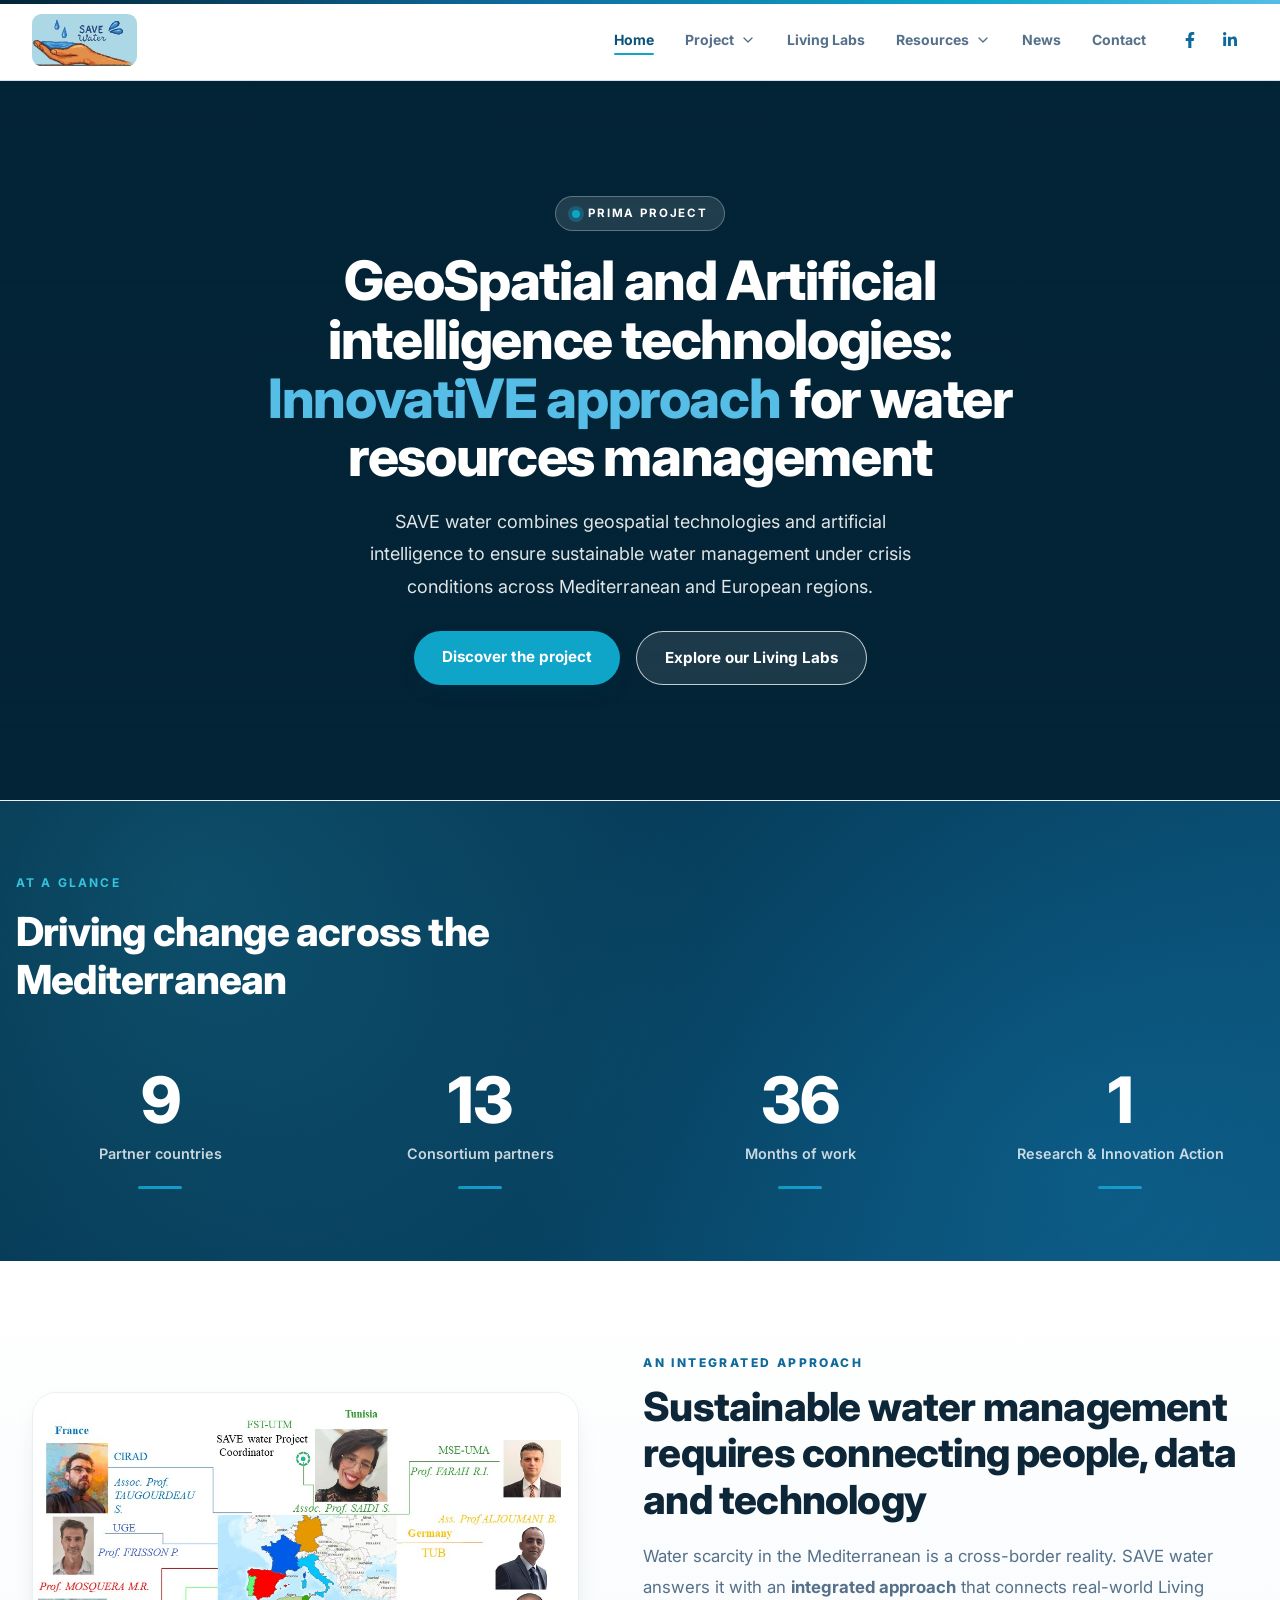
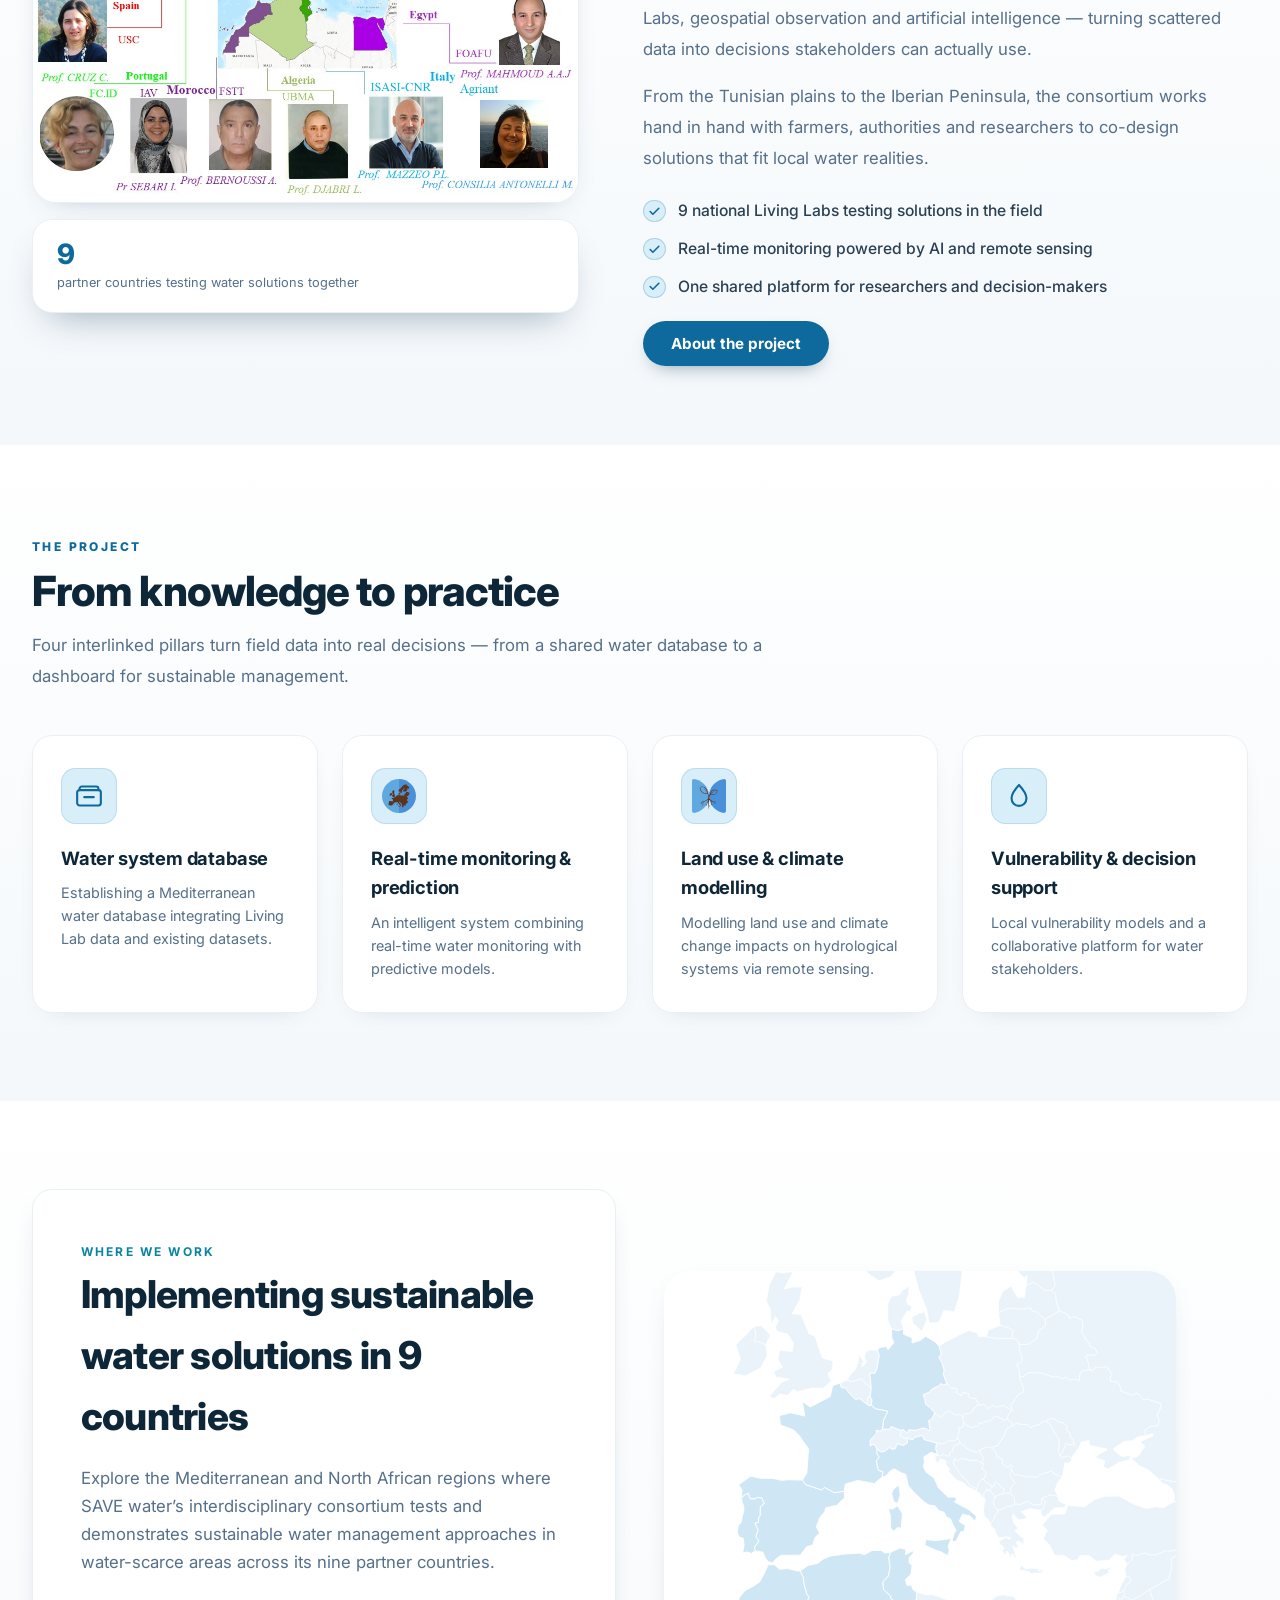
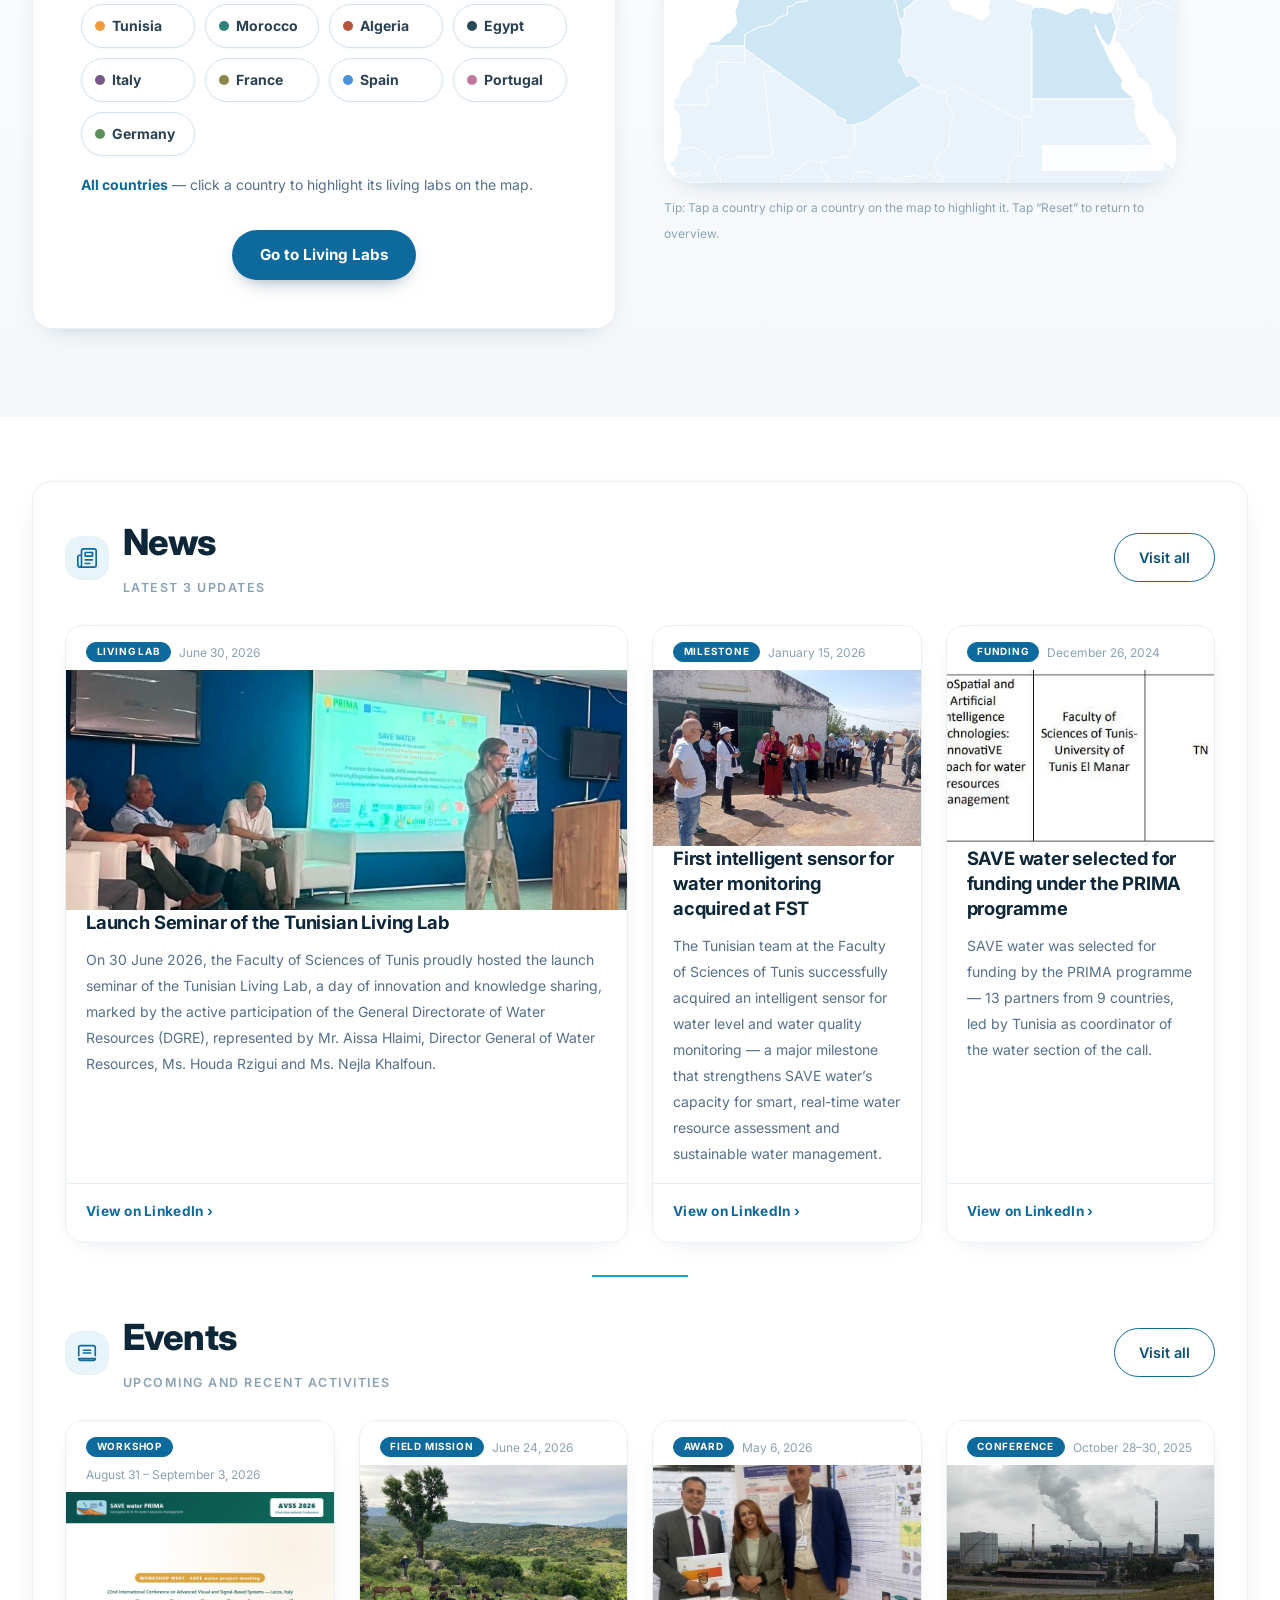
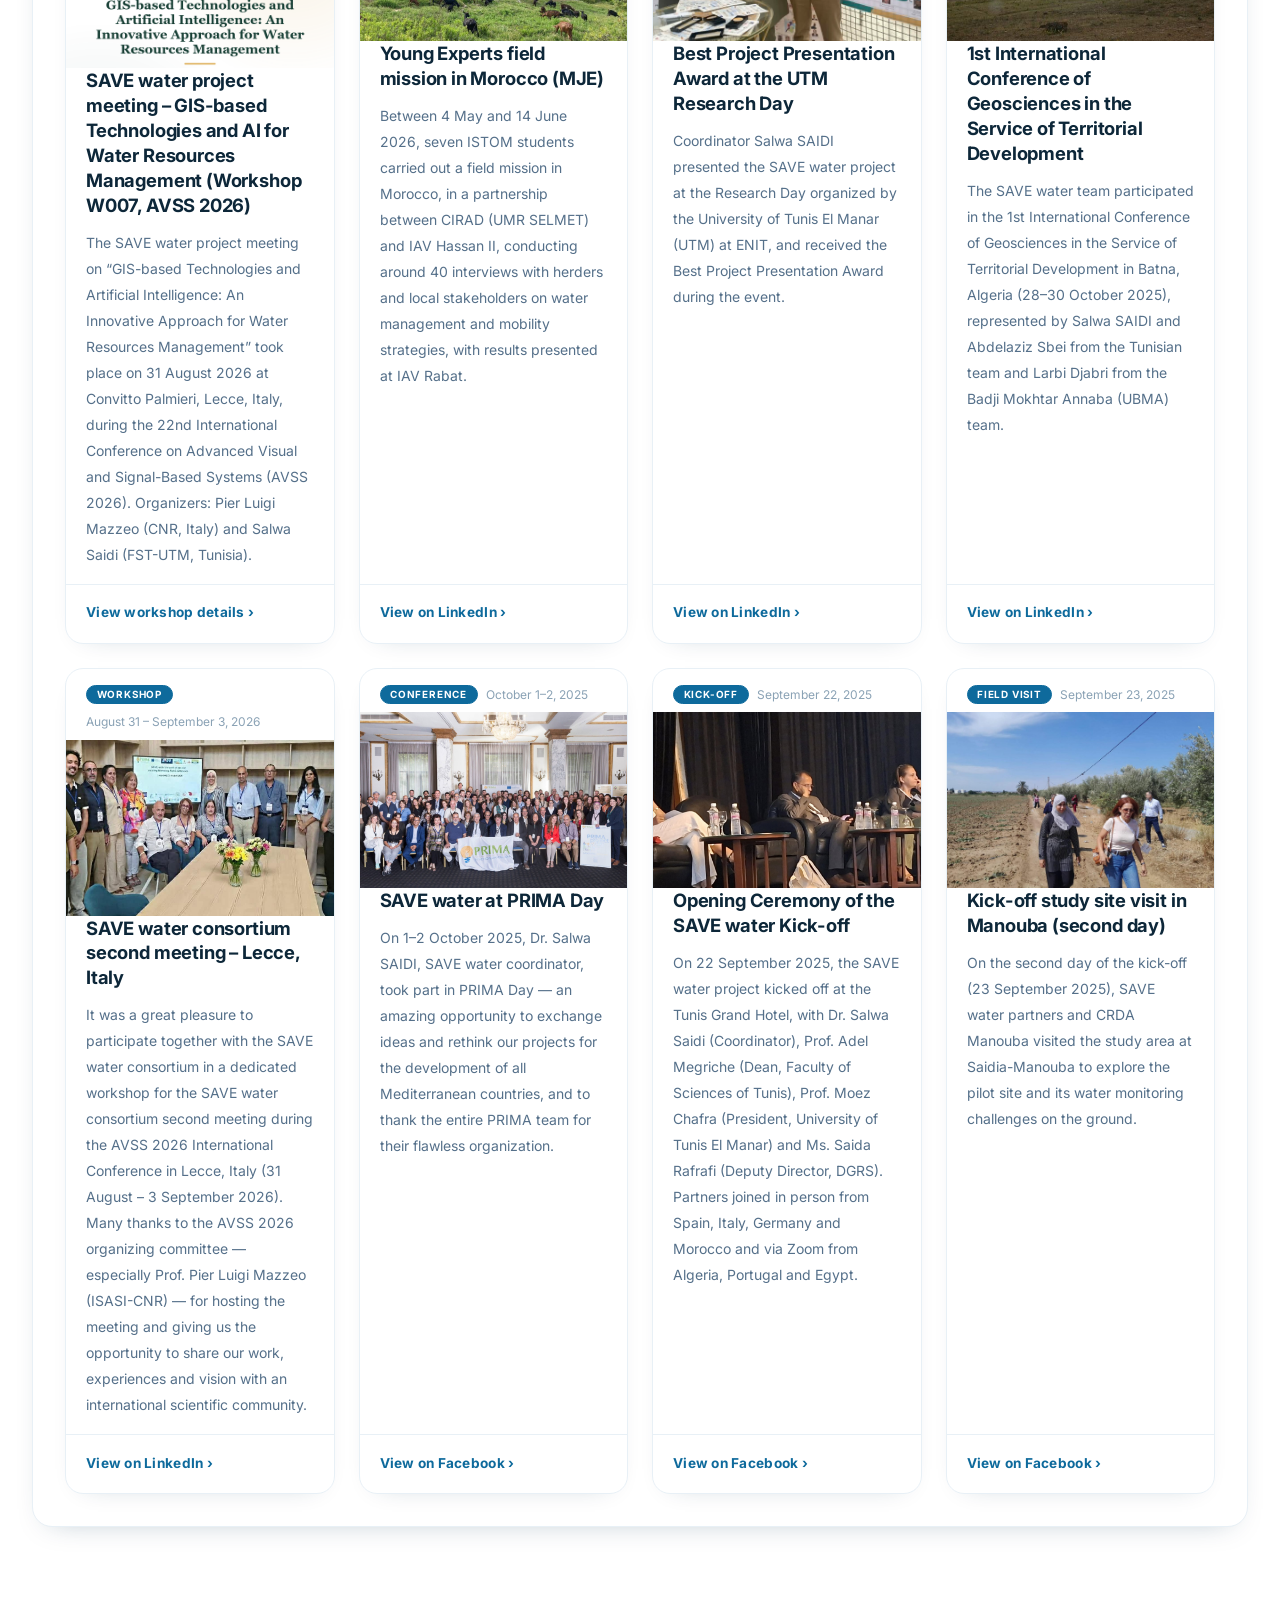
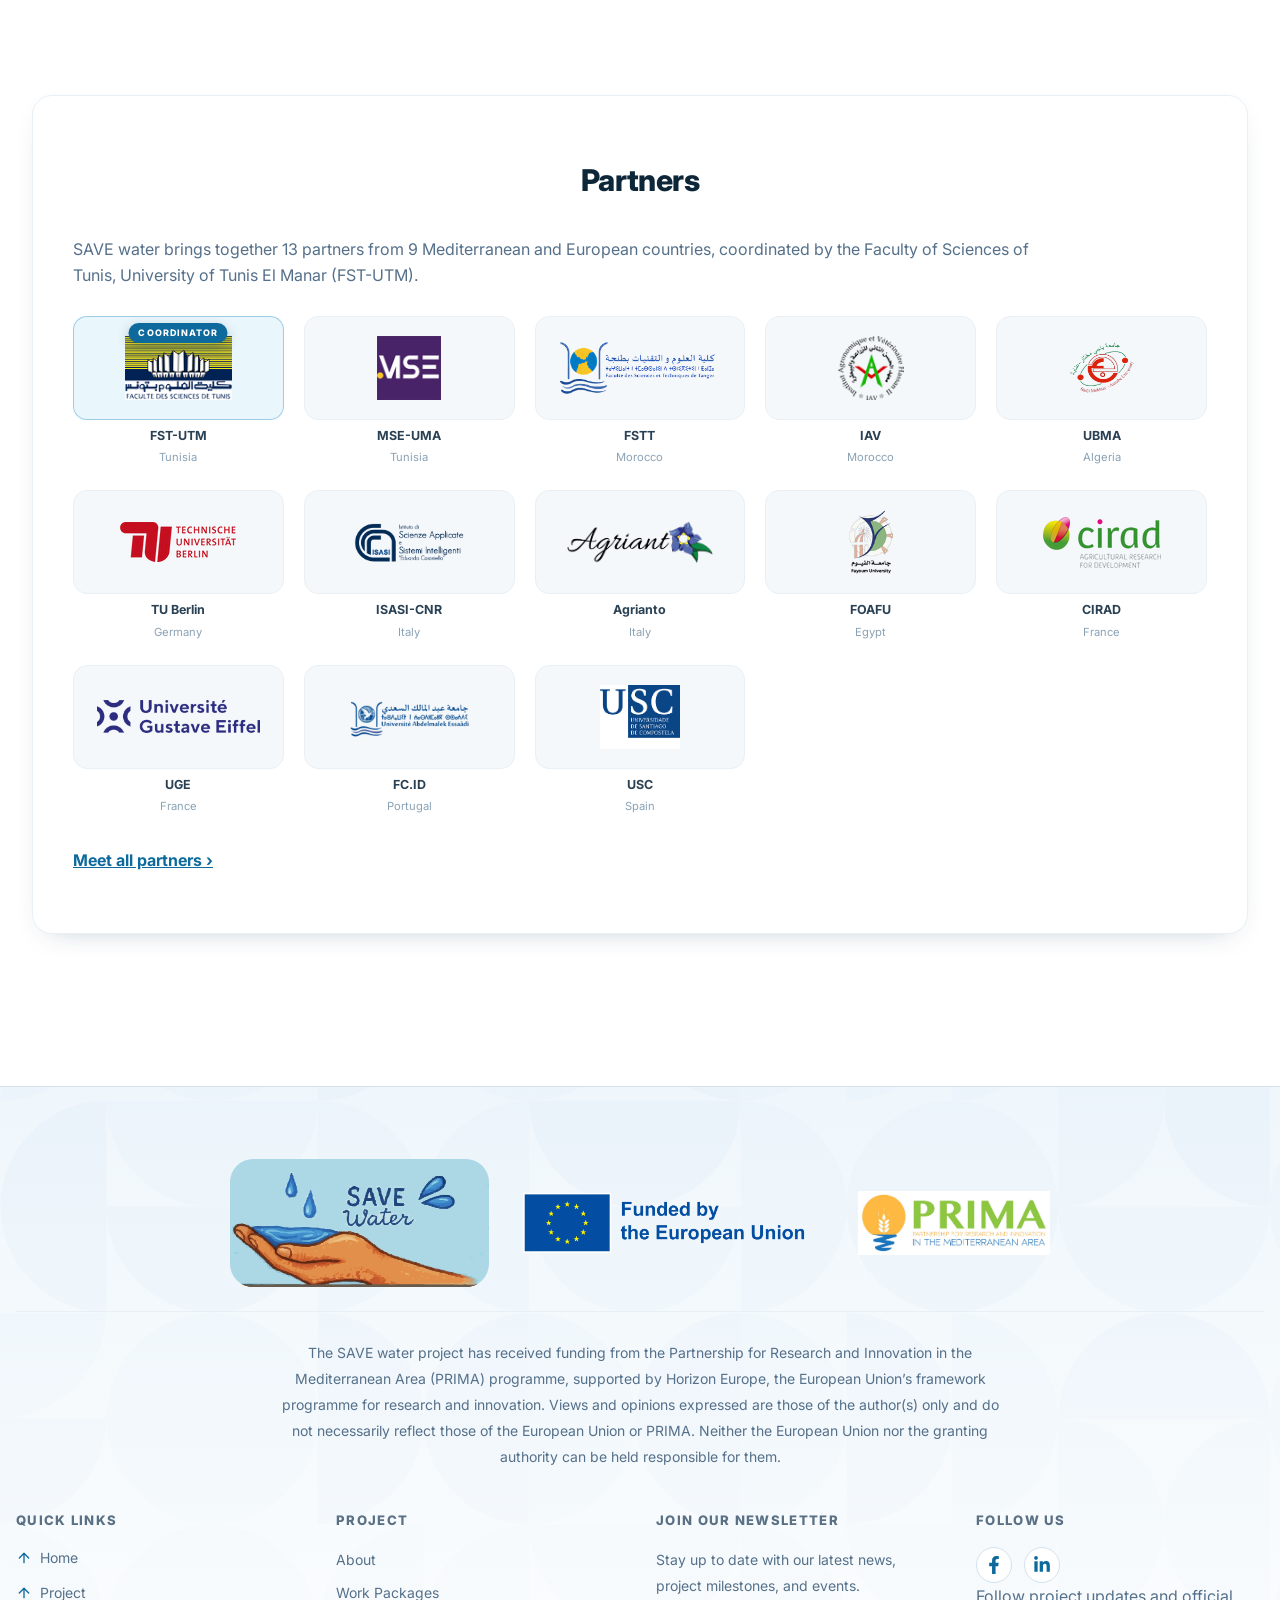
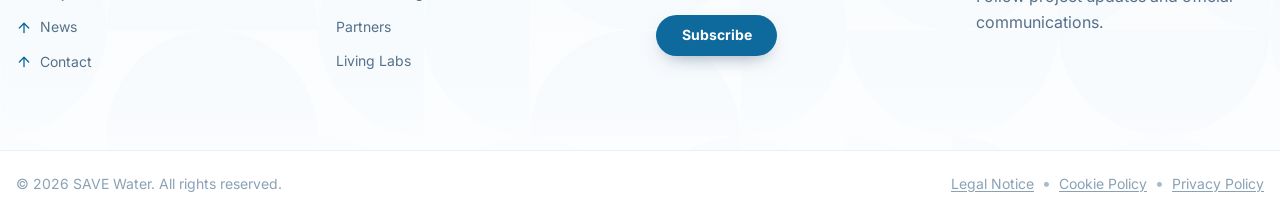
<file: index.html>
<!doctype html>
<html lang="en">
<head>
  <meta charset="UTF-8">
  <meta name="viewport" content="width=device-width, initial-scale=1.0">
  <title>SAVE water | GeoSpatial and Artificial intelligence technologies: InnovatiVE approach for water resources management</title>
  <meta name="description" content="SAVE water: GeoSpatial and Artificial intelligence technologies: InnovatiVE approach for water resources management in the Mediterranean, funded under the PRIMA programme.">
  <meta name="keywords" content="SAVE water, PRIMA, water conservation, water security, Mediterranean, water resources management, artificial intelligence">
  <meta name="author" content="SAVE water Consortium">
  <meta name="theme-color" content="#0e6a9c">
  <link rel="icon" type="image/svg+xml" href="assets/green-circle.svg">
  <link rel="preconnect" href="https://fonts.googleapis.com">
  <link rel="preconnect" href="https://fonts.gstatic.com" crossorigin>
  <link href="https://fonts.googleapis.com/css2?family=Inter:wght@400;500;600;700;800&display=swap" rel="stylesheet">
  <link rel="stylesheet" href="css/styles.css">
</head>
<body>
  <a class="skip-link" href="#main">Skip to main content</a>

  <header class="site-header">
    <div class="content-shell header-inner">
      <a href="index.html" class="brand" aria-label="SAVE Water home">
        <img class="brand-logo" src="assets/SW__Logo.svg" alt="SAVE Water logo" width="120" height="82">
      </a>

      <nav class="main-nav" aria-label="Main navigation">
        <ul class="nav-list">
          <li class="nav-item"><a class="nav-link is-active" href="index.html" aria-current="page">Home</a></li>
          <li class="nav-item nav-item--dropdown">
            <button class="nav-link" type="button" aria-haspopup="true" aria-expanded="false" aria-controls="project-menu">
              Project
              <svg class="nav-chevron" width="16" height="16" viewBox="0 0 24 24" fill="none" stroke="currentColor" stroke-width="2" stroke-linecap="round" stroke-linejoin="round" aria-hidden="true"><path d="M6 9l6 6 6-6"></path></svg>
            </button>
            <div class="dropdown" id="project-menu" role="menu">
              <a href="about.html" role="menuitem">About</a>
              <a href="work-packages.html" role="menuitem">Work Packages</a>
              <a href="partners.html" role="menuitem">Partners</a>
              <a href="deliverables.html" role="menuitem">Deliverables</a>
            </div>
          </li>
          <li class="nav-item"><a class="nav-link" href="living-labs.html">Living Labs</a></li>
          <li class="nav-item nav-item--dropdown">
            <button class="nav-link" type="button" aria-haspopup="true" aria-expanded="false" aria-controls="resources-menu">
              Resources
              <svg class="nav-chevron" width="16" height="16" viewBox="0 0 24 24" fill="none" stroke="currentColor" stroke-width="2" stroke-linecap="round" stroke-linejoin="round" aria-hidden="true"><path d="M6 9l6 6 6-6"></path></svg>
            </button>
            <div class="dropdown" id="resources-menu" role="menu">
              <a href="materials.html" role="menuitem">Materials</a>
              <a href="practice-abstracts.html" role="menuitem">Practice Abstracts</a>
              <a href="newsletter.html" role="menuitem">Newsletter</a>
            </div>
          </li>
          <li class="nav-item"><a class="nav-link" href="news.html">News</a></li>
          <li class="nav-item"><a class="nav-link" href="contact.html">Contact</a></li>
        </ul>

        <div class="nav-socials" aria-label="Social media">
          <a href="https://www.facebook.com/people/SAVE-water/61577954372614/" target="_blank" rel="noopener noreferrer" aria-label="SAVE water on Facebook">
            <svg width="16" height="16" viewBox="0 0 320 512" fill="currentColor" aria-hidden="true"><path d="M279.14 288l14.22-92.66h-88.91v-60.13c0-25.35 12.42-50.06 52.24-50.06h40.42V6.26S260.43 0 225.36 0c-73.22 0-121.08 44.38-121.08 124.72v70.62H22.89V288h81.39v224h100.17V288z"></path></svg>
          </a>
          <a href="https://www.linkedin.com/in/ACoAAGIl_0cBERCN4ELX8nYUW_dOp7b1nXNjI48?skipRedirect=true" target="_blank" rel="noopener noreferrer" aria-label="SAVE water on LinkedIn">
            <svg width="16" height="16" viewBox="0 0 448 512" fill="currentColor" aria-hidden="true"><path d="M100.28 448H7.4V148.9h92.88zM53.79 108.1C24.09 108.1 0 83.5 0 53.8a53.79 53.79 0 0 1 107.58 0c0 29.7-24.1 54.3-53.79 54.3zM447.9 448h-92.68V302.4c0-34.7-.7-79.2-48.29-79.2-48.29 0-55.69 37.7-55.69 76.7V448h-92.78V148.9h89.08v40.8h1.3c12.4-23.5 42.69-48.3 87.88-48.3 94 0 111.28 61.9 111.28 142.3V448z"></path></svg>
          </a>
          </div>
      </nav>

      <button class="nav-toggle" data-nav-toggle type="button" aria-controls="mobile-menu" aria-expanded="false" aria-label="Open navigation menu">
        <svg width="24" height="24" viewBox="0 0 24 24" fill="none" stroke="currentColor" stroke-width="2" stroke-linecap="round" stroke-linejoin="round" aria-hidden="true"><path d="M4 6h16M4 12h16M4 18h16"></path></svg>
      </button>
    </div>
  </header>

  <div class="mobile-menu" id="mobile-menu" data-mobile-menu>
    <a href="index.html" class="is-active" aria-current="page">Home</a>
    <button data-mobile-sub-toggle type="button" aria-controls="m-project-menu" aria-expanded="false">
      Project
      <svg width="16" height="16" viewBox="0 0 24 24" fill="none" stroke="currentColor" stroke-width="2" stroke-linecap="round" stroke-linejoin="round" aria-hidden="true"><path d="M6 9l6 6 6-6"></path></svg>
    </button>
    <div class="mobile-sub" id="m-project-menu">
      <a href="about.html">About</a>
      <a href="work-packages.html">Work Packages</a>
      <a href="partners.html">Partners</a>
      <a href="deliverables.html">Deliverables</a>
    </div>
    <a href="living-labs.html">Living Labs</a>
    <button data-mobile-sub-toggle type="button" aria-controls="m-resources-menu" aria-expanded="false">
      Resources
      <svg width="16" height="16" viewBox="0 0 24 24" fill="none" stroke="currentColor" stroke-width="2" stroke-linecap="round" stroke-linejoin="round" aria-hidden="true"><path d="M6 9l6 6 6-6"></path></svg>
    </button>
    <div class="mobile-sub" id="m-resources-menu">
      <a href="materials.html">Materials</a>
      <a href="practice-abstracts.html">Practice Abstracts</a>
      <a href="newsletter.html">Newsletter</a>
    </div>
    <a href="news.html">News</a>
    <a href="contact.html">Contact</a>
    <div class="mobile-socials">
      <a href="https://www.facebook.com/people/SAVE-water/61577954372614/" target="_blank" rel="noopener noreferrer">Facebook</a>
      <a href="https://www.linkedin.com/in/ACoAAGIl_0cBERCN4ELX8nYUW_dOp7b1nXNjI48?skipRedirect=true" target="_blank" rel="noopener noreferrer">LinkedIn</a>
      </div>
  </div>

  <main id="main">
    <!-- Hero -->
    <section class="hero-editorial hero-editorial--video">
      <video class="hero-video" autoplay muted loop playsinline preload="auto" aria-hidden="true">
        <source src="assets/videos/mediterranean-sea.mp4" type="video/mp4">
      </video>
      <div class="hero-video-overlay" aria-hidden="true"></div>
      <div class="hero-editorial-top">
        <div class="content-shell">
          <div class="hero-editorial-grid">
            <div class="hero-copy reveal">
              <span class="hero-eyebrow"><span class="dot-live" aria-hidden="true"></span>PRIMA Project</span>
              <h1>GeoSpatial and Artificial intelligence technologies: <span class="hl">InnovatiVE approach</span> for water resources management</h1>
              <p class="hero-sub">SAVE water combines geospatial technologies and artificial intelligence to ensure sustainable water management under crisis conditions across Mediterranean and European regions.</p>
              <div class="hero-actions">
                <a class="btn--hero" href="about.html">Discover the project</a>
                <a class="btn--ghost" href="living-labs.html">Explore our Living Labs</a>
              </div>
            </div>
          </div>
        </div>
      </div>
    </section>

    <!-- Key numbers -->
    <section class="stats-band">
      <div class="stats-band-inner">
        <span class="stats-eyebrow">At a glance</span>
        <h2>Driving change across the Mediterranean</h2>
        <div class="stat-grid">
          <div class="stat">
            <span class="stat-value" data-count="9">9</span>
            <span class="stat-label">Partner countries</span>
          </div>
          <div class="stat">
            <span class="stat-value" data-count="13">13</span>
            <span class="stat-label">Consortium partners</span>
          </div>
          <div class="stat">
            <span class="stat-value" data-count="36">36</span>
            <span class="stat-label">Months of work</span>
          </div>
          <div class="stat">
            <span class="stat-value" data-count="1">1</span>
            <span class="stat-label">Research &amp; Innovation Action</span>
          </div>
        </div>
      </div>
    </section>

    <!-- An integrated approach -->
    <section class="approach-section section-shell" aria-labelledby="approach-title">
      <div class="content-shell">
        <div class="approach-block">
          <figure class="approach-figure reveal reveal--left">
            <img src="assets/consotuim as a whole 2024.jpg" alt="The SAVE water consortium, working together across nine countries" loading="lazy">
            <div class="approach-stat">
              <strong>9</strong>
              <span>partner countries testing water solutions together</span>
            </div>
          </figure>
          <div class="approach-copy reveal reveal--right">
            <span class="kicker">An integrated approach</span>
            <h2 id="approach-title">Sustainable water management requires connecting people, data and technology</h2>
            <p>Water scarcity in the Mediterranean is a cross-border reality. SAVE water answers it with an <strong>integrated approach</strong> that connects real-world Living Labs, geospatial observation and artificial intelligence &mdash; turning scattered data into decisions stakeholders can actually use.</p>
            <p>From the Tunisian plains to the Iberian Peninsula, the consortium works hand in hand with farmers, authorities and researchers to co-design solutions that fit local water realities.</p>
            <ul class="check-list">
              <li>9 national Living Labs testing solutions in the field</li>
              <li>Real-time monitoring powered by AI and remote sensing</li>
              <li>One shared platform for researchers and decision-makers</li>
            </ul>
            <a class="btn--map" href="about.html">About the project</a>
          </div>
        </div>
      </div>
    </section>

    <!-- The Project pillars -->
    <section class="pillars-section section-shell">
      <div class="content-shell">
        <div class="editorial-head reveal">
          <span class="kicker">The Project</span>
          <h2>From knowledge to practice</h2>
          <p>Four interlinked pillars turn field data into real decisions &mdash; from a shared water database to a dashboard for sustainable management.</p>
        </div>
        <div class="pillar-grid stagger">
          <div class="pillar-card">
            <svg width="26" height="26" viewBox="0 0 24 24" fill="none" stroke="currentColor" stroke-linecap="round" stroke-linejoin="round" aria-hidden="true"><path d="M4 7V6a2 2 0 0 1 2-2h12a2 2 0 0 1 2 2v1"></path><path d="M4 7h16a2 2 0 0 1 2 2v9a2 2 0 0 1-2 2H4a2 2 0 0 1-2-2V9a2 2 0 0 1 2-2Z"></path><path d="M8 13h8"></path></svg>
            <h3>Water system database</h3>
            <p>Establishing a Mediterranean water database integrating Living Lab data and existing datasets.</p>
          </div>
          <div class="pillar-card">
            <img src="assets/EU-DQZ8y90G.svg" alt="Real-time monitoring icon" loading="lazy">
            <h3>Real-time monitoring &amp; prediction</h3>
            <p>An intelligent system combining real-time water monitoring with predictive models.</p>
          </div>
          <div class="pillar-card">
            <img src="assets/Ecosystem-CusqEbJY.svg" alt="Ecosystem services" loading="lazy">
            <h3>Land use &amp; climate modelling</h3>
            <p>Modelling land use and climate change impacts on hydrological systems via remote sensing.</p>
          </div>
          <div class="pillar-card">
            <svg width="26" height="26" viewBox="0 0 24 24" fill="none" stroke="currentColor" stroke-linecap="round" stroke-linejoin="round" aria-hidden="true"><path d="M12 2.7s6.3 6.7 6.3 11.3a6.3 6.3 0 0 1-12.6 0C5.7 9.4 12 2.7 12 2.7Z"></path></svg>
            <h3>Vulnerability &amp; decision support</h3>
            <p>Local vulnerability models and a collaborative platform for water stakeholders.</p>
          </div>
        </div>
      </div>
    </section>

    <!-- Consortium & Living Labs -->
    <section class="map-section section-shell">
      <div class="content-shell">
        <div class="map-grid">
          <div class="map-panel reveal reveal--left">
            <span class="eyebrow">Where we work</span>
            <h2>Implementing sustainable water solutions in 9 countries</h2>
            <p class="map-intro">Explore the Mediterranean and North African regions where SAVE water&rsquo;s interdisciplinary consortium tests and demonstrates sustainable water management approaches in water-scarce areas across its nine partner countries.</p>

            <div class="region-chips" role="group" aria-label="Toggle country overlays">
              <button class="region-chip" type="button" data-region="Tunisia" data-country="TN" aria-pressed="false">
                <span class="dot" style="background:#ee9c39"></span>
                <span class="label">Tunisia</span>
                <span class="check" aria-hidden="true">&#10003;</span>
              </button>
              <button class="region-chip" type="button" data-region="Morocco" data-country="MA" aria-pressed="false">
                <span class="dot" style="background:#2e8479"></span>
                <span class="label">Morocco</span>
                <span class="check" aria-hidden="true">&#10003;</span>
              </button>
              <button class="region-chip" type="button" data-region="Algeria" data-country="DZ" aria-pressed="false">
                <span class="dot" style="background:#b7543d"></span>
                <span class="label">Algeria</span>
                <span class="check" aria-hidden="true">&#10003;</span>
              </button>
              <button class="region-chip" type="button" data-region="Egypt" data-country="EG" aria-pressed="false">
                <span class="dot" style="background:#284b55"></span>
                <span class="label">Egypt</span>
                <span class="check" aria-hidden="true">&#10003;</span>
              </button>
              <button class="region-chip" type="button" data-region="Italy" data-country="IT" aria-pressed="false">
                <span class="dot" style="background:#775786"></span>
                <span class="label">Italy</span>
                <span class="check" aria-hidden="true">&#10003;</span>
              </button>
              <button class="region-chip" type="button" data-region="France" data-country="FR" aria-pressed="false">
                <span class="dot" style="background:#86884c"></span>
                <span class="label">France</span>
                <span class="check" aria-hidden="true">&#10003;</span>
              </button>
              <button class="region-chip" type="button" data-region="Spain" data-country="ES" aria-pressed="false">
                <span class="dot" style="background:#4a90d9"></span>
                <span class="label">Spain</span>
                <span class="check" aria-hidden="true">&#10003;</span>
              </button>
              <button class="region-chip" type="button" data-region="Portugal" data-country="PT" aria-pressed="false">
                <span class="dot" style="background:#c1789a"></span>
                <span class="label">Portugal</span>
                <span class="check" aria-hidden="true">&#10003;</span>
              </button>
              <button class="region-chip" type="button" data-region="Germany" data-country="DE" aria-pressed="false">
                <span class="dot" style="background:#5d8f5a"></span>
                <span class="label">Germany</span>
                <span class="check" aria-hidden="true">&#10003;</span>
              </button>
            </div>

            <p class="map-status" data-map-status aria-live="polite"><strong>All countries</strong> &mdash; click a country to highlight its living labs on the map.</p>

            <div class="map-cta">
              <a class="btn--map" href="living-labs.html">Go to Living Labs</a>
            </div>
          </div>

          <div class="map-figure reveal reveal--right">
            <div class="map-stage">
              <svg xmlns="http://www.w3.org/2000/svg" viewBox="424.43 260 168.21 168.21" role="img" aria-label="SAVE water consortium countries across the Mediterranean and North Africa" class="sw-map" data-save-water-map="true">
  <g class="map-land">
    <path d="M532.985,334.657L532.629,335.93L533.027,337.524L534.19,338.425L534.134,339.393L533.223,339.925L533.054,341.115L531.75,342.88L531.274,342.626L531.218,341.826L529.665,340.601L529.421,338.851L529.658,336.323L530.041,335.164L529.568,334.573L529.38,333.377L530.596,331.512L530.774,332.227L531.528,331.891L532.125,332.907L532.796,333.293z"/>
    <path d="M597.453,337.502L601.349,336.923L601.93,337.897L602.998,338.537L602.434,339.461L603.927,340.719L603.137,341.881L604.327,342.869L605.586,343.462L605.648,345.958L604.633,346.064L603.488,343.984L603.501,343.427L602.262,343.435L601.432,342.462L600.849,342.561L599.744,341.498L597.659,340.59L597.929,338.803z"/>
    <path d="M522.861,309.853L522.648,311.557L521.069,311.565L521.613,312.464L520.682,315.111L520.147,315.8L517.695,315.901L516.28,316.823L513.964,316.509L509.955,315.458L509.329,314.034L506.558,314.746L506.231,315.523L504.533,314.943L503.102,314.832L501.833,314.085L502.262,313.078L502.154,312.344L503,312.116L504.419,313.264L504.818,312.173L507.291,312.35L509.295,311.606L510.64,311.733L511.514,312.582L511.775,311.878L511.378,309.158L512.385,308.624L513.374,306.673L515.457,308.037L517.034,306.302L518.021,305.983L520.198,307.281L521.515,307.061L522.807,307.861L522.582,308.396z"/>
    <path d="M601.432,342.462l0.831,0.973l1.239,-0.008l-0.013,0.558l1.145,2.08l-1.923,-0.477l-1.417,-1.661l-0.445,-1.366L601.432,342.462zM608.081,337.029l1.241,0.253l0.481,-0.945l1.674,-1.506l1.474,1.965l1.426,2.623l1.307,0.172l0.863,0.988l-2.31,0.294l-0.487,2.823l-0.482,1.263l-1.028,0.839l0.075,1.769l-0.698,0.178l-1.749,-1.869l0.967,-1.779l-0.829,-1.062l-1.051,0.268l-3.307,2.656l-0.062,-2.496l-1.259,-0.593l-1.19,-0.988l0.791,-1.162l-1.494,-1.258l0.564,-0.924l-1.068,-0.64l-0.581,-0.974l0.687,-0.607l2.089,1.068l1.511,0.22l0.382,-0.435l-1.381,-2.017l0.728,-0.517l0.788,0.126L608.081,337.029z"/>
    <path d="M528.542,323.106L529.558,323.096L528.856,324.823L530.208,326.323L529.799,328.144L529.139,328.314L528.615,328.666L527.703,329.559L527.292,331.658L524.811,330.215L523.752,328.613L522.684,327.76L521.395,326.313L520.787,325.104L519.414,323.27L520,321.629L521.007,322.539L521.614,321.717L522.924,321.629L525.335,322.287L527.273,322.232z"/>
    <path d="M484.548,295.906L486.601,296.258L489.199,295.327L490.974,297.283L492.515,298.319L492.197,301.287L491.466,301.452L491.162,303.882L488.709,301.909L487.271,302.247L485.313,300.19L484.01,298.422L482.707,298.35L482.301,296.788z"/>
    <path d="M467.325,436.401L465.406,435.672L464.092,435.779L463.112,436.49L461.851,435.894L461.361,434.958L460.1,434.341L459.914,432.695L460.679,431.491L460.614,430.528L462.84,428.167L463.251,426.207L464.02,425.508L465.375,425.894L466.551,425.311L466.932,424.574L469.107,423.287L469.643,422.388L472.263,421.192L473.807,420.782L474.506,421.335L476.304,421.322L476.082,422.718L476.458,424.027L478.037,425.899L478.125,427.284L481.357,427.932L481.294,429.884L480.681,430.735L479.311,431.001L478.739,432.243L477.775,432.564L475.32,432.504L474.023,432.278L473.118,432.736L471.879,432.529L467.008,432.663L466.942,434.271z"/>
    <path d="M538.78,325.558L539.587,327.156L540.673,326.872L542.828,327.476L546.945,327.68L548.336,326.692L551.637,325.788L553.677,327.2L555.326,327.606L553.871,329.202L552.847,331.931L553.751,334.086L551.337,333.581L548.481,334.764L548.451,336.623L545.902,336.974L543.927,335.673L541.682,336.697L539.608,336.589L539.409,334.116L538.005,332.907L538.466,332.373L538.162,331.922L538.633,330.712L539.702,329.517L538.34,327.856L538.088,326.441z"/>
    <path d="M482.8,445.918L480.483,446.246L479.792,444.312L479.92,437.852L479.355,437.27L479.249,435.884L478.275,434.893L477.418,434.057L477.775,432.564L478.739,432.243L479.311,431.001L480.681,430.735L481.294,429.884L482.235,429.05L483.24,429.042L485.378,430.681L485.269,431.625L485.899,433.309L485.347,434.45L485.643,435.211L484.282,436.961L483.418,437.826L482.89,439.604L482.961,441.395z"/>
    <path d="M541.099,284.075L543.809,284.107L546.853,282.31L547.504,279.586L549.803,278.024L549.539,275.817L551.244,274.982L554.256,273.053L557.208,274.309L557.606,275.545L559.078,274.952L561.819,276.135L562.093,278.443L561.493,279.757L563.25,282.91L564.392,283.779L564.223,284.637L566.113,285.468L566.921,286.722L565.83,287.744L563.568,287.582L563.028,288.017L563.687,289.557L564.376,292.494L561.969,292.764L561.105,293.759L560.925,296.024L559.81,295.591L557.279,295.806L556.544,294.756L555.493,295.539L554.438,294.89L552.23,294.8L549.101,293.716L546.269,293.361L544.096,293.462L542.56,294.687L541.219,294.862L541.166,292.849L540.301,290.732L541.982,289.792L541.999,287.944L541.221,286.165z"/>
    <path d="M502.154,312.344L502.262,313.078L501.833,314.085L503.102,314.832L504.533,314.943L504.311,316.613L503.075,317.297L501,316.789L500.393,318.419L499.058,318.547L498.572,317.908L497,319.272L495.648,319.463L494.441,318.603L493.479,316.832L492.14,317.466L492.181,315.628L494.231,313.325L494.141,312.275L495.419,312.656L496.188,311.949L498.573,311.978L499.149,311.075z"/>
    <path d="M511.916,457.069L511.566,456.917L509.907,457.276L508.203,456.903L506.871,457.086L502.308,457.022L502.717,454.821L501.622,452.977L500.342,452.503L499.772,451.252L499.054,450.852L499.086,450.079L499.808,448.1L501.142,445.398L501.953,445.373L503.623,443.731L504.686,443.685L506.26,444.838L508.187,443.893L508.449,442.726L509.079,441.594L509.513,440.17L511.012,439.01L511.578,437.035L512.173,436.406L512.568,434.936L513.31,433.128L515.671,430.931L515.82,429.985L516.125,429.471L515.015,428.335L515.105,427.426L515.897,427.262L517.012,429.09L517.199,430.979L517.097,432.865L518.623,435.44L517.057,435.412L516.266,435.614L514.988,435.33L514.378,436.664L516.034,438.311L517.255,438.789L517.649,439.955L518.534,441.895L518.094,442.656L516.684,445.499L516.011,446.008L515.795,448.178L516.074,449.356L515.848,450.189L517.173,451.648L517.412,452.65L518.447,454.091L519.729,454.988L519.855,456.26L520.15,457.068L519.949,458.573L517.721,457.914L515.454,457.179z"/>
    <path d="M570.306,358.286L572.2,356.827L569.651,357.851L567.631,357.804L567.226,358.629L567.028,358.647L565.696,358.773L566.351,360.14L567.724,360.58L570.598,359.2L570.51,358.926z"/>
    <path d="M522.807,307.861L521.515,307.061L520.198,307.281L518.021,305.983L517.034,306.302L515.457,308.037L513.374,306.673L511.791,304.837L510.36,303.804L510.063,301.979L509.572,300.683L511.61,299.729L512.651,298.631L514.665,297.773L515.368,296.927L516.107,297.438L517.358,296.974L518.688,298.403L520.784,298.788L520.609,299.999L522.132,300.904L522.55,299.773L524.474,300.264L524.739,301.631L526.824,301.895L528.114,304.025L527.278,304.03L526.844,304.804L526.2,304.99L526.017,305.963L525.48,306.165L525.404,306.561L524.447,307L523.205,306.929z"/>
    <path d="M596.046,427.719L596.71,428.602L596.622,429.785L595.022,430.466L596.226,431.245L595.193,432.764L594.571,432.258L593.896,432.46L592.33,432.412L592.285,431.548L592.066,430.764L593.015,429.429L594,428.168L595.201,428.416z"/>
    <path d="M510.834,275.843l-1.683,3.971l-2.934,-2.761l-0.391,-2.054l4.113,-1.656L510.834,275.843zM505.849,271.592l-0.685,1.901l-0.835,-0.545l-2.019,3.587l0.762,2.389l-1.794,0.741l-2.119,-0.642l-1.138,-2.723l-0.085,-5.12l0.467,-1.375l0.804,-1.54l2.47,-0.32l0.984,-1.429l2.256,-1.473l-0.095,2.676l-0.83,1.676l0.336,1.429L505.849,271.592z"/>
    <path d="M543.423,264.71L543.748,261.586L542.717,262.258L540.938,260.358L540.694,257.245L544.24,255.717L547.772,254.915L550.814,255.827L553.708,255.664L554.13,256.624L552.135,259.756L552.966,264.718L551.765,266.377L549.453,266.368L547.04,264.426L545.811,263.78z"/>
    <path d="M438.411,383.192L436.633,386.392L434.766,387.527L433.753,389.444L433.687,391.088L432.945,392.88L432.001,393.374L430.44,395.315L429.476,397.458L429.657,398.482L428.739,400.053L427.663,400.873L427.53,402.263L427.41,403.526L428.021,402.529L439.001,402.548L438.47,398.204L439.156,396.648L441.783,396.375L441.692,388.524L450.895,388.687L450.903,383.96L450.957,383.352L450.956,383.148L438.446,383.162z"/>
    <path d="M594,428.168L593.042,427.244L591.889,425.566L590.646,424.646L589.921,423.654L587.48,422.501L585.558,422.467L584.882,421.865L583.238,422.542L581.536,421.234L580.66,423.383L577.396,422.782L577.098,421.629L578.305,417.378L578.582,415.446L579.465,414.552L581.53,414.072L582.949,412.402L584.577,415.783L585.35,418.449L586.886,419.859L590.713,422.583L592.271,424.222L593.791,425.876L594.668,426.859L596.046,427.719L595.201,428.416z"/>
    <path d="M581.536,421.234L583.238,422.542L584.882,421.865L585.558,422.467L587.48,422.501L589.921,423.654L590.646,424.646L591.889,425.566L593.042,427.244L594,428.168L593.015,429.429L592.066,430.764L592.285,431.548L592.33,432.412L593.896,432.46L594.571,432.258L595.193,432.764L594.582,433.769L595.617,435.328L596.651,436.689L597.722,437.696L606.889,441.04L609.248,441.022L601.324,449.438L597.672,449.561L595.173,451.53L593.375,451.582L592.608,452.462L590.692,452.461L589.562,451.518L587,452.686L586.172,453.849L584.302,453.629L583.681,453.307L583.024,453.384L582.138,453.356L578.589,450.985L576.638,450.985L575.68,450.065L575.68,448.496L574.224,448.026L572.566,444.979L571.286,444.328L570.794,443.206L569.374,441.837L567.651,441.635L568.606,440.033L570.095,439.964L570.514,439.104L570.477,436.567L571.306,433.606L572.634,432.812L572.916,431.651L574.118,429.478L575.809,428.065L576.949,425.248L577.396,422.782L580.66,423.383z"/>
    <path d="M459.378,281.001l-1.503,3.287l-2.119,-0.98l-1.734,0.065l0.578,-2.571l-0.578,-2.604l2.351,-0.202L459.378,281.001zM466.827,260.239l-2.997,5.729l2.856,-0.716l3.072,0.027l-0.731,4.218l-2.521,4.535l2.899,0.318l0.223,0.524l2.497,5.787l1.919,0.774l1.726,5.409l0.799,1.841l3.397,0.882l-0.341,2.933l-1.428,1.331l1.12,2.327l-2.522,2.328l-3.751,-0.041l-4.773,1.212l-1.308,-0.867l-1.854,2.058l-2.594,-0.497l-1.97,1.667l-1.491,-0.87l4.112,-4.636l2.51,-0.966l-0.022,-0.004l-4.379,-0.749l-0.793,-1.799l2.93,-1.413l-1.536,-2.479l0.533,-3.056l4.167,0.425l0.005,0l0.413,-2.743l-1.878,-2.952l-0.042,-0.068l-3.405,-0.852l-0.668,-1.318l1.019,-2.195l-0.922,-1.366l-1.51,2.338l-0.164,-4.797l-1.416,-2.587l1.018,-5.356l2.178,-4.311l2.239,0.425L466.827,260.239z"/>
    <path d="M591.765,335.853L592.183,334.253L591.482,331.676L589.862,330.272L588.308,329.833L587.281,328.657L587.623,328.202L589.993,328.86L594.121,329.481L597.938,331.313L598.43,332.019L600.13,331.422L602.745,332.216L603.604,333.766L605.366,334.637L604.638,335.153L606.019,337.17L605.637,337.604L604.125,337.384L602.036,336.316L601.349,336.923L597.453,337.502L594.752,335.675z"/>
    <path d="M428.032,426.427L428.39,425.157L431.444,425.075L432.077,424.396L432.966,424.35L434.073,425.056L434.943,425.069L435.867,424.586L436.434,425.415L435.22,426.058L434.002,426.007L432.799,425.402L431.76,426.063L431.258,426.087L430.584,426.488z"/>
    <path d="M451.59,441.914L450.797,441.841L450.226,442.973L449.433,442.959L448.887,442.361L449.073,441.232L447.9,439.508L447.168,439.825L446.569,439.888L445.797,440.049L445.829,439.016L445.378,438.279L445.469,437.458L444.861,436.271L444.081,435.26L441.839,435.257L441.185,435.79L440.413,435.854L439.934,436.464L439.61,437.247L438.112,438.488L436.882,436.818L435.792,435.712L435.074,435.346L434.374,434.783L434.055,433.532L433.645,432.907L432.83,432.442L434.077,431.058L434.927,431.11L435.659,430.633L436.277,430.628L436.719,430.251L436.48,429.308L436.788,429.01L436.839,428.042L438.192,428.072L440.208,428.768L440.826,428.704L441.036,428.386L442.565,428.612L442.97,428.451L443.131,429.495L443.576,429.492L444.308,429.112L444.773,429.207L445.551,429.93L446.751,430.158L447.52,429.542L448.426,429.16L449.1,428.761L449.661,428.836L450.284,429.462L450.618,430.248L451.767,431.439L451.192,432.17L451.083,433.093L451.68,432.814L452.03,433.145L451.882,433.989L452.738,434.806L452.179,435.025L451.954,435.985L452.6,437.153L453.293,439.41L452.251,439.749L451.983,440.14L452.2,440.684L452.035,441.91z"/>
    <path d="M541.704,356.712l1.533,1.156l2.182,-0.195l2.086,0.243l-0.067,0.595l1.528,-0.41l-0.351,1.007l-4.038,0.29l0.028,-0.563l-3.421,-0.666L541.704,356.712zM549.847,335.754l-0.868,2.325l-0.666,0.414l-1.708,-0.104l-1.463,-0.35l-3.396,0.959l1.944,2.062l-1.424,0.594l-1.562,0.004l-1.483,-1.884l-0.526,0.804l0.626,2.176l1.403,1.697l-1.057,0.788l1.562,1.65l1.388,1.033l0.042,2l-1.358,-1.146l-1.236,0.209l0.827,1.799l-0.917,0.19l-1,-0.694l1.2,3.952l-0.583,0.014l-0.446,-1.263l-0.573,-0.025l-0.26,1.318l-0.454,-0.299l0.102,-0.739l-0.561,-1.045h-0.637l0.118,0.843l-0.25,0.267l-0.616,-0.54l-0.383,-1.021l0.519,-0.569l-0.357,-0.74l-0.408,-0.382l-0.423,-0.094l-0.491,-0.943l0.583,-0.519l0.357,-0.484l0.561,0.102l0.251,-0.41l0.59,-0.163l0.683,0.461l0.553,0.169l0.386,-0.622l-0.938,-0.084l-0.555,-0.194l-1.25,0.28l-1.219,0.048l-1.093,-1.641l-0.181,-0.254l0.167,-0.642l-1.423,-1.155l-0.19,-1.03l1.304,-1.765l0.168,-1.19l0.911,-0.533l0.056,-0.968l1.834,-0.327l1.069,-0.81l1.52,0.072l0.461,-0.647l0.534,-0.124l2.074,0.107l2.245,-1.024l1.976,1.301l2.548,-0.351l0.031,-1.859L549.847,335.754z"/>
    <path d="M432.83,432.442L431.333,431.255L430.152,431.066L429.509,430.265L429.525,429.832L428.67,429.227L428.492,428.617L429.977,428.152L430.906,428.244L431.657,427.923L436.839,428.042L436.788,429.01L436.48,429.308L436.719,430.251L436.277,430.628L435.659,430.633L434.927,431.11L434.077,431.058z"/>
    <path d="M528.049,318.934L528.73,320.484L529.621,321.618L528.542,323.106L527.273,322.232L525.335,322.287L522.924,321.629L521.614,321.717L521.007,322.539L520,321.629L519.414,323.27L520.787,325.104L521.395,326.313L522.684,327.76L523.752,328.613L524.811,330.215L527.292,331.658L526.984,332.303L524.348,330.896L522.722,329.521L520.158,328.379L517.8,325.526L518.366,325.234L517.087,323.586L517.035,322.254L515.232,321.629L514.373,323.335L513.545,322.013L513.608,320.633L513.708,320.569L515.662,320.705L516.175,320.031L517.129,320.683L518.229,320.76L518.219,319.644L519.193,319.234L519.466,317.607L521.698,316.531L522.589,317.031L524.685,318.762L527.001,319.533z"/>
    <path d="M520.682,315.111L521.613,312.464L521.069,311.565L522.648,311.557L522.861,309.853L524.288,310.922L525.322,311.376L527.675,310.866L527.901,310.027L529.015,309.903L530.38,309.252L530.684,309.521L532,308.997L532.658,308.005L533.577,307.747L536.58,309.028L537.178,308.598L538.734,309.741L538.93,310.861L537.217,311.733L535.891,314.531L534.195,317.292L531.947,318.054L530.197,317.875L528.049,318.934L527.001,319.533L524.685,318.762L522.589,317.031L521.698,316.531L521.153,315.156z"/>
    <path d="M457.875,284.288L458.337,287.648L456.218,291.771L451.248,294.453L447.279,293.77L449.552,288.99L448.088,284.223L451.902,280.47L454.021,278.198L454.6,280.802L454.021,283.373L455.756,283.308z"/>
    <path d="M575.406,366.825L574.918,367.868L573.903,367.41L573.317,369.606L574.021,369.975L573.305,370.426L573.184,371.287L574.502,370.844L574.568,372.114L573.171,377.28L571.328,371.725L572.144,370.648L571.953,370.462L572.694,368.927L573.263,366.433L573.664,365.59L573.741,365.556L574.68,365.562L574.938,364.978L575.69,364.934L575.733,366.297L575.353,366.802z"/>
    <path d="M602.605,355.773L604.444,356.807L604.656,358.807L603.245,359.982L602.595,362.62L604.537,365.801L607.972,367.62L609.415,370.123L608.956,372.489L609.851,372.488L609.879,374.217L611.43,375.914L609.767,375.756L607.882,375.487L605.825,378.567L600.612,378.312L592.706,371.821L588.528,369.529L585.151,368.637L584.021,364.596L590.228,361.097L591.288,356.976L591.023,354.455L592.558,353.598L593.995,351.418L595.199,350.873L598.46,351.326L599.445,352.218L600.789,351.627z"/>
    <path d="M626.441,351.527L628.905,350.848L630.899,348.831L632.774,348.934L634.005,348.273L635.999,348.6L639.1,350.391L641.339,350.775L644.543,353.87L646.633,353.995L646.879,356.901L645.736,361.148L644.966,363.599L646.187,364.094L644.987,365.921L645.905,368.565L646.125,370.65L648.249,371.202L648.479,373.298L645.936,376.228L647.323,377.914L648.452,379.84L651.133,381.236L651.21,384.013L652.552,384.521L652.783,385.963L648.739,387.572L647.683,391.167L642.408,390.236L639.351,389.526L636.187,389.124L634.99,385.308L633.648,384.752L631.494,385.312L628.666,386.823L625.239,385.788L622.409,383.378L619.71,382.481L617.837,379.474L615.768,375.201L614.259,375.724L612.477,374.655L611.43,375.914L609.879,374.217L609.851,372.488L608.956,372.489L609.415,370.123L607.972,367.62L604.537,365.801L602.595,362.62L603.245,359.982L604.656,358.807L604.444,356.807L602.605,355.773L600.789,351.626L599.255,348.805L599.804,347.705L598.929,343.593L600.849,342.561L601.293,343.926L602.71,345.587L604.633,346.064L605.648,345.958L608.955,343.302L610.006,343.035L610.835,344.096L609.868,345.875L611.617,347.744L612.314,347.566L613.201,350.178L615.86,350.911L617.808,352.667L621.794,353.269L626.173,352.345z"/>
    <path d="M574.918,367.868L575.406,366.825L578.53,368.136L584.021,364.596L585.151,368.637L584.617,369.134L579.001,370.78L581.796,374.036L580.869,374.585L580.407,375.666L578.268,376.111L577.597,377.268L576.385,378.252L573.265,377.744L573.171,377.28L574.568,372.114L574.502,370.844L574.917,369.882z"/>
    <path d="M533.467,333.918L533.341,334.688L532.985,334.657L532.796,333.293L532.125,332.907L531.528,331.891L532.052,331.039L532.723,330.765L533.111,329.495L533.614,329.283L534.012,329.824L534.536,330.062L534.903,330.669L535.364,330.849L535.909,331.554L536.307,331.533L535.993,332.457L535.657,332.907L535.75,333.19L535.123,333.335z"/>
    <path d="M575.69,364.934L574.938,364.978L574.68,365.562L573.741,365.556L574.74,362.83L576.134,360.451L576.187,360.332L577.448,360.505L577.907,361.832L576.378,363.101z"/>
    <path d="M538.988,282.094L538.763,280.866L539.063,279.539L537.823,278.766L534.887,277.91L534.291,273.746L537.502,272.203L542.204,272.527L544.958,272.028L545.352,273.076L546.844,273.398L549.539,275.817L549.803,278.024L547.504,279.586L546.853,282.31L543.809,284.107L541.099,284.075L540.426,282.606z"/>
    <path d="M492.197,301.287L492.757,302.27L492.599,304.165L491.79,304.255L491.162,303.882L491.466,301.452z"/>
    <path d="M534.291,273.746L534.387,269.938L535.765,266.703L538.408,264.92L540.634,268.799L542.884,268.699L543.423,264.71L545.811,263.78L547.04,264.426L549.453,266.368L551.765,266.377L553.116,267.572L553.355,270.063L554.256,273.053L551.244,274.982L549.539,275.817L546.844,273.398L545.352,273.076L544.958,272.028L542.204,272.527L537.502,272.203z"/>
    <path d="M516.894,397.927L514.91,399.05L513.333,397.389L508.898,396.081L507.667,394.172L505.454,392.751L504.144,393.312L503.146,391.601L503.041,390.281L501.383,388.025L502.496,386.725L502.251,384.76L502.608,383.041L502.405,381.601L502.899,379.011L502.747,377.526L501.839,374.686L503.208,373.936L503.45,372.564L503.152,371.213L505.077,369.951L505.94,368.898L507.307,367.951L507.466,365.402L510.759,366.547L511.937,366.262L514.279,366.815L518,368.294L519.313,371.212L521.83,371.846L525.781,373.208L528.769,374.818L530.136,373.979L531.479,372.486L530.826,369.983L531.706,368.382L533.726,366.833L535.656,366.38L539.449,367.059L540.405,368.537L541.449,368.55L542.342,369.112L545.128,369.498L545.812,370.582L544.796,372.149L545.23,373.539L544.508,375.535L545.349,378.121L545.349,389.301L545.349,400.529L545.349,406.492L542.125,406.501L542.09,407.744L530.907,402.045L519.725,396.269z"/>
    <path d="M549.89,309.445L550.559,308.826L552.422,308.409L554.489,309.718L555.642,309.875L556.909,310.999L556.708,312.406L557.729,313.082L558.134,314.799L559.113,315.837L558.915,316.444L559.438,316.855L558.695,317.155L557.043,317.036L556.767,316.475L556.181,316.799L556.379,317.523L555.611,318.809L555.122,320.184L554.416,320.617L553.914,318.791L554.209,317.067L554.12,315.282L552.502,312.84L551.613,311.092L550.744,309.854z"/>
    <path d="M530.774,332.227L530.596,331.512L529.38,333.377L529.568,334.573L528.981,334.283L528.196,333.053L526.984,332.302L527.292,331.658L527.703,329.559L528.615,328.666L529.139,328.314L529.883,328.975L530.292,329.506L531.214,329.919L532.283,330.712L532.052,331.039L531.528,331.891z"/>
    <path d="M532.985,334.657L533.341,334.688L533.467,333.918L535.123,333.335L535.75,333.19L536.705,332.97L538.005,332.907L539.409,334.116L539.608,336.589L539.074,336.713L538.612,337.36L537.093,337.288L536.024,338.098L534.19,338.425L533.027,337.524L532.628,335.93z"/>
    <path d="M441.128,422.221L442.072,421.696L442.543,419.996L443.432,419.93L445.39,420.734L446.971,420.163L448.055,420.354L448.476,419.712L459.726,419.668L460.35,417.64L459.864,417.282L458.511,404.597L457.158,391.541L461.449,391.485L470.907,398.139L480.365,404.686L481.032,406.079L482.777,406.928L484.076,407.409L484.108,409.289L487.218,409L487.226,415.75L485.693,417.691L485.454,419.476L482.963,419.935L479.138,420.183L478.101,421.208L476.304,421.322L474.506,421.335L473.807,420.782L472.263,421.192L469.643,422.388L469.107,423.287L466.932,424.574L466.551,425.311L465.375,425.894L464.02,425.508L463.251,426.207L462.84,428.167L460.614,430.528L460.679,431.491L459.914,432.695L460.1,434.341L458.943,434.76L458.289,435.117L457.854,433.906L457.045,434.226L456.561,434.17L456.045,434.997L453.88,434.974L453.104,434.548L452.738,434.806L451.882,433.989L452.03,433.145L451.68,432.814L451.083,433.093L451.192,432.17L451.767,431.439L450.618,430.248L450.284,429.462L449.661,428.836L449.1,428.761L448.426,429.16L447.52,429.542L446.751,430.158L445.551,429.93L444.773,429.207L444.308,429.112L443.576,429.492L443.131,429.495L442.97,428.451L443.099,427.562L442.859,426.456L441.81,425.652L441.256,424.01z"/>
    <path d="M441.128,422.221L439.278,420.24L437.581,418.111L435.72,417.343L434.38,416.488L432.814,416.521L431.446,417.154L430.053,416.903L429.093,417.834L428.85,416.269L429.633,414.832L429.981,412.079L429.671,409.173L429.333,407.705L429.612,406.227L428.888,404.814L427.41,403.526L428.021,402.529L439.001,402.548L438.47,398.204L439.156,396.648L441.783,396.375L441.692,388.524L450.895,388.687L450.903,383.96L461.449,391.485L457.158,391.541L458.511,404.597L459.864,417.282L460.35,417.64L459.726,419.668L448.476,419.712L448.055,420.354L446.971,420.163L445.39,420.734L443.432,419.93L442.543,419.996L442.072,421.696z"/>
    <path d="M481.294,429.884L481.357,427.932L478.125,427.284L478.037,425.899L476.458,424.027L476.082,422.718L476.304,421.322L478.101,421.208L479.138,420.183L482.963,419.935L485.454,419.476L485.693,417.691L487.226,415.75L487.218,409L491.172,407.683L499.29,401.833L508.898,396.081L513.333,397.389L514.91,399.05L516.894,397.927L517.583,402.604L518.632,403.381L518.677,404.33L519.843,405.35L519.233,406.628L518.153,412.608L518.005,416.404L514.429,419.14L513.218,422.94L514.386,424.004L514.379,425.849L516.177,425.915L515.897,427.262L515.105,427.426L515.015,428.335L514.494,428.398L512.597,425.268L511.938,425.153L509.746,426.754L507.575,425.919L506.066,425.752L505.257,426.154L503.613,426.067L501.959,427.286L500.529,427.355L497.136,425.877L495.807,426.58L494.376,426.531L493.325,425.45L490.515,424.38L487.501,424.72L486.771,425.34L486.376,426.986L485.573,428.138L485.378,430.681L483.24,429.042L482.235,429.05z"/>
    <path d="M499.086,450.079L496.176,451.085L495.111,450.938L494.033,451.564L491.791,451.503L490.29,449.755L489.366,447.73L487.381,445.885L485.274,445.92L482.8,445.918L482.961,441.395L482.89,439.604L483.418,437.826L484.282,436.961L485.643,435.211L485.347,434.45L485.899,433.309L485.269,431.625L485.378,430.681L485.573,428.138L486.376,426.986L486.771,425.34L487.501,424.72L490.515,424.38L493.325,425.45L494.376,426.531L495.807,426.58L497.136,425.877L500.529,427.355L501.959,427.286L503.613,426.067L505.257,426.154L506.066,425.752L507.575,425.919L509.746,426.754L511.938,425.153L512.597,425.268L514.494,428.398L515.015,428.335L516.125,429.471L515.82,429.985L515.671,430.931L513.31,433.128L512.568,434.936L512.173,436.406L511.578,437.035L511.012,439.01L509.513,440.17L509.079,441.594L508.449,442.726L508.187,443.893L506.26,444.838L504.686,443.685L503.623,443.731L501.953,445.373L501.142,445.398L499.808,448.1z"/>
    <path d="M489.078,287.613L488.907,288.521L489.391,288.679L489.603,289.087L489.688,289.458L490.078,289.597L490.108,289.794L489.76,290.059L489.375,290.083L489.375,290.375L489.642,290.84L489.257,291.292L489.646,291.417L490.438,290.646L490.917,289.938L490.917,289.458L490.75,289.125L490.292,288.896L490.397,288.375L490.292,287.917L490.708,286.917L491.12,286.396L492.284,285.975L494.614,286.108L495.138,287.691L494.439,291.916L493.729,293.627L492.044,293.629L492.515,298.319L490.974,297.283L489.199,295.327L486.601,296.258L484.548,295.906L485.25,294.667L486.167,293.458L487.446,292.209L488.203,290.117L488.448,287.935z"/>
    <path d="M554.225,175.606l8.77,6.24l-3.611,2.226l3.072,5.115l-4.771,3.188l-2.265,0.724l1.188,-5.592l-3.598,-3.252l-4.354,2.775l-1.375,5.854l-2.673,3.439l-3.011,-1.87l-3.661,0.384l-3.116,-4.153l-1.681,2.088l-1.739,0.323l-0.412,5.083l-5.284,-1.224l-0.742,4.217l-2.692,-0.025l-1.851,5.243l-2.805,7.867l-4.354,9.5l1.021,2.232l-0.976,2.554l-2.781,-0.109l-1.821,5.906l0.172,8.044l1.792,2.978l-0.928,6.727l-2.333,3.812l-1.236,3.145l-1.881,-3.351l-5.536,6.266l-3.738,1.245l-3.877,-2.715l-1.002,-5.864l-0.887,-13.256l2.582,-3.875l7.403,-5.184l5.536,-6.586l5.133,-9.301l6.737,-13.762l4.696,-5.674l7.705,-9.893l6.153,-3.592l4.613,0.44l4.27,-6.995l5.113,0.381L554.225,175.606z"/>
    <path d="M517.358,296.974L516.209,294.11L516.428,292.547L515.734,290.098L514.716,288.449L515.498,287.205L514.842,284.812L516.758,283.417L521.134,281.201L524.665,279.563L527.463,280.383L527.674,281.56L530.378,281.62L533.832,282.166L538.988,282.094L540.426,282.606L541.099,284.075L541.221,286.165L541.999,287.944L541.982,289.792L540.301,290.732L541.166,292.849L541.219,294.862L542.629,298.753L542.329,299.988L540.938,300.499L538.392,304.108L539.115,306.033L538.502,305.785L535.838,304.137L533.82,304.745L532.496,304.304L530.839,305.223L529.425,303.7L528.272,304.285L528.114,304.025L526.824,301.895L524.739,301.631L524.474,300.264L522.55,299.773L522.132,300.904L520.609,299.999L520.784,298.788L518.688,298.403z"/>
    <path d="M574.918,367.868L574.917,369.882L574.502,370.844L573.184,371.287L573.305,370.426L574.021,369.975L573.317,369.606L573.903,367.41z"/>
    <path d="M538.93,310.861L540.141,309.966L541.875,310.43L543.673,310.445L544.975,311.463L545.932,310.824L548.001,310.423L548.707,309.444L549.89,309.445L550.744,309.854L551.613,311.092L552.502,312.84L554.12,315.282L554.209,317.067L553.914,318.791L554.416,320.617L555.667,321.35L556.984,320.71L558.256,321.393L558.321,322.415L556.962,323.264L556.11,322.895L555.326,327.606L553.677,327.2L551.637,325.788L548.336,326.692L546.945,327.68L542.828,327.476L540.673,326.872L539.587,327.156L538.78,325.558L538.267,324.877L538.917,324.216L538.225,323.728L537.345,324.606L535.71,323.466L535.49,321.838L533.781,320.903L533.467,319.633L531.947,318.054L534.195,317.292L535.891,314.531L537.217,311.733z"/>
    <path d="M533.781,320.903L535.49,321.838L535.71,323.466L537.345,324.606L538.225,323.728L538.917,324.216L538.267,324.877L538.78,325.558L538.088,326.441L538.34,327.856L539.702,329.517L538.633,330.712L538.162,331.922L538.466,332.373L538.005,332.907L536.705,332.97L535.75,333.19L535.657,332.907L535.993,332.457L536.307,331.533L535.909,331.554L535.364,330.849L534.903,330.669L534.536,330.062L534.012,329.824L533.614,329.283L533.111,329.495L532.723,330.765L532.052,331.039L532.283,330.712L531.214,329.919L530.292,329.506L529.883,328.975L529.139,328.314L529.799,328.144L530.208,326.323L528.856,324.823L529.558,323.096L528.542,323.106L529.621,321.618L528.73,320.484L528.049,318.934L530.197,317.875L531.947,318.054L533.467,319.633z"/>
    <path d="M1008.267,215.754l-2.78,2.973l-4.596,0.698l-0.069,6.463l-1.123,1.347l-2.625,-0.193l-2.138,-2.264l-3.728,-1.917l-0.627,-2.89l-2.848,-1.102l-3.188,0.875l-1.523,-2.369l0.609,-2.552l-3.358,1.635l1.265,3.194l-1.591,2.833l-0.021,0.036l-3.604,2.885l-3.634,-0.478l2.529,3.442l1.669,5.201l1.295,1.668l0.325,2.532l-0.724,1.602l-5.226,-1.317l-7.837,4.511l-2.493,0.688l-4.29,4.096l-4.07,3.505l-1.03,2.553l-4.011,-3.9l-7.306,4.419l-1.275,-2.078l-2.701,2.394l-3.75,-0.763l-0.903,3.631l-3.364,5.218l0.101,2.137l3.193,1.174l-0.376,7.458l-2.603,0.186l-1.201,4.154l1.167,2.104l-4.903,2.467l-0.973,5.405l-4.181,1.135l-0.84,4.663l-4.042,4.183l-1.036,-3.085l-1.201,-6.693l-1.564,-10.647l1.348,-6.954l2.365,-3.071l0.146,-2.441l4.357,-1.18l5.009,-6.781l4.826,-5.727l5.04,-4.57l2.254,-8.366l-3.406,0.511l-1.685,4.922l-7.111,6.361l-2.297,-7.138l-7.238,1.999l-7.018,9.56l2.315,3.377l-6.258,1.419l-4.335,0.557l0.203,-3.946l-4.358,-0.839l-3.474,2.702l-8.573,-0.941l-9.223,1.62l-9.083,10.33l-10.745,11.777l4.417,0.61l1.379,3.001l2.724,1.055l1.794,-2.378l3.076,0.311l4.048,5.191l0.095,3.924l-2.191,4.512l-0.237,5.266l-1.265,6.848l-4.226,6.013l-0.939,2.817l-3.806,4.662l-3.777,4.528l-1.811,2.283l-3.736,2.245l-1.769,0.049l-1.761,-1.858l-3.764,2.792l-0.438,1.258l-0.393,-0.661l-0.017,-1.929l1.432,-0.103l0.404,-4.553l-0.739,-3.358l2.407,-1.399l3.402,0.703l1.886,-3.888l0.961,-4.462l1.089,-1.511l1.474,-3.761l-4.634,1.239l-2.431,1.647l-4.261,-0.005l-1.135,-3.945l-3.321,-3.035l-4.88,-1.379l-1.037,-4.284l-0.977,-2.731l-1.051,-1.937l-1.733,-4.611l-2.462,-1.711l-4.196,-1.394l-3.718,0.127l-3.484,0.845l-2.315,2.313l1.538,1.095l0.035,2.522l-1.56,1.45l-2.531,4.725l0.026,1.929l-3.952,2.739l-3.365,-1.632l-3.346,0.361l-1.468,-1.457l-1.682,-0.472l-4.106,3.059l-3.691,0.712l-2.577,1.062l-3.532,-0.697l-2.6,0.045l-1.702,-2.203l-2.746,-2.092l-2.81,-0.577l-3.547,0.573l-2.65,0.809l-3.983,-1.841l-0.534,-3.322l-3.297,-1.151l-2.545,-0.527l-3.141,-1.871l-2.904,4.659l1.139,2.6l-2.726,3.034l-4.054,-1.09l-2.799,-0.156l-1.874,-2.042l-2.925,-0.065l-2.438,-1.354l-4.265,2.071l-5.35,3.739l-2.956,0.744l-1.098,0.352l-1.487,-2.634l-3.612,0.579l-1.193,-1.843l-1.96,-0.848l-1.35,-2.545l-1.548,-0.799l-4.029,1.14l-3.862,-2.565l-1.494,2.333l-6.266,-11.576l-3.577,-3.659l1.025,-1.504l-7.026,4.494l-2.689,0.268l0.232,-2.583l-3.602,-1.631l-2.927,1.166l-0.883,-5.012l-5.039,-1.059l-2.521,2.033l-7.016,1.791l-1.369,1.189l-10.492,1.663l-1.285,1.618l2.024,3.208l-2.692,1.204l0.525,1.254l-2.691,2.223l4.544,3.098l-0.702,2.106l-3.938,-0.191l-0.814,1.31l-3.586,-2.293l-4.445,0.089l-2.976,1.868l-3.319,-1.791l-6.181,-3.102l-4.38,0.117l-5.788,4.849l-0.349,3.193l-2.883,-2.532l-2.237,4.77l0.819,0.874l-1.618,3.215l2.38,2.837l2.081,-0.116l1.787,2.76l-0.284,2.102l1.424,0.656l-1.278,2.391l-2.718,0.66l-2.787,4.088l2.548,3.695l-0.276,2.586l3.062,4.456l-1.674,1.506l-0.481,0.945l-1.241,-0.253l-1.927,-2.266l-0.788,-0.126l-1.763,-0.871l-0.858,-1.55l-2.615,-0.794l-1.7,0.597l-0.491,-0.706l-3.818,-1.831l-4.128,-0.622l-2.37,-0.658l-0.342,0.455l-3.575,-3.274l-3.199,-1.477l-2.422,-2.319l2.041,-0.636l2.327,-3.354l-1.568,-1.605l4.132,-1.667l-0.074,-0.899l-2.517,0.663l0.088,-1.832l1.445,-1.159l2.713,-0.306l0.441,-1.395l-0.62,-2.327l1.139,-2.233l-0.033,-1.263l-4.133,-1.409l-1.639,0.047l-1.73,-2.043l-2.151,0.693l-3.561,-1.542l0.061,-0.868l-0.997,-1.926l-2.236,-0.216l-0.232,-1.392l0.7,-0.913l-1.792,-2.575l-2.907,0.442l-0.852,-0.229l-0.708,1.037l-1.047,-0.184l-0.689,-2.937l-0.658,-1.54l0.54,-0.435l2.262,0.162l1.091,-1.022l-0.808,-1.253l-1.891,-0.832l0.169,-0.857l-1.141,-0.87l-1.758,-3.153l0.601,-1.314l-0.274,-2.308l-2.741,-1.183l-1.471,0.593l-0.398,-1.236l-2.952,-1.256l-0.901,-2.989l-0.239,-2.492l-1.351,-1.194l1.201,-1.659l-0.832,-4.962l1.995,-3.133l-0.422,-0.959l3.187,-3.071l-2.938,-2.684l6.003,-7.405l2.604,-3.453l1.055,-3.104l-4.15,-4.256l1.146,-4.145l-2.524,-4.854l1.888,-5.764l-3.261,-7.957l2.587,-5.478l-4.294,-4.99l0.409,-5.404l2.265,-0.724l4.771,-3.188l2.893,-2.813l4.606,4.86l7.678,1.876l10.594,8.646l2.152,3.508l0.185,4.796l-3.113,3.695l-4.578,1.846l-12.517,-5.313l-2.059,0.9l4.571,5.097l0.179,3.154l0.183,6.753l3.61,1.966l2.191,1.657l0.362,-3.107l-1.689,-2.801l1.785,-2.505l6.778,4.099l2.361,-1.593l-1.887,-4.877l6.535,-6.742l2.588,0.404l2.618,2.43l1.633,-4.811l-2.338,-4.283l1.373,-4.406l-2.061,-4.692l7.843,2.442l1.602,4.183l-3.55,0.908l0.019,4.038l2.207,2.438l4.332,-1.541l0.686,-4.611l5.857,-3.525l9.785,-6.543l2.114,0.382l-2.764,4.64l3.478,0.785l2.009,-2.584l5.255,-0.211l4.164,-3.193l3.195,4.621l3.186,-5.087l-2.938,-4.577l1.458,-2.663l8.282,2.443l3.881,2.488l10.161,8.799l1.875,-3.975l-2.85,-4.111l-0.082,-1.677l-3.379,-0.782l0.925,-3.827l-1.5,-6.491l-0.085,-2.737l5.175,-7.99l1.84,-8.419l2.085,-1.878l7.423,2.514l0.585,5.183l-2.658,7.283l1.744,2.779l0.902,5.938l-0.637,11.073l3.093,4.73l-1.203,5.008l-5.492,10.198l3.205,1.024l1.115,-2.514l3.085,-1.815l0.744,-3.553l2.427,-3.489l-1.634,-4.26l1.309,-5.083l-3.066,-0.644l-0.674,-4.418l2.237,-8.278l-3.642,-7.033l5.018,-6.042l-0.648,-6.619l1.398,-0.216l1.473,5.189l-1.105,8.667l3,1.592l-1.278,-6.373l4.692,-3.579l5.819,-0.488l5.181,5.18l-2.493,-7.622l-0.279,-10.282l4.876,-2.021l6.744,0.444l6.075,-1.321l-2.278,-5.381l3.245,-7.016l3.221,-0.3l5.452,-5.513l7.403,-1.514l0.936,-3.153l7.362,-1.082l2.294,2.606l6.293,-6.237l5.151,0.199l0.772,-5.238l2.68,-5.334l6.619,-5.312l4.809,4.208l-3.818,3.131l6.352,1.917l0.757,6.034l2.562,-2.943l8.197,0.163l6.32,5.843l2.251,4.351l-0.698,5.854l-3.102,3.242l-7.368,5.917l-2.106,3.079l3.477,1.433l4.148,2.552l2.523,-1.91l1.431,6.393l1.231,-2.559l4.483,-1.575l8.996,1.646l0.684,4.576l11.722,1.43l0.16,-7.473l5.95,1.742l4.477,-0.054l4.527,5.138l1.291,6.038l-1.659,3.836l3.521,6.982l4.41,3.493l2.705,-9.178l4.498,3.996l4.778,-2.376l5.427,2.716l2.065,-2.475l4.587,1.242l-2.024,-8.398l3.702,-4.067l25.323,6.061l2.387,5.355l7.34,6.653l11.322,-1.623l5.582,1.414l2.334,3.498l-0.341,6.016l3.454,2.286l3.753,-1.641l4.973,-0.211l5.293,1.575l5.314,-0.887l4.884,6.994l3.475,-2.483l-2.268,-5.074l1.249,-3.618l8.945,2.286l5.832,-0.486l8.064,3.843l3.925,3.44l6.869,5.858l7.352,7.341l-0.241,4.437l1.891,1.745l-0.65,-5.146l7.611,1.068L1008.267,215.754zM880.842,306.251l-2.821,-7.684l-1.157,-4.509l0.072,-4.496l-0.971,-4.503l-0.729,-3.15l-1.248,0.673l1.113,2.205l-2.592,2.166l-0.248,6.296l1.643,4.411l-0.123,5.852l-0.649,3.237l0.32,4.537l-0.313,4.015l0.52,3.4l1.838,-3.134l2.125,2.445l0.078,-2.836l-2.732,-4.229l1.725,-6.107L880.842,306.251zM537.823,278.766l-2.936,-0.856l-3.869,1.583l-0.639,2.127l3.453,0.545l5.156,-0.072l-0.225,-1.228l0.299,-1.327L537.823,278.766zM979.946,178.648l3.662,-0.52l2.889,-2.065l0.24,-1.188l-4.056,-2.515l-2.376,-0.019l-0.359,0.371l-3.574,3.645l0.5,2.726L979.946,178.648zM870.068,151.559l-2.66,3.915l0.491,0.518l5.746,1.084l4.251,-0.068l-0.339,-2.569l-3.983,-3.81L870.068,151.559zM894.642,142.031l3.241,-4.248l-7.036,-2.875l-5.227,-1.681l-0.671,3.585l5.211,4.267L894.642,142.031zM869.514,140.337l10.335,0.296l2.205,-8.145l-10.135,-6.071l-7.404,-0.512l-3.699,2.18l-1.507,7.752l5.555,7.013L869.514,140.337zM622.395,166.284l-2.867,1.958l0.41,4.832l5.075,2.348l0.744,3.818l9.161,1.102l1.656,-0.743l-5.363,-7.106l-0.57,-7.516l4.395,-9.143l4.179,-9.819l8.71,-10.168l8.563,-5.338l9.935,-5.74l1.884,-3.706l-1.949,-4.827l-5.457,1.604l-4.802,4.492l-9.332,2.222l-9.257,7.409l-6.271,5.849l0.759,4.87l-6.713,9.029l2.578,1.22l-5.562,8.271L622.395,166.284zM769.869,98.338l0.833,-5.72l-7.107,-8.343l-2.106,-0.985l-2.304,1.696l-5.122,18.604L769.869,98.338zM605.64,69.025l3.037,3.876l3.277,-2.693l0.391,-2.719l2.521,-1.272l3.764,-2.235l1.085,-2.624l-4.159,-3.847l-2.643,2.903l-1.61,4.125l-0.573,-4.649l-4.26,0.211l-5.474,3.152l6.24,0.521L605.64,69.025zM736.889,82.071l4.653,5.73l7.81,4.202l6.118,-1.803l0.691,-13.623l-6.456,-16.04l-5.448,-9.023l-6.065,4.109l-7.28,11.834l3.825,3.27L736.889,82.071z"/>
    <path d="M595.2,417.216L594.836,415.976L593.99,415.098L593.774,413.934L592.326,412.886L590.832,410.425L590.041,408.022L588.102,405.983L586.851,405.495L584.994,402.653L584.67,400.569L584.789,398.783L583.181,395.421L581.866,394.231L580.352,393.599L579.43,391.842L579.583,391.147L578.804,389.547L577.985,388.856L576.89,386.544L575.183,384.021L573.753,381.857L572.357,381.872L572.793,380.133L572.917,379.019L573.265,377.744L576.385,378.252L577.597,377.268L578.268,376.111L580.407,375.666L580.869,374.585L581.796,374.036L579.001,370.78L584.617,369.134L585.151,368.637L588.528,369.529L592.706,371.821L600.612,378.312L605.825,378.567L608.323,378.875L609.021,380.391L611.004,380.309L612.102,383.036L613.481,383.755L613.962,384.857L615.873,386.171L616.043,387.457L615.764,388.491L616.118,389.532L616.924,390.397L617.298,391.408L617.717,392.161L618.564,392.77L619.342,392.552L619.874,393.722L619.981,394.428L621.056,397.508L629.484,399.032L630.049,398.394L631.334,400.529L629.465,406.501L621.054,409.458L612.969,410.587L610.352,411.908L608.343,414.979L607.034,415.465L606.333,414.493L605.258,414.639L602.548,414.347L602.034,414.055L598.798,414.122L598.038,414.386L596.886,413.626L596.144,415.061L596.431,416.289z"/>
    <path d="M570.481,436.904L570.093,436.848L570.141,435.441L569.804,434.469L568.36,433.351L568.023,431.304L568.36,429.203L567.061,429.007L566.868,429.643L565.184,429.79L565.857,430.621L566.098,432.328L564.558,433.886L563.162,435.927L561.718,436.218L559.359,434.566L558.3,435.15L558.011,435.975L556.567,436.509L556.471,437.091L553.679,437.091L553.294,436.509L551.272,436.412L550.262,436.896L549.491,436.654L548.047,435.004L547.566,434.227L545.544,434.615L544.774,435.927L544.052,438.447L543.089,438.979L542.229,439.286L542.001,439.155L541.028,438.343L540.849,437.466L541.304,436.291L541.296,435.138L539.679,433.367L539.361,432.152L539.395,431.464L538.364,430.626L538.333,428.972L537.745,427.872L536.761,428.037L537.043,426.987L537.77,425.795L537.452,424.608L538.374,423.728L537.789,423.056L538.53,421.277L539.811,419.15L542.229,419.353L542.09,407.744L542.125,406.501L545.349,406.492L545.349,400.529L556.621,400.529L567.5,400.529L578.621,400.529L579.524,403.469L578.91,404.011L579.317,407.07L580.346,410.594L581.415,411.318L582.949,412.402L581.53,414.072L579.465,414.552L578.582,415.446L578.306,417.379L577.098,421.629L577.396,422.782L576.949,425.248L575.809,428.065L574.118,429.478L572.916,431.651L572.634,432.812L571.306,433.606L570.477,436.567z"/>
    <path d="M537.451,217.489L534.732,222.179L535.17,226.195L530.71,231.334L525.295,236.672L523.254,245.084L525.25,249.151L527.931,252.291L525.355,258.517L522.439,259.782L521.37,268.62L519.777,273.378L516.376,272.893L514.789,276.842L511.543,277.068L510.652,272.358L508.305,266.547L506.172,259.046L507.408,255.901L509.741,252.089L510.669,245.362L508.877,242.384L508.705,234.34L510.525,228.434L513.307,228.543L514.282,225.989L513.261,223.757L517.615,214.257L520.419,206.39L522.271,201.147L524.963,201.172L525.705,196.955L530.989,198.179L531.401,193.097L533.14,192.774L536.877,196.576L541.254,201.729L541.328,212.849L542.274,215.549z"/>
    <path d="M513.964,316.509L516.28,316.823L517.695,315.901L520.147,315.8L520.682,315.111L521.153,315.156L521.698,316.531L519.466,317.607L519.193,319.234L518.219,319.644L518.229,320.76L517.129,320.683L516.175,320.031L515.662,320.705L513.708,320.569L514.332,320.207L513.661,318.5z"/>
    <path d="M528.114,304.025L528.272,304.285L529.425,303.7L530.839,305.223L532.496,304.304L533.82,304.745L535.838,304.137L538.502,305.785L537.725,306.893L537.178,308.598L536.58,309.028L533.577,307.747L532.658,308.005L532,308.997L530.684,309.521L530.38,309.252L529.015,309.903L527.901,310.027L527.675,310.866L525.322,311.376L524.288,310.922L522.861,309.853L522.582,308.396L522.807,307.861L523.205,306.929L524.447,307L525.404,306.561L525.48,306.165L526.017,305.963L526.2,304.99L526.844,304.804L527.278,304.03z"/>
    <path d="M428.39,425.157L427.234,422.921L425.835,421.896L427.068,421.349L428.427,419.321L429.093,417.834L430.053,416.903L431.446,417.154L432.814,416.521L434.38,416.488L435.72,417.343L437.581,418.111L439.278,420.24L441.128,422.221L441.256,424.01L441.81,425.652L442.859,426.456L443.099,427.562L442.97,428.451L442.565,428.612L441.036,428.386L440.826,428.704L440.208,428.768L438.192,428.072L436.839,428.042L431.657,427.923L430.906,428.244L429.977,428.152L428.492,428.617L428.032,426.427L430.584,426.488L431.258,426.087L431.76,426.063L432.799,425.402L434.002,426.007L435.22,426.058L436.434,425.415L435.867,424.586L434.943,425.069L434.073,425.056L432.966,424.35L432.077,424.396L431.444,425.075z"/>
    <path d="M618.625,430.431L618.562,429.644L617.498,429.651L616.171,430.626L614.685,430.912L613.393,431.334L612.497,431.391L610.9,431.49L609.898,432.009L608.508,432.196L606.04,433.077L602.988,433.413L600.345,434.138L598.953,434.129L597.688,432.942L597.138,431.769L596.226,431.245L595.193,432.764L594.582,433.769L595.617,435.328L596.651,436.689L597.722,437.696L606.889,441.04L609.248,441.022L601.324,449.438L597.672,449.561L595.173,451.53L593.375,451.582L592.608,452.462L590.158,455.627L590.191,465.775L591.852,468.074L592.485,467.414L593.131,465.945L596.2,462.571L598.813,460.453L603.008,457.687L605.813,455.43L609.111,451.623L611.505,448.494L613.911,444.388L615.645,440.801L616.994,437.654L617.784,434.599L618.377,433.575L618.366,432.084z"/>
    <path d="M570.481,436.904L570.514,439.104L570.095,439.964L568.606,440.033L567.651,441.635L569.374,441.837L570.794,443.206L571.286,444.328L572.566,444.979L574.224,448.026L572.323,449.869L570.598,451.538L568.874,452.822L566.901,452.815L564.644,453.469L562.861,452.845L561.707,453.605L559.238,451.75L558.572,450.558L557.011,451.148L555.714,450.965L554.964,451.434L553.705,451.095L552.006,448.788L551.555,447.901L549.459,446.793L548.751,445.112L547.583,443.898L545.697,442.436L545.671,441.522L544.136,440.386L542.229,439.286L543.089,438.979L544.052,438.447L544.774,435.927L545.544,434.615L547.566,434.227L548.047,435.004L549.491,436.654L550.262,436.896L551.272,436.412L553.294,436.509L553.679,437.091L556.471,437.091L556.567,436.509L558.011,435.975L558.3,435.15L559.359,434.566L561.718,436.218L563.162,435.927L564.558,433.886L566.098,432.328L565.857,430.621L565.184,429.79L566.868,429.643L567.061,429.007L568.36,429.203L568.023,431.304L568.36,433.351L569.804,434.469L570.141,435.441L570.093,436.848z"/>
    <path d="M584.021,364.596L578.53,368.136L575.406,366.825L575.353,366.802L575.733,366.297L575.69,364.934L576.378,363.101L577.907,361.832L577.448,360.505L576.187,360.332L575.925,357.724L576.611,356.312L577.362,355.556L578.113,354.799L578.265,352.86L579.183,353.538L582.27,352.568L583.762,353.225L586.068,353.214L589.295,351.904L590.806,351.963L593.995,351.418L592.558,353.598L591.023,354.455L591.288,356.976L590.228,361.097z"/>
    <path d="M515.897,427.262L516.177,425.915L514.379,425.849L514.386,424.004L513.218,422.94L514.429,419.14L518.005,416.404L518.153,412.608L519.233,406.628L519.843,405.35L518.677,404.33L518.631,403.381L517.583,402.604L516.894,397.927L519.725,396.269L530.907,402.045L542.09,407.744L542.229,419.353L539.811,419.15L538.53,421.277L537.789,423.056L538.374,423.728L537.452,424.608L537.77,425.795L537.043,426.987L536.761,428.037L537.745,427.872L538.333,428.972L538.364,430.626L539.395,431.464L539.361,432.152L537.586,432.637L536.163,433.785L534.136,436.871L531.498,438.179L528.79,438.003L527.999,438.263L528.277,439.255L526.814,440.239L525.624,441.337L522.094,442.413L521.394,441.776L520.929,441.722L520.413,442.444L518.094,442.656L518.534,441.895L517.649,439.955L517.255,438.789L516.034,438.311L514.378,436.664L514.988,435.33L516.266,435.614L517.057,435.412L518.623,435.44L517.097,432.865L517.199,430.979L517.012,429.09z"/>
    <path d="M578.752,336.599l4.022,1.435l3.266,-0.571l2.414,0.33l3.311,-1.94l2.987,-0.177l2.701,1.827l0.476,1.301l-0.27,1.788l2.085,0.908l1.104,1.063l-1.92,1.032l0.875,4.112l-0.549,1.1l1.534,2.822l-1.344,0.591l-0.985,-0.892l-3.261,-0.453l-1.204,0.545l-3.189,0.544l-1.511,-0.059l-3.227,1.31l-2.307,0.011l-1.492,-0.656l-3.087,0.969l-0.917,-0.677l-0.152,1.938l-0.751,0.757l-0.751,0.755l-1.031,-1.566l1.062,-1.304l-1.71,0.296l-2.345,-0.801l-1.928,1.999l-4.255,0.389l-2.27,-1.861l-3.022,-0.117l-0.646,1.44l-1.938,0.411l-2.711,-1.847l-3.061,0.063l-1.661,-3.484l-2.048,-1.964l1.364,-2.778l-1.777,-1.723l3.11,-3.484l4.318,-0.147l1.178,-2.806l5.344,0.491l3.371,-2.416l3.267,-1.061l4.639,-0.08L578.752,336.599zM551.497,338.986l-2.34,1.976l-0.882,-1.708l0.039,-0.761l0.666,-0.414l0.868,-2.325l-1.366,-0.99l2.856,-1.183l2.414,0.505l0.333,1.441l2.447,1.204l-0.51,0.909l-3.33,0.204L551.497,338.986z"/>
    <path d="M564.376,292.494L565.423,292.678L566.132,291.641L566.983,291.87L569.891,291.428L571.682,294.003L570.982,294.916L571.214,296.308L573.45,296.524L574.447,298.451L574.386,299.319L577.947,300.861L580.099,300.168L581.829,302.211L583.468,302.165L587.601,303.573L587.634,304.836L586.495,307.069L587.114,309.396L586.673,310.791L583.96,311.097L582.515,312.256L582.426,314.088L580.188,314.416L578.322,315.738L575.697,315.953L573.282,317.466L571.958,318.496L573.446,319.966L574.818,320.929L577.678,320.689L577.13,322.107L574.061,322.792L570.254,325.064L568.695,324.268L569.313,322.417L566.25,321.257L566.745,320.494L569.908,318.858L569.515,318.042L569.063,318.453L568.617,318.243L564.259,317.222L564.066,315.708L561.468,316.209L560.427,318.437L558.256,321.393L556.984,320.71L555.667,321.35L554.416,320.617L555.122,320.184L555.611,318.809L556.379,317.523L556.181,316.799L556.767,316.475L557.043,317.036L558.695,317.155L559.438,316.855L558.915,316.444L559.113,315.837L558.134,314.799L557.729,313.082L556.708,312.406L556.909,310.999L555.642,309.875L554.489,309.718L552.422,308.409L550.559,308.826L549.89,309.445L548.707,309.444L548.001,310.423L545.932,310.824L544.975,311.463L543.673,310.445L541.875,310.43L540.141,309.966L538.93,310.861L538.734,309.741L537.178,308.598L537.725,306.893L538.502,305.785L539.115,306.033L538.392,304.108L540.938,300.499L542.329,299.988L542.629,298.753L541.219,294.862L542.56,294.687L544.096,293.462L546.269,293.361L549.101,293.716L552.23,294.8L554.438,294.89L555.493,295.539L556.544,294.756L557.279,295.806L559.81,295.591L560.925,296.024L561.105,293.759L561.969,292.764z"/>
    <path d="M624.161,416.335L622.134,417.116L621.591,418.404L621.524,419.391L618.733,420.611L614.253,421.957L611.742,423.986L610.508,424.144L609.667,423.974L608.028,425.165L606.241,425.716L603.887,425.865L603.179,426.028L602.566,426.783L601.831,426.992L601.397,427.719L600.009,427.656L599.113,428.043L597.173,427.898L596.443,426.228L596.523,424.662L596.065,423.815L595.517,421.687L594.711,420.501L595.272,420.361L594.984,419.04L595.324,418.481L595.2,417.216L596.431,416.289L596.144,415.061L596.886,413.626L598.038,414.386L598.798,414.122L602.034,414.055L602.548,414.347L605.258,414.639L606.333,414.493L607.034,415.465L608.343,414.979L610.352,411.908L612.969,410.587L621.054,409.458L623.246,414.299z"/>
  </g>
  <g class="map-countries">
    <path class="country" id="country-DE" data-country="DE" data-name="Germany" d="M503.072,278.923L503.122,280.798L505.956,281.92L505.926,283.617L508.776,282.721L510.353,281.407L513.519,283.299L514.842,284.812L515.498,287.205L514.716,288.449L515.734,290.098L516.428,292.547L516.209,294.11L517.358,296.974L516.107,297.438L515.368,296.927L514.665,297.773L512.651,298.631L511.61,299.729L509.572,300.683L510.063,301.979L510.36,303.804L511.791,304.837L513.374,306.673L512.385,308.624L511.378,309.158L511.775,311.878L511.514,312.582L510.64,311.733L509.295,311.606L507.291,312.35L504.818,312.173L504.419,313.264L503,312.116L502.154,312.344L499.149,311.075L498.573,311.978L496.188,311.949L496.544,308.974L497.962,306.074L493.922,305.288L492.599,304.165L492.757,302.27L492.197,301.287L492.515,298.319L492.044,293.629L493.729,293.627L494.439,291.916L495.138,287.691L494.614,286.108L495.162,285.11L497.505,284.853L498.025,285.893L499.929,283.56L499.288,281.767L499.159,279.022L501.278,279.664z"/>
    <path class="country" id="country-DZ" data-country="DZ" data-name="Algeria" d="M508.898,396.081L499.29,401.833L491.172,407.683L487.218,409L484.108,409.289L484.076,407.409L482.777,406.928L481.032,406.079L480.365,404.686L470.907,398.139L461.449,391.485L450.903,383.96L450.957,383.352L450.956,383.141L450.932,379.389L455.46,377.03L458.26,376.541L460.555,375.676L461.627,374.059L464.905,372.775L465.026,370.358L466.648,370.072L467.917,368.856L471.586,368.301L472.1,367.016L471.361,366.311L470.393,362.782L470.226,360.729L469.169,358.551L471.864,356.678L474.896,356.08L476.666,354.655L479.366,353.598L484.118,352.978L488.756,352.694L490.17,353.212L492.81,351.836L495.806,351.809L496.947,352.623L498.864,352.41L498.294,354.197L498.739,357.485L498.079,360.297L496.351,362.184L496.598,364.711L498.891,366.695L498.915,367.497L500.644,368.829L501.839,374.686L502.747,377.526L502.899,379.011L502.405,381.601L502.608,383.041L502.251,384.76L502.496,386.725L501.383,388.025L503.041,390.281L503.146,391.601L504.144,393.312L505.454,392.751L507.667,394.172z"/>
    <path class="country" id="country-EG" data-country="EG" data-name="Egypt" d="M573.171,377.28L572.383,378.566L571.78,380.969L571.017,382.615L570.363,383.165L569.429,382.147L568.164,380.735L566.163,376.157L565.875,376.449L567.037,379.822L568.758,383.004L570.877,387.876L571.913,389.561L572.813,391.303L575.329,394.695L574.772,395.227L574.862,397.201L578.128,399.913L578.621,400.529L567.5,400.529L556.621,400.529L545.349,400.529L545.349,389.301L545.349,378.121L544.508,375.535L545.23,373.539L544.796,372.149L545.812,370.582L549.542,370.527L552.24,371.392L555.024,372.356L556.322,372.862L558.481,371.831L559.635,370.895L562.108,370.625L564.102,371.038L564.865,372.656L565.516,371.591L567.763,372.361L569.949,372.546L571.328,371.725z"/>
    <path class="country" id="country-ES" data-country="ES" data-name="Spain" d="M449.921,334.562L450.062,331.875L448.917,330.223L452.883,327.448L456.314,328.145L460.079,328.121L463.063,328.778L465.39,328.576L469.922,328.704L471.04,330.194L476.201,331.925L477.22,331.104L480.375,332.819L483.625,332.329L483.775,334.519L481.118,337.005L477.525,337.789L477.275,339.031L475.552,341.064L474.472,344.02L475.565,346.074L473.943,347.666L473.337,349.968L471.22,350.67L469.234,353.36L465.676,353.413L463.003,353.347L461.247,354.573L460.176,355.879L458.804,355.593L457.766,354.424L456.971,352.423L454.354,351.881L454.12,350.72L455.159,349.398L455.544,348.435L454.577,347.378L455.351,345.028L454.228,342.863L455.439,342.564L455.552,340.843L456.007,340.307L456.043,337.432L457.339,336.426L456.555,334.552L454.921,334.42L454.441,334.894L452.785,334.898L452.083,333.057L450.938,333.607z"/>
    <path class="country" id="country-FR" data-country="FR" data-name="France" d="M502.058,333.54l-0.926,2.893l-1.273,-0.759l-0.649,-2.526l0.566,-1.407l1.806,-1.455L502.058,333.54zM485.313,300.19l1.957,2.057l1.439,-0.338l2.453,1.973l0.627,0.374l0.809,-0.091l1.323,1.123l4.04,0.787l-1.417,2.899l-0.356,2.975l-0.77,0.707l-1.278,-0.381l0.09,1.05l-2.051,2.303l-0.041,1.838l1.339,-0.634l0.963,1.771l-0.116,1.134l0.825,1.498l-0.972,1.208l0.723,3.039l1.52,0.494l-0.321,1.684l-2.54,2.173l-5.53,-1.039l-4.083,1.244l-0.321,2.292l-3.25,0.49l-3.155,-1.716l-1.02,0.821l-5.161,-1.73l-1.118,-1.491l1.45,-2.319l0.534,-7.877l-2.894,-4.264l-2.068,-2.086l-4.285,-1.599l-0.283,-3.066l3.636,-0.923l4.708,1.091l-0.889,-4.845l2.647,1.849l6.528,-3.374l0.842,-3.605l2.452,-0.898l0.406,1.562l1.303,0.073L485.313,300.19z"/>
    <path class="country" id="country-IT" data-country="IT" data-name="Italy" d="M518.77,347.883l-1.01,2.783l0.419,1.087l-0.588,1.795l-2.145,-1.313l-1.426,-0.377l-3.914,-1.786l0.393,-1.816l3.281,0.324l2.86,-0.387L518.77,347.883zM501.077,337.065l1.682,2.622l-0.394,4.811l-1.275,-0.228l-1.144,1.201l-1.062,-0.954l-0.112,-4.384l-0.64,-2.105l1.542,0.185L501.077,337.065zM509.955,315.458l4.01,1.051l-0.304,1.991l0.671,1.707l-2.232,-0.583l-2.28,1.417l0.155,1.966l-0.343,1.121l0.919,1.989l2.629,1.951l1.41,3.167l3.12,3.047l2.197,-0.023l0.683,0.829l-0.787,0.745l2.511,1.345l2.059,1.12l2.404,1.919l0.291,0.683l-0.524,1.306l-1.556,-1.704l-2.436,-0.603l-1.18,2.362l2.026,1.344l-0.333,1.879l-1.171,0.213l-1.498,3.057l-1.168,0.272l0.011,-1.084l0.572,-1.913l0.609,-0.766l-1.095,-2.09l-0.855,-1.833l-1.164,-0.455l-0.828,-1.583l-1.802,-0.67l-1.213,-1.487l-2.075,-0.241l-2.191,-1.683l-2.565,-2.448l-1.906,-2.188l-0.875,-3.803l-1.395,-0.452l-2.281,-1.287l-1.291,0.528l-1.62,1.802l-1.165,0.284l0.321,-1.684l-1.52,-0.494l-0.723,-3.039l0.972,-1.208l-0.825,-1.498l0.116,-1.134l1.207,0.86l1.352,-0.19l1.572,-1.364l0.486,0.639l1.335,-0.128l0.607,-1.63l2.075,0.508l1.235,-0.684l0.222,-1.67l1.699,0.581l0.326,-0.777l2.771,-0.712L509.955,315.458z"/>
    <path class="country" id="country-MA" data-country="MA" data-name="Morocco" d="M471.361,366.311L470.393,362.782L470.226,360.729L469.169,358.551L467.951,358.514L465.047,357.759L462.38,357.996L460.69,356.54L458.626,356.523L457.745,358.627L455.871,362.14L453.792,363.53L450.979,365.058L449.175,367.304L448.799,369.042L447.734,371.861L448.435,375.892L446.094,378.568L444.688,379.418L442.479,381.587L439.872,381.937L438.462,383.148L438.446,383.162L450.956,383.148L450.956,383.141L450.932,379.389L455.46,377.03L458.26,376.541L460.555,375.676L461.627,374.059L464.905,372.775L465.026,370.358L466.648,370.072L467.917,368.856L471.586,368.301L472.1,367.016z"/>
    <path class="country" id="country-PT" data-country="PT" data-name="Portugal" d="M449.921,334.562L450.938,333.607L452.083,333.057L452.785,334.898L454.441,334.894L454.921,334.42L456.555,334.552L457.339,336.426L456.043,337.432L456.007,340.307L455.552,340.843L455.439,342.564L454.228,342.863L455.351,345.028L454.577,347.378L455.544,348.435L455.159,349.398L454.12,350.72L454.354,351.881L453.227,352.788L451.749,352.297L450.302,352.682L450.73,349.937L450.467,347.759L449.212,347.431L448.542,346.078L448.765,343.723L449.883,342.408L450.082,340.935L450.667,338.728L450.604,337.16L450.044,335.824z"/>
    <path class="country" id="country-TN" data-country="TN" data-name="Tunisia" d="M501.839,374.686L500.644,368.829L498.915,367.497L498.891,366.695L496.598,364.711L496.351,362.184L498.079,360.297L498.739,357.485L498.294,354.197L498.864,352.41L501.917,350.997L503.88,351.418L503.798,353.186L506.176,351.901L506.376,352.573L504.974,354.278L504.955,355.877L505.926,356.733L505.557,359.692L503.711,361.396L504.244,363.232L505.694,363.289L506.399,364.881L507.466,365.402L507.307,367.951L505.94,368.898L505.077,369.951L503.152,371.213L503.45,372.564L503.208,373.936z"/>
  </g>
</svg>
              <button class="map-reset" type="button" data-map-reset>Reset to overview</button>
            </div>
            <p class="map-tip">Tip: Tap a country chip or a country on the map to highlight it. Tap &ldquo;Reset&rdquo; to return to overview.</p>
          </div>
        </div>
      </div>
    </section>

    <!-- News -->
    <section class="news-band" aria-label="Latest news">
      <div class="content-shell">
        <div class="card-elevated my-4 p-5 sm:p-6 lg:p-8">
          <div class="news-head">
            <div class="news-title">
              <span class="news-icon" aria-hidden="true">
                <svg width="22" height="22" viewBox="0 0 24 24" fill="none" stroke="currentColor" stroke-width="1.8" stroke-linecap="round" stroke-linejoin="round"><path d="M4 22h16a2 2 0 0 0 2-2V4a2 2 0 0 0-2-2H8a2 2 0 0 0-2 2v16a2 2 0 0 1-2 2Zm0 0a2 2 0 0 1-2-2v-9c0-1.1.9-2 2-2h2"></path><path d="M18 14h-8M15 18h-5M10 6h8v4h-8V6Z"></path></svg>
              </span>
              <div>
                <h2>News</h2>
                <p class="latest-note">Latest 3 updates</p>
              </div>
            </div>
            <a class="btn btn--outline-brown" href="news.html">Visit all</a>
          </div>

          <div class="news-grid" data-news-grid data-news-section="news" data-news-limit="3"></div>

          <div class="news-divider" aria-hidden="true"></div>

          <div class="news-head">
            <div class="news-title">
              <span class="news-icon" aria-hidden="true">
                <svg width="22" height="22" viewBox="0 0 24 24" fill="none" stroke="currentColor" stroke-width="1.8" stroke-linecap="round" stroke-linejoin="round"><path d="M21 15V6a2 2 0 0 0-2-2H5a2 2 0 0 0-2 2v9"></path><path d="M3 18h18a2 2 0 0 1-2 2H5a2 2 0 0 1-2-2v0Z"></path><path d="M8 9h8M8 12h8"></path></svg>
              </span>
              <div>
                <h2>Events</h2>
                <p class="latest-note">Upcoming and recent activities</p>
              </div>
            </div>
            <a class="btn btn--outline-brown" href="news.html">Visit all</a>
          </div>

          <div class="news-grid" data-news-grid data-news-section="events"></div>
        </div>
      </div>
    </section>

    <!-- Consortium logos -->
    <section class="section-shell" aria-labelledby="consortium-title">
      <div class="content-shell">
        <div class="consortium-panel reveal">
          <h2 id="consortium-title">Partners</h2>
          <p class="consortium-intro">SAVE water brings together 13 partners from 9 Mediterranean and European countries, coordinated by the Faculty of Sciences of Tunis, University of Tunis El Manar (FST-UTM).</p>
          <div class="partner-logos">
            <div class="partner-logo partner-logo--coordinator">
              <div class="logo-tile"><img src="assets/partner-fst.png" alt="Faculty of Sciences of Tunis (FST-UTM), Tunisia" loading="lazy"></div>
              <p class="partner-logo-name">FST-UTM</p>
              <p class="partner-logo-sub">Tunisia</p>
              <span class="logo-coord-badge">Coordinator</span>
            </div>
            <div class="partner-logo">
              <div class="logo-tile"><img src="assets/partner-mse.png" alt="Manouba School of Engineering (MSE-UMA), Tunisia" loading="lazy"></div>
              <p class="partner-logo-name">MSE-UMA</p>
              <p class="partner-logo-sub">Tunisia</p>
            </div>
            <div class="partner-logo">
              <div class="logo-tile"><img src="assets/partner-fstt.png" alt="Faculty of Sciences and Techniques of Tangier (FSTT), Morocco" loading="lazy"></div>
              <p class="partner-logo-name">FSTT</p>
              <p class="partner-logo-sub">Morocco</p>
            </div>
            <div class="partner-logo">
              <div class="logo-tile"><img src="assets/partner-iav.png" alt="Institute of Agronomy and Veterinary Medicine Hassan II (IAV), Morocco" loading="lazy"></div>
              <p class="partner-logo-name">IAV</p>
              <p class="partner-logo-sub">Morocco</p>
            </div>
            <div class="partner-logo">
              <div class="logo-tile"><img src="assets/partner-ubma.png" alt="University of Badji Mokhtar Annaba (UBMA), Algeria" loading="lazy"></div>
              <p class="partner-logo-name">UBMA</p>
              <p class="partner-logo-sub">Algeria</p>
            </div>
            <div class="partner-logo">
              <div class="logo-tile"><img src="assets/partner-tu-berlin.png" alt="Technical University of Berlin (TU Berlin), Germany" loading="lazy"></div>
              <p class="partner-logo-name">TU Berlin</p>
              <p class="partner-logo-sub">Germany</p>
            </div>
            <div class="partner-logo">
              <div class="logo-tile"><img src="assets/partner-isasi-cnr.png" alt="Institute of Applied Sciences and Intelligent Systems, CNR (ISASI-CNR), Italy" loading="lazy"></div>
              <p class="partner-logo-name">ISASI-CNR</p>
              <p class="partner-logo-sub">Italy</p>
            </div>
            <div class="partner-logo">
              <div class="logo-tile"><img src="assets/partner-agrianto.png" alt="Agrianto, Italy" loading="lazy"></div>
              <p class="partner-logo-name">Agrianto</p>
              <p class="partner-logo-sub">Italy</p>
            </div>
            <div class="partner-logo">
              <div class="logo-tile"><img src="assets/partner-foafu.png" alt="Faculty of Agriculture, Fayoum University (FOAFU), Egypt" loading="lazy"></div>
              <p class="partner-logo-name">FOAFU</p>
              <p class="partner-logo-sub">Egypt</p>
            </div>
            <div class="partner-logo">
              <div class="logo-tile"><img src="assets/partner-cirad.png" alt="CIRAD, France" loading="lazy"></div>
              <p class="partner-logo-name">CIRAD</p>
              <p class="partner-logo-sub">France</p>
            </div>
            <div class="partner-logo">
              <div class="logo-tile"><img src="assets/partner-uge.png" alt="Gustave Eiffel University (UGE), France" loading="lazy"></div>
              <p class="partner-logo-name">UGE</p>
              <p class="partner-logo-sub">France</p>
            </div>
            <div class="partner-logo">
              <div class="logo-tile"><img src="assets/partner-fcid.png" alt="FCiências.ID (FC.ID), Portugal" loading="lazy"></div>
              <p class="partner-logo-name">FC.ID</p>
              <p class="partner-logo-sub">Portugal</p>
            </div>
            <div class="partner-logo">
              <div class="logo-tile"><img src="assets/partner-usc.png" alt="University of Santiago de Compostela (USC), Spain" loading="lazy"></div>
              <p class="partner-logo-name">USC</p>
              <p class="partner-logo-sub">Spain</p>
            </div>
          </div>
          <p class="consortium-cta"><a href="partners.html">Meet all partners &rsaquo;</a></p>
        </div>
      </div>
    </section>
  </main>

  <footer class="site-footer">
    <div class="footer-band" style="background-image:url('assets/bg2-RGaRyIbK.svg')">
      <div class="footer-band-inner">
        <div class="footer-logos">
          <img class="footer-logo" src="assets/SW__Logo.svg" alt="SAVE Water project logo" loading="lazy">
          <img class="eu-badge" src="assets/EN-Funded by the EU-POS-Dni9-fTM.webp" alt="Funded by the European Union" loading="lazy">
          <img class="prima-badge" src="assets/prima.jpg" alt="PRIMA programme" loading="lazy">
        </div>
        <p class="funding-text">The SAVE water project has received funding from the Partnership for Research and Innovation in the Mediterranean Area (PRIMA) programme, supported by Horizon Europe, the European Union&rsquo;s framework programme for research and innovation. Views and opinions expressed are those of the author(s) only and do not necessarily reflect those of the European Union or PRIMA. Neither the European Union nor the granting authority can be held responsible for them.</p>
        <div class="footer-grid">
          <div class="footer-col">
            <h3>Quick Links</h3>
            <ul class="footer-links">
              <li><a href="index.html"><svg width="16" height="16" viewBox="0 0 24 24" fill="none" stroke="currentColor" stroke-width="2" stroke-linecap="round" stroke-linejoin="round" aria-hidden="true"><path d="M5 12l7-7 7 7"></path><path d="M12 5v14"></path></svg>Home</a></li>
              <li><a href="about.html"><svg width="16" height="16" viewBox="0 0 24 24" fill="none" stroke="currentColor" stroke-width="2" stroke-linecap="round" stroke-linejoin="round" aria-hidden="true"><path d="M5 12l7-7 7 7"></path><path d="M12 5v14"></path></svg>Project</a></li>
              <li><a href="news.html"><svg width="16" height="16" viewBox="0 0 24 24" fill="none" stroke="currentColor" stroke-width="2" stroke-linecap="round" stroke-linejoin="round" aria-hidden="true"><path d="M5 12l7-7 7 7"></path><path d="M12 5v14"></path></svg>News</a></li>
              <li><a href="contact.html"><svg width="16" height="16" viewBox="0 0 24 24" fill="none" stroke="currentColor" stroke-width="2" stroke-linecap="round" stroke-linejoin="round" aria-hidden="true"><path d="M5 12l7-7 7 7"></path><path d="M12 5v14"></path></svg>Contact</a></li>
            </ul>
          </div>
          <div class="footer-col">
            <h3>Project</h3>
            <ul class="footer-links">
              <li><a href="about.html">About</a></li>
              <li><a href="work-packages.html">Work Packages</a></li>
              <li><a href="partners.html">Partners</a></li>
              <li><a href="living-labs.html">Living Labs</a></li>
            </ul>
          </div>
          <div class="footer-col footer-subscribe">
            <h3>Join Our Newsletter</h3>
            <p>Stay up to date with our latest news, project milestones, and events.</p>
            <a class="btn--subscribe-sm" href="newsletter.html">Subscribe</a>
          </div>
          <div class="footer-col">
            <h3>Follow Us</h3>
            <div class="footer-socials">
              <a href="https://www.facebook.com/people/SAVE-water/61577954372614/" target="_blank" rel="noopener noreferrer" aria-label="SAVE water on Facebook">
                <svg width="18" height="18" viewBox="0 0 320 512" fill="currentColor" aria-hidden="true"><path d="M279.14 288l14.22-92.66h-88.91v-60.13c0-25.35 12.42-50.06 52.24-50.06h40.42V6.26S260.43 0 225.36 0c-73.22 0-121.08 44.38-121.08 124.72v70.62H22.89V288h81.39v224h100.17V288z"></path></svg>
              </a>
              <a href="https://www.linkedin.com/in/ACoAAGIl_0cBERCN4ELX8nYUW_dOp7b1nXNjI48?skipRedirect=true" target="_blank" rel="noopener noreferrer" aria-label="SAVE water on LinkedIn">
                <svg width="18" height="18" viewBox="0 0 448 512" fill="currentColor" aria-hidden="true"><path d="M100.28 448H7.4V148.9h92.88zM53.79 108.1C24.09 108.1 0 83.5 0 53.8a53.79 53.79 0 0 1 107.58 0c0 29.7-24.1 54.3-53.79 54.3zM447.9 448h-92.68V302.4c0-34.7-.7-79.2-48.29-79.2-48.29 0-55.69 37.7-55.69 76.7V448h-92.78V148.9h89.08v40.8h1.3c12.4-23.5 42.69-48.3 87.88-48.3 94 0 111.28 61.9 111.28 142.3V448z"></path></svg>
              </a>
              </div>
            <p class="follow-note">Follow project updates and official communications.</p>
          </div>
        </div>
      </div>
    </div>
    <div class="footer-bottom">
      <div class="footer-bottom-inner">
        <p>&copy; <span id="footer-year">2025</span> SAVE Water. All rights reserved.</p>
        <div class="legal">
          <a href="#">Legal Notice</a>
          <span class="sep">&bull;</span>
          <a href="#">Cookie Policy</a>
          <span class="sep">&bull;</span>
          <a href="#">Privacy Policy</a>
        </div>
      </div>
    </div>
  </footer>

  <button class="back-to-top" data-back-to-top type="button" aria-label="Back to top">
    <svg width="20" height="20" viewBox="0 0 24 24" fill="none" stroke="currentColor" stroke-width="2.5" stroke-linecap="round" stroke-linejoin="round" aria-hidden="true"><path d="M12 19V5"></path><path d="M5 12l7-7 7 7"></path></svg>
  </button>
<script src="js/news-data.js?v=20260908"></script>

  <script src="js/main.js?v=20260908"></script>
</body>
</html>
</file>
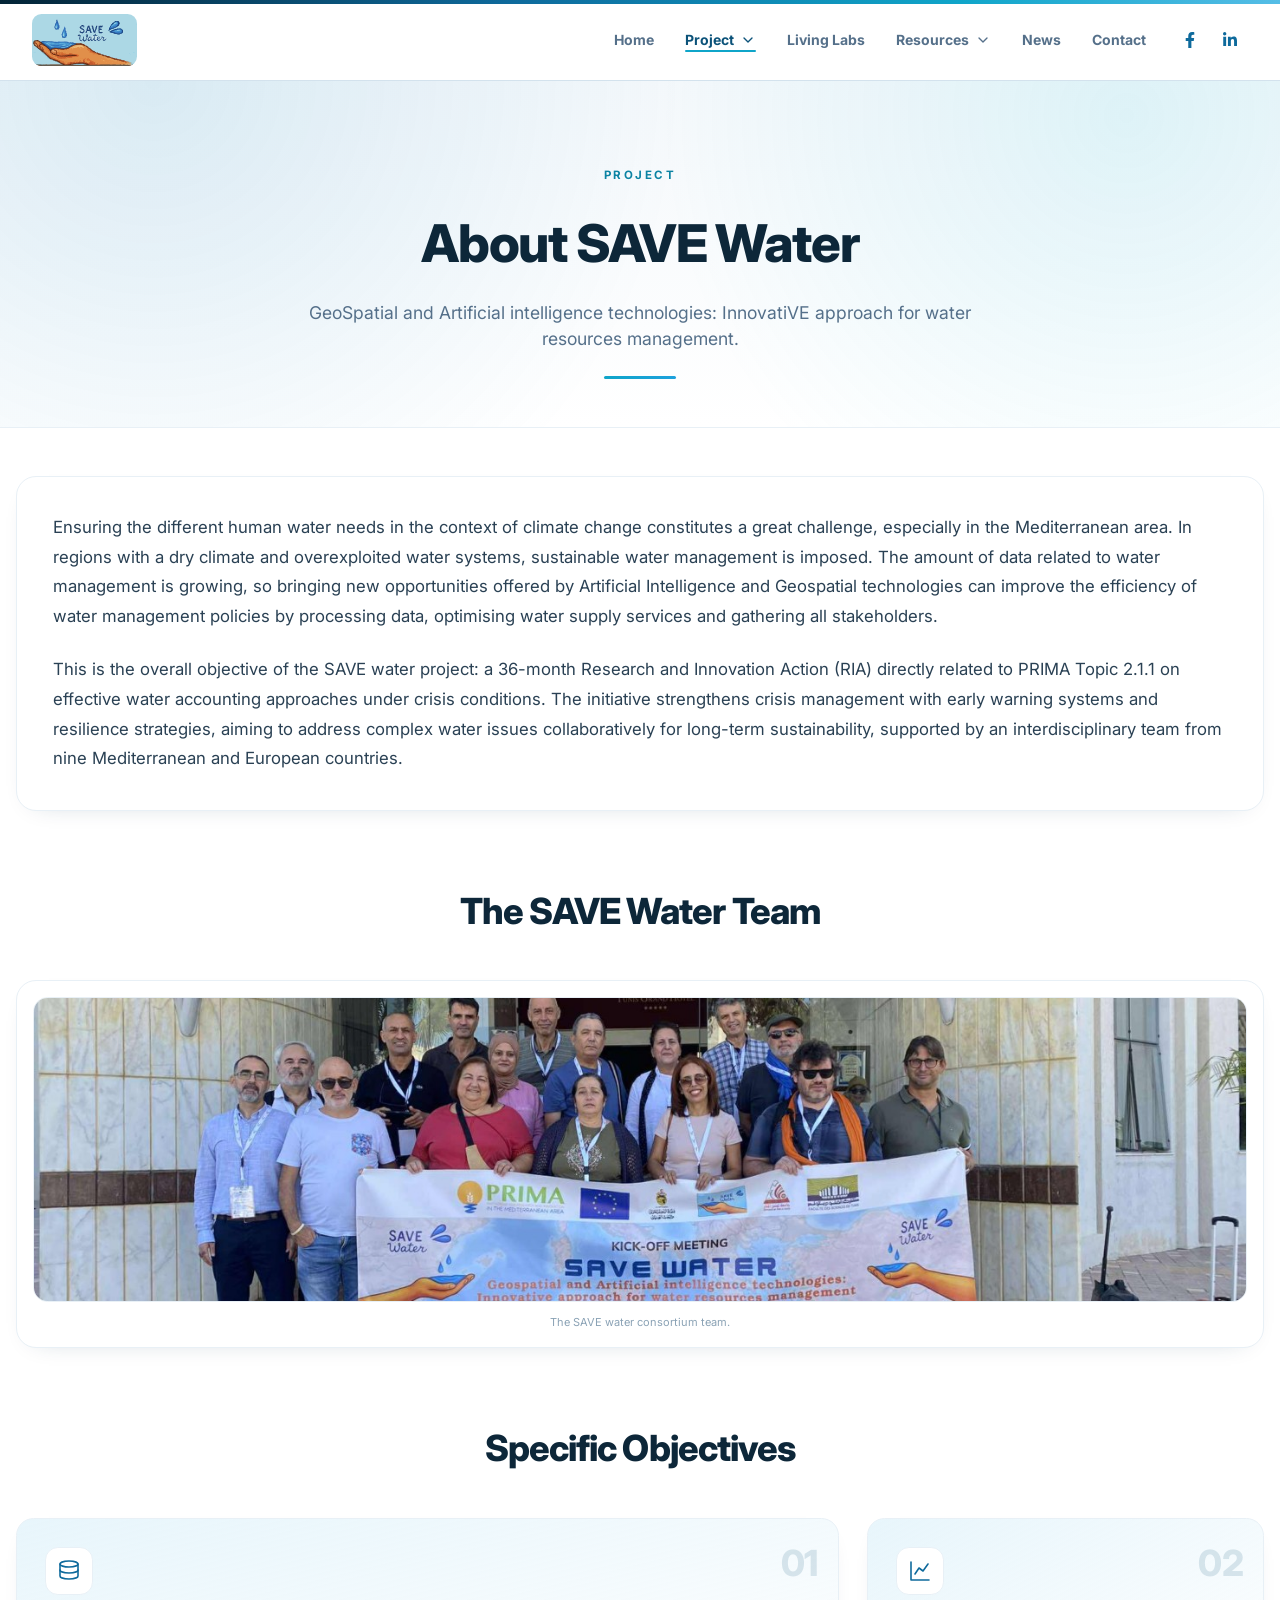
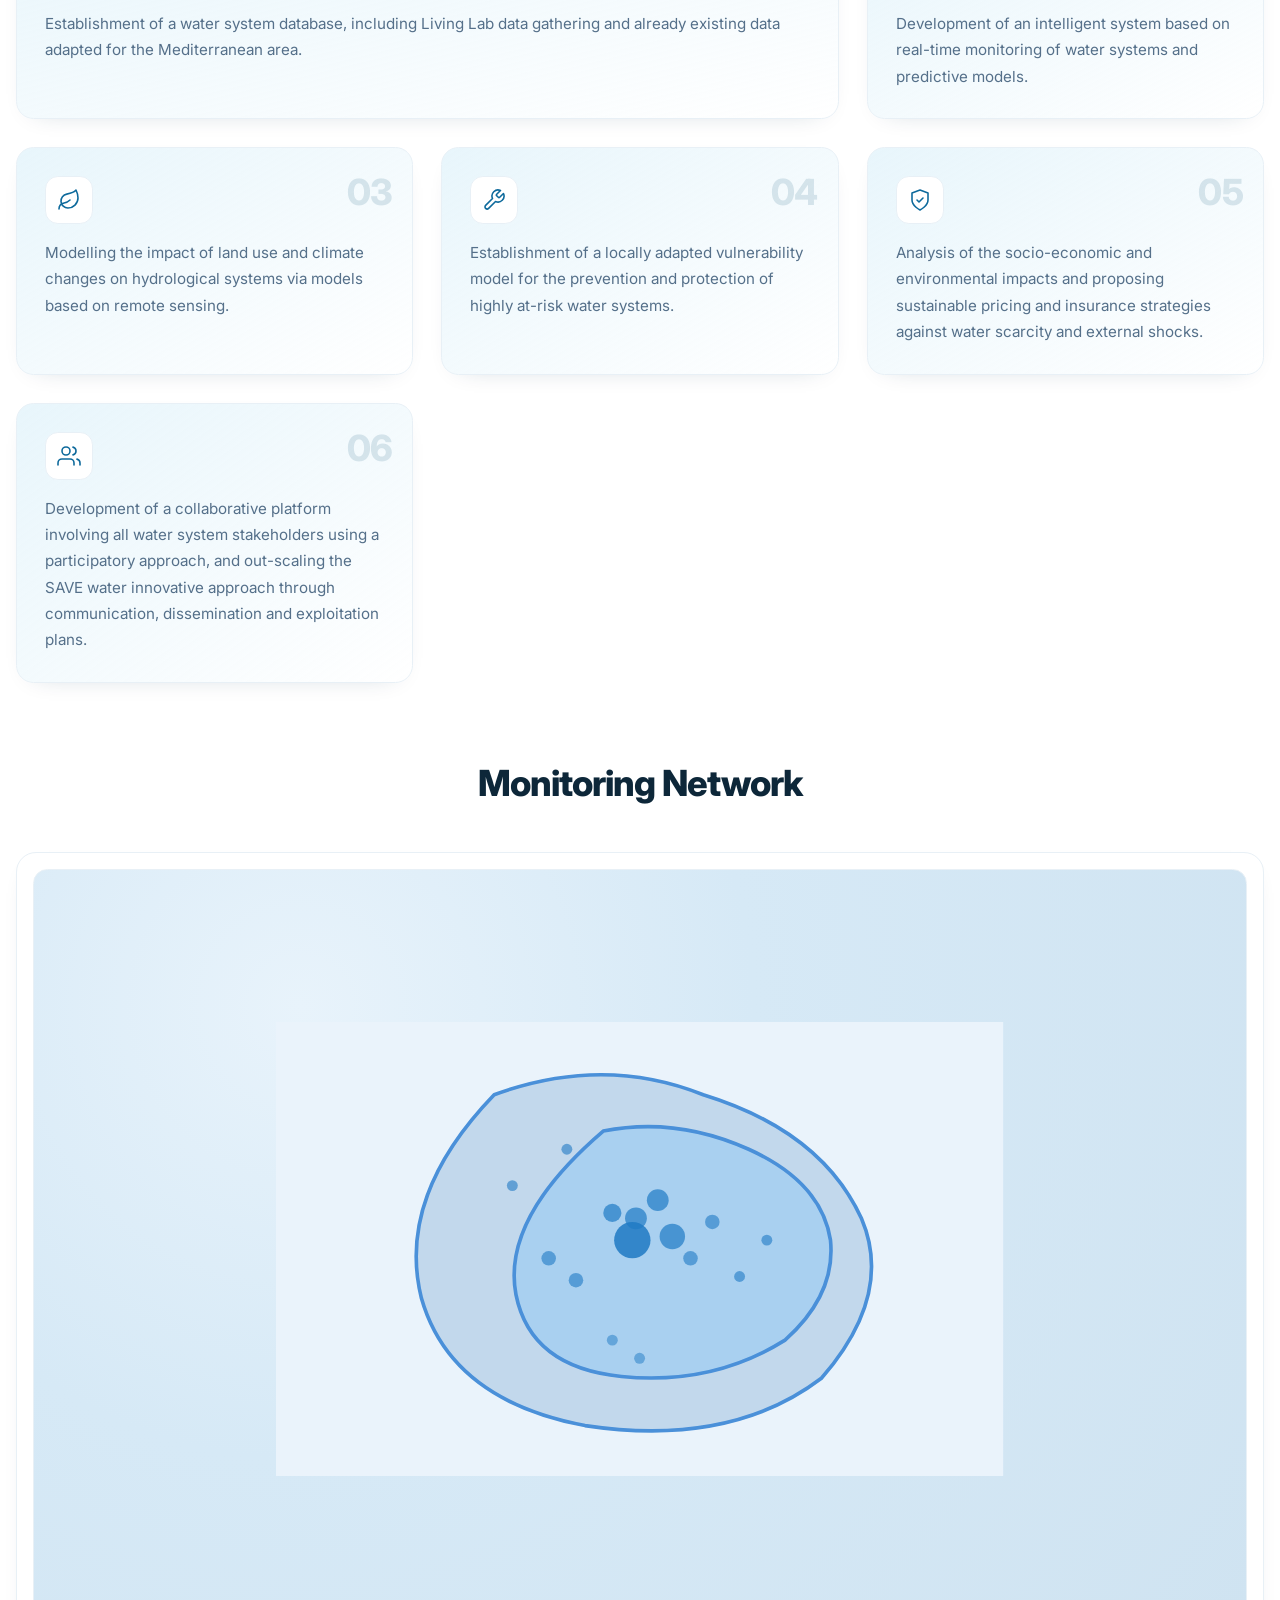
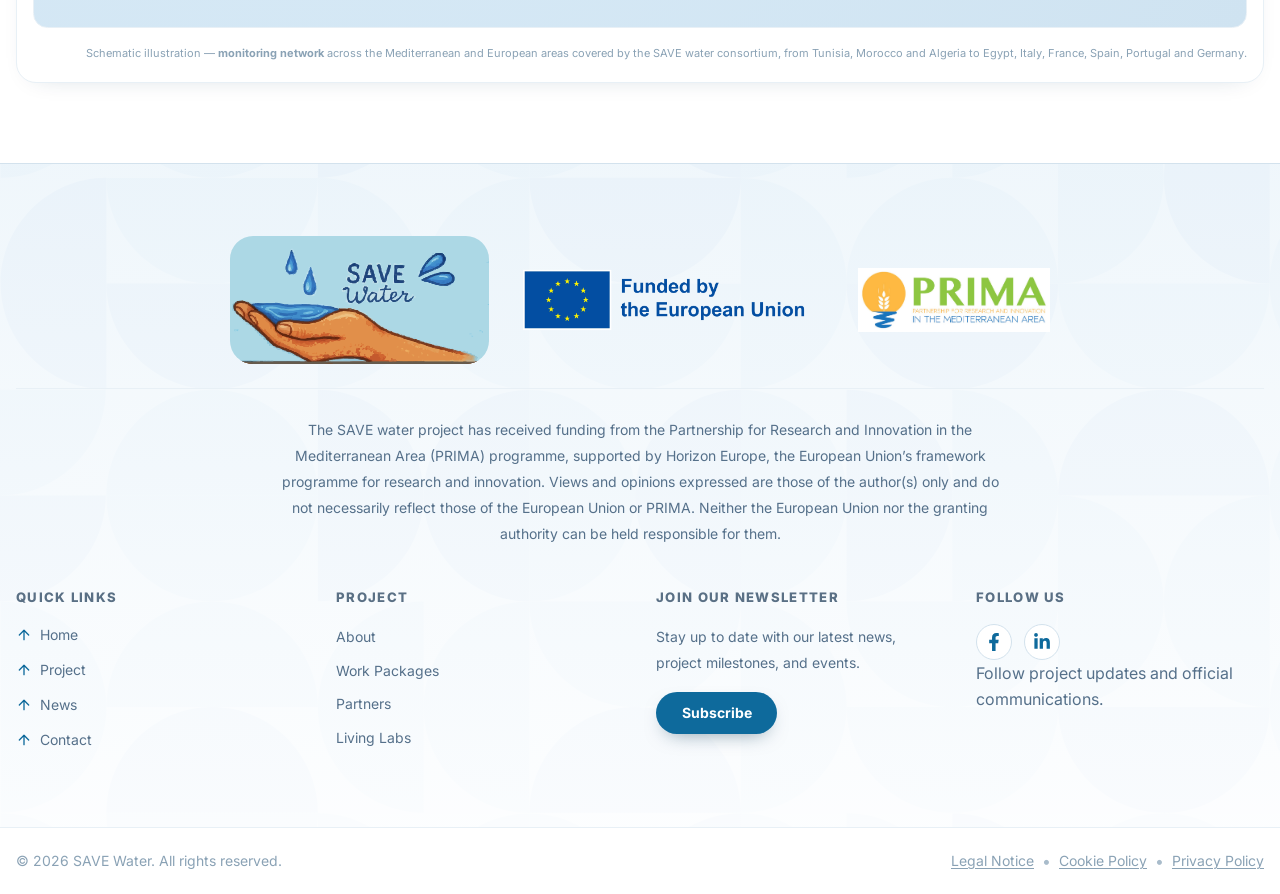
<file: about.html>
<!doctype html>
<html lang="en">
<head>
  <meta charset="UTF-8">
  <meta name="viewport" content="width=device-width, initial-scale=1.0">
  <title>About SAVE Water | Sustainable Water Management</title>
  <meta name="description" content="Mission, approach, and expected outcomes of the SAVE Water initiative: Living Labs, sustainable water management, ecosystem services and water security.">
  <meta name="keywords" content="SAVE water, PRIMA, water conservation, water security, sustainability, Living Labs">
  <meta name="author" content="SAVE water Consortium">
  <meta name="theme-color" content="#0e6a9c">
  <link rel="icon" type="image/svg+xml" href="assets/green-circle.svg">
  <link rel="preconnect" href="https://fonts.googleapis.com">
  <link rel="preconnect" href="https://fonts.gstatic.com" crossorigin>
  <link href="https://fonts.googleapis.com/css2?family=Inter:wght@400;500;600;700;800&display=swap" rel="stylesheet">
  <link rel="stylesheet" href="css/styles.css">
</head>
<body>
  <a class="skip-link" href="#main">Skip to main content</a>

  <header class="site-header">
    <div class="content-shell header-inner">
      <a href="index.html" class="brand" aria-label="SAVE Water home">
        <img class="brand-logo" src="assets/SW__Logo.svg" alt="SAVE Water logo" width="120" height="82">
      </a>

      <nav class="main-nav" aria-label="Main navigation">
        <ul class="nav-list">
          <li class="nav-item"><a class="nav-link" href="index.html">Home</a></li>
          <li class="nav-item nav-item--dropdown">
            <button class="nav-link is-active" type="button" aria-haspopup="true" aria-expanded="false" aria-controls="project-menu">
              Project
              <svg class="nav-chevron" width="16" height="16" viewBox="0 0 24 24" fill="none" stroke="currentColor" stroke-width="2" stroke-linecap="round" stroke-linejoin="round" aria-hidden="true"><path d="M6 9l6 6 6-6"></path></svg>
            </button>
            <div class="dropdown" id="project-menu" role="menu">
              <a href="about.html" role="menuitem" class="is-active">About</a>
              <a href="work-packages.html" role="menuitem">Work Packages</a>
              <a href="partners.html" role="menuitem">Partners</a>
              <a href="deliverables.html" role="menuitem">Deliverables</a>
            </div>
          </li>
          <li class="nav-item"><a class="nav-link" href="living-labs.html">Living Labs</a></li>
          <li class="nav-item nav-item--dropdown">
            <button class="nav-link" type="button" aria-haspopup="true" aria-expanded="false" aria-controls="resources-menu">
              Resources
              <svg class="nav-chevron" width="16" height="16" viewBox="0 0 24 24" fill="none" stroke="currentColor" stroke-width="2" stroke-linecap="round" stroke-linejoin="round" aria-hidden="true"><path d="M6 9l6 6 6-6"></path></svg>
            </button>
            <div class="dropdown" id="resources-menu" role="menu">
              <a href="materials.html" role="menuitem">Materials</a>
              <a href="practice-abstracts.html" role="menuitem">Practice Abstracts</a>
              <a href="newsletter.html" role="menuitem">Newsletter</a>
            </div>
          </li>
          <li class="nav-item"><a class="nav-link" href="news.html">News</a></li>
          <li class="nav-item"><a class="nav-link" href="contact.html">Contact</a></li>
        </ul>

        <div class="nav-socials" aria-label="Social media">
          <a href="https://www.facebook.com/people/SAVE-water/61577954372614/" target="_blank" rel="noopener noreferrer" aria-label="SAVE water on Facebook">
            <svg width="16" height="16" viewBox="0 0 320 512" fill="currentColor" aria-hidden="true"><path d="M279.14 288l14.22-92.66h-88.91v-60.13c0-25.35 12.42-50.06 52.24-50.06h40.42V6.26S260.43 0 225.36 0c-73.22 0-121.08 44.38-121.08 124.72v70.62H22.89V288h81.39v224h100.17V288z"></path></svg>
          </a>
          <a href="https://www.linkedin.com/in/ACoAAGIl_0cBERCN4ELX8nYUW_dOp7b1nXNjI48?skipRedirect=true" target="_blank" rel="noopener noreferrer" aria-label="SAVE water on LinkedIn">
            <svg width="16" height="16" viewBox="0 0 448 512" fill="currentColor" aria-hidden="true"><path d="M100.28 448H7.4V148.9h92.88zM53.79 108.1C24.09 108.1 0 83.5 0 53.8a53.79 53.79 0 0 1 107.58 0c0 29.7-24.1 54.3-53.79 54.3zM447.9 448h-92.68V302.4c0-34.7-.7-79.2-48.29-79.2-48.29 0-55.69 37.7-55.69 76.7V448h-92.78V148.9h89.08v40.8h1.3c12.4-23.5 42.69-48.3 87.88-48.3 94 0 111.28 61.9 111.28 142.3V448z"></path></svg>
          </a>
          </div>
      </nav>

      <button class="nav-toggle" data-nav-toggle type="button" aria-controls="mobile-menu" aria-expanded="false" aria-label="Open navigation menu">
        <svg width="24" height="24" viewBox="0 0 24 24" fill="none" stroke="currentColor" stroke-width="2" stroke-linecap="round" stroke-linejoin="round" aria-hidden="true"><path d="M4 6h16M4 12h16M4 18h16"></path></svg>
      </button>
    </div>
  </header>

  <div class="mobile-menu" id="mobile-menu" data-mobile-menu>
    <a href="index.html">Home</a>
    <button data-mobile-sub-toggle type="button" aria-controls="m-project-menu" aria-expanded="false" class="is-active">
      Project
      <svg width="16" height="16" viewBox="0 0 24 24" fill="none" stroke="currentColor" stroke-width="2" stroke-linecap="round" stroke-linejoin="round" aria-hidden="true"><path d="M6 9l6 6 6-6"></path></svg>
    </button>
    <div class="mobile-sub" id="m-project-menu">
      <a href="about.html" class="is-active">About</a>
      <a href="work-packages.html">Work Packages</a>
      <a href="partners.html">Partners</a>
      <a href="deliverables.html">Deliverables</a>
    </div>
    <a href="living-labs.html">Living Labs</a>
    <button data-mobile-sub-toggle type="button" aria-controls="m-resources-menu" aria-expanded="false">
      Resources
      <svg width="16" height="16" viewBox="0 0 24 24" fill="none" stroke="currentColor" stroke-width="2" stroke-linecap="round" stroke-linejoin="round" aria-hidden="true"><path d="M6 9l6 6 6-6"></path></svg>
    </button>
    <div class="mobile-sub" id="m-resources-menu">
      <a href="materials.html">Materials</a>
      <a href="practice-abstracts.html">Practice Abstracts</a>
      <a href="newsletter.html">Newsletter</a>
    </div>
    <a href="news.html">News</a>
    <a href="contact.html">Contact</a>
    <div class="mobile-socials">
      <a href="https://www.facebook.com/people/SAVE-water/61577954372614/" target="_blank" rel="noopener noreferrer">Facebook</a>
      <a href="https://www.linkedin.com/in/ACoAAGIl_0cBERCN4ELX8nYUW_dOp7b1nXNjI48?skipRedirect=true" target="_blank" rel="noopener noreferrer">LinkedIn</a>
      </div>
  </div>

  <main id="main">
    <section class="page-hero">
      <div class="content-shell">
        <span class="eyebrow eyebrow--brown">Project</span>
        <h1>About SAVE Water</h1>
        <p>GeoSpatial and Artificial intelligence technologies: InnovatiVE approach for water resources management.</p>
        <div class="rule" aria-hidden="true"></div>
      </div>
    </section>

    <div class="page-body content-shell">
      <section class="about-intro-card reveal" aria-label="About the project">
        <p>Ensuring the different human water needs in the context of climate change constitutes a great challenge, especially in the Mediterranean area. In regions with a dry climate and overexploited water systems, sustainable water management is imposed. The amount of data related to water management is growing, so bringing new opportunities offered by Artificial Intelligence and Geospatial technologies can improve the efficiency of water management policies by processing data, optimising water supply services and gathering all stakeholders.</p>
        <p>This is the overall objective of the SAVE water project: a 36-month Research and Innovation Action (RIA) directly related to PRIMA Topic 2.1.1 on effective water accounting approaches under crisis conditions. The initiative strengthens crisis management with early warning systems and resilience strategies, aiming to address complex water issues collaboratively for long-term sustainability, supported by an interdisciplinary team from nine Mediterranean and European countries.</p>
      </section>

      <section aria-labelledby="team-title">
        <h2 class="section-label" id="team-title">The SAVE Water Team</h2>
        <figure class="team-figure reveal">
          <img class="team-photo" src="assets/team.jpg" alt="Members of the SAVE water consortium" loading="lazy">
          <figcaption class="sampling-credit">The SAVE water consortium team.</figcaption>
        </figure>
      </section>

      <section aria-labelledby="about-outcomes-title">
        <h2 class="section-label" id="about-outcomes-title">Specific Objectives</h2>
        <div class="outcomes-grid stagger">
          <article class="outcome-card is-featured">
            <span class="num" aria-hidden="true">01</span>
            <div class="icon-box">
              <svg viewBox="0 0 24 24" fill="none" stroke="currentColor" stroke-width="1.6" stroke-linecap="round" stroke-linejoin="round" aria-hidden="true"><ellipse cx="12" cy="5" rx="9" ry="3"></ellipse><path d="M21 5v6c0 1.66-4 3-9 3s-9-1.34-9-3V5"></path><path d="M3 11v6c0 1.66 4 3 9 3s9-1.34 9-3v-6"></path></svg>
            </div>
            <p>Establishment of a water system database, including Living Lab data gathering and already existing data adapted for the Mediterranean area.</p>
          </article>

          <article class="outcome-card">
            <span class="num" aria-hidden="true">02</span>
            <div class="icon-box">
              <svg viewBox="0 0 24 24" fill="none" stroke="currentColor" stroke-width="1.6" stroke-linecap="round" stroke-linejoin="round" aria-hidden="true"><path d="M3 3v18h18"></path><path d="M7 15l4-6 4 3 5-7"></path></svg>
            </div>
            <p>Development of an intelligent system based on real-time monitoring of water systems and predictive models.</p>
          </article>

          <article class="outcome-card">
            <span class="num" aria-hidden="true">03</span>
            <div class="icon-box">
              <svg viewBox="0 0 24 24" fill="none" stroke="currentColor" stroke-width="1.6" stroke-linecap="round" stroke-linejoin="round" aria-hidden="true"><path d="M11 20A7 7 0 0 1 9.8 6.1C15.5 5 17 4.48 19 2c1 2 2 4.18 2 8 0 5.5-4.78 10-10 10Z"></path><path d="M2 21c0-3 1.85-5.36 5.08-6C9.5 14.52 12 13 13 12"></path></svg>
            </div>
            <p>Modelling the impact of land use and climate changes on hydrological systems via models based on remote sensing.</p>
          </article>

          <article class="outcome-card">
            <span class="num" aria-hidden="true">04</span>
            <div class="icon-box">
              <svg viewBox="0 0 24 24" fill="none" stroke="currentColor" stroke-width="1.6" stroke-linecap="round" stroke-linejoin="round" aria-hidden="true"><path d="M14.7 6.3a1 1 0 0 0 0 1.4l1.6 1.6a1 1 0 0 0 1.4 0l3.77-3.77a6 6 0 0 1-7.94 7.94l-6.91 6.91a2.12 2.12 0 0 1-3-3l6.91-6.91a6 6 0 0 1 7.94-7.94l-3.76 3.76z"></path></svg>
            </div>
            <p>Establishment of a locally adapted vulnerability model for the prevention and protection of highly at-risk water systems.</p>
          </article>

          <article class="outcome-card">
            <span class="num" aria-hidden="true">05</span>
            <div class="icon-box">
              <svg viewBox="0 0 24 24" fill="none" stroke="currentColor" stroke-width="1.6" stroke-linecap="round" stroke-linejoin="round" aria-hidden="true"><path d="M12 22s8-4 8-10V5l-8-3-8 3v7c0 6 8 10 8 10Z"></path><path d="M9 12l2 2 4-4"></path></svg>
            </div>
            <p>Analysis of the socio-economic and environmental impacts and proposing sustainable pricing and insurance strategies against water scarcity and external shocks.</p>
          </article>

          <article class="outcome-card">
            <span class="num" aria-hidden="true">06</span>
            <div class="icon-box">
              <svg viewBox="0 0 24 24" fill="none" stroke="currentColor" stroke-width="1.6" stroke-linecap="round" stroke-linejoin="round" aria-hidden="true"><path d="M17 21v-2a4 4 0 0 0-4-4H5a4 4 0 0 0-4 4v2"></path><circle cx="9" cy="7" r="4"></circle><path d="M23 21v-2a4 4 0 0 0-3-3.87"></path><path d="M16 3.13a4 4 0 0 1 0 7.75"></path></svg>
            </div>
            <p>Development of a collaborative platform involving all water system stakeholders using a participatory approach, and out-scaling the SAVE water innovative approach through communication, dissemination and exploitation plans.</p>
          </article>
        </div>
      </section>

      <section aria-labelledby="sampling-points-title">
        <h2 class="section-label" id="sampling-points-title">Monitoring Network</h2>
        <div class="sampling-panel reveal">
          <div class="sampling-map" role="img" aria-label="Schematic map of monitoring points distributed across the Mediterranean and European regions of the SAVE water consortium">
            <svg viewBox="0 0 400 250" xmlns="http://www.w3.org/2000/svg" aria-hidden="true">
              <rect width="400" height="250" fill="#eaf3fb"/>
              <path d="M120 40 Q180 18 235 40 Q300 60 322 108 Q340 150 300 196 Q250 234 170 222 Q96 208 80 152 Q66 96 120 40 Z" fill="#c2d8ec" stroke="#4a90d9" stroke-width="2" stroke-linejoin="round"/>
              <path d="M180 60 Q220 52 260 70 Q300 88 305 120 Q308 150 280 175 Q240 200 190 195 Q140 190 132 150 Q124 108 180 60 Z" fill="#a9d0f0" stroke="#4a90d9" stroke-width="2" stroke-linejoin="round"/>
              <g fill="#1f7ac4">
                <circle cx="196" cy="120" r="10" opacity="0.85"/>
                <circle cx="210" cy="98" r="6" opacity="0.7"/>
                <circle cx="185" cy="105" r="5" opacity="0.7"/>
                <circle cx="218" cy="118" r="7" opacity="0.7"/>
                <circle cx="198" cy="108" r="6" opacity="0.7"/>
                <circle cx="150" cy="130" r="4" opacity="0.6"/>
                <circle cx="165" cy="142" r="4" opacity="0.6"/>
                <circle cx="228" cy="130" r="4" opacity="0.6"/>
                <circle cx="240" cy="110" r="4" opacity="0.6"/>
                <circle cx="130" cy="90" r="3" opacity="0.6"/>
                <circle cx="255" cy="140" r="3" opacity="0.6"/>
                <circle cx="270" cy="120" r="3" opacity="0.6"/>
                <circle cx="160" cy="70" r="3" opacity="0.6"/>
                <circle cx="185" cy="175" r="3" opacity="0.5"/>
                <circle cx="200" cy="185" r="3" opacity="0.5"/>
              </g>
            </svg>
          </div>
          <p class="sampling-credit">Schematic illustration &mdash; <strong>monitoring network</strong> across the Mediterranean and European areas covered by the SAVE water consortium, from Tunisia, Morocco and Algeria to Egypt, Italy, France, Spain, Portugal and Germany.</p>
        </div>
      </section>
    </div>
  </main>

  <footer class="site-footer">
    <div class="footer-band" style="background-image:url('assets/bg2-RGaRyIbK.svg')">
      <div class="footer-band-inner">
        <div class="footer-logos">
          <img class="footer-logo" src="assets/SW__Logo.svg" alt="SAVE Water project logo" loading="lazy">
          <img class="eu-badge" src="assets/EN-Funded by the EU-POS-Dni9-fTM.webp" alt="Funded by the European Union" loading="lazy">
          <img class="prima-badge" src="assets/prima.jpg" alt="PRIMA programme" loading="lazy">
        </div>
        <p class="funding-text">The SAVE water project has received funding from the Partnership for Research and Innovation in the Mediterranean Area (PRIMA) programme, supported by Horizon Europe, the European Union&rsquo;s framework programme for research and innovation. Views and opinions expressed are those of the author(s) only and do not necessarily reflect those of the European Union or PRIMA. Neither the European Union nor the granting authority can be held responsible for them.</p>
        <div class="footer-grid">
          <div class="footer-col">
            <h3>Quick Links</h3>
            <ul class="footer-links">
              <li><a href="index.html"><svg width="16" height="16" viewBox="0 0 24 24" fill="none" stroke="currentColor" stroke-width="2" stroke-linecap="round" stroke-linejoin="round" aria-hidden="true"><path d="M5 12l7-7 7 7"></path><path d="M12 5v14"></path></svg>Home</a></li>
              <li><a href="about.html"><svg width="16" height="16" viewBox="0 0 24 24" fill="none" stroke="currentColor" stroke-width="2" stroke-linecap="round" stroke-linejoin="round" aria-hidden="true"><path d="M5 12l7-7 7 7"></path><path d="M12 5v14"></path></svg>Project</a></li>
              <li><a href="news.html"><svg width="16" height="16" viewBox="0 0 24 24" fill="none" stroke="currentColor" stroke-width="2" stroke-linecap="round" stroke-linejoin="round" aria-hidden="true"><path d="M5 12l7-7 7 7"></path><path d="M12 5v14"></path></svg>News</a></li>
              <li><a href="contact.html"><svg width="16" height="16" viewBox="0 0 24 24" fill="none" stroke="currentColor" stroke-width="2" stroke-linecap="round" stroke-linejoin="round" aria-hidden="true"><path d="M5 12l7-7 7 7"></path><path d="M12 5v14"></path></svg>Contact</a></li>
            </ul>
          </div>
          <div class="footer-col">
            <h3>Project</h3>
            <ul class="footer-links">
              <li><a href="about.html">About</a></li>
              <li><a href="work-packages.html">Work Packages</a></li>
              <li><a href="partners.html">Partners</a></li>
              <li><a href="living-labs.html">Living Labs</a></li>
            </ul>
          </div>
          <div class="footer-col footer-subscribe">
            <h3>Join Our Newsletter</h3>
            <p>Stay up to date with our latest news, project milestones, and events.</p>
            <a class="btn--subscribe-sm" href="newsletter.html">Subscribe</a>
          </div>
          <div class="footer-col">
            <h3>Follow Us</h3>
            <div class="footer-socials">
              <a href="https://www.facebook.com/people/SAVE-water/61577954372614/" target="_blank" rel="noopener noreferrer" aria-label="SAVE water on Facebook">
                <svg width="18" height="18" viewBox="0 0 320 512" fill="currentColor" aria-hidden="true"><path d="M279.14 288l14.22-92.66h-88.91v-60.13c0-25.35 12.42-50.06 52.24-50.06h40.42V6.26S260.43 0 225.36 0c-73.22 0-121.08 44.38-121.08 124.72v70.62H22.89V288h81.39v224h100.17V288z"></path></svg>
              </a>
              <a href="https://www.linkedin.com/in/ACoAAGIl_0cBERCN4ELX8nYUW_dOp7b1nXNjI48?skipRedirect=true" target="_blank" rel="noopener noreferrer" aria-label="SAVE water on LinkedIn">
                <svg width="18" height="18" viewBox="0 0 448 512" fill="currentColor" aria-hidden="true"><path d="M100.28 448H7.4V148.9h92.88zM53.79 108.1C24.09 108.1 0 83.5 0 53.8a53.79 53.79 0 0 1 107.58 0c0 29.7-24.1 54.3-53.79 54.3zM447.9 448h-92.68V302.4c0-34.7-.7-79.2-48.29-79.2-48.29 0-55.69 37.7-55.69 76.7V448h-92.78V148.9h89.08v40.8h1.3c12.4-23.5 42.69-48.3 87.88-48.3 94 0 111.28 61.9 111.28 142.3V448z"></path></svg>
              </a>
              </div>
            <p class="follow-note">Follow project updates and official communications.</p>
          </div>
        </div>
      </div>
    </div>
    <div class="footer-bottom">
      <div class="footer-bottom-inner">
        <p>&copy; <span id="footer-year">2025</span> SAVE Water. All rights reserved.</p>
        <div class="legal">
          <a href="#">Legal Notice</a>
          <span class="sep">&bull;</span>
          <a href="#">Cookie Policy</a>
          <span class="sep">&bull;</span>
          <a href="#">Privacy Policy</a>
        </div>
      </div>
    </div>
  </footer>

  <button class="back-to-top" data-back-to-top type="button" aria-label="Back to top">
    <svg width="20" height="20" viewBox="0 0 24 24" fill="none" stroke="currentColor" stroke-width="2.5" stroke-linecap="round" stroke-linejoin="round" aria-hidden="true"><path d="M12 19V5"></path><path d="M5 12l7-7 7 7"></path></svg>
  </button>

  <script src="js/main.js"></script>
</body>
</html>
</file>
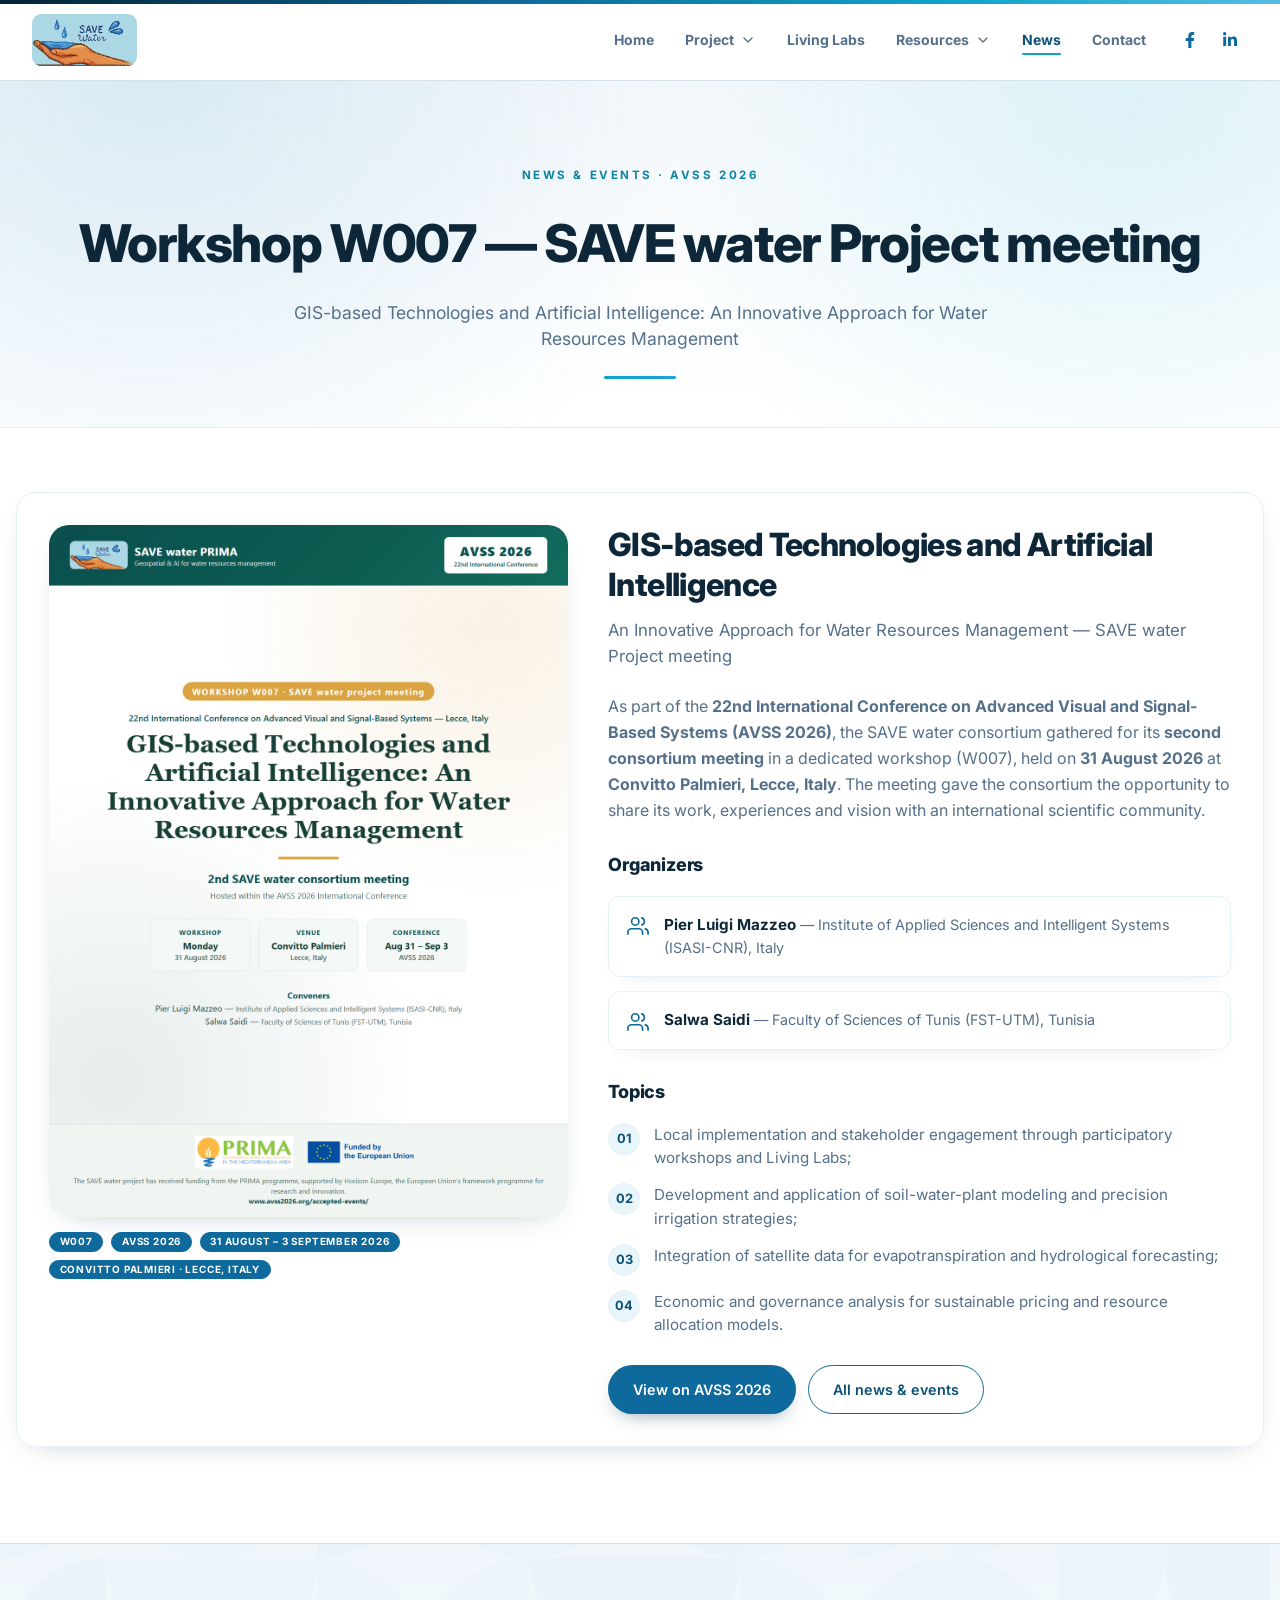
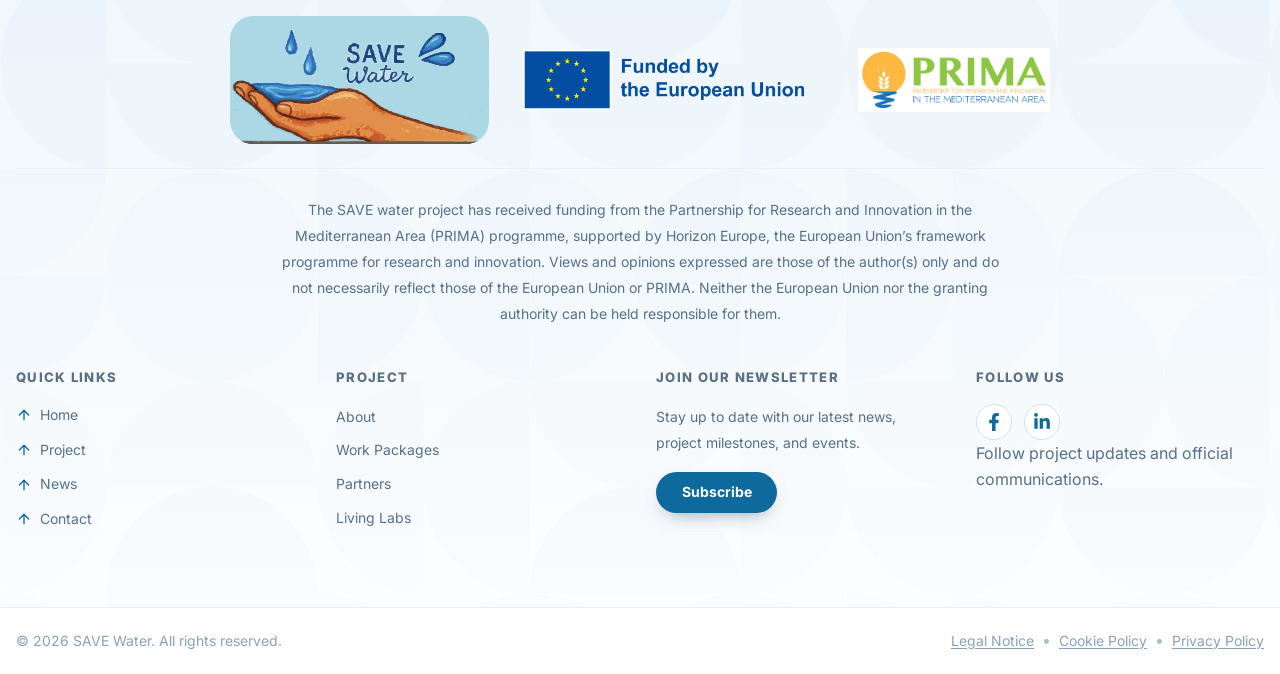
<file: avss2026-w007.html>
<!doctype html>
<html lang="en">
<head>
  <meta charset="UTF-8">
  <meta name="viewport" content="width=device-width, initial-scale=1.0">
  <title>AVSS 2026 Workshop W007 | SAVE Water</title>
  <meta name="description" content="SAVE water project meeting at the AVSS 2026 International Conference — Workshop W007: GIS-based Technologies and Artificial Intelligence: An Innovative Approach for Water Resources Management. Lecce, Italy, 31 August – 3 September 2026.">
  <meta name="keywords" content="SAVE water, PRIMA, AVSS 2026, Workshop W007, Lecce, GIS, artificial intelligence, water resources management">
  <meta name="author" content="SAVE water Consortium">
  <meta name="theme-color" content="#0e6a9c">
  <link rel="icon" type="image/svg+xml" href="assets/green-circle.svg">
  <link rel="preconnect" href="https://fonts.googleapis.com">
  <link rel="preconnect" href="https://fonts.gstatic.com" crossorigin>
  <link href="https://fonts.googleapis.com/css2?family=Inter:wght@400;500;600;700;800&display=swap" rel="stylesheet">
  <link rel="stylesheet" href="css/styles.css">
</head>
<body>
  <a class="skip-link" href="#main">Skip to main content</a>

  <header class="site-header">
    <div class="content-shell header-inner">
      <a href="index.html" class="brand" aria-label="SAVE Water home">
        <img class="brand-logo" src="assets/SW__Logo.svg" alt="SAVE Water logo" width="120" height="82">
      </a>

      <nav class="main-nav" aria-label="Main navigation">
        <ul class="nav-list">
          <li class="nav-item"><a class="nav-link" href="index.html">Home</a></li>
          <li class="nav-item nav-item--dropdown">
            <button class="nav-link" type="button" aria-haspopup="true" aria-expanded="false" aria-controls="project-menu">
              Project
              <svg class="nav-chevron" width="16" height="16" viewBox="0 0 24 24" fill="none" stroke="currentColor" stroke-width="2" stroke-linecap="round" stroke-linejoin="round" aria-hidden="true"><path d="M6 9l6 6 6-6"></path></svg>
            </button>
            <div class="dropdown" id="project-menu" role="menu">
              <a href="about.html" role="menuitem">About</a>
              <a href="work-packages.html" role="menuitem">Work Packages</a>
              <a href="partners.html" role="menuitem">Partners</a>
              <a href="deliverables.html" role="menuitem">Deliverables</a>
            </div>
          </li>
          <li class="nav-item"><a class="nav-link" href="living-labs.html">Living Labs</a></li>
          <li class="nav-item nav-item--dropdown">
            <button class="nav-link" type="button" aria-haspopup="true" aria-expanded="false" aria-controls="resources-menu">
              Resources
              <svg class="nav-chevron" width="16" height="16" viewBox="0 0 24 24" fill="none" stroke="currentColor" stroke-width="2" stroke-linecap="round" stroke-linejoin="round" aria-hidden="true"><path d="M6 9l6 6 6-6"></path></svg>
            </button>
            <div class="dropdown" id="resources-menu" role="menu">
              <a href="materials.html" role="menuitem">Materials</a>
              <a href="practice-abstracts.html" role="menuitem">Practice Abstracts</a>
              <a href="newsletter.html" role="menuitem">Newsletter</a>
            </div>
          </li>
          <li class="nav-item"><a class="nav-link is-active" href="news.html">News</a></li>
          <li class="nav-item"><a class="nav-link" href="contact.html">Contact</a></li>
        </ul>

        <div class="nav-socials" aria-label="Social media">
          <a href="https://www.facebook.com/people/SAVE-water/61577954372614/" target="_blank" rel="noopener noreferrer" aria-label="SAVE water on Facebook">
            <svg width="16" height="16" viewBox="0 0 320 512" fill="currentColor" aria-hidden="true"><path d="M279.14 288l14.22-92.66h-88.91v-60.13c0-25.35 12.42-50.06 52.24-50.06h40.42V6.26S260.43 0 225.36 0c-73.22 0-121.08 44.38-121.08 124.72v70.62H22.89V288h81.39v224h100.17V288z"></path></svg>
          </a>
          <a href="https://www.linkedin.com/in/ACoAAGIl_0cBERCN4ELX8nYUW_dOp7b1nXNjI48?skipRedirect=true" target="_blank" rel="noopener noreferrer" aria-label="SAVE water on LinkedIn">
            <svg width="16" height="16" viewBox="0 0 448 512" fill="currentColor" aria-hidden="true"><path d="M100.28 448H7.4V148.9h92.88zM53.79 108.1C24.09 108.1 0 83.5 0 53.8a53.79 53.79 0 0 1 107.58 0c0 29.7-24.1 54.3-53.79 54.3zM447.9 448h-92.68V302.4c0-34.7-.7-79.2-48.29-79.2-48.29 0-55.69 37.7-55.69 76.7V448h-92.78V148.9h89.08v40.8h1.3c12.4-23.5 42.69-48.3 87.88-48.3 94 0 111.28 61.9 111.28 142.3V448z"></path></svg>
          </a>
          </div>
      </nav>

      <button class="nav-toggle" data-nav-toggle type="button" aria-controls="mobile-menu" aria-expanded="false" aria-label="Open navigation menu">
        <svg width="24" height="24" viewBox="0 0 24 24" fill="none" stroke="currentColor" stroke-width="2" stroke-linecap="round" stroke-linejoin="round" aria-hidden="true"><path d="M4 6h16M4 12h16M4 18h16"></path></svg>
      </button>
    </div>
  </header>

  <div class="mobile-menu" id="mobile-menu" data-mobile-menu>
    <a href="index.html">Home</a>
    <button data-mobile-sub-toggle type="button" aria-controls="m-project-menu" aria-expanded="false">
      Project
      <svg width="16" height="16" viewBox="0 0 24 24" fill="none" stroke="currentColor" stroke-width="2" stroke-linecap="round" stroke-linejoin="round" aria-hidden="true"><path d="M6 9l6 6 6-6"></path></svg>
    </button>
    <div class="mobile-sub" id="m-project-menu">
      <a href="about.html">About</a>
      <a href="work-packages.html">Work Packages</a>
      <a href="partners.html">Partners</a>
      <a href="deliverables.html">Deliverables</a>
    </div>
    <a href="living-labs.html">Living Labs</a>
    <button data-mobile-sub-toggle type="button" aria-controls="m-resources-menu" aria-expanded="false">
      Resources
      <svg width="16" height="16" viewBox="0 0 24 24" fill="none" stroke="currentColor" stroke-width="2" stroke-linecap="round" stroke-linejoin="round" aria-hidden="true"><path d="M6 9l6 6 6-6"></path></svg>
    </button>
    <div class="mobile-sub" id="m-resources-menu">
      <a href="materials.html">Materials</a>
      <a href="practice-abstracts.html">Practice Abstracts</a>
      <a href="newsletter.html">Newsletter</a>
    </div>
    <a href="news.html" class="is-active">News</a>
    <a href="contact.html">Contact</a>
    <div class="mobile-socials">
      <a href="https://www.facebook.com/people/SAVE-water/61577954372614/" target="_blank" rel="noopener noreferrer">Facebook</a>
      <a href="https://www.linkedin.com/in/ACoAAGIl_0cBERCN4ELX8nYUW_dOp7b1nXNjI48?skipRedirect=true" target="_blank" rel="noopener noreferrer">LinkedIn</a>
      </div>
  </div>

  <main id="main">
    <section class="page-hero">
      <div class="content-shell">
        <span class="eyebrow eyebrow--brown">News &amp; Events &middot; AVSS 2026</span>
        <h1>Workshop W007 &mdash; SAVE water Project meeting</h1>
        <p>GIS-based Technologies and Artificial Intelligence: An Innovative Approach for Water Resources Management</p>
        <div class="rule" aria-hidden="true"></div>
      </div>
    </section>

    <div class="page-body content-shell">
      <div class="card-elevated my-4 p-5 sm:p-6 lg:p-8">
        <div class="workshop-layout">
          <figure class="workshop-poster">
            <img src="assets/news-avss-w007.png" alt="Affiche of the SAVE water project meeting at the AVSS 2026 workshop W007, Lecce, Italy">
            <figcaption class="workshop-caption" aria-label="Workshop details">
              <span class="meta-chip">W007</span>
              <span class="meta-chip">AVSS 2026</span>
              <span class="meta-chip">31 August &ndash; 3 September 2026</span>
              <span class="meta-chip">Convitto Palmieri &middot; Lecce, Italy</span>
            </figcaption>
          </figure>

          <div class="workshop-details">
            <h2 class="workshop-title">GIS-based Technologies and Artificial Intelligence</h2>
            <p class="workshop-sub">An Innovative Approach for Water Resources Management &mdash; SAVE water Project meeting</p>

            <p class="workshop-intro">
              As part of the <strong>22nd International Conference on Advanced Visual and Signal-Based Systems (AVSS 2026)</strong>,
              the SAVE water consortium gathered for its <strong>second consortium meeting</strong> in a dedicated workshop (W007),
              held on <strong>31 August 2026</strong> at <strong>Convitto Palmieri, Lecce, Italy</strong>.
              The meeting gave the consortium the opportunity to share its work, experiences and vision with an
              international scientific community.
            </p>

            <section class="workshop-block" aria-labelledby="organizers-title">
              <h3 id="organizers-title">Organizers</h3>
              <ul class="organizer-list">
                <li class="organizer-item">
                  <svg width="22" height="22" viewBox="0 0 24 24" fill="none" stroke="currentColor" stroke-width="1.8" stroke-linecap="round" stroke-linejoin="round" aria-hidden="true"><path d="M17 21v-2a4 4 0 0 0-4-4H5a4 4 0 0 0-4 4v2"></path><circle cx="9" cy="7" r="4"></circle><path d="M23 21v-2a4 4 0 0 0-3-3.87"></path><path d="M16 3.13a4 4 0 0 1 0 7.75"></path></svg>
                  <p><span class="organizer-name">Pier Luigi Mazzeo</span> <span class="organizer-aff">&mdash; Institute of Applied Sciences and Intelligent Systems (ISASI-CNR), Italy</span></p>
                </li>
                <li class="organizer-item">
                  <svg width="22" height="22" viewBox="0 0 24 24" fill="none" stroke="currentColor" stroke-width="1.8" stroke-linecap="round" stroke-linejoin="round" aria-hidden="true"><path d="M17 21v-2a4 4 0 0 0-4-4H5a4 4 0 0 0-4 4v2"></path><circle cx="9" cy="7" r="4"></circle><path d="M23 21v-2a4 4 0 0 0-3-3.87"></path><path d="M16 3.13a4 4 0 0 1 0 7.75"></path></svg>
                  <p><span class="organizer-name">Salwa Saidi</span> <span class="organizer-aff">&mdash; Faculty of Sciences of Tunis (FST-UTM), Tunisia</span></p>
                </li>
              </ul>
            </section>

            <section class="workshop-block" aria-labelledby="topics-title">
              <h3 id="topics-title">Topics</h3>
              <ul class="topic-list">
                <li>Local implementation and stakeholder engagement through participatory workshops and Living Labs;</li>
                <li>Development and application of soil-water-plant modeling and precision irrigation strategies;</li>
                <li>Integration of satellite data for evapotranspiration and hydrological forecasting;</li>
                <li>Economic and governance analysis for sustainable pricing and resource allocation models.</li>
              </ul>
            </section>

            <div class="workshop-btns">
              <a class="btn btn--primary" href="https://www.avss2026.org/accepted-events/" target="_blank" rel="noopener noreferrer">View on AVSS 2026</a>
              <a class="btn btn--outline-brown" href="news.html">All news &amp; events</a>
            </div>
          </div>
        </div>
      </div>
    </div>
  </main>

  <footer class="site-footer">
    <div class="footer-band" style="background-image:url('assets/bg2-RGaRyIbK.svg')">
      <div class="footer-band-inner">
        <div class="footer-logos">
          <img class="footer-logo" src="assets/SW__Logo.svg" alt="SAVE Water project logo" loading="lazy">
          <img class="eu-badge" src="assets/EN-Funded by the EU-POS-Dni9-fTM.webp" alt="Funded by the European Union" loading="lazy">
          <img class="prima-badge" src="assets/prima.jpg" alt="PRIMA programme" loading="lazy">
        </div>
        <p class="funding-text">The SAVE water project has received funding from the Partnership for Research and Innovation in the Mediterranean Area (PRIMA) programme, supported by Horizon Europe, the European Union&rsquo;s framework programme for research and innovation. Views and opinions expressed are those of the author(s) only and do not necessarily reflect those of the European Union or PRIMA. Neither the European Union nor the granting authority can be held responsible for them.</p>
        <div class="footer-grid">
          <div class="footer-col">
            <h3>Quick Links</h3>
            <ul class="footer-links">
              <li><a href="index.html"><svg width="16" height="16" viewBox="0 0 24 24" fill="none" stroke="currentColor" stroke-width="2" stroke-linecap="round" stroke-linejoin="round" aria-hidden="true"><path d="M5 12l7-7 7 7"></path><path d="M12 5v14"></path></svg>Home</a></li>
              <li><a href="about.html"><svg width="16" height="16" viewBox="0 0 24 24" fill="none" stroke="currentColor" stroke-width="2" stroke-linecap="round" stroke-linejoin="round" aria-hidden="true"><path d="M5 12l7-7 7 7"></path><path d="M12 5v14"></path></svg>Project</a></li>
              <li><a href="news.html"><svg width="16" height="16" viewBox="0 0 24 24" fill="none" stroke="currentColor" stroke-width="2" stroke-linecap="round" stroke-linejoin="round" aria-hidden="true"><path d="M5 12l7-7 7 7"></path><path d="M12 5v14"></path></svg>News</a></li>
              <li><a href="contact.html"><svg width="16" height="16" viewBox="0 0 24 24" fill="none" stroke="currentColor" stroke-width="2" stroke-linecap="round" stroke-linejoin="round" aria-hidden="true"><path d="M5 12l7-7 7 7"></path><path d="M12 5v14"></path></svg>Contact</a></li>
            </ul>
          </div>
          <div class="footer-col">
            <h3>Project</h3>
            <ul class="footer-links">
              <li><a href="about.html">About</a></li>
              <li><a href="work-packages.html">Work Packages</a></li>
              <li><a href="partners.html">Partners</a></li>
              <li><a href="living-labs.html">Living Labs</a></li>
            </ul>
          </div>
          <div class="footer-col footer-subscribe">
            <h3>Join Our Newsletter</h3>
            <p>Stay up to date with our latest news, project milestones, and events.</p>
            <a class="btn--subscribe-sm" href="newsletter.html">Subscribe</a>
          </div>
          <div class="footer-col">
            <h3>Follow Us</h3>
            <div class="footer-socials">
              <a href="https://www.facebook.com/people/SAVE-water/61577954372614/" target="_blank" rel="noopener noreferrer" aria-label="SAVE water on Facebook">
                <svg width="18" height="18" viewBox="0 0 320 512" fill="currentColor" aria-hidden="true"><path d="M279.14 288l14.22-92.66h-88.91v-60.13c0-25.35 12.42-50.06 52.24-50.06h40.42V6.26S260.43 0 225.36 0c-73.22 0-121.08 44.38-121.08 124.72v70.62H22.89V288h81.39v224h100.17V288z"></path></svg>
              </a>
              <a href="https://www.linkedin.com/in/ACoAAGIl_0cBERCN4ELX8nYUW_dOp7b1nXNjI48?skipRedirect=true" target="_blank" rel="noopener noreferrer" aria-label="SAVE water on LinkedIn">
                <svg width="18" height="18" viewBox="0 0 448 512" fill="currentColor" aria-hidden="true"><path d="M100.28 448H7.4V148.9h92.88zM53.79 108.1C24.09 108.1 0 83.5 0 53.8a53.79 53.79 0 0 1 107.58 0c0 29.7-24.1 54.3-53.79 54.3zM447.9 448h-92.68V302.4c0-34.7-.7-79.2-48.29-79.2-48.29 0-55.69 37.7-55.69 76.7V448h-92.78V148.9h89.08v40.8h1.3c12.4-23.5 42.69-48.3 87.88-48.3 94 0 111.28 61.9 111.28 142.3V448z"></path></svg>
              </a>
              </div>
            <p class="follow-note">Follow project updates and official communications.</p>
          </div>
        </div>
      </div>
    </div>
    <div class="footer-bottom">
      <div class="footer-bottom-inner">
        <p>&copy; <span id="footer-year">2025</span> SAVE Water. All rights reserved.</p>
        <div class="legal">
          <a href="#">Legal Notice</a>
          <span class="sep">&bull;</span>
          <a href="#">Cookie Policy</a>
          <span class="sep">&bull;</span>
          <a href="#">Privacy Policy</a>
        </div>
      </div>
    </div>
  </footer>

  <button class="back-to-top" data-back-to-top type="button" aria-label="Back to top">
    <svg width="20" height="20" viewBox="0 0 24 24" fill="none" stroke="currentColor" stroke-width="2.5" stroke-linecap="round" stroke-linejoin="round" aria-hidden="true"><path d="M12 19V5"></path><path d="M5 12l7-7 7 7"></path></svg>
  </button>

  <script src="js/main.js"></script>
</body>
</html>
</file>
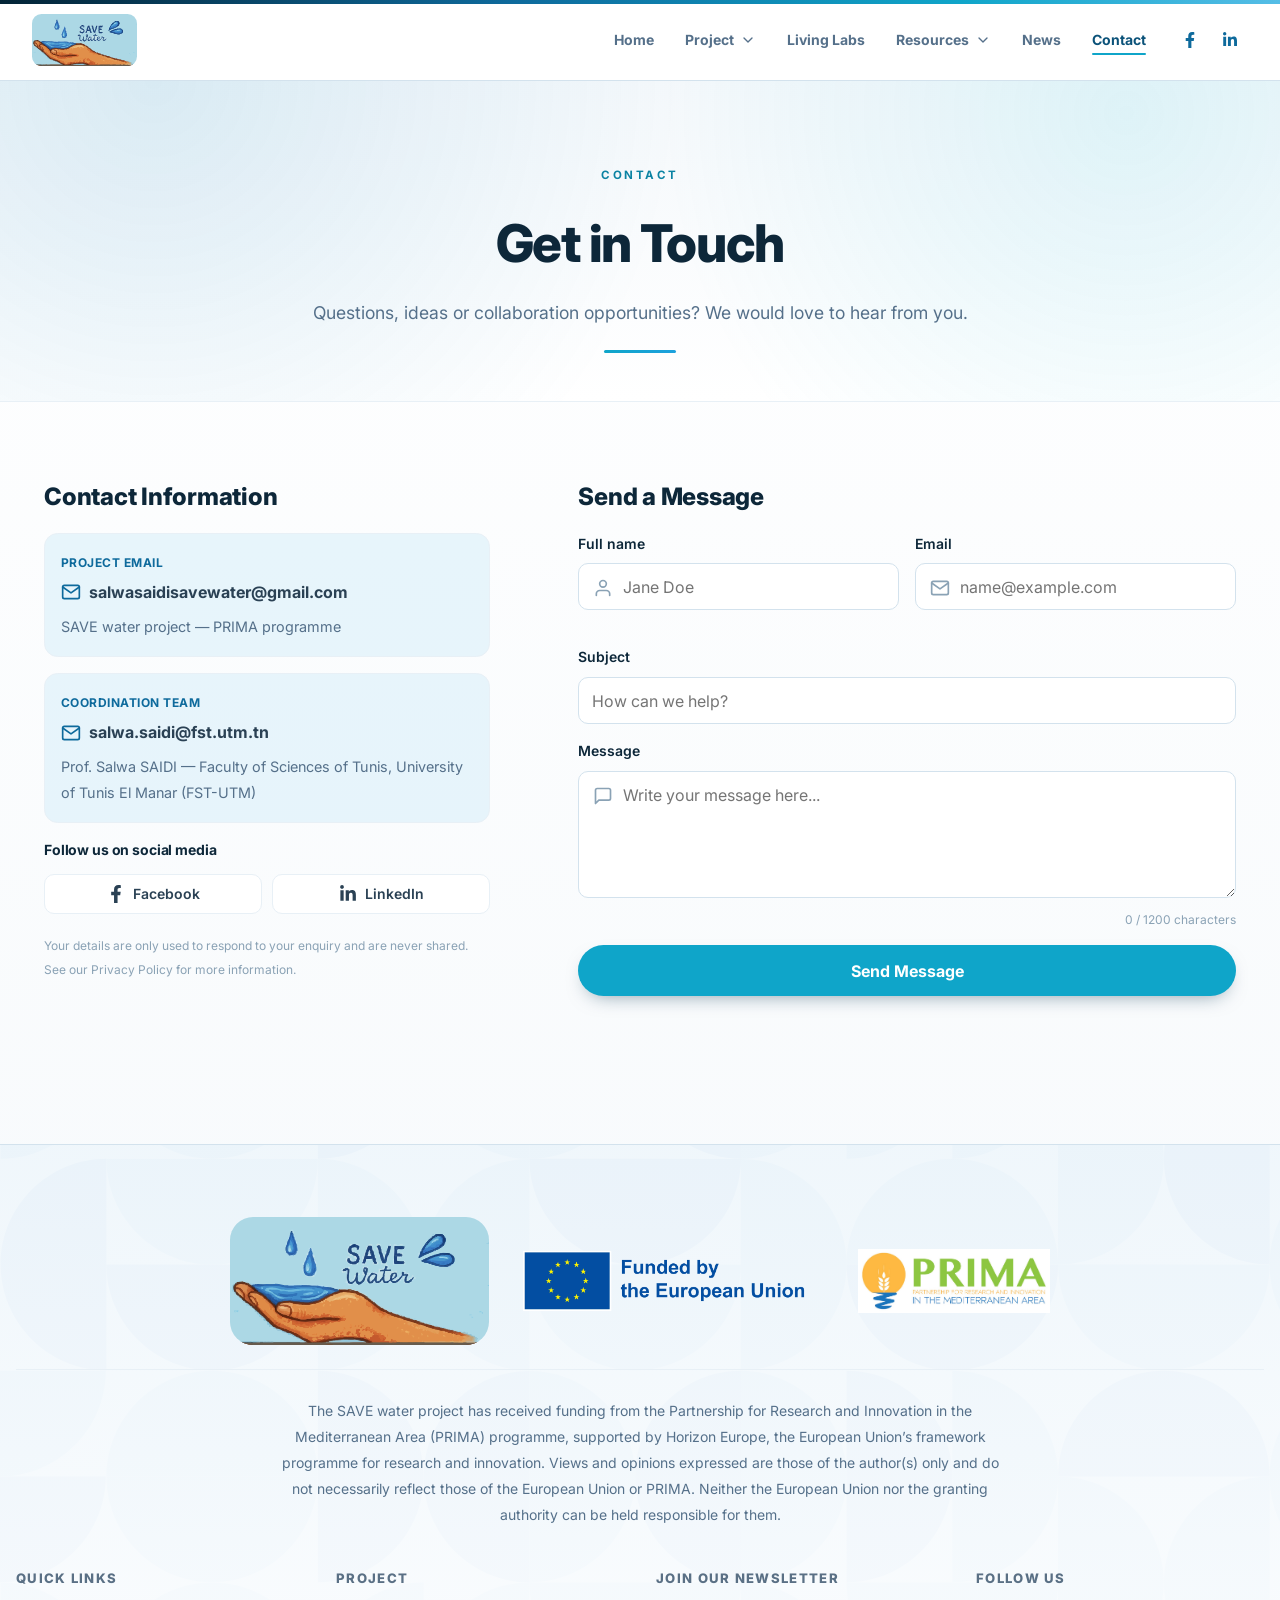
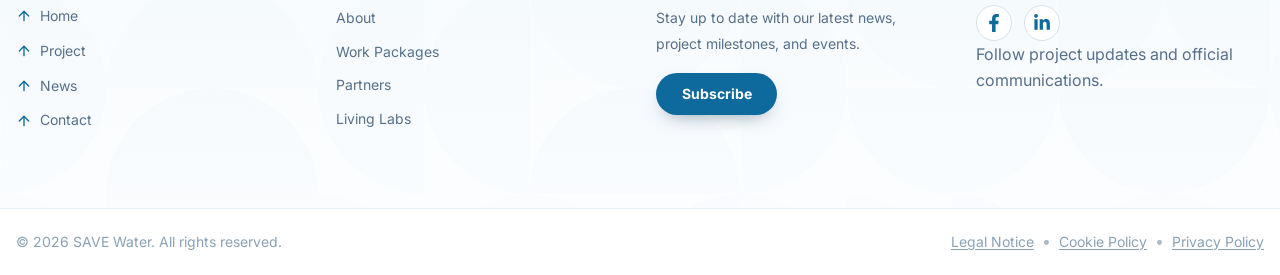
<file: contact.html>
<!doctype html>
<html lang="en">
<head>
  <meta charset="UTF-8">
  <meta name="viewport" content="width=device-width, initial-scale=1.0">
  <title>Contact | SAVE Water</title>
  <meta name="description" content="Get in touch with the SAVE Water coordination team. Send us a message or follow the project on social media.">
  <meta name="keywords" content="SAVE water, PRIMA, contact, email, water conservation, water security, FST-UTM">
  <meta name="author" content="SAVE water Consortium">
  <meta name="theme-color" content="#0e6a9c">
  <link rel="icon" type="image/svg+xml" href="assets/green-circle.svg">
  <link rel="preconnect" href="https://fonts.googleapis.com">
  <link rel="preconnect" href="https://fonts.gstatic.com" crossorigin>
  <link href="https://fonts.googleapis.com/css2?family=Inter:wght@400;500;600;700;800&display=swap" rel="stylesheet">
  <link rel="stylesheet" href="css/styles.css">
</head>
<body class="contact-page">
  <a class="skip-link" href="#main">Skip to main content</a>

  <header class="site-header">
    <div class="content-shell header-inner">
      <a href="index.html" class="brand" aria-label="SAVE Water home">
        <img class="brand-logo" src="assets/SW__Logo.svg" alt="SAVE Water logo" width="120" height="82">
      </a>

      <nav class="main-nav" aria-label="Main navigation">
        <ul class="nav-list">
          <li class="nav-item"><a class="nav-link" href="index.html">Home</a></li>
          <li class="nav-item nav-item--dropdown">
            <button class="nav-link" type="button" aria-haspopup="true" aria-expanded="false" aria-controls="project-menu">
              Project
              <svg class="nav-chevron" width="16" height="16" viewBox="0 0 24 24" fill="none" stroke="currentColor" stroke-width="2" stroke-linecap="round" stroke-linejoin="round" aria-hidden="true"><path d="M6 9l6 6 6-6"></path></svg>
            </button>
            <div class="dropdown" id="project-menu" role="menu">
              <a href="about.html" role="menuitem">About</a>
              <a href="work-packages.html" role="menuitem">Work Packages</a>
              <a href="partners.html" role="menuitem">Partners</a>
              <a href="deliverables.html" role="menuitem">Deliverables</a>
            </div>
          </li>
          <li class="nav-item"><a class="nav-link" href="living-labs.html">Living Labs</a></li>
          <li class="nav-item nav-item--dropdown">
            <button class="nav-link" type="button" aria-haspopup="true" aria-expanded="false" aria-controls="resources-menu">
              Resources
              <svg class="nav-chevron" width="16" height="16" viewBox="0 0 24 24" fill="none" stroke="currentColor" stroke-width="2" stroke-linecap="round" stroke-linejoin="round" aria-hidden="true"><path d="M6 9l6 6 6-6"></path></svg>
            </button>
            <div class="dropdown" id="resources-menu" role="menu">
              <a href="materials.html" role="menuitem">Materials</a>
              <a href="practice-abstracts.html" role="menuitem">Practice Abstracts</a>
              <a href="newsletter.html" role="menuitem">Newsletter</a>
            </div>
          </li>
          <li class="nav-item"><a class="nav-link" href="news.html">News</a></li>
          <li class="nav-item"><a class="nav-link is-active" href="contact.html" aria-current="page">Contact</a></li>
        </ul>

        <div class="nav-socials" aria-label="Social media">
          <a href="https://www.facebook.com/people/SAVE-water/61577954372614/" target="_blank" rel="noopener noreferrer" aria-label="SAVE water on Facebook">
            <svg width="16" height="16" viewBox="0 0 320 512" fill="currentColor" aria-hidden="true"><path d="M279.14 288l14.22-92.66h-88.91v-60.13c0-25.35 12.42-50.06 52.24-50.06h40.42V6.26S260.43 0 225.36 0c-73.22 0-121.08 44.38-121.08 124.72v70.62H22.89V288h81.39v224h100.17V288z"></path></svg>
          </a>
          <a href="https://www.linkedin.com/in/ACoAAGIl_0cBERCN4ELX8nYUW_dOp7b1nXNjI48?skipRedirect=true" target="_blank" rel="noopener noreferrer" aria-label="SAVE water on LinkedIn">
            <svg width="16" height="16" viewBox="0 0 448 512" fill="currentColor" aria-hidden="true"><path d="M100.28 448H7.4V148.9h92.88zM53.79 108.1C24.09 108.1 0 83.5 0 53.8a53.79 53.79 0 0 1 107.58 0c0 29.7-24.1 54.3-53.79 54.3zM447.9 448h-92.68V302.4c0-34.7-.7-79.2-48.29-79.2-48.29 0-55.69 37.7-55.69 76.7V448h-92.78V148.9h89.08v40.8h1.3c12.4-23.5 42.69-48.3 87.88-48.3 94 0 111.28 61.9 111.28 142.3V448z"></path></svg>
          </a>
          </div>
      </nav>

      <button class="nav-toggle" data-nav-toggle type="button" aria-controls="mobile-menu" aria-expanded="false" aria-label="Open navigation menu">
        <svg width="24" height="24" viewBox="0 0 24 24" fill="none" stroke="currentColor" stroke-width="2" stroke-linecap="round" stroke-linejoin="round" aria-hidden="true"><path d="M4 6h16M4 12h16M4 18h16"></path></svg>
      </button>
    </div>
  </header>

  <div class="mobile-menu" id="mobile-menu" data-mobile-menu>
    <a href="index.html">Home</a>
    <button data-mobile-sub-toggle type="button" aria-controls="m-project-menu" aria-expanded="false">
      Project
      <svg width="16" height="16" viewBox="0 0 24 24" fill="none" stroke="currentColor" stroke-width="2" stroke-linecap="round" stroke-linejoin="round" aria-hidden="true"><path d="M6 9l6 6 6-6"></path></svg>
    </button>
    <div class="mobile-sub" id="m-project-menu">
      <a href="about.html">About</a>
      <a href="work-packages.html">Work Packages</a>
      <a href="partners.html">Partners</a>
      <a href="deliverables.html">Deliverables</a>
    </div>
    <a href="living-labs.html">Living Labs</a>
    <button data-mobile-sub-toggle type="button" aria-controls="m-resources-menu" aria-expanded="false">
      Resources
      <svg width="16" height="16" viewBox="0 0 24 24" fill="none" stroke="currentColor" stroke-width="2" stroke-linecap="round" stroke-linejoin="round" aria-hidden="true"><path d="M6 9l6 6 6-6"></path></svg>
    </button>
    <div class="mobile-sub" id="m-resources-menu">
      <a href="materials.html">Materials</a>
      <a href="practice-abstracts.html">Practice Abstracts</a>
      <a href="newsletter.html">Newsletter</a>
    </div>
    <a href="news.html">News</a>
    <a href="contact.html" class="is-active">Contact</a>
    <div class="mobile-socials">
      <a href="https://www.facebook.com/people/SAVE-water/61577954372614/" target="_blank" rel="noopener noreferrer">Facebook</a>
      <a href="https://www.linkedin.com/in/ACoAAGIl_0cBERCN4ELX8nYUW_dOp7b1nXNjI48?skipRedirect=true" target="_blank" rel="noopener noreferrer">LinkedIn</a>
      </div>
  </div>

  <main id="main">
    <section class="page-hero">
      <div class="content-shell">
        <span class="eyebrow eyebrow--brown">Contact</span>
        <h1>Get in Touch</h1>
        <p>Questions, ideas or collaboration opportunities? We would love to hear from you.</p>
        <div class="rule" aria-hidden="true"></div>
      </div>
    </section>

    <div class="page-body content-shell">
      <div class="contact-layout">
        <aside class="contact-info-card reveal reveal--left">
          <h2>Contact Information</h2>
          <div class="email-box">
            <p class="label">Project email</p>
            <a href="mailto:salwasaidisavewater@gmail.com">
              <svg viewBox="0 0 24 24" fill="none" stroke="currentColor" stroke-width="2" stroke-linecap="round" stroke-linejoin="round" aria-hidden="true"><path d="M4 4h16c1.1 0 2 .9 2 2v12c0 1.1-.9 2-2 2H4c-1.1 0-2-.9-2-2V6c0-1.1.9-2 2-2z"></path><path d="M22 6l-10 7L2 6"></path></svg>
              salwasaidisavewater@gmail.com
            </a>
            <p class="coord-name">SAVE water project &mdash; PRIMA programme</p>
          </div>

          <div class="email-box">
            <p class="label">Coordination team</p>
            <a href="mailto:salwa.saidi@fst.utm.tn">
              <svg viewBox="0 0 24 24" fill="none" stroke="currentColor" stroke-width="2" stroke-linecap="round" stroke-linejoin="round" aria-hidden="true"><path d="M4 4h16c1.1 0 2 .9 2 2v12c0 1.1-.9 2-2 2H4c-1.1 0-2-.9-2-2V6c0-1.1.9-2 2-2z"></path><path d="M22 6l-10 7L2 6"></path></svg>
              salwa.saidi@fst.utm.tn
            </a>
            <p class="coord-name">Prof. Salwa SAIDI &mdash; Faculty of Sciences of Tunis, University of Tunis El Manar (FST-UTM)</p>
          </div>

          <div class="channels">
            <h3>Follow us on social media</h3>
            <div class="channel-grid">
              <a class="channel-link" href="https://www.facebook.com/people/SAVE-water/61577954372614/" target="_blank" rel="noopener noreferrer" aria-label="SAVE water on Facebook">
                <svg viewBox="0 0 320 512" fill="currentColor" aria-hidden="true"><path d="M279.14 288l14.22-92.66h-88.91v-60.13c0-25.35 12.42-50.06 52.24-50.06h40.42V6.26S260.43 0 225.36 0c-73.22 0-121.08 44.38-121.08 124.72v70.62H22.89V288h81.39v224h100.17V288z"></path></svg>
                Facebook
              </a>
              <a class="channel-link" href="https://www.linkedin.com/in/ACoAAGIl_0cBERCN4ELX8nYUW_dOp7b1nXNjI48?skipRedirect=true" target="_blank" rel="noopener noreferrer" aria-label="SAVE water on LinkedIn">
                <svg viewBox="0 0 448 512" fill="currentColor" aria-hidden="true"><path d="M100.28 448H7.4V148.9h92.88zM53.79 108.1C24.09 108.1 0 83.5 0 53.8a53.79 53.79 0 0 1 107.58 0c0 29.7-24.1 54.3-53.79 54.3zM447.9 448h-92.68V302.4c0-34.7-.7-79.2-48.29-79.2-48.29 0-55.69 37.7-55.69 76.7V448h-92.78V148.9h89.08v40.8h1.3c12.4-23.5 42.69-48.3 87.88-48.3 94 0 111.28 61.9 111.28 142.3V448z"></path></svg>
                LinkedIn
              </a>
              </div>
          </div>

          <p class="privacy-note">Your details are only used to respond to your enquiry and are never shared. See our <a href="#">Privacy Policy</a> for more information.</p>
        </aside>

        <div class="contact-form-card reveal reveal--right">
          <h2>Send a Message</h2>
          <form data-contact-form data-subject="SAVE Water contact" data-mailto="salwasaidisavewater@gmail.com" novalidate>
            <div class="form-field" style="display:none" aria-hidden="true">
              <label for="input-website">Website</label>
              <input class="form-control" type="text" id="input-website" name="website" data-honeypot autocomplete="off" tabindex="-1">
            </div>

            <div class="form-row">
              <div class="form-field">
                <label for="input-name">Full name</label>
                <div class="input-icon-wrap">
                  <svg viewBox="0 0 24 24" fill="none" stroke="currentColor" stroke-width="2" stroke-linecap="round" stroke-linejoin="round" aria-hidden="true"><path d="M20 21v-2a4 4 0 0 0-4-4H8a4 4 0 0 0-4 4v2"></path><circle cx="12" cy="7" r="4"></circle></svg>
                  <input class="form-control" type="text" id="input-name" name="name" placeholder="Jane Doe" aria-describedby="err-name" data-errmsg="Please enter your name (at least 2 characters)." required>
                </div>
                <p class="field-error" id="err-name"></p>
              </div>
              <div class="form-field">
                <label for="input-email">Email</label>
                <div class="input-icon-wrap">
                  <svg viewBox="0 0 24 24" fill="none" stroke="currentColor" stroke-width="2" stroke-linecap="round" stroke-linejoin="round" aria-hidden="true"><path d="M4 4h16c1.1 0 2 .9 2 2v12c0 1.1-.9 2-2 2H4c-1.1 0-2-.9-2-2V6c0-1.1.9-2 2-2z"></path><path d="M22 6l-10 7L2 6"></path></svg>
                  <input class="form-control" type="email" id="input-email" name="email" placeholder="name@example.com" aria-describedby="err-email" data-errmsg="Please enter a valid email address." required>
                </div>
                <p class="field-error" id="err-email"></p>
              </div>
            </div>

            <div class="form-field">
              <label for="input-subject">Subject</label>
              <input class="form-control" type="text" id="input-subject" name="subject" placeholder="How can we help?" aria-describedby="err-subject" data-errmsg="Please enter a subject (at least 4 characters)." required>
              <p class="field-error" id="err-subject"></p>
            </div>

            <div class="form-field">
              <label for="input-message">Message</label>
              <div class="input-icon-wrap">
                <svg viewBox="0 0 24 24" fill="none" stroke="currentColor" stroke-width="2" stroke-linecap="round" stroke-linejoin="round" aria-hidden="true"><path d="M21 15a2 2 0 0 1-2 2H7l-4 4V5a2 2 0 0 1 2-2h14a2 2 0 0 1 2 2z"></path></svg>
                <textarea class="form-control" id="input-message" name="message" rows="5" placeholder="Write your message here..." minlength="20" maxlength="1200" aria-describedby="err-message" data-errmsg="Please write at least 20 characters." required></textarea>
              </div>
              <div class="field-hint">
                <span class="error" id="err-message"></span>
                <span><span data-message-count>0</span> / 1200 characters</span>
              </div>
            </div>

            <button class="btn btn--submit" type="submit">
              <span class="spinner" aria-hidden="true">
                <svg width="16" height="16" viewBox="0 0 24 24" fill="none" aria-hidden="true"><circle cx="12" cy="12" r="10" stroke="currentColor" stroke-width="4" opacity="0.25"></circle><path d="M12 2a10 10 0 0 1 10 10" stroke="currentColor" stroke-width="4" stroke-linecap="round"></path></svg>
              </span>
              Send Message
            </button>
            <p class="form-success" data-form-success role="status" aria-live="polite"></p>
          </form>
        </div>
      </div>
    </div>
  </main>

  <footer class="site-footer">
    <div class="footer-band" style="background-image:url('assets/bg2-RGaRyIbK.svg')">
      <div class="footer-band-inner">
        <div class="footer-logos">
          <img class="footer-logo" src="assets/SW__Logo.svg" alt="SAVE Water project logo" loading="lazy">
          <img class="eu-badge" src="assets/EN-Funded by the EU-POS-Dni9-fTM.webp" alt="Funded by the European Union" loading="lazy">
          <img class="prima-badge" src="assets/prima.jpg" alt="PRIMA programme" loading="lazy">
        </div>
        <p class="funding-text">The SAVE water project has received funding from the Partnership for Research and Innovation in the Mediterranean Area (PRIMA) programme, supported by Horizon Europe, the European Union&rsquo;s framework programme for research and innovation. Views and opinions expressed are those of the author(s) only and do not necessarily reflect those of the European Union or PRIMA. Neither the European Union nor the granting authority can be held responsible for them.</p>
        <div class="footer-grid">
          <div class="footer-col">
            <h3>Quick Links</h3>
            <ul class="footer-links">
              <li><a href="index.html"><svg width="16" height="16" viewBox="0 0 24 24" fill="none" stroke="currentColor" stroke-width="2" stroke-linecap="round" stroke-linejoin="round" aria-hidden="true"><path d="M5 12l7-7 7 7"></path><path d="M12 5v14"></path></svg>Home</a></li>
              <li><a href="about.html"><svg width="16" height="16" viewBox="0 0 24 24" fill="none" stroke="currentColor" stroke-width="2" stroke-linecap="round" stroke-linejoin="round" aria-hidden="true"><path d="M5 12l7-7 7 7"></path><path d="M12 5v14"></path></svg>Project</a></li>
              <li><a href="news.html"><svg width="16" height="16" viewBox="0 0 24 24" fill="none" stroke="currentColor" stroke-width="2" stroke-linecap="round" stroke-linejoin="round" aria-hidden="true"><path d="M5 12l7-7 7 7"></path><path d="M12 5v14"></path></svg>News</a></li>
              <li><a href="contact.html"><svg width="16" height="16" viewBox="0 0 24 24" fill="none" stroke="currentColor" stroke-width="2" stroke-linecap="round" stroke-linejoin="round" aria-hidden="true"><path d="M5 12l7-7 7 7"></path><path d="M12 5v14"></path></svg>Contact</a></li>
            </ul>
          </div>
          <div class="footer-col">
            <h3>Project</h3>
            <ul class="footer-links">
              <li><a href="about.html">About</a></li>
              <li><a href="work-packages.html">Work Packages</a></li>
              <li><a href="partners.html">Partners</a></li>
              <li><a href="living-labs.html">Living Labs</a></li>
            </ul>
          </div>
          <div class="footer-col footer-subscribe">
            <h3>Join Our Newsletter</h3>
            <p>Stay up to date with our latest news, project milestones, and events.</p>
            <a class="btn--subscribe-sm" href="newsletter.html">Subscribe</a>
          </div>
          <div class="footer-col">
            <h3>Follow Us</h3>
            <div class="footer-socials">
              <a href="https://www.facebook.com/people/SAVE-water/61577954372614/" target="_blank" rel="noopener noreferrer" aria-label="SAVE water on Facebook">
                <svg width="18" height="18" viewBox="0 0 320 512" fill="currentColor" aria-hidden="true"><path d="M279.14 288l14.22-92.66h-88.91v-60.13c0-25.35 12.42-50.06 52.24-50.06h40.42V6.26S260.43 0 225.36 0c-73.22 0-121.08 44.38-121.08 124.72v70.62H22.89V288h81.39v224h100.17V288z"></path></svg>
              </a>
              <a href="https://www.linkedin.com/in/ACoAAGIl_0cBERCN4ELX8nYUW_dOp7b1nXNjI48?skipRedirect=true" target="_blank" rel="noopener noreferrer" aria-label="SAVE water on LinkedIn">
                <svg width="18" height="18" viewBox="0 0 448 512" fill="currentColor" aria-hidden="true"><path d="M100.28 448H7.4V148.9h92.88zM53.79 108.1C24.09 108.1 0 83.5 0 53.8a53.79 53.79 0 0 1 107.58 0c0 29.7-24.1 54.3-53.79 54.3zM447.9 448h-92.68V302.4c0-34.7-.7-79.2-48.29-79.2-48.29 0-55.69 37.7-55.69 76.7V448h-92.78V148.9h89.08v40.8h1.3c12.4-23.5 42.69-48.3 87.88-48.3 94 0 111.28 61.9 111.28 142.3V448z"></path></svg>
              </a>
              </div>
            <p class="follow-note">Follow project updates and official communications.</p>
          </div>
        </div>
      </div>
    </div>
    <div class="footer-bottom">
      <div class="footer-bottom-inner">
        <p>&copy; <span id="footer-year">2025</span> SAVE Water. All rights reserved.</p>
        <div class="legal">
          <a href="#">Legal Notice</a>
          <span class="sep">&bull;</span>
          <a href="#">Cookie Policy</a>
          <span class="sep">&bull;</span>
          <a href="#">Privacy Policy</a>
        </div>
      </div>
    </div>
  </footer>

  <button class="back-to-top" data-back-to-top type="button" aria-label="Back to top">
    <svg width="20" height="20" viewBox="0 0 24 24" fill="none" stroke="currentColor" stroke-width="2.5" stroke-linecap="round" stroke-linejoin="round" aria-hidden="true"><path d="M12 19V5"></path><path d="M5 12l7-7 7 7"></path></svg>
  </button>

  <script src="js/main.js"></script>
</body>
</html>
</file>
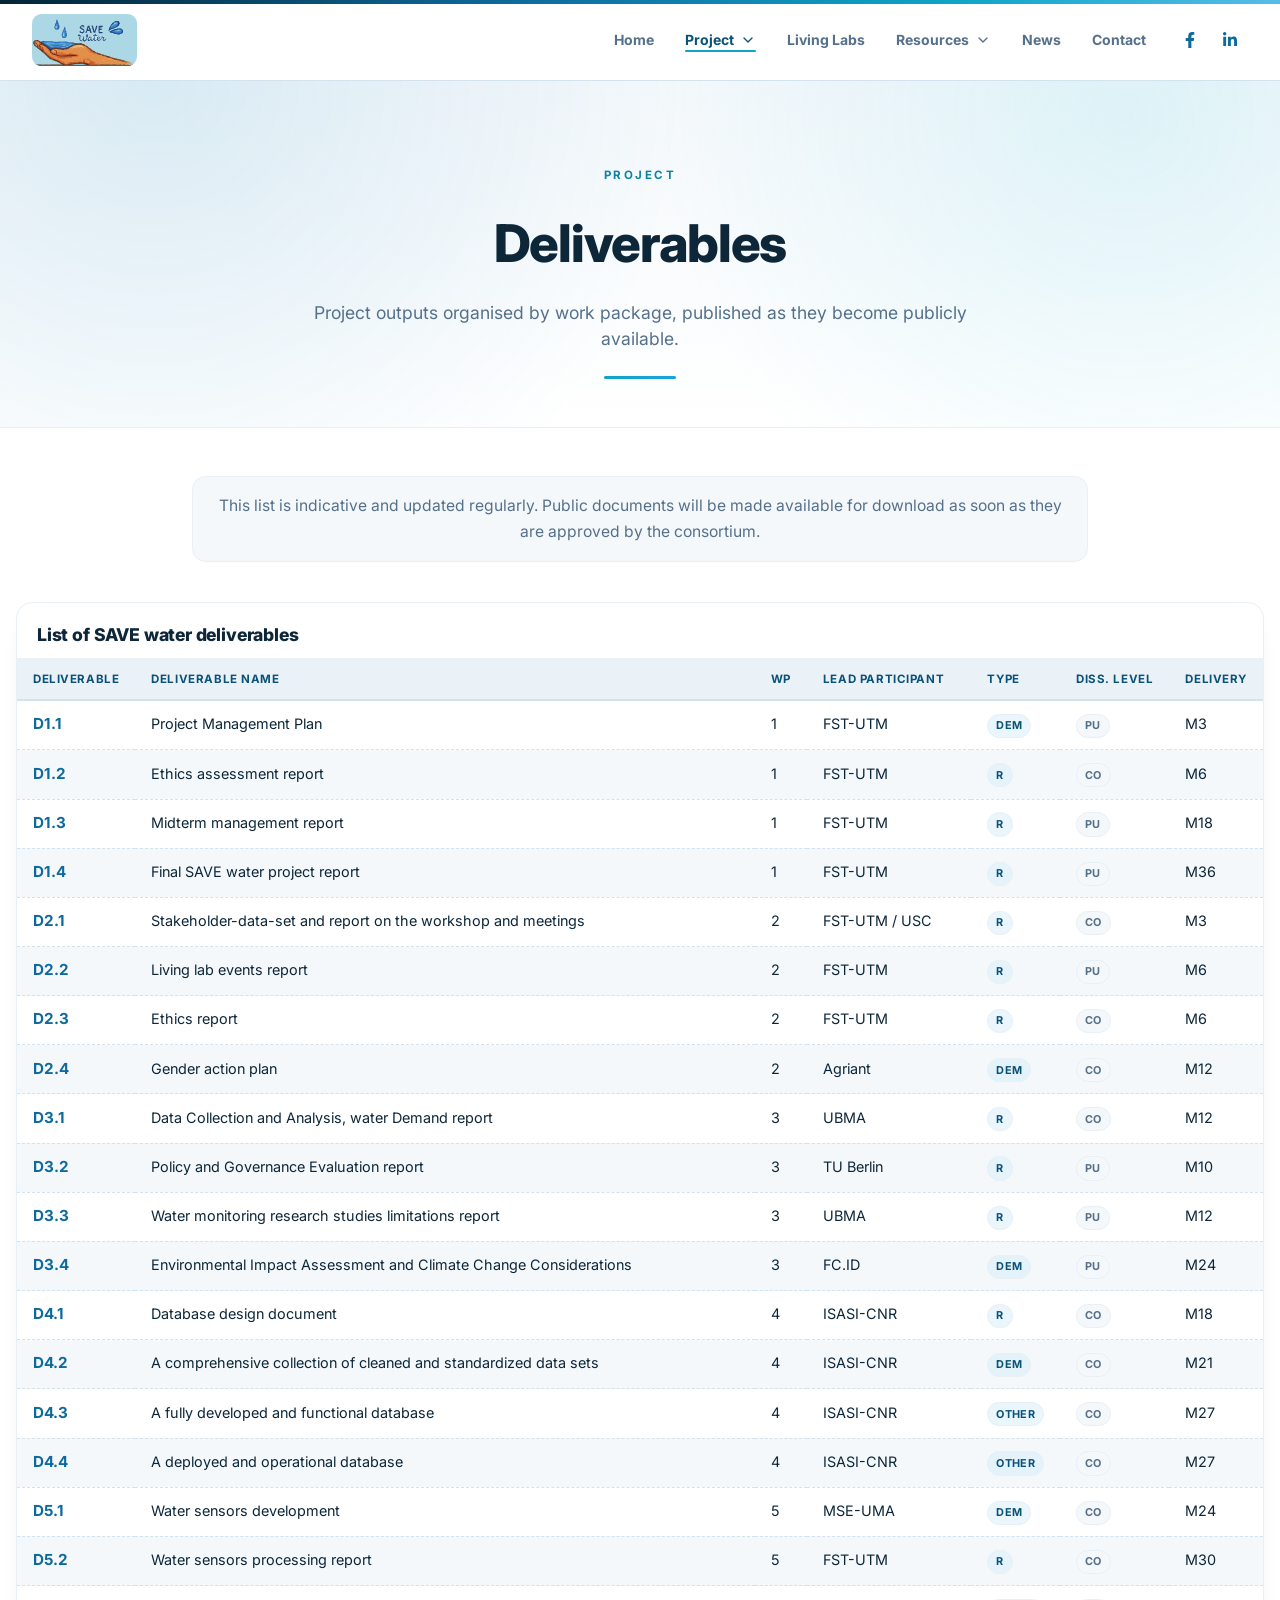
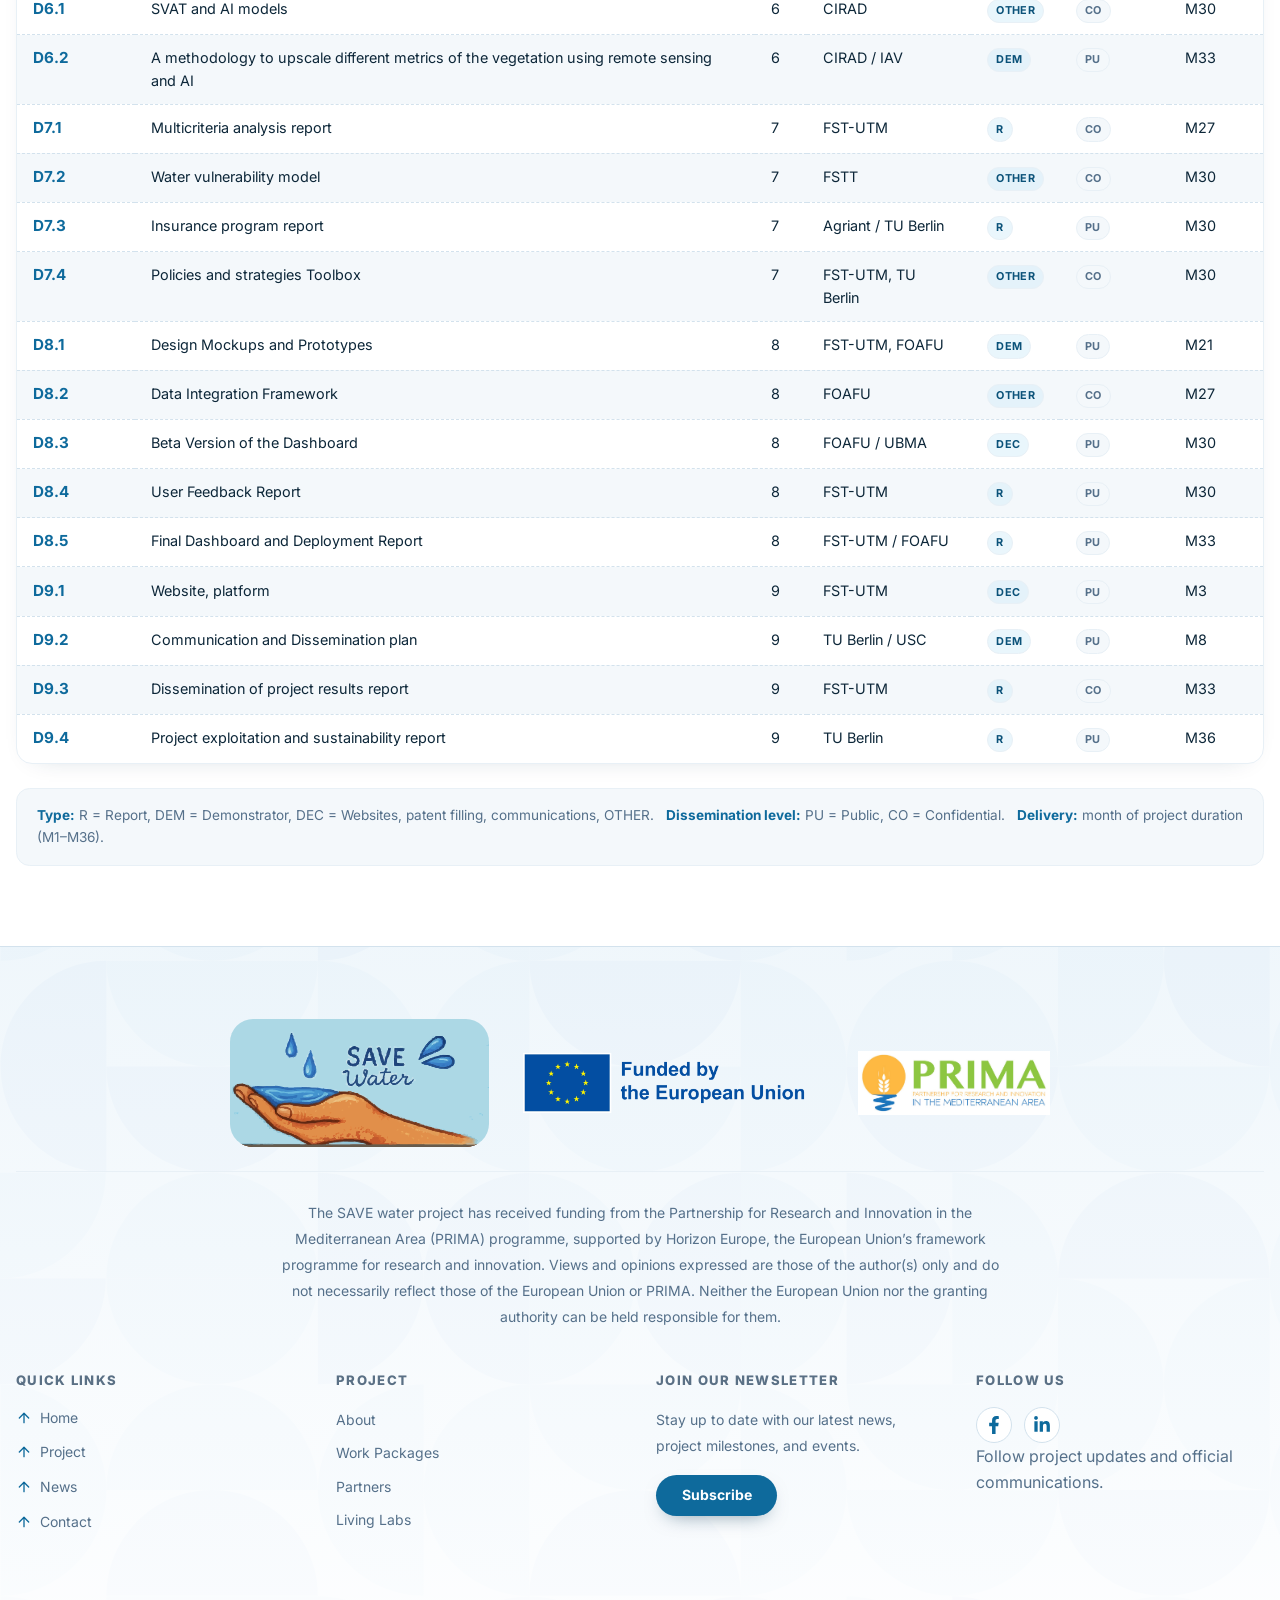
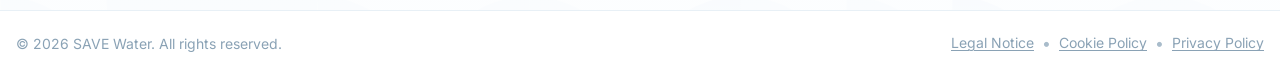
<file: deliverables.html>
<!doctype html>
<html lang="en">
<head>
  <meta charset="UTF-8">
  <meta name="viewport" content="width=device-width, initial-scale=1.0">
  <title>Deliverables | SAVE Water</title>
  <meta name="description" content="Project deliverables of the SAVE Water project by work package. Documents are published as they become publicly available.">
  <meta name="keywords" content="SAVE water, PRIMA, deliverables, reports, water conservation">
  <meta name="author" content="SAVE water Consortium">
  <meta name="theme-color" content="#0e6a9c">
  <link rel="icon" type="image/svg+xml" href="assets/green-circle.svg">
  <link rel="preconnect" href="https://fonts.googleapis.com">
  <link rel="preconnect" href="https://fonts.gstatic.com" crossorigin>
  <link href="https://fonts.googleapis.com/css2?family=Inter:wght@400;500;600;700;800&display=swap" rel="stylesheet">
  <link rel="stylesheet" href="css/styles.css">
</head>
<body>
  <a class="skip-link" href="#main">Skip to main content</a>

  <header class="site-header">
    <div class="content-shell header-inner">
      <a href="index.html" class="brand" aria-label="SAVE Water home">
        <img class="brand-logo" src="assets/SW__Logo.svg" alt="SAVE Water logo" width="120" height="82">
      </a>

      <nav class="main-nav" aria-label="Main navigation">
        <ul class="nav-list">
          <li class="nav-item"><a class="nav-link" href="index.html">Home</a></li>
          <li class="nav-item nav-item--dropdown">
            <button class="nav-link is-active" type="button" aria-haspopup="true" aria-expanded="false" aria-controls="project-menu">
              Project
              <svg class="nav-chevron" width="16" height="16" viewBox="0 0 24 24" fill="none" stroke="currentColor" stroke-width="2" stroke-linecap="round" stroke-linejoin="round" aria-hidden="true"><path d="M6 9l6 6 6-6"></path></svg>
            </button>
            <div class="dropdown" id="project-menu" role="menu">
              <a href="about.html" role="menuitem">About</a>
              <a href="work-packages.html" role="menuitem">Work Packages</a>
              <a href="partners.html" role="menuitem">Partners</a>
              <a href="deliverables.html" role="menuitem" class="is-active">Deliverables</a>
            </div>
          </li>
          <li class="nav-item"><a class="nav-link" href="living-labs.html">Living Labs</a></li>
          <li class="nav-item nav-item--dropdown">
            <button class="nav-link" type="button" aria-haspopup="true" aria-expanded="false" aria-controls="resources-menu">
              Resources
              <svg class="nav-chevron" width="16" height="16" viewBox="0 0 24 24" fill="none" stroke="currentColor" stroke-width="2" stroke-linecap="round" stroke-linejoin="round" aria-hidden="true"><path d="M6 9l6 6 6-6"></path></svg>
            </button>
            <div class="dropdown" id="resources-menu" role="menu">
              <a href="materials.html" role="menuitem">Materials</a>
              <a href="practice-abstracts.html" role="menuitem">Practice Abstracts</a>
              <a href="newsletter.html" role="menuitem">Newsletter</a>
            </div>
          </li>
          <li class="nav-item"><a class="nav-link" href="news.html">News</a></li>
          <li class="nav-item"><a class="nav-link" href="contact.html">Contact</a></li>
        </ul>

        <div class="nav-socials" aria-label="Social media">
          <a href="https://www.facebook.com/people/SAVE-water/61577954372614/" target="_blank" rel="noopener noreferrer" aria-label="SAVE water on Facebook">
            <svg width="16" height="16" viewBox="0 0 320 512" fill="currentColor" aria-hidden="true"><path d="M279.14 288l14.22-92.66h-88.91v-60.13c0-25.35 12.42-50.06 52.24-50.06h40.42V6.26S260.43 0 225.36 0c-73.22 0-121.08 44.38-121.08 124.72v70.62H22.89V288h81.39v224h100.17V288z"></path></svg>
          </a>
          <a href="https://www.linkedin.com/in/ACoAAGIl_0cBERCN4ELX8nYUW_dOp7b1nXNjI48?skipRedirect=true" target="_blank" rel="noopener noreferrer" aria-label="SAVE water on LinkedIn">
            <svg width="16" height="16" viewBox="0 0 448 512" fill="currentColor" aria-hidden="true"><path d="M100.28 448H7.4V148.9h92.88zM53.79 108.1C24.09 108.1 0 83.5 0 53.8a53.79 53.79 0 0 1 107.58 0c0 29.7-24.1 54.3-53.79 54.3zM447.9 448h-92.68V302.4c0-34.7-.7-79.2-48.29-79.2-48.29 0-55.69 37.7-55.69 76.7V448h-92.78V148.9h89.08v40.8h1.3c12.4-23.5 42.69-48.3 87.88-48.3 94 0 111.28 61.9 111.28 142.3V448z"></path></svg>
          </a>
          </div>
      </nav>

      <button class="nav-toggle" data-nav-toggle type="button" aria-controls="mobile-menu" aria-expanded="false" aria-label="Open navigation menu">
        <svg width="24" height="24" viewBox="0 0 24 24" fill="none" stroke="currentColor" stroke-width="2" stroke-linecap="round" stroke-linejoin="round" aria-hidden="true"><path d="M4 6h16M4 12h16M4 18h16"></path></svg>
      </button>
    </div>
  </header>

  <div class="mobile-menu" id="mobile-menu" data-mobile-menu>
    <a href="index.html">Home</a>
    <button data-mobile-sub-toggle type="button" aria-controls="m-project-menu" aria-expanded="false" class="is-active">
      Project
      <svg width="16" height="16" viewBox="0 0 24 24" fill="none" stroke="currentColor" stroke-width="2" stroke-linecap="round" stroke-linejoin="round" aria-hidden="true"><path d="M6 9l6 6 6-6"></path></svg>
    </button>
    <div class="mobile-sub" id="m-project-menu">
      <a href="about.html">About</a>
      <a href="work-packages.html">Work Packages</a>
      <a href="partners.html">Partners</a>
      <a href="deliverables.html" class="is-active">Deliverables</a>
    </div>
    <a href="living-labs.html">Living Labs</a>
    <button data-mobile-sub-toggle type="button" aria-controls="m-resources-menu" aria-expanded="false">
      Resources
      <svg width="16" height="16" viewBox="0 0 24 24" fill="none" stroke="currentColor" stroke-width="2" stroke-linecap="round" stroke-linejoin="round" aria-hidden="true"><path d="M6 9l6 6 6-6"></path></svg>
    </button>
    <div class="mobile-sub" id="m-resources-menu">
      <a href="materials.html">Materials</a>
      <a href="practice-abstracts.html">Practice Abstracts</a>
      <a href="newsletter.html">Newsletter</a>
    </div>
    <a href="news.html">News</a>
    <a href="contact.html">Contact</a>
    <div class="mobile-socials">
      <a href="https://www.facebook.com/people/SAVE-water/61577954372614/" target="_blank" rel="noopener noreferrer">Facebook</a>
      <a href="https://www.linkedin.com/in/ACoAAGIl_0cBERCN4ELX8nYUW_dOp7b1nXNjI48?skipRedirect=true" target="_blank" rel="noopener noreferrer">LinkedIn</a>
      </div>
  </div>

  <main id="main">
    <section class="page-hero">
      <div class="content-shell">
        <span class="eyebrow eyebrow--brown">Project</span>
        <h1>Deliverables</h1>
        <p>Project outputs organised by work package, published as they become publicly available.</p>
        <div class="rule" aria-hidden="true"></div>
      </div>
    </section>

    <div class="page-body content-shell">
      <p class="deliverables-note">This list is indicative and updated regularly. Public documents will be made available for download as soon as they are approved by the consortium.</p>

      <div class="deliverables-table-wrap">
        <table class="deliverables-table">
          <caption>List of SAVE water deliverables</caption>
          <thead>
            <tr>
              <th scope="col">Deliverable</th>
              <th scope="col">Deliverable name</th>
              <th scope="col">WP</th>
              <th scope="col">Lead participant</th>
              <th scope="col">Type</th>
              <th scope="col">Diss. level</th>
              <th scope="col">Delivery</th>
            </tr>
          </thead>
          <tbody>
            <tr><td class="del-id">D1.1</td><td>Project Management Plan</td><td>1</td><td>FST-UTM</td><td><span class="type-chip">DEM</span></td><td><span class="level-chip">PU</span></td><td>M3</td></tr>
            <tr><td class="del-id">D1.2</td><td>Ethics assessment report</td><td>1</td><td>FST-UTM</td><td><span class="type-chip">R</span></td><td><span class="level-chip">CO</span></td><td>M6</td></tr>
            <tr><td class="del-id">D1.3</td><td>Midterm management report</td><td>1</td><td>FST-UTM</td><td><span class="type-chip">R</span></td><td><span class="level-chip">PU</span></td><td>M18</td></tr>
            <tr><td class="del-id">D1.4</td><td>Final SAVE water project report</td><td>1</td><td>FST-UTM</td><td><span class="type-chip">R</span></td><td><span class="level-chip">PU</span></td><td>M36</td></tr>
            <tr><td class="del-id">D2.1</td><td>Stakeholder-data-set and report on the workshop and meetings</td><td>2</td><td>FST-UTM / USC</td><td><span class="type-chip">R</span></td><td><span class="level-chip">CO</span></td><td>M3</td></tr>
            <tr><td class="del-id">D2.2</td><td>Living lab events report</td><td>2</td><td>FST-UTM</td><td><span class="type-chip">R</span></td><td><span class="level-chip">PU</span></td><td>M6</td></tr>
            <tr><td class="del-id">D2.3</td><td>Ethics report</td><td>2</td><td>FST-UTM</td><td><span class="type-chip">R</span></td><td><span class="level-chip">CO</span></td><td>M6</td></tr>
            <tr><td class="del-id">D2.4</td><td>Gender action plan</td><td>2</td><td>Agriant</td><td><span class="type-chip">DEM</span></td><td><span class="level-chip">CO</span></td><td>M12</td></tr>
            <tr><td class="del-id">D3.1</td><td>Data Collection and Analysis, water Demand report</td><td>3</td><td>UBMA</td><td><span class="type-chip">R</span></td><td><span class="level-chip">CO</span></td><td>M12</td></tr>
            <tr><td class="del-id">D3.2</td><td>Policy and Governance Evaluation report</td><td>3</td><td>TU Berlin</td><td><span class="type-chip">R</span></td><td><span class="level-chip">PU</span></td><td>M10</td></tr>
            <tr><td class="del-id">D3.3</td><td>Water monitoring research studies limitations report</td><td>3</td><td>UBMA</td><td><span class="type-chip">R</span></td><td><span class="level-chip">PU</span></td><td>M12</td></tr>
            <tr><td class="del-id">D3.4</td><td>Environmental Impact Assessment and Climate Change Considerations</td><td>3</td><td>FC.ID</td><td><span class="type-chip">DEM</span></td><td><span class="level-chip">PU</span></td><td>M24</td></tr>
            <tr><td class="del-id">D4.1</td><td>Database design document</td><td>4</td><td>ISASI-CNR</td><td><span class="type-chip">R</span></td><td><span class="level-chip">CO</span></td><td>M18</td></tr>
            <tr><td class="del-id">D4.2</td><td>A comprehensive collection of cleaned and standardized data sets</td><td>4</td><td>ISASI-CNR</td><td><span class="type-chip">DEM</span></td><td><span class="level-chip">CO</span></td><td>M21</td></tr>
            <tr><td class="del-id">D4.3</td><td>A fully developed and functional database</td><td>4</td><td>ISASI-CNR</td><td><span class="type-chip">OTHER</span></td><td><span class="level-chip">CO</span></td><td>M27</td></tr>
            <tr><td class="del-id">D4.4</td><td>A deployed and operational database</td><td>4</td><td>ISASI-CNR</td><td><span class="type-chip">OTHER</span></td><td><span class="level-chip">CO</span></td><td>M27</td></tr>
            <tr><td class="del-id">D5.1</td><td>Water sensors development</td><td>5</td><td>MSE-UMA</td><td><span class="type-chip">DEM</span></td><td><span class="level-chip">CO</span></td><td>M24</td></tr>
            <tr><td class="del-id">D5.2</td><td>Water sensors processing report</td><td>5</td><td>FST-UTM</td><td><span class="type-chip">R</span></td><td><span class="level-chip">CO</span></td><td>M30</td></tr>
            <tr><td class="del-id">D6.1</td><td>SVAT and AI models</td><td>6</td><td>CIRAD</td><td><span class="type-chip">OTHER</span></td><td><span class="level-chip">CO</span></td><td>M30</td></tr>
            <tr><td class="del-id">D6.2</td><td>A methodology to upscale different metrics of the vegetation using remote sensing and AI</td><td>6</td><td>CIRAD / IAV</td><td><span class="type-chip">DEM</span></td><td><span class="level-chip">PU</span></td><td>M33</td></tr>
            <tr><td class="del-id">D7.1</td><td>Multicriteria analysis report</td><td>7</td><td>FST-UTM</td><td><span class="type-chip">R</span></td><td><span class="level-chip">CO</span></td><td>M27</td></tr>
            <tr><td class="del-id">D7.2</td><td>Water vulnerability model</td><td>7</td><td>FSTT</td><td><span class="type-chip">OTHER</span></td><td><span class="level-chip">CO</span></td><td>M30</td></tr>
            <tr><td class="del-id">D7.3</td><td>Insurance program report</td><td>7</td><td>Agriant / TU Berlin</td><td><span class="type-chip">R</span></td><td><span class="level-chip">PU</span></td><td>M30</td></tr>
            <tr><td class="del-id">D7.4</td><td>Policies and strategies Toolbox</td><td>7</td><td>FST-UTM, TU Berlin</td><td><span class="type-chip">OTHER</span></td><td><span class="level-chip">CO</span></td><td>M30</td></tr>
            <tr><td class="del-id">D8.1</td><td>Design Mockups and Prototypes</td><td>8</td><td>FST-UTM, FOAFU</td><td><span class="type-chip">DEM</span></td><td><span class="level-chip">PU</span></td><td>M21</td></tr>
            <tr><td class="del-id">D8.2</td><td>Data Integration Framework</td><td>8</td><td>FOAFU</td><td><span class="type-chip">OTHER</span></td><td><span class="level-chip">CO</span></td><td>M27</td></tr>
            <tr><td class="del-id">D8.3</td><td>Beta Version of the Dashboard</td><td>8</td><td>FOAFU / UBMA</td><td><span class="type-chip">DEC</span></td><td><span class="level-chip">PU</span></td><td>M30</td></tr>
            <tr><td class="del-id">D8.4</td><td>User Feedback Report</td><td>8</td><td>FST-UTM</td><td><span class="type-chip">R</span></td><td><span class="level-chip">PU</span></td><td>M30</td></tr>
            <tr><td class="del-id">D8.5</td><td>Final Dashboard and Deployment Report</td><td>8</td><td>FST-UTM / FOAFU</td><td><span class="type-chip">R</span></td><td><span class="level-chip">PU</span></td><td>M33</td></tr>
            <tr><td class="del-id">D9.1</td><td>Website, platform</td><td>9</td><td>FST-UTM</td><td><span class="type-chip">DEC</span></td><td><span class="level-chip">PU</span></td><td>M3</td></tr>
            <tr><td class="del-id">D9.2</td><td>Communication and Dissemination plan</td><td>9</td><td>TU Berlin / USC</td><td><span class="type-chip">DEM</span></td><td><span class="level-chip">PU</span></td><td>M8</td></tr>
            <tr><td class="del-id">D9.3</td><td>Dissemination of project results report</td><td>9</td><td>FST-UTM</td><td><span class="type-chip">R</span></td><td><span class="level-chip">CO</span></td><td>M33</td></tr>
            <tr><td class="del-id">D9.4</td><td>Project exploitation and sustainability report</td><td>9</td><td>TU Berlin</td><td><span class="type-chip">R</span></td><td><span class="level-chip">PU</span></td><td>M36</td></tr>
          </tbody>
        </table>
      </div>

      <p class="deliverables-legend"><strong>Type:</strong> R&nbsp;=&nbsp;Report, DEM&nbsp;=&nbsp;Demonstrator, DEC&nbsp;=&nbsp;Websites, patent filling, communications, OTHER. &nbsp; <strong>Dissemination level:</strong> PU&nbsp;=&nbsp;Public, CO&nbsp;=&nbsp;Confidential. &nbsp; <strong>Delivery:</strong> month of project duration (M1&ndash;M36).</p>
    </div>
  </main>

  <footer class="site-footer">
    <div class="footer-band" style="background-image:url('assets/bg2-RGaRyIbK.svg')">
      <div class="footer-band-inner">
        <div class="footer-logos">
          <img class="footer-logo" src="assets/SW__Logo.svg" alt="SAVE Water project logo" loading="lazy">
          <img class="eu-badge" src="assets/EN-Funded by the EU-POS-Dni9-fTM.webp" alt="Funded by the European Union" loading="lazy">
          <img class="prima-badge" src="assets/prima.jpg" alt="PRIMA programme" loading="lazy">
        </div>
        <p class="funding-text">The SAVE water project has received funding from the Partnership for Research and Innovation in the Mediterranean Area (PRIMA) programme, supported by Horizon Europe, the European Union&rsquo;s framework programme for research and innovation. Views and opinions expressed are those of the author(s) only and do not necessarily reflect those of the European Union or PRIMA. Neither the European Union nor the granting authority can be held responsible for them.</p>
        <div class="footer-grid">
          <div class="footer-col">
            <h3>Quick Links</h3>
            <ul class="footer-links">
              <li><a href="index.html"><svg width="16" height="16" viewBox="0 0 24 24" fill="none" stroke="currentColor" stroke-width="2" stroke-linecap="round" stroke-linejoin="round" aria-hidden="true"><path d="M5 12l7-7 7 7"></path><path d="M12 5v14"></path></svg>Home</a></li>
              <li><a href="about.html"><svg width="16" height="16" viewBox="0 0 24 24" fill="none" stroke="currentColor" stroke-width="2" stroke-linecap="round" stroke-linejoin="round" aria-hidden="true"><path d="M5 12l7-7 7 7"></path><path d="M12 5v14"></path></svg>Project</a></li>
              <li><a href="news.html"><svg width="16" height="16" viewBox="0 0 24 24" fill="none" stroke="currentColor" stroke-width="2" stroke-linecap="round" stroke-linejoin="round" aria-hidden="true"><path d="M5 12l7-7 7 7"></path><path d="M12 5v14"></path></svg>News</a></li>
              <li><a href="contact.html"><svg width="16" height="16" viewBox="0 0 24 24" fill="none" stroke="currentColor" stroke-width="2" stroke-linecap="round" stroke-linejoin="round" aria-hidden="true"><path d="M5 12l7-7 7 7"></path><path d="M12 5v14"></path></svg>Contact</a></li>
            </ul>
          </div>
          <div class="footer-col">
            <h3>Project</h3>
            <ul class="footer-links">
              <li><a href="about.html">About</a></li>
              <li><a href="work-packages.html">Work Packages</a></li>
              <li><a href="partners.html">Partners</a></li>
              <li><a href="living-labs.html">Living Labs</a></li>
            </ul>
          </div>
          <div class="footer-col footer-subscribe">
            <h3>Join Our Newsletter</h3>
            <p>Stay up to date with our latest news, project milestones, and events.</p>
            <a class="btn--subscribe-sm" href="newsletter.html">Subscribe</a>
          </div>
          <div class="footer-col">
            <h3>Follow Us</h3>
            <div class="footer-socials">
              <a href="https://www.facebook.com/people/SAVE-water/61577954372614/" target="_blank" rel="noopener noreferrer" aria-label="SAVE water on Facebook">
                <svg width="18" height="18" viewBox="0 0 320 512" fill="currentColor" aria-hidden="true"><path d="M279.14 288l14.22-92.66h-88.91v-60.13c0-25.35 12.42-50.06 52.24-50.06h40.42V6.26S260.43 0 225.36 0c-73.22 0-121.08 44.38-121.08 124.72v70.62H22.89V288h81.39v224h100.17V288z"></path></svg>
              </a>
              <a href="https://www.linkedin.com/in/ACoAAGIl_0cBERCN4ELX8nYUW_dOp7b1nXNjI48?skipRedirect=true" target="_blank" rel="noopener noreferrer" aria-label="SAVE water on LinkedIn">
                <svg width="18" height="18" viewBox="0 0 448 512" fill="currentColor" aria-hidden="true"><path d="M100.28 448H7.4V148.9h92.88zM53.79 108.1C24.09 108.1 0 83.5 0 53.8a53.79 53.79 0 0 1 107.58 0c0 29.7-24.1 54.3-53.79 54.3zM447.9 448h-92.68V302.4c0-34.7-.7-79.2-48.29-79.2-48.29 0-55.69 37.7-55.69 76.7V448h-92.78V148.9h89.08v40.8h1.3c12.4-23.5 42.69-48.3 87.88-48.3 94 0 111.28 61.9 111.28 142.3V448z"></path></svg>
              </a>
              </div>
            <p class="follow-note">Follow project updates and official communications.</p>
          </div>
        </div>
      </div>
    </div>
    <div class="footer-bottom">
      <div class="footer-bottom-inner">
        <p>&copy; <span id="footer-year">2025</span> SAVE Water. All rights reserved.</p>
        <div class="legal">
          <a href="#">Legal Notice</a>
          <span class="sep">&bull;</span>
          <a href="#">Cookie Policy</a>
          <span class="sep">&bull;</span>
          <a href="#">Privacy Policy</a>
        </div>
      </div>
    </div>
  </footer>

  <button class="back-to-top" data-back-to-top type="button" aria-label="Back to top">
    <svg width="20" height="20" viewBox="0 0 24 24" fill="none" stroke="currentColor" stroke-width="2.5" stroke-linecap="round" stroke-linejoin="round" aria-hidden="true"><path d="M12 19V5"></path><path d="M5 12l7-7 7 7"></path></svg>
  </button>

  <script src="js/main.js"></script>
</body>
</html>
</file>
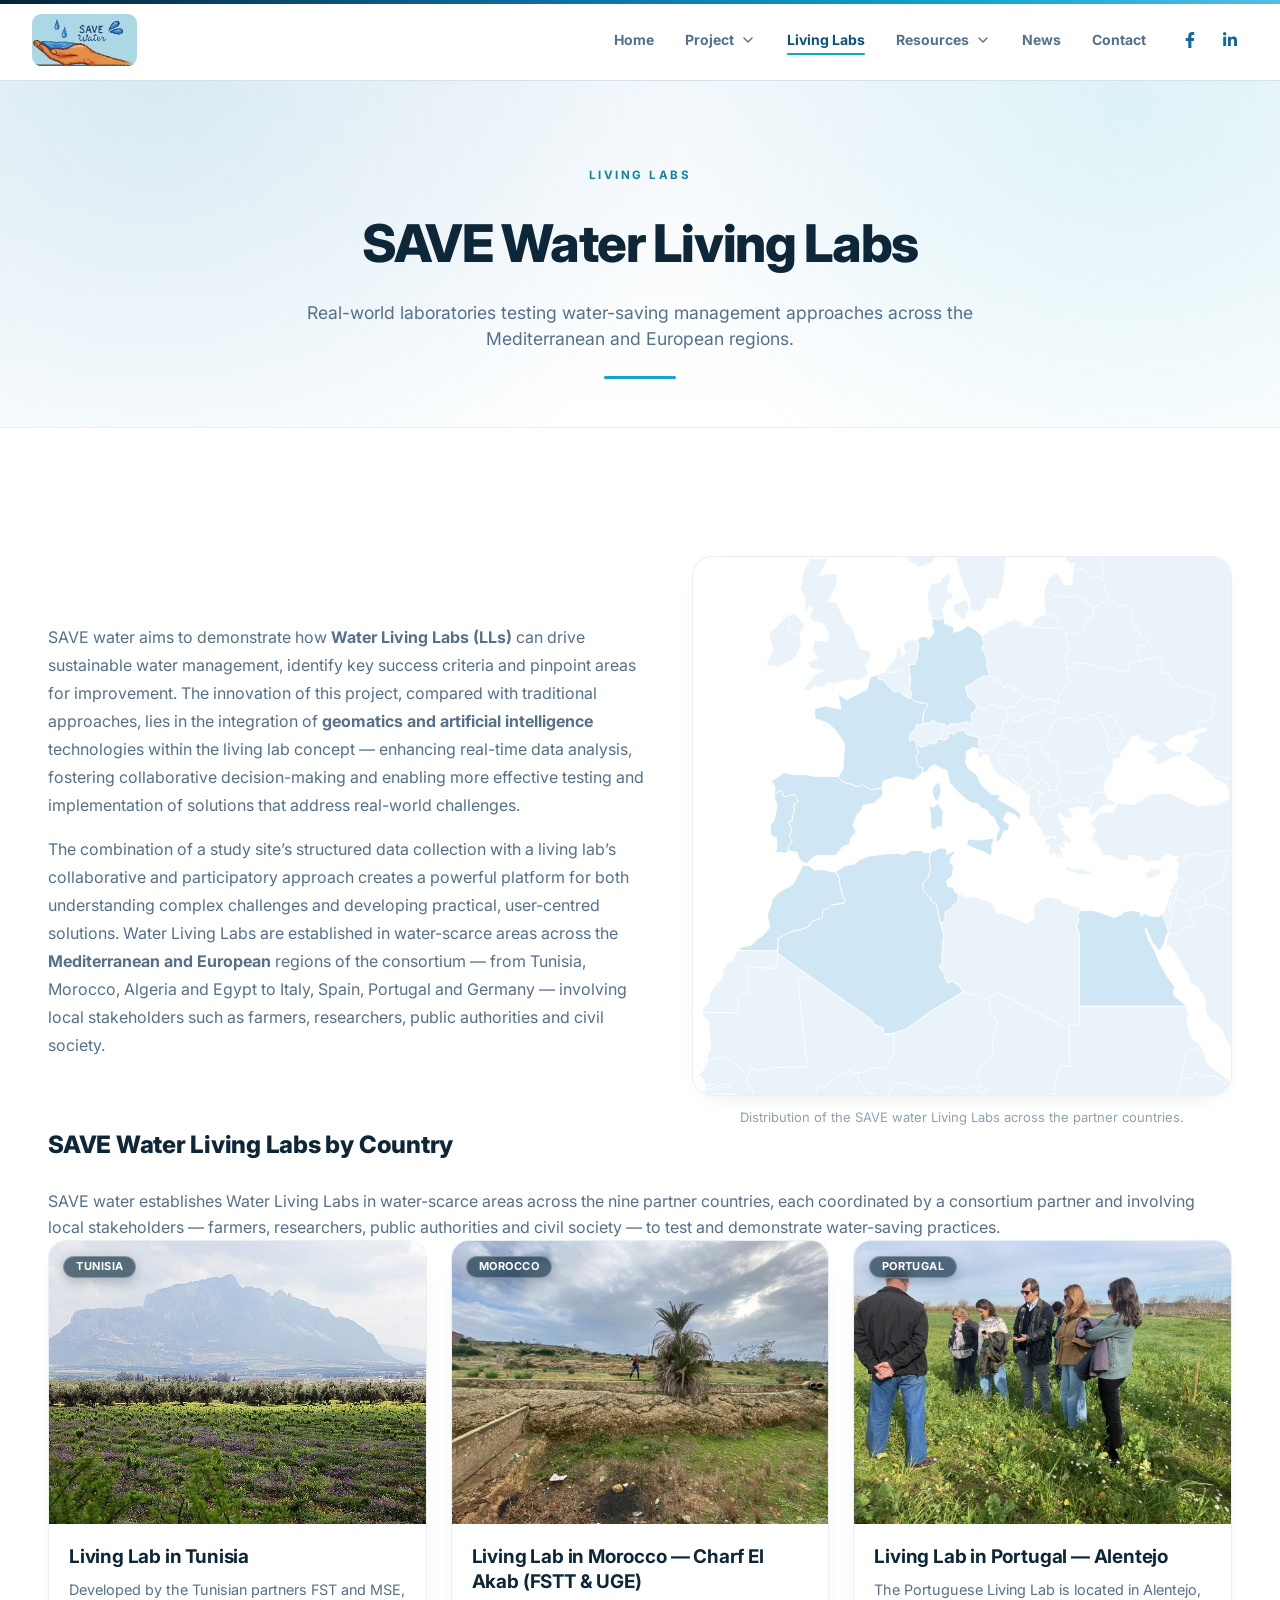
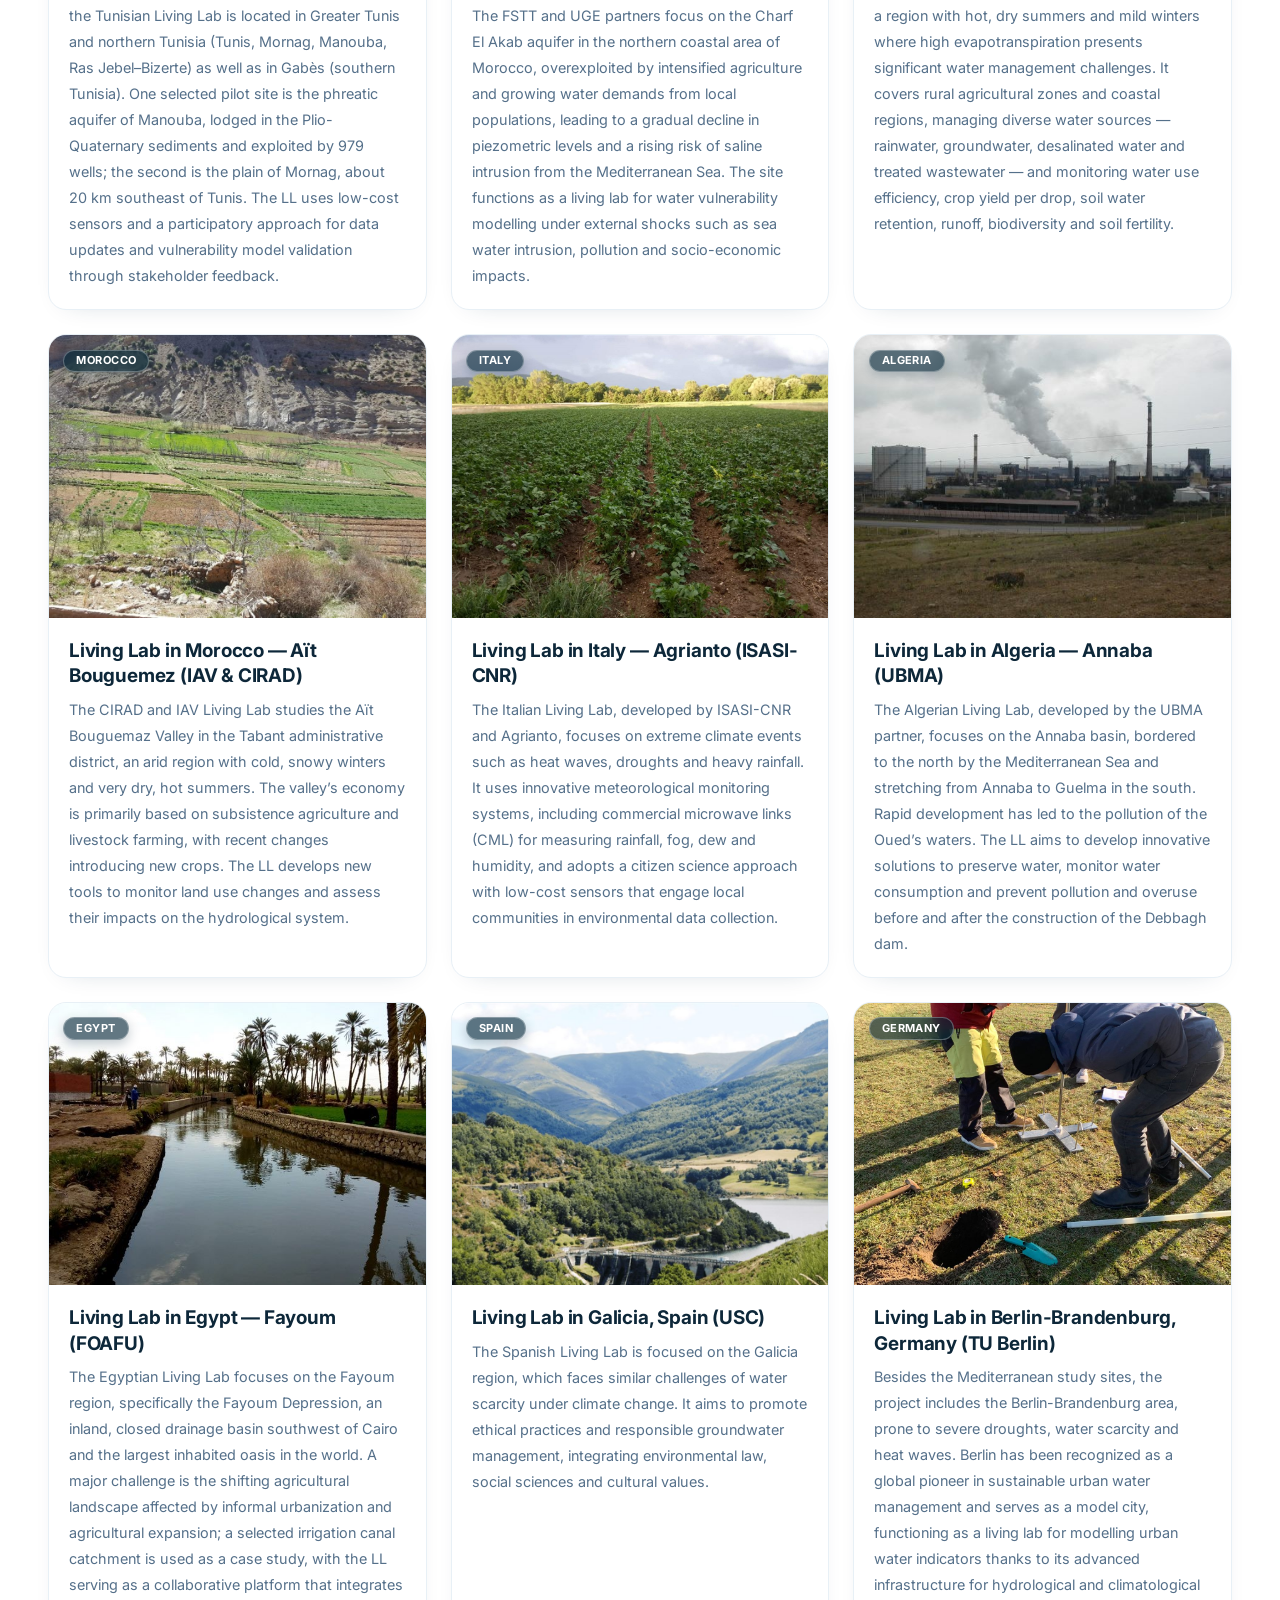
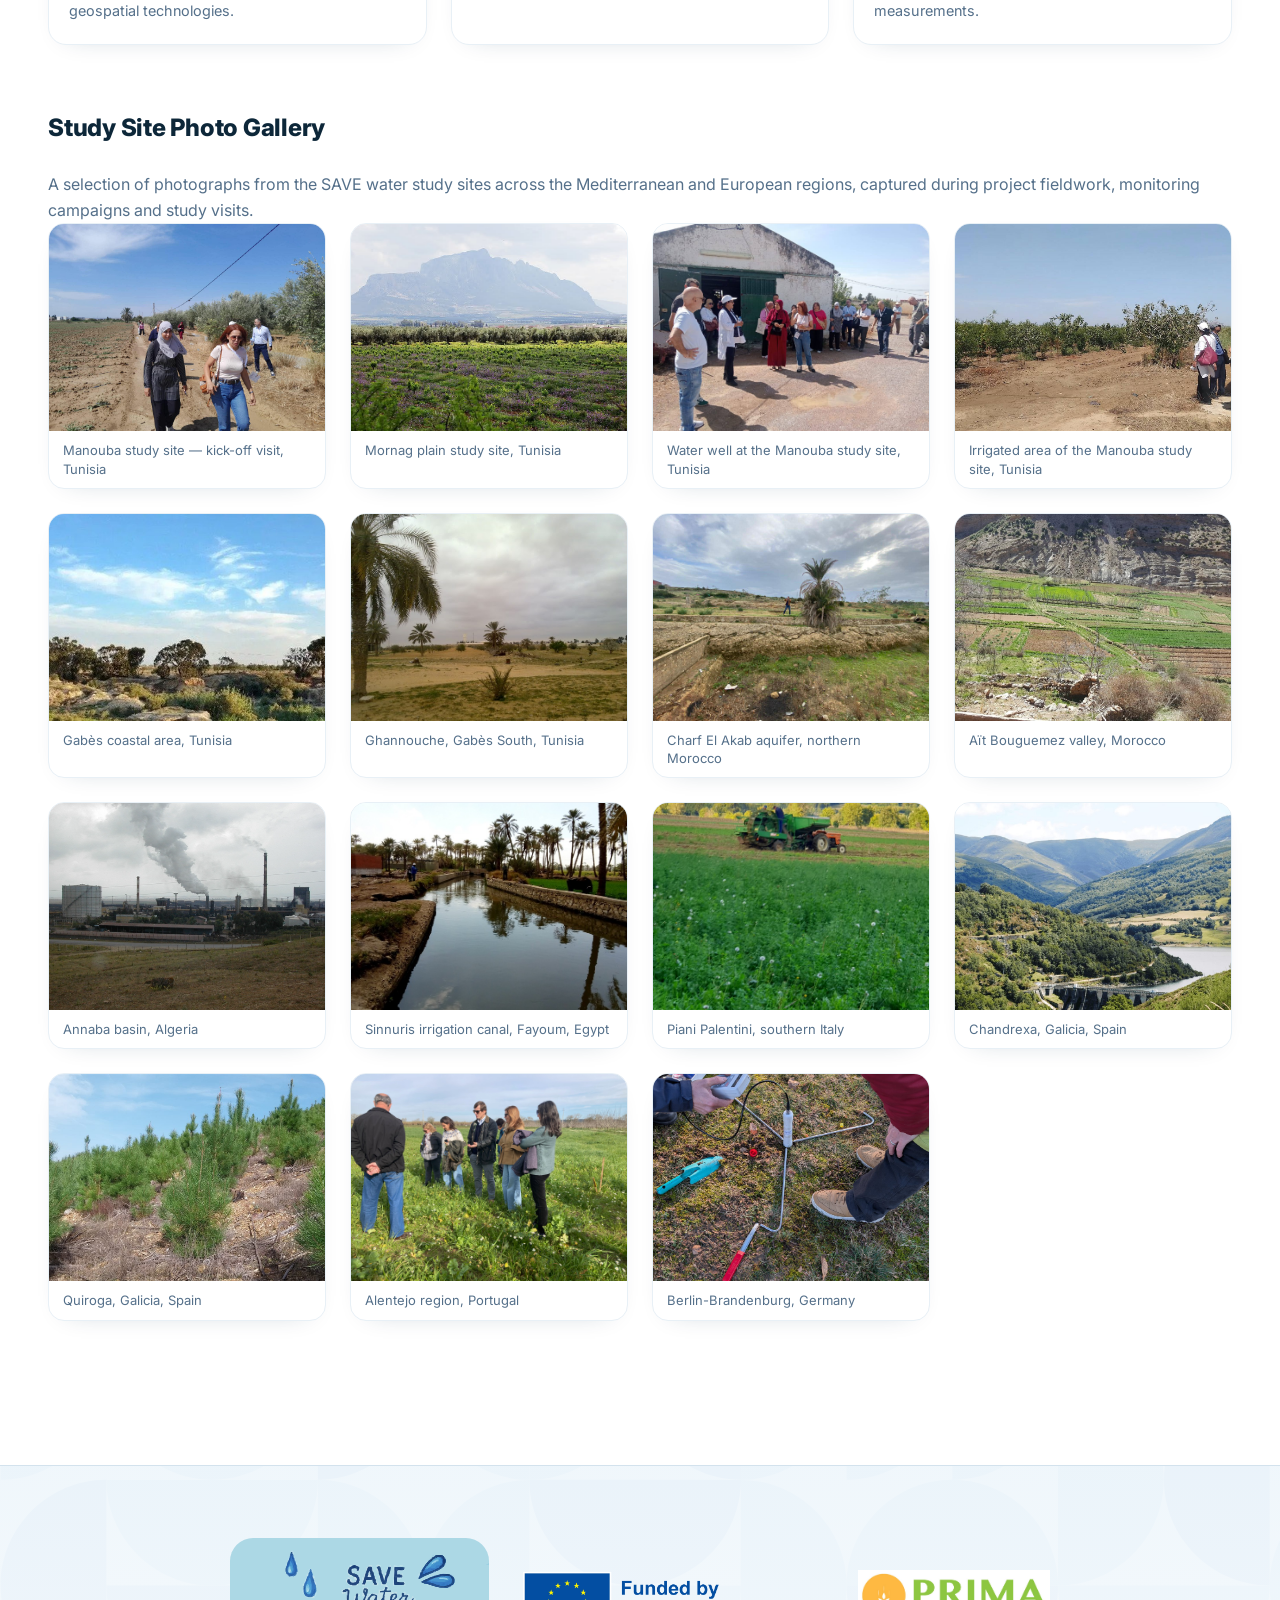
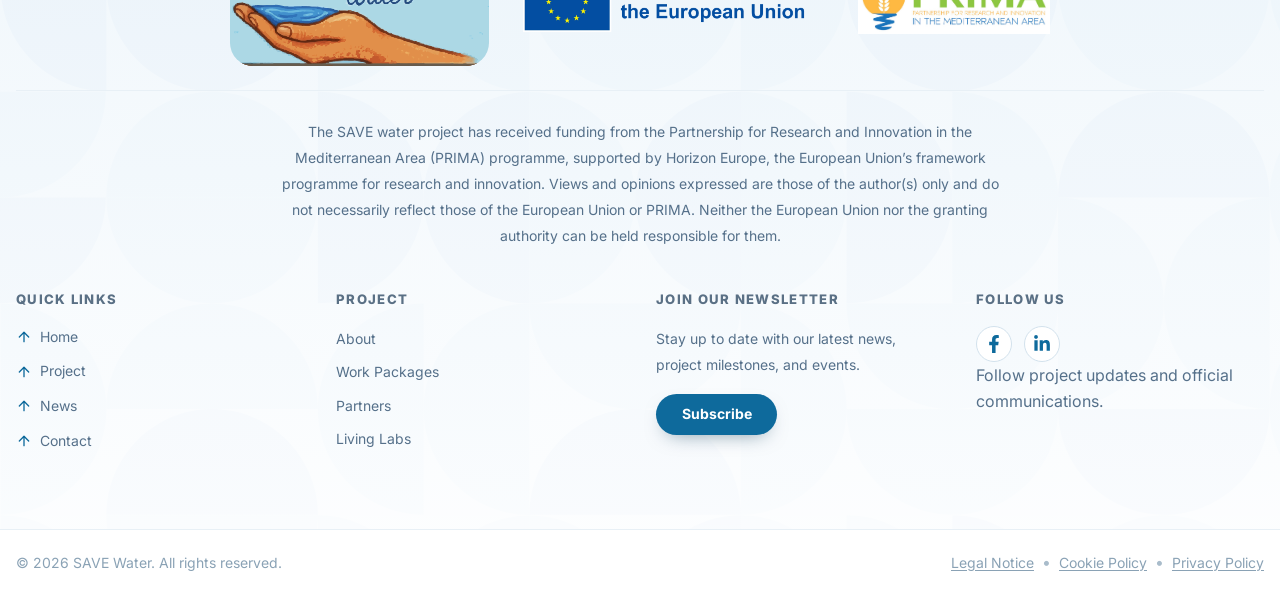
<file: living-labs.html>
<!doctype html>
<html lang="en">
<head>
  <meta charset="UTF-8">
  <meta name="viewport" content="width=device-width, initial-scale=1.0">
  <title>Living Labs | SAVE Water</title>
  <meta name="description" content="Water Living Labs testing water-saving management approaches across the nine SAVE water partner countries in the Mediterranean and Europe.">
  <meta name="keywords" content="SAVE water, PRIMA, Living Labs, water conservation, water security, Mediterranean, North Africa">
  <meta name="author" content="SAVE water Consortium">
  <meta name="theme-color" content="#0e6a9c">
  <link rel="icon" type="image/svg+xml" href="assets/green-circle.svg">
  <link rel="preconnect" href="https://fonts.googleapis.com">
  <link rel="preconnect" href="https://fonts.gstatic.com" crossorigin>
  <link href="https://fonts.googleapis.com/css2?family=Inter:wght@400;500;600;700;800&display=swap" rel="stylesheet">
  <link rel="stylesheet" href="css/styles.css">
</head>
<body>
  <a class="skip-link" href="#main">Skip to main content</a>

  <header class="site-header">
    <div class="content-shell header-inner">
      <a href="index.html" class="brand" aria-label="SAVE Water home">
        <img class="brand-logo" src="assets/SW__Logo.svg" alt="SAVE Water logo" width="120" height="82">
      </a>

      <nav class="main-nav" aria-label="Main navigation">
        <ul class="nav-list">
          <li class="nav-item"><a class="nav-link" href="index.html">Home</a></li>
          <li class="nav-item nav-item--dropdown">
            <button class="nav-link" type="button" aria-haspopup="true" aria-expanded="false" aria-controls="project-menu">
              Project
              <svg class="nav-chevron" width="16" height="16" viewBox="0 0 24 24" fill="none" stroke="currentColor" stroke-width="2" stroke-linecap="round" stroke-linejoin="round" aria-hidden="true"><path d="M6 9l6 6 6-6"></path></svg>
            </button>
            <div class="dropdown" id="project-menu" role="menu">
              <a href="about.html" role="menuitem">About</a>
              <a href="work-packages.html" role="menuitem">Work Packages</a>
              <a href="partners.html" role="menuitem">Partners</a>
              <a href="deliverables.html" role="menuitem">Deliverables</a>
            </div>
          </li>
          <li class="nav-item"><a class="nav-link is-active" href="living-labs.html" aria-current="page">Living Labs</a></li>
          <li class="nav-item nav-item--dropdown">
            <button class="nav-link" type="button" aria-haspopup="true" aria-expanded="false" aria-controls="resources-menu">
              Resources
              <svg class="nav-chevron" width="16" height="16" viewBox="0 0 24 24" fill="none" stroke="currentColor" stroke-width="2" stroke-linecap="round" stroke-linejoin="round" aria-hidden="true"><path d="M6 9l6 6 6-6"></path></svg>
            </button>
            <div class="dropdown" id="resources-menu" role="menu">
              <a href="materials.html" role="menuitem">Materials</a>
              <a href="practice-abstracts.html" role="menuitem">Practice Abstracts</a>
              <a href="newsletter.html" role="menuitem">Newsletter</a>
            </div>
          </li>
          <li class="nav-item"><a class="nav-link" href="news.html">News</a></li>
          <li class="nav-item"><a class="nav-link" href="contact.html">Contact</a></li>
        </ul>

        <div class="nav-socials" aria-label="Social media">
          <a href="https://www.facebook.com/people/SAVE-water/61577954372614/" target="_blank" rel="noopener noreferrer" aria-label="SAVE water on Facebook">
            <svg width="16" height="16" viewBox="0 0 320 512" fill="currentColor" aria-hidden="true"><path d="M279.14 288l14.22-92.66h-88.91v-60.13c0-25.35 12.42-50.06 52.24-50.06h40.42V6.26S260.43 0 225.36 0c-73.22 0-121.08 44.38-121.08 124.72v70.62H22.89V288h81.39v224h100.17V288z"></path></svg>
          </a>
          <a href="https://www.linkedin.com/in/ACoAAGIl_0cBERCN4ELX8nYUW_dOp7b1nXNjI48?skipRedirect=true" target="_blank" rel="noopener noreferrer" aria-label="SAVE water on LinkedIn">
            <svg width="16" height="16" viewBox="0 0 448 512" fill="currentColor" aria-hidden="true"><path d="M100.28 448H7.4V148.9h92.88zM53.79 108.1C24.09 108.1 0 83.5 0 53.8a53.79 53.79 0 0 1 107.58 0c0 29.7-24.1 54.3-53.79 54.3zM447.9 448h-92.68V302.4c0-34.7-.7-79.2-48.29-79.2-48.29 0-55.69 37.7-55.69 76.7V448h-92.78V148.9h89.08v40.8h1.3c12.4-23.5 42.69-48.3 87.88-48.3 94 0 111.28 61.9 111.28 142.3V448z"></path></svg>
          </a>
          </div>
      </nav>

      <button class="nav-toggle" data-nav-toggle type="button" aria-controls="mobile-menu" aria-expanded="false" aria-label="Open navigation menu">
        <svg width="24" height="24" viewBox="0 0 24 24" fill="none" stroke="currentColor" stroke-width="2" stroke-linecap="round" stroke-linejoin="round" aria-hidden="true"><path d="M4 6h16M4 12h16M4 18h16"></path></svg>
      </button>
    </div>
  </header>

  <div class="mobile-menu" id="mobile-menu" data-mobile-menu>
    <a href="index.html">Home</a>
    <button data-mobile-sub-toggle type="button" aria-controls="m-project-menu" aria-expanded="false">
      Project
      <svg width="16" height="16" viewBox="0 0 24 24" fill="none" stroke="currentColor" stroke-width="2" stroke-linecap="round" stroke-linejoin="round" aria-hidden="true"><path d="M6 9l6 6 6-6"></path></svg>
    </button>
    <div class="mobile-sub" id="m-project-menu">
      <a href="about.html">About</a>
      <a href="work-packages.html">Work Packages</a>
      <a href="partners.html">Partners</a>
      <a href="deliverables.html">Deliverables</a>
    </div>
    <a href="living-labs.html" class="is-active">Living Labs</a>
    <button data-mobile-sub-toggle type="button" aria-controls="m-resources-menu" aria-expanded="false">
      Resources
      <svg width="16" height="16" viewBox="0 0 24 24" fill="none" stroke="currentColor" stroke-width="2" stroke-linecap="round" stroke-linejoin="round" aria-hidden="true"><path d="M6 9l6 6 6-6"></path></svg>
    </button>
    <div class="mobile-sub" id="m-resources-menu">
      <a href="materials.html">Materials</a>
      <a href="practice-abstracts.html">Practice Abstracts</a>
      <a href="newsletter.html">Newsletter</a>
    </div>
    <a href="news.html">News</a>
    <a href="contact.html">Contact</a>
    <div class="mobile-socials">
      <a href="https://www.facebook.com/people/SAVE-water/61577954372614/" target="_blank" rel="noopener noreferrer">Facebook</a>
      <a href="https://www.linkedin.com/in/ACoAAGIl_0cBERCN4ELX8nYUW_dOp7b1nXNjI48?skipRedirect=true" target="_blank" rel="noopener noreferrer">LinkedIn</a>
      </div>
  </div>

  <main id="main">
    <section class="page-hero">
      <div class="content-shell">
        <span class="eyebrow eyebrow--brown">Living Labs</span>
        <h1>SAVE Water Living Labs</h1>
        <p>Real-world laboratories testing water-saving management approaches across the Mediterranean and European regions.</p>
        <div class="rule" aria-hidden="true"></div>
      </div>
    </section>

    <div class="page-body">
      <section class="ll-intro content-shell" aria-label="About the Living Labs">
        <div class="ll-intro-grid">
          <div class="ll-intro-copy reveal">
            <p>SAVE water aims to demonstrate how <strong>Water Living Labs (LLs)</strong> can drive sustainable water management, identify key success criteria and pinpoint areas for improvement. The innovation of this project, compared with traditional approaches, lies in the integration of <strong>geomatics and artificial intelligence</strong> technologies within the living lab concept &mdash; enhancing real-time data analysis, fostering collaborative decision-making and enabling more effective testing and implementation of solutions that address real-world challenges.</p>
            <p>The combination of a study site&rsquo;s structured data collection with a living lab&rsquo;s collaborative and participatory approach creates a powerful platform for both understanding complex challenges and developing practical, user-centred solutions. Water Living Labs are established in water-scarce areas across the <strong>Mediterranean and European</strong> regions of the consortium &mdash; from Tunisia, Morocco, Algeria and Egypt to Italy, Spain, Portugal and Germany &mdash; involving local stakeholders such as farmers, researchers, public authorities and civil society.</p>
          </div>
          <figure class="ll-intro-map reveal reveal--right">
            <svg xmlns="http://www.w3.org/2000/svg" viewBox="424.43 260 168.21 168.21" role="img" aria-label="SAVE water consortium countries across the Mediterranean and North Africa" class="sw-map" data-save-water-map="true">
  <g class="map-land">
    <path d="M532.985,334.657L532.629,335.93L533.027,337.524L534.19,338.425L534.134,339.393L533.223,339.925L533.054,341.115L531.75,342.88L531.274,342.626L531.218,341.826L529.665,340.601L529.421,338.851L529.658,336.323L530.041,335.164L529.568,334.573L529.38,333.377L530.596,331.512L530.774,332.227L531.528,331.891L532.125,332.907L532.796,333.293z"/>
    <path d="M597.453,337.502L601.349,336.923L601.93,337.897L602.998,338.537L602.434,339.461L603.927,340.719L603.137,341.881L604.327,342.869L605.586,343.462L605.648,345.958L604.633,346.064L603.488,343.984L603.501,343.427L602.262,343.435L601.432,342.462L600.849,342.561L599.744,341.498L597.659,340.59L597.929,338.803z"/>
    <path d="M522.861,309.853L522.648,311.557L521.069,311.565L521.613,312.464L520.682,315.111L520.147,315.8L517.695,315.901L516.28,316.823L513.964,316.509L509.955,315.458L509.329,314.034L506.558,314.746L506.231,315.523L504.533,314.943L503.102,314.832L501.833,314.085L502.262,313.078L502.154,312.344L503,312.116L504.419,313.264L504.818,312.173L507.291,312.35L509.295,311.606L510.64,311.733L511.514,312.582L511.775,311.878L511.378,309.158L512.385,308.624L513.374,306.673L515.457,308.037L517.034,306.302L518.021,305.983L520.198,307.281L521.515,307.061L522.807,307.861L522.582,308.396z"/>
    <path d="M601.432,342.462l0.831,0.973l1.239,-0.008l-0.013,0.558l1.145,2.08l-1.923,-0.477l-1.417,-1.661l-0.445,-1.366L601.432,342.462zM608.081,337.029l1.241,0.253l0.481,-0.945l1.674,-1.506l1.474,1.965l1.426,2.623l1.307,0.172l0.863,0.988l-2.31,0.294l-0.487,2.823l-0.482,1.263l-1.028,0.839l0.075,1.769l-0.698,0.178l-1.749,-1.869l0.967,-1.779l-0.829,-1.062l-1.051,0.268l-3.307,2.656l-0.062,-2.496l-1.259,-0.593l-1.19,-0.988l0.791,-1.162l-1.494,-1.258l0.564,-0.924l-1.068,-0.64l-0.581,-0.974l0.687,-0.607l2.089,1.068l1.511,0.22l0.382,-0.435l-1.381,-2.017l0.728,-0.517l0.788,0.126L608.081,337.029z"/>
    <path d="M528.542,323.106L529.558,323.096L528.856,324.823L530.208,326.323L529.799,328.144L529.139,328.314L528.615,328.666L527.703,329.559L527.292,331.658L524.811,330.215L523.752,328.613L522.684,327.76L521.395,326.313L520.787,325.104L519.414,323.27L520,321.629L521.007,322.539L521.614,321.717L522.924,321.629L525.335,322.287L527.273,322.232z"/>
    <path d="M484.548,295.906L486.601,296.258L489.199,295.327L490.974,297.283L492.515,298.319L492.197,301.287L491.466,301.452L491.162,303.882L488.709,301.909L487.271,302.247L485.313,300.19L484.01,298.422L482.707,298.35L482.301,296.788z"/>
    <path d="M467.325,436.401L465.406,435.672L464.092,435.779L463.112,436.49L461.851,435.894L461.361,434.958L460.1,434.341L459.914,432.695L460.679,431.491L460.614,430.528L462.84,428.167L463.251,426.207L464.02,425.508L465.375,425.894L466.551,425.311L466.932,424.574L469.107,423.287L469.643,422.388L472.263,421.192L473.807,420.782L474.506,421.335L476.304,421.322L476.082,422.718L476.458,424.027L478.037,425.899L478.125,427.284L481.357,427.932L481.294,429.884L480.681,430.735L479.311,431.001L478.739,432.243L477.775,432.564L475.32,432.504L474.023,432.278L473.118,432.736L471.879,432.529L467.008,432.663L466.942,434.271z"/>
    <path d="M538.78,325.558L539.587,327.156L540.673,326.872L542.828,327.476L546.945,327.68L548.336,326.692L551.637,325.788L553.677,327.2L555.326,327.606L553.871,329.202L552.847,331.931L553.751,334.086L551.337,333.581L548.481,334.764L548.451,336.623L545.902,336.974L543.927,335.673L541.682,336.697L539.608,336.589L539.409,334.116L538.005,332.907L538.466,332.373L538.162,331.922L538.633,330.712L539.702,329.517L538.34,327.856L538.088,326.441z"/>
    <path d="M482.8,445.918L480.483,446.246L479.792,444.312L479.92,437.852L479.355,437.27L479.249,435.884L478.275,434.893L477.418,434.057L477.775,432.564L478.739,432.243L479.311,431.001L480.681,430.735L481.294,429.884L482.235,429.05L483.24,429.042L485.378,430.681L485.269,431.625L485.899,433.309L485.347,434.45L485.643,435.211L484.282,436.961L483.418,437.826L482.89,439.604L482.961,441.395z"/>
    <path d="M541.099,284.075L543.809,284.107L546.853,282.31L547.504,279.586L549.803,278.024L549.539,275.817L551.244,274.982L554.256,273.053L557.208,274.309L557.606,275.545L559.078,274.952L561.819,276.135L562.093,278.443L561.493,279.757L563.25,282.91L564.392,283.779L564.223,284.637L566.113,285.468L566.921,286.722L565.83,287.744L563.568,287.582L563.028,288.017L563.687,289.557L564.376,292.494L561.969,292.764L561.105,293.759L560.925,296.024L559.81,295.591L557.279,295.806L556.544,294.756L555.493,295.539L554.438,294.89L552.23,294.8L549.101,293.716L546.269,293.361L544.096,293.462L542.56,294.687L541.219,294.862L541.166,292.849L540.301,290.732L541.982,289.792L541.999,287.944L541.221,286.165z"/>
    <path d="M502.154,312.344L502.262,313.078L501.833,314.085L503.102,314.832L504.533,314.943L504.311,316.613L503.075,317.297L501,316.789L500.393,318.419L499.058,318.547L498.572,317.908L497,319.272L495.648,319.463L494.441,318.603L493.479,316.832L492.14,317.466L492.181,315.628L494.231,313.325L494.141,312.275L495.419,312.656L496.188,311.949L498.573,311.978L499.149,311.075z"/>
    <path d="M511.916,457.069L511.566,456.917L509.907,457.276L508.203,456.903L506.871,457.086L502.308,457.022L502.717,454.821L501.622,452.977L500.342,452.503L499.772,451.252L499.054,450.852L499.086,450.079L499.808,448.1L501.142,445.398L501.953,445.373L503.623,443.731L504.686,443.685L506.26,444.838L508.187,443.893L508.449,442.726L509.079,441.594L509.513,440.17L511.012,439.01L511.578,437.035L512.173,436.406L512.568,434.936L513.31,433.128L515.671,430.931L515.82,429.985L516.125,429.471L515.015,428.335L515.105,427.426L515.897,427.262L517.012,429.09L517.199,430.979L517.097,432.865L518.623,435.44L517.057,435.412L516.266,435.614L514.988,435.33L514.378,436.664L516.034,438.311L517.255,438.789L517.649,439.955L518.534,441.895L518.094,442.656L516.684,445.499L516.011,446.008L515.795,448.178L516.074,449.356L515.848,450.189L517.173,451.648L517.412,452.65L518.447,454.091L519.729,454.988L519.855,456.26L520.15,457.068L519.949,458.573L517.721,457.914L515.454,457.179z"/>
    <path d="M570.306,358.286L572.2,356.827L569.651,357.851L567.631,357.804L567.226,358.629L567.028,358.647L565.696,358.773L566.351,360.14L567.724,360.58L570.598,359.2L570.51,358.926z"/>
    <path d="M522.807,307.861L521.515,307.061L520.198,307.281L518.021,305.983L517.034,306.302L515.457,308.037L513.374,306.673L511.791,304.837L510.36,303.804L510.063,301.979L509.572,300.683L511.61,299.729L512.651,298.631L514.665,297.773L515.368,296.927L516.107,297.438L517.358,296.974L518.688,298.403L520.784,298.788L520.609,299.999L522.132,300.904L522.55,299.773L524.474,300.264L524.739,301.631L526.824,301.895L528.114,304.025L527.278,304.03L526.844,304.804L526.2,304.99L526.017,305.963L525.48,306.165L525.404,306.561L524.447,307L523.205,306.929z"/>
    <path d="M596.046,427.719L596.71,428.602L596.622,429.785L595.022,430.466L596.226,431.245L595.193,432.764L594.571,432.258L593.896,432.46L592.33,432.412L592.285,431.548L592.066,430.764L593.015,429.429L594,428.168L595.201,428.416z"/>
    <path d="M510.834,275.843l-1.683,3.971l-2.934,-2.761l-0.391,-2.054l4.113,-1.656L510.834,275.843zM505.849,271.592l-0.685,1.901l-0.835,-0.545l-2.019,3.587l0.762,2.389l-1.794,0.741l-2.119,-0.642l-1.138,-2.723l-0.085,-5.12l0.467,-1.375l0.804,-1.54l2.47,-0.32l0.984,-1.429l2.256,-1.473l-0.095,2.676l-0.83,1.676l0.336,1.429L505.849,271.592z"/>
    <path d="M543.423,264.71L543.748,261.586L542.717,262.258L540.938,260.358L540.694,257.245L544.24,255.717L547.772,254.915L550.814,255.827L553.708,255.664L554.13,256.624L552.135,259.756L552.966,264.718L551.765,266.377L549.453,266.368L547.04,264.426L545.811,263.78z"/>
    <path d="M438.411,383.192L436.633,386.392L434.766,387.527L433.753,389.444L433.687,391.088L432.945,392.88L432.001,393.374L430.44,395.315L429.476,397.458L429.657,398.482L428.739,400.053L427.663,400.873L427.53,402.263L427.41,403.526L428.021,402.529L439.001,402.548L438.47,398.204L439.156,396.648L441.783,396.375L441.692,388.524L450.895,388.687L450.903,383.96L450.957,383.352L450.956,383.148L438.446,383.162z"/>
    <path d="M594,428.168L593.042,427.244L591.889,425.566L590.646,424.646L589.921,423.654L587.48,422.501L585.558,422.467L584.882,421.865L583.238,422.542L581.536,421.234L580.66,423.383L577.396,422.782L577.098,421.629L578.305,417.378L578.582,415.446L579.465,414.552L581.53,414.072L582.949,412.402L584.577,415.783L585.35,418.449L586.886,419.859L590.713,422.583L592.271,424.222L593.791,425.876L594.668,426.859L596.046,427.719L595.201,428.416z"/>
    <path d="M581.536,421.234L583.238,422.542L584.882,421.865L585.558,422.467L587.48,422.501L589.921,423.654L590.646,424.646L591.889,425.566L593.042,427.244L594,428.168L593.015,429.429L592.066,430.764L592.285,431.548L592.33,432.412L593.896,432.46L594.571,432.258L595.193,432.764L594.582,433.769L595.617,435.328L596.651,436.689L597.722,437.696L606.889,441.04L609.248,441.022L601.324,449.438L597.672,449.561L595.173,451.53L593.375,451.582L592.608,452.462L590.692,452.461L589.562,451.518L587,452.686L586.172,453.849L584.302,453.629L583.681,453.307L583.024,453.384L582.138,453.356L578.589,450.985L576.638,450.985L575.68,450.065L575.68,448.496L574.224,448.026L572.566,444.979L571.286,444.328L570.794,443.206L569.374,441.837L567.651,441.635L568.606,440.033L570.095,439.964L570.514,439.104L570.477,436.567L571.306,433.606L572.634,432.812L572.916,431.651L574.118,429.478L575.809,428.065L576.949,425.248L577.396,422.782L580.66,423.383z"/>
    <path d="M459.378,281.001l-1.503,3.287l-2.119,-0.98l-1.734,0.065l0.578,-2.571l-0.578,-2.604l2.351,-0.202L459.378,281.001zM466.827,260.239l-2.997,5.729l2.856,-0.716l3.072,0.027l-0.731,4.218l-2.521,4.535l2.899,0.318l0.223,0.524l2.497,5.787l1.919,0.774l1.726,5.409l0.799,1.841l3.397,0.882l-0.341,2.933l-1.428,1.331l1.12,2.327l-2.522,2.328l-3.751,-0.041l-4.773,1.212l-1.308,-0.867l-1.854,2.058l-2.594,-0.497l-1.97,1.667l-1.491,-0.87l4.112,-4.636l2.51,-0.966l-0.022,-0.004l-4.379,-0.749l-0.793,-1.799l2.93,-1.413l-1.536,-2.479l0.533,-3.056l4.167,0.425l0.005,0l0.413,-2.743l-1.878,-2.952l-0.042,-0.068l-3.405,-0.852l-0.668,-1.318l1.019,-2.195l-0.922,-1.366l-1.51,2.338l-0.164,-4.797l-1.416,-2.587l1.018,-5.356l2.178,-4.311l2.239,0.425L466.827,260.239z"/>
    <path d="M591.765,335.853L592.183,334.253L591.482,331.676L589.862,330.272L588.308,329.833L587.281,328.657L587.623,328.202L589.993,328.86L594.121,329.481L597.938,331.313L598.43,332.019L600.13,331.422L602.745,332.216L603.604,333.766L605.366,334.637L604.638,335.153L606.019,337.17L605.637,337.604L604.125,337.384L602.036,336.316L601.349,336.923L597.453,337.502L594.752,335.675z"/>
    <path d="M428.032,426.427L428.39,425.157L431.444,425.075L432.077,424.396L432.966,424.35L434.073,425.056L434.943,425.069L435.867,424.586L436.434,425.415L435.22,426.058L434.002,426.007L432.799,425.402L431.76,426.063L431.258,426.087L430.584,426.488z"/>
    <path d="M451.59,441.914L450.797,441.841L450.226,442.973L449.433,442.959L448.887,442.361L449.073,441.232L447.9,439.508L447.168,439.825L446.569,439.888L445.797,440.049L445.829,439.016L445.378,438.279L445.469,437.458L444.861,436.271L444.081,435.26L441.839,435.257L441.185,435.79L440.413,435.854L439.934,436.464L439.61,437.247L438.112,438.488L436.882,436.818L435.792,435.712L435.074,435.346L434.374,434.783L434.055,433.532L433.645,432.907L432.83,432.442L434.077,431.058L434.927,431.11L435.659,430.633L436.277,430.628L436.719,430.251L436.48,429.308L436.788,429.01L436.839,428.042L438.192,428.072L440.208,428.768L440.826,428.704L441.036,428.386L442.565,428.612L442.97,428.451L443.131,429.495L443.576,429.492L444.308,429.112L444.773,429.207L445.551,429.93L446.751,430.158L447.52,429.542L448.426,429.16L449.1,428.761L449.661,428.836L450.284,429.462L450.618,430.248L451.767,431.439L451.192,432.17L451.083,433.093L451.68,432.814L452.03,433.145L451.882,433.989L452.738,434.806L452.179,435.025L451.954,435.985L452.6,437.153L453.293,439.41L452.251,439.749L451.983,440.14L452.2,440.684L452.035,441.91z"/>
    <path d="M541.704,356.712l1.533,1.156l2.182,-0.195l2.086,0.243l-0.067,0.595l1.528,-0.41l-0.351,1.007l-4.038,0.29l0.028,-0.563l-3.421,-0.666L541.704,356.712zM549.847,335.754l-0.868,2.325l-0.666,0.414l-1.708,-0.104l-1.463,-0.35l-3.396,0.959l1.944,2.062l-1.424,0.594l-1.562,0.004l-1.483,-1.884l-0.526,0.804l0.626,2.176l1.403,1.697l-1.057,0.788l1.562,1.65l1.388,1.033l0.042,2l-1.358,-1.146l-1.236,0.209l0.827,1.799l-0.917,0.19l-1,-0.694l1.2,3.952l-0.583,0.014l-0.446,-1.263l-0.573,-0.025l-0.26,1.318l-0.454,-0.299l0.102,-0.739l-0.561,-1.045h-0.637l0.118,0.843l-0.25,0.267l-0.616,-0.54l-0.383,-1.021l0.519,-0.569l-0.357,-0.74l-0.408,-0.382l-0.423,-0.094l-0.491,-0.943l0.583,-0.519l0.357,-0.484l0.561,0.102l0.251,-0.41l0.59,-0.163l0.683,0.461l0.553,0.169l0.386,-0.622l-0.938,-0.084l-0.555,-0.194l-1.25,0.28l-1.219,0.048l-1.093,-1.641l-0.181,-0.254l0.167,-0.642l-1.423,-1.155l-0.19,-1.03l1.304,-1.765l0.168,-1.19l0.911,-0.533l0.056,-0.968l1.834,-0.327l1.069,-0.81l1.52,0.072l0.461,-0.647l0.534,-0.124l2.074,0.107l2.245,-1.024l1.976,1.301l2.548,-0.351l0.031,-1.859L549.847,335.754z"/>
    <path d="M432.83,432.442L431.333,431.255L430.152,431.066L429.509,430.265L429.525,429.832L428.67,429.227L428.492,428.617L429.977,428.152L430.906,428.244L431.657,427.923L436.839,428.042L436.788,429.01L436.48,429.308L436.719,430.251L436.277,430.628L435.659,430.633L434.927,431.11L434.077,431.058z"/>
    <path d="M528.049,318.934L528.73,320.484L529.621,321.618L528.542,323.106L527.273,322.232L525.335,322.287L522.924,321.629L521.614,321.717L521.007,322.539L520,321.629L519.414,323.27L520.787,325.104L521.395,326.313L522.684,327.76L523.752,328.613L524.811,330.215L527.292,331.658L526.984,332.303L524.348,330.896L522.722,329.521L520.158,328.379L517.8,325.526L518.366,325.234L517.087,323.586L517.035,322.254L515.232,321.629L514.373,323.335L513.545,322.013L513.608,320.633L513.708,320.569L515.662,320.705L516.175,320.031L517.129,320.683L518.229,320.76L518.219,319.644L519.193,319.234L519.466,317.607L521.698,316.531L522.589,317.031L524.685,318.762L527.001,319.533z"/>
    <path d="M520.682,315.111L521.613,312.464L521.069,311.565L522.648,311.557L522.861,309.853L524.288,310.922L525.322,311.376L527.675,310.866L527.901,310.027L529.015,309.903L530.38,309.252L530.684,309.521L532,308.997L532.658,308.005L533.577,307.747L536.58,309.028L537.178,308.598L538.734,309.741L538.93,310.861L537.217,311.733L535.891,314.531L534.195,317.292L531.947,318.054L530.197,317.875L528.049,318.934L527.001,319.533L524.685,318.762L522.589,317.031L521.698,316.531L521.153,315.156z"/>
    <path d="M457.875,284.288L458.337,287.648L456.218,291.771L451.248,294.453L447.279,293.77L449.552,288.99L448.088,284.223L451.902,280.47L454.021,278.198L454.6,280.802L454.021,283.373L455.756,283.308z"/>
    <path d="M575.406,366.825L574.918,367.868L573.903,367.41L573.317,369.606L574.021,369.975L573.305,370.426L573.184,371.287L574.502,370.844L574.568,372.114L573.171,377.28L571.328,371.725L572.144,370.648L571.953,370.462L572.694,368.927L573.263,366.433L573.664,365.59L573.741,365.556L574.68,365.562L574.938,364.978L575.69,364.934L575.733,366.297L575.353,366.802z"/>
    <path d="M602.605,355.773L604.444,356.807L604.656,358.807L603.245,359.982L602.595,362.62L604.537,365.801L607.972,367.62L609.415,370.123L608.956,372.489L609.851,372.488L609.879,374.217L611.43,375.914L609.767,375.756L607.882,375.487L605.825,378.567L600.612,378.312L592.706,371.821L588.528,369.529L585.151,368.637L584.021,364.596L590.228,361.097L591.288,356.976L591.023,354.455L592.558,353.598L593.995,351.418L595.199,350.873L598.46,351.326L599.445,352.218L600.789,351.627z"/>
    <path d="M626.441,351.527L628.905,350.848L630.899,348.831L632.774,348.934L634.005,348.273L635.999,348.6L639.1,350.391L641.339,350.775L644.543,353.87L646.633,353.995L646.879,356.901L645.736,361.148L644.966,363.599L646.187,364.094L644.987,365.921L645.905,368.565L646.125,370.65L648.249,371.202L648.479,373.298L645.936,376.228L647.323,377.914L648.452,379.84L651.133,381.236L651.21,384.013L652.552,384.521L652.783,385.963L648.739,387.572L647.683,391.167L642.408,390.236L639.351,389.526L636.187,389.124L634.99,385.308L633.648,384.752L631.494,385.312L628.666,386.823L625.239,385.788L622.409,383.378L619.71,382.481L617.837,379.474L615.768,375.201L614.259,375.724L612.477,374.655L611.43,375.914L609.879,374.217L609.851,372.488L608.956,372.489L609.415,370.123L607.972,367.62L604.537,365.801L602.595,362.62L603.245,359.982L604.656,358.807L604.444,356.807L602.605,355.773L600.789,351.626L599.255,348.805L599.804,347.705L598.929,343.593L600.849,342.561L601.293,343.926L602.71,345.587L604.633,346.064L605.648,345.958L608.955,343.302L610.006,343.035L610.835,344.096L609.868,345.875L611.617,347.744L612.314,347.566L613.201,350.178L615.86,350.911L617.808,352.667L621.794,353.269L626.173,352.345z"/>
    <path d="M574.918,367.868L575.406,366.825L578.53,368.136L584.021,364.596L585.151,368.637L584.617,369.134L579.001,370.78L581.796,374.036L580.869,374.585L580.407,375.666L578.268,376.111L577.597,377.268L576.385,378.252L573.265,377.744L573.171,377.28L574.568,372.114L574.502,370.844L574.917,369.882z"/>
    <path d="M533.467,333.918L533.341,334.688L532.985,334.657L532.796,333.293L532.125,332.907L531.528,331.891L532.052,331.039L532.723,330.765L533.111,329.495L533.614,329.283L534.012,329.824L534.536,330.062L534.903,330.669L535.364,330.849L535.909,331.554L536.307,331.533L535.993,332.457L535.657,332.907L535.75,333.19L535.123,333.335z"/>
    <path d="M575.69,364.934L574.938,364.978L574.68,365.562L573.741,365.556L574.74,362.83L576.134,360.451L576.187,360.332L577.448,360.505L577.907,361.832L576.378,363.101z"/>
    <path d="M538.988,282.094L538.763,280.866L539.063,279.539L537.823,278.766L534.887,277.91L534.291,273.746L537.502,272.203L542.204,272.527L544.958,272.028L545.352,273.076L546.844,273.398L549.539,275.817L549.803,278.024L547.504,279.586L546.853,282.31L543.809,284.107L541.099,284.075L540.426,282.606z"/>
    <path d="M492.197,301.287L492.757,302.27L492.599,304.165L491.79,304.255L491.162,303.882L491.466,301.452z"/>
    <path d="M534.291,273.746L534.387,269.938L535.765,266.703L538.408,264.92L540.634,268.799L542.884,268.699L543.423,264.71L545.811,263.78L547.04,264.426L549.453,266.368L551.765,266.377L553.116,267.572L553.355,270.063L554.256,273.053L551.244,274.982L549.539,275.817L546.844,273.398L545.352,273.076L544.958,272.028L542.204,272.527L537.502,272.203z"/>
    <path d="M516.894,397.927L514.91,399.05L513.333,397.389L508.898,396.081L507.667,394.172L505.454,392.751L504.144,393.312L503.146,391.601L503.041,390.281L501.383,388.025L502.496,386.725L502.251,384.76L502.608,383.041L502.405,381.601L502.899,379.011L502.747,377.526L501.839,374.686L503.208,373.936L503.45,372.564L503.152,371.213L505.077,369.951L505.94,368.898L507.307,367.951L507.466,365.402L510.759,366.547L511.937,366.262L514.279,366.815L518,368.294L519.313,371.212L521.83,371.846L525.781,373.208L528.769,374.818L530.136,373.979L531.479,372.486L530.826,369.983L531.706,368.382L533.726,366.833L535.656,366.38L539.449,367.059L540.405,368.537L541.449,368.55L542.342,369.112L545.128,369.498L545.812,370.582L544.796,372.149L545.23,373.539L544.508,375.535L545.349,378.121L545.349,389.301L545.349,400.529L545.349,406.492L542.125,406.501L542.09,407.744L530.907,402.045L519.725,396.269z"/>
    <path d="M549.89,309.445L550.559,308.826L552.422,308.409L554.489,309.718L555.642,309.875L556.909,310.999L556.708,312.406L557.729,313.082L558.134,314.799L559.113,315.837L558.915,316.444L559.438,316.855L558.695,317.155L557.043,317.036L556.767,316.475L556.181,316.799L556.379,317.523L555.611,318.809L555.122,320.184L554.416,320.617L553.914,318.791L554.209,317.067L554.12,315.282L552.502,312.84L551.613,311.092L550.744,309.854z"/>
    <path d="M530.774,332.227L530.596,331.512L529.38,333.377L529.568,334.573L528.981,334.283L528.196,333.053L526.984,332.302L527.292,331.658L527.703,329.559L528.615,328.666L529.139,328.314L529.883,328.975L530.292,329.506L531.214,329.919L532.283,330.712L532.052,331.039L531.528,331.891z"/>
    <path d="M532.985,334.657L533.341,334.688L533.467,333.918L535.123,333.335L535.75,333.19L536.705,332.97L538.005,332.907L539.409,334.116L539.608,336.589L539.074,336.713L538.612,337.36L537.093,337.288L536.024,338.098L534.19,338.425L533.027,337.524L532.628,335.93z"/>
    <path d="M441.128,422.221L442.072,421.696L442.543,419.996L443.432,419.93L445.39,420.734L446.971,420.163L448.055,420.354L448.476,419.712L459.726,419.668L460.35,417.64L459.864,417.282L458.511,404.597L457.158,391.541L461.449,391.485L470.907,398.139L480.365,404.686L481.032,406.079L482.777,406.928L484.076,407.409L484.108,409.289L487.218,409L487.226,415.75L485.693,417.691L485.454,419.476L482.963,419.935L479.138,420.183L478.101,421.208L476.304,421.322L474.506,421.335L473.807,420.782L472.263,421.192L469.643,422.388L469.107,423.287L466.932,424.574L466.551,425.311L465.375,425.894L464.02,425.508L463.251,426.207L462.84,428.167L460.614,430.528L460.679,431.491L459.914,432.695L460.1,434.341L458.943,434.76L458.289,435.117L457.854,433.906L457.045,434.226L456.561,434.17L456.045,434.997L453.88,434.974L453.104,434.548L452.738,434.806L451.882,433.989L452.03,433.145L451.68,432.814L451.083,433.093L451.192,432.17L451.767,431.439L450.618,430.248L450.284,429.462L449.661,428.836L449.1,428.761L448.426,429.16L447.52,429.542L446.751,430.158L445.551,429.93L444.773,429.207L444.308,429.112L443.576,429.492L443.131,429.495L442.97,428.451L443.099,427.562L442.859,426.456L441.81,425.652L441.256,424.01z"/>
    <path d="M441.128,422.221L439.278,420.24L437.581,418.111L435.72,417.343L434.38,416.488L432.814,416.521L431.446,417.154L430.053,416.903L429.093,417.834L428.85,416.269L429.633,414.832L429.981,412.079L429.671,409.173L429.333,407.705L429.612,406.227L428.888,404.814L427.41,403.526L428.021,402.529L439.001,402.548L438.47,398.204L439.156,396.648L441.783,396.375L441.692,388.524L450.895,388.687L450.903,383.96L461.449,391.485L457.158,391.541L458.511,404.597L459.864,417.282L460.35,417.64L459.726,419.668L448.476,419.712L448.055,420.354L446.971,420.163L445.39,420.734L443.432,419.93L442.543,419.996L442.072,421.696z"/>
    <path d="M481.294,429.884L481.357,427.932L478.125,427.284L478.037,425.899L476.458,424.027L476.082,422.718L476.304,421.322L478.101,421.208L479.138,420.183L482.963,419.935L485.454,419.476L485.693,417.691L487.226,415.75L487.218,409L491.172,407.683L499.29,401.833L508.898,396.081L513.333,397.389L514.91,399.05L516.894,397.927L517.583,402.604L518.632,403.381L518.677,404.33L519.843,405.35L519.233,406.628L518.153,412.608L518.005,416.404L514.429,419.14L513.218,422.94L514.386,424.004L514.379,425.849L516.177,425.915L515.897,427.262L515.105,427.426L515.015,428.335L514.494,428.398L512.597,425.268L511.938,425.153L509.746,426.754L507.575,425.919L506.066,425.752L505.257,426.154L503.613,426.067L501.959,427.286L500.529,427.355L497.136,425.877L495.807,426.58L494.376,426.531L493.325,425.45L490.515,424.38L487.501,424.72L486.771,425.34L486.376,426.986L485.573,428.138L485.378,430.681L483.24,429.042L482.235,429.05z"/>
    <path d="M499.086,450.079L496.176,451.085L495.111,450.938L494.033,451.564L491.791,451.503L490.29,449.755L489.366,447.73L487.381,445.885L485.274,445.92L482.8,445.918L482.961,441.395L482.89,439.604L483.418,437.826L484.282,436.961L485.643,435.211L485.347,434.45L485.899,433.309L485.269,431.625L485.378,430.681L485.573,428.138L486.376,426.986L486.771,425.34L487.501,424.72L490.515,424.38L493.325,425.45L494.376,426.531L495.807,426.58L497.136,425.877L500.529,427.355L501.959,427.286L503.613,426.067L505.257,426.154L506.066,425.752L507.575,425.919L509.746,426.754L511.938,425.153L512.597,425.268L514.494,428.398L515.015,428.335L516.125,429.471L515.82,429.985L515.671,430.931L513.31,433.128L512.568,434.936L512.173,436.406L511.578,437.035L511.012,439.01L509.513,440.17L509.079,441.594L508.449,442.726L508.187,443.893L506.26,444.838L504.686,443.685L503.623,443.731L501.953,445.373L501.142,445.398L499.808,448.1z"/>
    <path d="M489.078,287.613L488.907,288.521L489.391,288.679L489.603,289.087L489.688,289.458L490.078,289.597L490.108,289.794L489.76,290.059L489.375,290.083L489.375,290.375L489.642,290.84L489.257,291.292L489.646,291.417L490.438,290.646L490.917,289.938L490.917,289.458L490.75,289.125L490.292,288.896L490.397,288.375L490.292,287.917L490.708,286.917L491.12,286.396L492.284,285.975L494.614,286.108L495.138,287.691L494.439,291.916L493.729,293.627L492.044,293.629L492.515,298.319L490.974,297.283L489.199,295.327L486.601,296.258L484.548,295.906L485.25,294.667L486.167,293.458L487.446,292.209L488.203,290.117L488.448,287.935z"/>
    <path d="M554.225,175.606l8.77,6.24l-3.611,2.226l3.072,5.115l-4.771,3.188l-2.265,0.724l1.188,-5.592l-3.598,-3.252l-4.354,2.775l-1.375,5.854l-2.673,3.439l-3.011,-1.87l-3.661,0.384l-3.116,-4.153l-1.681,2.088l-1.739,0.323l-0.412,5.083l-5.284,-1.224l-0.742,4.217l-2.692,-0.025l-1.851,5.243l-2.805,7.867l-4.354,9.5l1.021,2.232l-0.976,2.554l-2.781,-0.109l-1.821,5.906l0.172,8.044l1.792,2.978l-0.928,6.727l-2.333,3.812l-1.236,3.145l-1.881,-3.351l-5.536,6.266l-3.738,1.245l-3.877,-2.715l-1.002,-5.864l-0.887,-13.256l2.582,-3.875l7.403,-5.184l5.536,-6.586l5.133,-9.301l6.737,-13.762l4.696,-5.674l7.705,-9.893l6.153,-3.592l4.613,0.44l4.27,-6.995l5.113,0.381L554.225,175.606z"/>
    <path d="M517.358,296.974L516.209,294.11L516.428,292.547L515.734,290.098L514.716,288.449L515.498,287.205L514.842,284.812L516.758,283.417L521.134,281.201L524.665,279.563L527.463,280.383L527.674,281.56L530.378,281.62L533.832,282.166L538.988,282.094L540.426,282.606L541.099,284.075L541.221,286.165L541.999,287.944L541.982,289.792L540.301,290.732L541.166,292.849L541.219,294.862L542.629,298.753L542.329,299.988L540.938,300.499L538.392,304.108L539.115,306.033L538.502,305.785L535.838,304.137L533.82,304.745L532.496,304.304L530.839,305.223L529.425,303.7L528.272,304.285L528.114,304.025L526.824,301.895L524.739,301.631L524.474,300.264L522.55,299.773L522.132,300.904L520.609,299.999L520.784,298.788L518.688,298.403z"/>
    <path d="M574.918,367.868L574.917,369.882L574.502,370.844L573.184,371.287L573.305,370.426L574.021,369.975L573.317,369.606L573.903,367.41z"/>
    <path d="M538.93,310.861L540.141,309.966L541.875,310.43L543.673,310.445L544.975,311.463L545.932,310.824L548.001,310.423L548.707,309.444L549.89,309.445L550.744,309.854L551.613,311.092L552.502,312.84L554.12,315.282L554.209,317.067L553.914,318.791L554.416,320.617L555.667,321.35L556.984,320.71L558.256,321.393L558.321,322.415L556.962,323.264L556.11,322.895L555.326,327.606L553.677,327.2L551.637,325.788L548.336,326.692L546.945,327.68L542.828,327.476L540.673,326.872L539.587,327.156L538.78,325.558L538.267,324.877L538.917,324.216L538.225,323.728L537.345,324.606L535.71,323.466L535.49,321.838L533.781,320.903L533.467,319.633L531.947,318.054L534.195,317.292L535.891,314.531L537.217,311.733z"/>
    <path d="M533.781,320.903L535.49,321.838L535.71,323.466L537.345,324.606L538.225,323.728L538.917,324.216L538.267,324.877L538.78,325.558L538.088,326.441L538.34,327.856L539.702,329.517L538.633,330.712L538.162,331.922L538.466,332.373L538.005,332.907L536.705,332.97L535.75,333.19L535.657,332.907L535.993,332.457L536.307,331.533L535.909,331.554L535.364,330.849L534.903,330.669L534.536,330.062L534.012,329.824L533.614,329.283L533.111,329.495L532.723,330.765L532.052,331.039L532.283,330.712L531.214,329.919L530.292,329.506L529.883,328.975L529.139,328.314L529.799,328.144L530.208,326.323L528.856,324.823L529.558,323.096L528.542,323.106L529.621,321.618L528.73,320.484L528.049,318.934L530.197,317.875L531.947,318.054L533.467,319.633z"/>
    <path d="M1008.267,215.754l-2.78,2.973l-4.596,0.698l-0.069,6.463l-1.123,1.347l-2.625,-0.193l-2.138,-2.264l-3.728,-1.917l-0.627,-2.89l-2.848,-1.102l-3.188,0.875l-1.523,-2.369l0.609,-2.552l-3.358,1.635l1.265,3.194l-1.591,2.833l-0.021,0.036l-3.604,2.885l-3.634,-0.478l2.529,3.442l1.669,5.201l1.295,1.668l0.325,2.532l-0.724,1.602l-5.226,-1.317l-7.837,4.511l-2.493,0.688l-4.29,4.096l-4.07,3.505l-1.03,2.553l-4.011,-3.9l-7.306,4.419l-1.275,-2.078l-2.701,2.394l-3.75,-0.763l-0.903,3.631l-3.364,5.218l0.101,2.137l3.193,1.174l-0.376,7.458l-2.603,0.186l-1.201,4.154l1.167,2.104l-4.903,2.467l-0.973,5.405l-4.181,1.135l-0.84,4.663l-4.042,4.183l-1.036,-3.085l-1.201,-6.693l-1.564,-10.647l1.348,-6.954l2.365,-3.071l0.146,-2.441l4.357,-1.18l5.009,-6.781l4.826,-5.727l5.04,-4.57l2.254,-8.366l-3.406,0.511l-1.685,4.922l-7.111,6.361l-2.297,-7.138l-7.238,1.999l-7.018,9.56l2.315,3.377l-6.258,1.419l-4.335,0.557l0.203,-3.946l-4.358,-0.839l-3.474,2.702l-8.573,-0.941l-9.223,1.62l-9.083,10.33l-10.745,11.777l4.417,0.61l1.379,3.001l2.724,1.055l1.794,-2.378l3.076,0.311l4.048,5.191l0.095,3.924l-2.191,4.512l-0.237,5.266l-1.265,6.848l-4.226,6.013l-0.939,2.817l-3.806,4.662l-3.777,4.528l-1.811,2.283l-3.736,2.245l-1.769,0.049l-1.761,-1.858l-3.764,2.792l-0.438,1.258l-0.393,-0.661l-0.017,-1.929l1.432,-0.103l0.404,-4.553l-0.739,-3.358l2.407,-1.399l3.402,0.703l1.886,-3.888l0.961,-4.462l1.089,-1.511l1.474,-3.761l-4.634,1.239l-2.431,1.647l-4.261,-0.005l-1.135,-3.945l-3.321,-3.035l-4.88,-1.379l-1.037,-4.284l-0.977,-2.731l-1.051,-1.937l-1.733,-4.611l-2.462,-1.711l-4.196,-1.394l-3.718,0.127l-3.484,0.845l-2.315,2.313l1.538,1.095l0.035,2.522l-1.56,1.45l-2.531,4.725l0.026,1.929l-3.952,2.739l-3.365,-1.632l-3.346,0.361l-1.468,-1.457l-1.682,-0.472l-4.106,3.059l-3.691,0.712l-2.577,1.062l-3.532,-0.697l-2.6,0.045l-1.702,-2.203l-2.746,-2.092l-2.81,-0.577l-3.547,0.573l-2.65,0.809l-3.983,-1.841l-0.534,-3.322l-3.297,-1.151l-2.545,-0.527l-3.141,-1.871l-2.904,4.659l1.139,2.6l-2.726,3.034l-4.054,-1.09l-2.799,-0.156l-1.874,-2.042l-2.925,-0.065l-2.438,-1.354l-4.265,2.071l-5.35,3.739l-2.956,0.744l-1.098,0.352l-1.487,-2.634l-3.612,0.579l-1.193,-1.843l-1.96,-0.848l-1.35,-2.545l-1.548,-0.799l-4.029,1.14l-3.862,-2.565l-1.494,2.333l-6.266,-11.576l-3.577,-3.659l1.025,-1.504l-7.026,4.494l-2.689,0.268l0.232,-2.583l-3.602,-1.631l-2.927,1.166l-0.883,-5.012l-5.039,-1.059l-2.521,2.033l-7.016,1.791l-1.369,1.189l-10.492,1.663l-1.285,1.618l2.024,3.208l-2.692,1.204l0.525,1.254l-2.691,2.223l4.544,3.098l-0.702,2.106l-3.938,-0.191l-0.814,1.31l-3.586,-2.293l-4.445,0.089l-2.976,1.868l-3.319,-1.791l-6.181,-3.102l-4.38,0.117l-5.788,4.849l-0.349,3.193l-2.883,-2.532l-2.237,4.77l0.819,0.874l-1.618,3.215l2.38,2.837l2.081,-0.116l1.787,2.76l-0.284,2.102l1.424,0.656l-1.278,2.391l-2.718,0.66l-2.787,4.088l2.548,3.695l-0.276,2.586l3.062,4.456l-1.674,1.506l-0.481,0.945l-1.241,-0.253l-1.927,-2.266l-0.788,-0.126l-1.763,-0.871l-0.858,-1.55l-2.615,-0.794l-1.7,0.597l-0.491,-0.706l-3.818,-1.831l-4.128,-0.622l-2.37,-0.658l-0.342,0.455l-3.575,-3.274l-3.199,-1.477l-2.422,-2.319l2.041,-0.636l2.327,-3.354l-1.568,-1.605l4.132,-1.667l-0.074,-0.899l-2.517,0.663l0.088,-1.832l1.445,-1.159l2.713,-0.306l0.441,-1.395l-0.62,-2.327l1.139,-2.233l-0.033,-1.263l-4.133,-1.409l-1.639,0.047l-1.73,-2.043l-2.151,0.693l-3.561,-1.542l0.061,-0.868l-0.997,-1.926l-2.236,-0.216l-0.232,-1.392l0.7,-0.913l-1.792,-2.575l-2.907,0.442l-0.852,-0.229l-0.708,1.037l-1.047,-0.184l-0.689,-2.937l-0.658,-1.54l0.54,-0.435l2.262,0.162l1.091,-1.022l-0.808,-1.253l-1.891,-0.832l0.169,-0.857l-1.141,-0.87l-1.758,-3.153l0.601,-1.314l-0.274,-2.308l-2.741,-1.183l-1.471,0.593l-0.398,-1.236l-2.952,-1.256l-0.901,-2.989l-0.239,-2.492l-1.351,-1.194l1.201,-1.659l-0.832,-4.962l1.995,-3.133l-0.422,-0.959l3.187,-3.071l-2.938,-2.684l6.003,-7.405l2.604,-3.453l1.055,-3.104l-4.15,-4.256l1.146,-4.145l-2.524,-4.854l1.888,-5.764l-3.261,-7.957l2.587,-5.478l-4.294,-4.99l0.409,-5.404l2.265,-0.724l4.771,-3.188l2.893,-2.813l4.606,4.86l7.678,1.876l10.594,8.646l2.152,3.508l0.185,4.796l-3.113,3.695l-4.578,1.846l-12.517,-5.313l-2.059,0.9l4.571,5.097l0.179,3.154l0.183,6.753l3.61,1.966l2.191,1.657l0.362,-3.107l-1.689,-2.801l1.785,-2.505l6.778,4.099l2.361,-1.593l-1.887,-4.877l6.535,-6.742l2.588,0.404l2.618,2.43l1.633,-4.811l-2.338,-4.283l1.373,-4.406l-2.061,-4.692l7.843,2.442l1.602,4.183l-3.55,0.908l0.019,4.038l2.207,2.438l4.332,-1.541l0.686,-4.611l5.857,-3.525l9.785,-6.543l2.114,0.382l-2.764,4.64l3.478,0.785l2.009,-2.584l5.255,-0.211l4.164,-3.193l3.195,4.621l3.186,-5.087l-2.938,-4.577l1.458,-2.663l8.282,2.443l3.881,2.488l10.161,8.799l1.875,-3.975l-2.85,-4.111l-0.082,-1.677l-3.379,-0.782l0.925,-3.827l-1.5,-6.491l-0.085,-2.737l5.175,-7.99l1.84,-8.419l2.085,-1.878l7.423,2.514l0.585,5.183l-2.658,7.283l1.744,2.779l0.902,5.938l-0.637,11.073l3.093,4.73l-1.203,5.008l-5.492,10.198l3.205,1.024l1.115,-2.514l3.085,-1.815l0.744,-3.553l2.427,-3.489l-1.634,-4.26l1.309,-5.083l-3.066,-0.644l-0.674,-4.418l2.237,-8.278l-3.642,-7.033l5.018,-6.042l-0.648,-6.619l1.398,-0.216l1.473,5.189l-1.105,8.667l3,1.592l-1.278,-6.373l4.692,-3.579l5.819,-0.488l5.181,5.18l-2.493,-7.622l-0.279,-10.282l4.876,-2.021l6.744,0.444l6.075,-1.321l-2.278,-5.381l3.245,-7.016l3.221,-0.3l5.452,-5.513l7.403,-1.514l0.936,-3.153l7.362,-1.082l2.294,2.606l6.293,-6.237l5.151,0.199l0.772,-5.238l2.68,-5.334l6.619,-5.312l4.809,4.208l-3.818,3.131l6.352,1.917l0.757,6.034l2.562,-2.943l8.197,0.163l6.32,5.843l2.251,4.351l-0.698,5.854l-3.102,3.242l-7.368,5.917l-2.106,3.079l3.477,1.433l4.148,2.552l2.523,-1.91l1.431,6.393l1.231,-2.559l4.483,-1.575l8.996,1.646l0.684,4.576l11.722,1.43l0.16,-7.473l5.95,1.742l4.477,-0.054l4.527,5.138l1.291,6.038l-1.659,3.836l3.521,6.982l4.41,3.493l2.705,-9.178l4.498,3.996l4.778,-2.376l5.427,2.716l2.065,-2.475l4.587,1.242l-2.024,-8.398l3.702,-4.067l25.323,6.061l2.387,5.355l7.34,6.653l11.322,-1.623l5.582,1.414l2.334,3.498l-0.341,6.016l3.454,2.286l3.753,-1.641l4.973,-0.211l5.293,1.575l5.314,-0.887l4.884,6.994l3.475,-2.483l-2.268,-5.074l1.249,-3.618l8.945,2.286l5.832,-0.486l8.064,3.843l3.925,3.44l6.869,5.858l7.352,7.341l-0.241,4.437l1.891,1.745l-0.65,-5.146l7.611,1.068L1008.267,215.754zM880.842,306.251l-2.821,-7.684l-1.157,-4.509l0.072,-4.496l-0.971,-4.503l-0.729,-3.15l-1.248,0.673l1.113,2.205l-2.592,2.166l-0.248,6.296l1.643,4.411l-0.123,5.852l-0.649,3.237l0.32,4.537l-0.313,4.015l0.52,3.4l1.838,-3.134l2.125,2.445l0.078,-2.836l-2.732,-4.229l1.725,-6.107L880.842,306.251zM537.823,278.766l-2.936,-0.856l-3.869,1.583l-0.639,2.127l3.453,0.545l5.156,-0.072l-0.225,-1.228l0.299,-1.327L537.823,278.766zM979.946,178.648l3.662,-0.52l2.889,-2.065l0.24,-1.188l-4.056,-2.515l-2.376,-0.019l-0.359,0.371l-3.574,3.645l0.5,2.726L979.946,178.648zM870.068,151.559l-2.66,3.915l0.491,0.518l5.746,1.084l4.251,-0.068l-0.339,-2.569l-3.983,-3.81L870.068,151.559zM894.642,142.031l3.241,-4.248l-7.036,-2.875l-5.227,-1.681l-0.671,3.585l5.211,4.267L894.642,142.031zM869.514,140.337l10.335,0.296l2.205,-8.145l-10.135,-6.071l-7.404,-0.512l-3.699,2.18l-1.507,7.752l5.555,7.013L869.514,140.337zM622.395,166.284l-2.867,1.958l0.41,4.832l5.075,2.348l0.744,3.818l9.161,1.102l1.656,-0.743l-5.363,-7.106l-0.57,-7.516l4.395,-9.143l4.179,-9.819l8.71,-10.168l8.563,-5.338l9.935,-5.74l1.884,-3.706l-1.949,-4.827l-5.457,1.604l-4.802,4.492l-9.332,2.222l-9.257,7.409l-6.271,5.849l0.759,4.87l-6.713,9.029l2.578,1.22l-5.562,8.271L622.395,166.284zM769.869,98.338l0.833,-5.72l-7.107,-8.343l-2.106,-0.985l-2.304,1.696l-5.122,18.604L769.869,98.338zM605.64,69.025l3.037,3.876l3.277,-2.693l0.391,-2.719l2.521,-1.272l3.764,-2.235l1.085,-2.624l-4.159,-3.847l-2.643,2.903l-1.61,4.125l-0.573,-4.649l-4.26,0.211l-5.474,3.152l6.24,0.521L605.64,69.025zM736.889,82.071l4.653,5.73l7.81,4.202l6.118,-1.803l0.691,-13.623l-6.456,-16.04l-5.448,-9.023l-6.065,4.109l-7.28,11.834l3.825,3.27L736.889,82.071z"/>
    <path d="M595.2,417.216L594.836,415.976L593.99,415.098L593.774,413.934L592.326,412.886L590.832,410.425L590.041,408.022L588.102,405.983L586.851,405.495L584.994,402.653L584.67,400.569L584.789,398.783L583.181,395.421L581.866,394.231L580.352,393.599L579.43,391.842L579.583,391.147L578.804,389.547L577.985,388.856L576.89,386.544L575.183,384.021L573.753,381.857L572.357,381.872L572.793,380.133L572.917,379.019L573.265,377.744L576.385,378.252L577.597,377.268L578.268,376.111L580.407,375.666L580.869,374.585L581.796,374.036L579.001,370.78L584.617,369.134L585.151,368.637L588.528,369.529L592.706,371.821L600.612,378.312L605.825,378.567L608.323,378.875L609.021,380.391L611.004,380.309L612.102,383.036L613.481,383.755L613.962,384.857L615.873,386.171L616.043,387.457L615.764,388.491L616.118,389.532L616.924,390.397L617.298,391.408L617.717,392.161L618.564,392.77L619.342,392.552L619.874,393.722L619.981,394.428L621.056,397.508L629.484,399.032L630.049,398.394L631.334,400.529L629.465,406.501L621.054,409.458L612.969,410.587L610.352,411.908L608.343,414.979L607.034,415.465L606.333,414.493L605.258,414.639L602.548,414.347L602.034,414.055L598.798,414.122L598.038,414.386L596.886,413.626L596.144,415.061L596.431,416.289z"/>
    <path d="M570.481,436.904L570.093,436.848L570.141,435.441L569.804,434.469L568.36,433.351L568.023,431.304L568.36,429.203L567.061,429.007L566.868,429.643L565.184,429.79L565.857,430.621L566.098,432.328L564.558,433.886L563.162,435.927L561.718,436.218L559.359,434.566L558.3,435.15L558.011,435.975L556.567,436.509L556.471,437.091L553.679,437.091L553.294,436.509L551.272,436.412L550.262,436.896L549.491,436.654L548.047,435.004L547.566,434.227L545.544,434.615L544.774,435.927L544.052,438.447L543.089,438.979L542.229,439.286L542.001,439.155L541.028,438.343L540.849,437.466L541.304,436.291L541.296,435.138L539.679,433.367L539.361,432.152L539.395,431.464L538.364,430.626L538.333,428.972L537.745,427.872L536.761,428.037L537.043,426.987L537.77,425.795L537.452,424.608L538.374,423.728L537.789,423.056L538.53,421.277L539.811,419.15L542.229,419.353L542.09,407.744L542.125,406.501L545.349,406.492L545.349,400.529L556.621,400.529L567.5,400.529L578.621,400.529L579.524,403.469L578.91,404.011L579.317,407.07L580.346,410.594L581.415,411.318L582.949,412.402L581.53,414.072L579.465,414.552L578.582,415.446L578.306,417.379L577.098,421.629L577.396,422.782L576.949,425.248L575.809,428.065L574.118,429.478L572.916,431.651L572.634,432.812L571.306,433.606L570.477,436.567z"/>
    <path d="M537.451,217.489L534.732,222.179L535.17,226.195L530.71,231.334L525.295,236.672L523.254,245.084L525.25,249.151L527.931,252.291L525.355,258.517L522.439,259.782L521.37,268.62L519.777,273.378L516.376,272.893L514.789,276.842L511.543,277.068L510.652,272.358L508.305,266.547L506.172,259.046L507.408,255.901L509.741,252.089L510.669,245.362L508.877,242.384L508.705,234.34L510.525,228.434L513.307,228.543L514.282,225.989L513.261,223.757L517.615,214.257L520.419,206.39L522.271,201.147L524.963,201.172L525.705,196.955L530.989,198.179L531.401,193.097L533.14,192.774L536.877,196.576L541.254,201.729L541.328,212.849L542.274,215.549z"/>
    <path d="M513.964,316.509L516.28,316.823L517.695,315.901L520.147,315.8L520.682,315.111L521.153,315.156L521.698,316.531L519.466,317.607L519.193,319.234L518.219,319.644L518.229,320.76L517.129,320.683L516.175,320.031L515.662,320.705L513.708,320.569L514.332,320.207L513.661,318.5z"/>
    <path d="M528.114,304.025L528.272,304.285L529.425,303.7L530.839,305.223L532.496,304.304L533.82,304.745L535.838,304.137L538.502,305.785L537.725,306.893L537.178,308.598L536.58,309.028L533.577,307.747L532.658,308.005L532,308.997L530.684,309.521L530.38,309.252L529.015,309.903L527.901,310.027L527.675,310.866L525.322,311.376L524.288,310.922L522.861,309.853L522.582,308.396L522.807,307.861L523.205,306.929L524.447,307L525.404,306.561L525.48,306.165L526.017,305.963L526.2,304.99L526.844,304.804L527.278,304.03z"/>
    <path d="M428.39,425.157L427.234,422.921L425.835,421.896L427.068,421.349L428.427,419.321L429.093,417.834L430.053,416.903L431.446,417.154L432.814,416.521L434.38,416.488L435.72,417.343L437.581,418.111L439.278,420.24L441.128,422.221L441.256,424.01L441.81,425.652L442.859,426.456L443.099,427.562L442.97,428.451L442.565,428.612L441.036,428.386L440.826,428.704L440.208,428.768L438.192,428.072L436.839,428.042L431.657,427.923L430.906,428.244L429.977,428.152L428.492,428.617L428.032,426.427L430.584,426.488L431.258,426.087L431.76,426.063L432.799,425.402L434.002,426.007L435.22,426.058L436.434,425.415L435.867,424.586L434.943,425.069L434.073,425.056L432.966,424.35L432.077,424.396L431.444,425.075z"/>
    <path d="M618.625,430.431L618.562,429.644L617.498,429.651L616.171,430.626L614.685,430.912L613.393,431.334L612.497,431.391L610.9,431.49L609.898,432.009L608.508,432.196L606.04,433.077L602.988,433.413L600.345,434.138L598.953,434.129L597.688,432.942L597.138,431.769L596.226,431.245L595.193,432.764L594.582,433.769L595.617,435.328L596.651,436.689L597.722,437.696L606.889,441.04L609.248,441.022L601.324,449.438L597.672,449.561L595.173,451.53L593.375,451.582L592.608,452.462L590.158,455.627L590.191,465.775L591.852,468.074L592.485,467.414L593.131,465.945L596.2,462.571L598.813,460.453L603.008,457.687L605.813,455.43L609.111,451.623L611.505,448.494L613.911,444.388L615.645,440.801L616.994,437.654L617.784,434.599L618.377,433.575L618.366,432.084z"/>
    <path d="M570.481,436.904L570.514,439.104L570.095,439.964L568.606,440.033L567.651,441.635L569.374,441.837L570.794,443.206L571.286,444.328L572.566,444.979L574.224,448.026L572.323,449.869L570.598,451.538L568.874,452.822L566.901,452.815L564.644,453.469L562.861,452.845L561.707,453.605L559.238,451.75L558.572,450.558L557.011,451.148L555.714,450.965L554.964,451.434L553.705,451.095L552.006,448.788L551.555,447.901L549.459,446.793L548.751,445.112L547.583,443.898L545.697,442.436L545.671,441.522L544.136,440.386L542.229,439.286L543.089,438.979L544.052,438.447L544.774,435.927L545.544,434.615L547.566,434.227L548.047,435.004L549.491,436.654L550.262,436.896L551.272,436.412L553.294,436.509L553.679,437.091L556.471,437.091L556.567,436.509L558.011,435.975L558.3,435.15L559.359,434.566L561.718,436.218L563.162,435.927L564.558,433.886L566.098,432.328L565.857,430.621L565.184,429.79L566.868,429.643L567.061,429.007L568.36,429.203L568.023,431.304L568.36,433.351L569.804,434.469L570.141,435.441L570.093,436.848z"/>
    <path d="M584.021,364.596L578.53,368.136L575.406,366.825L575.353,366.802L575.733,366.297L575.69,364.934L576.378,363.101L577.907,361.832L577.448,360.505L576.187,360.332L575.925,357.724L576.611,356.312L577.362,355.556L578.113,354.799L578.265,352.86L579.183,353.538L582.27,352.568L583.762,353.225L586.068,353.214L589.295,351.904L590.806,351.963L593.995,351.418L592.558,353.598L591.023,354.455L591.288,356.976L590.228,361.097z"/>
    <path d="M515.897,427.262L516.177,425.915L514.379,425.849L514.386,424.004L513.218,422.94L514.429,419.14L518.005,416.404L518.153,412.608L519.233,406.628L519.843,405.35L518.677,404.33L518.631,403.381L517.583,402.604L516.894,397.927L519.725,396.269L530.907,402.045L542.09,407.744L542.229,419.353L539.811,419.15L538.53,421.277L537.789,423.056L538.374,423.728L537.452,424.608L537.77,425.795L537.043,426.987L536.761,428.037L537.745,427.872L538.333,428.972L538.364,430.626L539.395,431.464L539.361,432.152L537.586,432.637L536.163,433.785L534.136,436.871L531.498,438.179L528.79,438.003L527.999,438.263L528.277,439.255L526.814,440.239L525.624,441.337L522.094,442.413L521.394,441.776L520.929,441.722L520.413,442.444L518.094,442.656L518.534,441.895L517.649,439.955L517.255,438.789L516.034,438.311L514.378,436.664L514.988,435.33L516.266,435.614L517.057,435.412L518.623,435.44L517.097,432.865L517.199,430.979L517.012,429.09z"/>
    <path d="M578.752,336.599l4.022,1.435l3.266,-0.571l2.414,0.33l3.311,-1.94l2.987,-0.177l2.701,1.827l0.476,1.301l-0.27,1.788l2.085,0.908l1.104,1.063l-1.92,1.032l0.875,4.112l-0.549,1.1l1.534,2.822l-1.344,0.591l-0.985,-0.892l-3.261,-0.453l-1.204,0.545l-3.189,0.544l-1.511,-0.059l-3.227,1.31l-2.307,0.011l-1.492,-0.656l-3.087,0.969l-0.917,-0.677l-0.152,1.938l-0.751,0.757l-0.751,0.755l-1.031,-1.566l1.062,-1.304l-1.71,0.296l-2.345,-0.801l-1.928,1.999l-4.255,0.389l-2.27,-1.861l-3.022,-0.117l-0.646,1.44l-1.938,0.411l-2.711,-1.847l-3.061,0.063l-1.661,-3.484l-2.048,-1.964l1.364,-2.778l-1.777,-1.723l3.11,-3.484l4.318,-0.147l1.178,-2.806l5.344,0.491l3.371,-2.416l3.267,-1.061l4.639,-0.08L578.752,336.599zM551.497,338.986l-2.34,1.976l-0.882,-1.708l0.039,-0.761l0.666,-0.414l0.868,-2.325l-1.366,-0.99l2.856,-1.183l2.414,0.505l0.333,1.441l2.447,1.204l-0.51,0.909l-3.33,0.204L551.497,338.986z"/>
    <path d="M564.376,292.494L565.423,292.678L566.132,291.641L566.983,291.87L569.891,291.428L571.682,294.003L570.982,294.916L571.214,296.308L573.45,296.524L574.447,298.451L574.386,299.319L577.947,300.861L580.099,300.168L581.829,302.211L583.468,302.165L587.601,303.573L587.634,304.836L586.495,307.069L587.114,309.396L586.673,310.791L583.96,311.097L582.515,312.256L582.426,314.088L580.188,314.416L578.322,315.738L575.697,315.953L573.282,317.466L571.958,318.496L573.446,319.966L574.818,320.929L577.678,320.689L577.13,322.107L574.061,322.792L570.254,325.064L568.695,324.268L569.313,322.417L566.25,321.257L566.745,320.494L569.908,318.858L569.515,318.042L569.063,318.453L568.617,318.243L564.259,317.222L564.066,315.708L561.468,316.209L560.427,318.437L558.256,321.393L556.984,320.71L555.667,321.35L554.416,320.617L555.122,320.184L555.611,318.809L556.379,317.523L556.181,316.799L556.767,316.475L557.043,317.036L558.695,317.155L559.438,316.855L558.915,316.444L559.113,315.837L558.134,314.799L557.729,313.082L556.708,312.406L556.909,310.999L555.642,309.875L554.489,309.718L552.422,308.409L550.559,308.826L549.89,309.445L548.707,309.444L548.001,310.423L545.932,310.824L544.975,311.463L543.673,310.445L541.875,310.43L540.141,309.966L538.93,310.861L538.734,309.741L537.178,308.598L537.725,306.893L538.502,305.785L539.115,306.033L538.392,304.108L540.938,300.499L542.329,299.988L542.629,298.753L541.219,294.862L542.56,294.687L544.096,293.462L546.269,293.361L549.101,293.716L552.23,294.8L554.438,294.89L555.493,295.539L556.544,294.756L557.279,295.806L559.81,295.591L560.925,296.024L561.105,293.759L561.969,292.764z"/>
    <path d="M624.161,416.335L622.134,417.116L621.591,418.404L621.524,419.391L618.733,420.611L614.253,421.957L611.742,423.986L610.508,424.144L609.667,423.974L608.028,425.165L606.241,425.716L603.887,425.865L603.179,426.028L602.566,426.783L601.831,426.992L601.397,427.719L600.009,427.656L599.113,428.043L597.173,427.898L596.443,426.228L596.523,424.662L596.065,423.815L595.517,421.687L594.711,420.501L595.272,420.361L594.984,419.04L595.324,418.481L595.2,417.216L596.431,416.289L596.144,415.061L596.886,413.626L598.038,414.386L598.798,414.122L602.034,414.055L602.548,414.347L605.258,414.639L606.333,414.493L607.034,415.465L608.343,414.979L610.352,411.908L612.969,410.587L621.054,409.458L623.246,414.299z"/>
  </g>
  <g class="map-countries">
    <path class="country" id="country-DE" data-country="DE" data-name="Germany" d="M503.072,278.923L503.122,280.798L505.956,281.92L505.926,283.617L508.776,282.721L510.353,281.407L513.519,283.299L514.842,284.812L515.498,287.205L514.716,288.449L515.734,290.098L516.428,292.547L516.209,294.11L517.358,296.974L516.107,297.438L515.368,296.927L514.665,297.773L512.651,298.631L511.61,299.729L509.572,300.683L510.063,301.979L510.36,303.804L511.791,304.837L513.374,306.673L512.385,308.624L511.378,309.158L511.775,311.878L511.514,312.582L510.64,311.733L509.295,311.606L507.291,312.35L504.818,312.173L504.419,313.264L503,312.116L502.154,312.344L499.149,311.075L498.573,311.978L496.188,311.949L496.544,308.974L497.962,306.074L493.922,305.288L492.599,304.165L492.757,302.27L492.197,301.287L492.515,298.319L492.044,293.629L493.729,293.627L494.439,291.916L495.138,287.691L494.614,286.108L495.162,285.11L497.505,284.853L498.025,285.893L499.929,283.56L499.288,281.767L499.159,279.022L501.278,279.664z"/>
    <path class="country" id="country-DZ" data-country="DZ" data-name="Algeria" d="M508.898,396.081L499.29,401.833L491.172,407.683L487.218,409L484.108,409.289L484.076,407.409L482.777,406.928L481.032,406.079L480.365,404.686L470.907,398.139L461.449,391.485L450.903,383.96L450.957,383.352L450.956,383.141L450.932,379.389L455.46,377.03L458.26,376.541L460.555,375.676L461.627,374.059L464.905,372.775L465.026,370.358L466.648,370.072L467.917,368.856L471.586,368.301L472.1,367.016L471.361,366.311L470.393,362.782L470.226,360.729L469.169,358.551L471.864,356.678L474.896,356.08L476.666,354.655L479.366,353.598L484.118,352.978L488.756,352.694L490.17,353.212L492.81,351.836L495.806,351.809L496.947,352.623L498.864,352.41L498.294,354.197L498.739,357.485L498.079,360.297L496.351,362.184L496.598,364.711L498.891,366.695L498.915,367.497L500.644,368.829L501.839,374.686L502.747,377.526L502.899,379.011L502.405,381.601L502.608,383.041L502.251,384.76L502.496,386.725L501.383,388.025L503.041,390.281L503.146,391.601L504.144,393.312L505.454,392.751L507.667,394.172z"/>
    <path class="country" id="country-EG" data-country="EG" data-name="Egypt" d="M573.171,377.28L572.383,378.566L571.78,380.969L571.017,382.615L570.363,383.165L569.429,382.147L568.164,380.735L566.163,376.157L565.875,376.449L567.037,379.822L568.758,383.004L570.877,387.876L571.913,389.561L572.813,391.303L575.329,394.695L574.772,395.227L574.862,397.201L578.128,399.913L578.621,400.529L567.5,400.529L556.621,400.529L545.349,400.529L545.349,389.301L545.349,378.121L544.508,375.535L545.23,373.539L544.796,372.149L545.812,370.582L549.542,370.527L552.24,371.392L555.024,372.356L556.322,372.862L558.481,371.831L559.635,370.895L562.108,370.625L564.102,371.038L564.865,372.656L565.516,371.591L567.763,372.361L569.949,372.546L571.328,371.725z"/>
    <path class="country" id="country-ES" data-country="ES" data-name="Spain" d="M449.921,334.562L450.062,331.875L448.917,330.223L452.883,327.448L456.314,328.145L460.079,328.121L463.063,328.778L465.39,328.576L469.922,328.704L471.04,330.194L476.201,331.925L477.22,331.104L480.375,332.819L483.625,332.329L483.775,334.519L481.118,337.005L477.525,337.789L477.275,339.031L475.552,341.064L474.472,344.02L475.565,346.074L473.943,347.666L473.337,349.968L471.22,350.67L469.234,353.36L465.676,353.413L463.003,353.347L461.247,354.573L460.176,355.879L458.804,355.593L457.766,354.424L456.971,352.423L454.354,351.881L454.12,350.72L455.159,349.398L455.544,348.435L454.577,347.378L455.351,345.028L454.228,342.863L455.439,342.564L455.552,340.843L456.007,340.307L456.043,337.432L457.339,336.426L456.555,334.552L454.921,334.42L454.441,334.894L452.785,334.898L452.083,333.057L450.938,333.607z"/>
    <path class="country" id="country-FR" data-country="FR" data-name="France" d="M502.058,333.54l-0.926,2.893l-1.273,-0.759l-0.649,-2.526l0.566,-1.407l1.806,-1.455L502.058,333.54zM485.313,300.19l1.957,2.057l1.439,-0.338l2.453,1.973l0.627,0.374l0.809,-0.091l1.323,1.123l4.04,0.787l-1.417,2.899l-0.356,2.975l-0.77,0.707l-1.278,-0.381l0.09,1.05l-2.051,2.303l-0.041,1.838l1.339,-0.634l0.963,1.771l-0.116,1.134l0.825,1.498l-0.972,1.208l0.723,3.039l1.52,0.494l-0.321,1.684l-2.54,2.173l-5.53,-1.039l-4.083,1.244l-0.321,2.292l-3.25,0.49l-3.155,-1.716l-1.02,0.821l-5.161,-1.73l-1.118,-1.491l1.45,-2.319l0.534,-7.877l-2.894,-4.264l-2.068,-2.086l-4.285,-1.599l-0.283,-3.066l3.636,-0.923l4.708,1.091l-0.889,-4.845l2.647,1.849l6.528,-3.374l0.842,-3.605l2.452,-0.898l0.406,1.562l1.303,0.073L485.313,300.19z"/>
    <path class="country" id="country-IT" data-country="IT" data-name="Italy" d="M518.77,347.883l-1.01,2.783l0.419,1.087l-0.588,1.795l-2.145,-1.313l-1.426,-0.377l-3.914,-1.786l0.393,-1.816l3.281,0.324l2.86,-0.387L518.77,347.883zM501.077,337.065l1.682,2.622l-0.394,4.811l-1.275,-0.228l-1.144,1.201l-1.062,-0.954l-0.112,-4.384l-0.64,-2.105l1.542,0.185L501.077,337.065zM509.955,315.458l4.01,1.051l-0.304,1.991l0.671,1.707l-2.232,-0.583l-2.28,1.417l0.155,1.966l-0.343,1.121l0.919,1.989l2.629,1.951l1.41,3.167l3.12,3.047l2.197,-0.023l0.683,0.829l-0.787,0.745l2.511,1.345l2.059,1.12l2.404,1.919l0.291,0.683l-0.524,1.306l-1.556,-1.704l-2.436,-0.603l-1.18,2.362l2.026,1.344l-0.333,1.879l-1.171,0.213l-1.498,3.057l-1.168,0.272l0.011,-1.084l0.572,-1.913l0.609,-0.766l-1.095,-2.09l-0.855,-1.833l-1.164,-0.455l-0.828,-1.583l-1.802,-0.67l-1.213,-1.487l-2.075,-0.241l-2.191,-1.683l-2.565,-2.448l-1.906,-2.188l-0.875,-3.803l-1.395,-0.452l-2.281,-1.287l-1.291,0.528l-1.62,1.802l-1.165,0.284l0.321,-1.684l-1.52,-0.494l-0.723,-3.039l0.972,-1.208l-0.825,-1.498l0.116,-1.134l1.207,0.86l1.352,-0.19l1.572,-1.364l0.486,0.639l1.335,-0.128l0.607,-1.63l2.075,0.508l1.235,-0.684l0.222,-1.67l1.699,0.581l0.326,-0.777l2.771,-0.712L509.955,315.458z"/>
    <path class="country" id="country-MA" data-country="MA" data-name="Morocco" d="M471.361,366.311L470.393,362.782L470.226,360.729L469.169,358.551L467.951,358.514L465.047,357.759L462.38,357.996L460.69,356.54L458.626,356.523L457.745,358.627L455.871,362.14L453.792,363.53L450.979,365.058L449.175,367.304L448.799,369.042L447.734,371.861L448.435,375.892L446.094,378.568L444.688,379.418L442.479,381.587L439.872,381.937L438.462,383.148L438.446,383.162L450.956,383.148L450.956,383.141L450.932,379.389L455.46,377.03L458.26,376.541L460.555,375.676L461.627,374.059L464.905,372.775L465.026,370.358L466.648,370.072L467.917,368.856L471.586,368.301L472.1,367.016z"/>
    <path class="country" id="country-PT" data-country="PT" data-name="Portugal" d="M449.921,334.562L450.938,333.607L452.083,333.057L452.785,334.898L454.441,334.894L454.921,334.42L456.555,334.552L457.339,336.426L456.043,337.432L456.007,340.307L455.552,340.843L455.439,342.564L454.228,342.863L455.351,345.028L454.577,347.378L455.544,348.435L455.159,349.398L454.12,350.72L454.354,351.881L453.227,352.788L451.749,352.297L450.302,352.682L450.73,349.937L450.467,347.759L449.212,347.431L448.542,346.078L448.765,343.723L449.883,342.408L450.082,340.935L450.667,338.728L450.604,337.16L450.044,335.824z"/>
    <path class="country" id="country-TN" data-country="TN" data-name="Tunisia" d="M501.839,374.686L500.644,368.829L498.915,367.497L498.891,366.695L496.598,364.711L496.351,362.184L498.079,360.297L498.739,357.485L498.294,354.197L498.864,352.41L501.917,350.997L503.88,351.418L503.798,353.186L506.176,351.901L506.376,352.573L504.974,354.278L504.955,355.877L505.926,356.733L505.557,359.692L503.711,361.396L504.244,363.232L505.694,363.289L506.399,364.881L507.466,365.402L507.307,367.951L505.94,368.898L505.077,369.951L503.152,371.213L503.45,372.564L503.208,373.936z"/>
  </g>
</svg>
            <figcaption>Distribution of the SAVE water Living Labs across the partner countries.</figcaption>
          </figure>
        </div>
      </section>
    <div class="content-shell">
      <section class="section-block" aria-labelledby="ll-countries-title">
        <h2 id="ll-countries-title">SAVE Water Living Labs by Country</h2>
        <p class="desc">SAVE water establishes Water Living Labs in water-scarce areas across the nine partner countries, each coordinated by a consortium partner and involving local stakeholders &mdash; farmers, researchers, public authorities and civil society &mdash; to test and demonstrate water-saving practices.</p>
        <div class="ll-grid">
          <article class="ll-card">
            <div class="thumb"><img src="assets/ll-tunisia.jpg" alt="Living Lab in Tunisia" loading="lazy"></div>
            <div class="body">
              <span class="region-tag">Tunisia</span>
              <h3>Living Lab in Tunisia</h3>
              <p>Developed by the Tunisian partners FST and MSE, the Tunisian Living Lab is located in Greater Tunis and northern Tunisia (Tunis, Mornag, Manouba, Ras Jebel&ndash;Bizerte) as well as in Gab&egrave;s (southern Tunisia). One selected pilot site is the phreatic aquifer of Manouba, lodged in the Plio-Quaternary sediments and exploited by 979 wells; the second is the plain of Mornag, about 20&nbsp;km southeast of Tunis. The LL uses low-cost sensors and a participatory approach for data updates and vulnerability model validation through stakeholder feedback.</p>
            </div>
          </article>
          <article class="ll-card">
            <div class="thumb"><img src="assets/ll-morocco-charf.jpg" alt="Living Lab in Morocco - Charf El Akab" loading="lazy"></div>
            <div class="body">
              <span class="region-tag">Morocco</span>
              <h3>Living Lab in Morocco &mdash; Charf El Akab (FSTT &amp; UGE)</h3>
              <p>The FSTT and UGE partners focus on the Charf El Akab aquifer in the northern coastal area of Morocco, overexploited by intensified agriculture and growing water demands from local populations, leading to a gradual decline in piezometric levels and a rising risk of saline intrusion from the Mediterranean Sea. The site functions as a living lab for water vulnerability modelling under external shocks such as sea water intrusion, pollution and socio-economic impacts.</p>
            </div>
          </article>
          <article class="ll-card">
            <div class="thumb"><img src="assets/ll-portugal.jpg" alt="Living Lab in Portugal - Alentejo" loading="lazy"></div>
            <div class="body">
              <span class="region-tag">Portugal</span>
              <h3>Living Lab in Portugal &mdash; Alentejo</h3>
              <p>The Portuguese Living Lab is located in Alentejo, a region with hot, dry summers and mild winters where high evapotranspiration presents significant water management challenges. It covers rural agricultural zones and coastal regions, managing diverse water sources &mdash; rainwater, groundwater, desalinated water and treated wastewater &mdash; and monitoring water use efficiency, crop yield per drop, soil water retention, runoff, biodiversity and soil fertility.</p>
            </div>
          </article>
          <article class="ll-card">
            <div class="thumb"><img src="assets/ll-morocco-bouguemez.jpg" alt="Living Lab in Morocco - Ait Bouguemez" loading="lazy"></div>
            <div class="body">
              <span class="region-tag">Morocco</span>
              <h3>Living Lab in Morocco &mdash; A&iuml;t Bouguemez (IAV &amp; CIRAD)</h3>
              <p>The CIRAD and IAV Living Lab studies the A&iuml;t Bouguemaz Valley in the Tabant administrative district, an arid region with cold, snowy winters and very dry, hot summers. The valley&rsquo;s economy is primarily based on subsistence agriculture and livestock farming, with recent changes introducing new crops. The LL develops new tools to monitor land use changes and assess their impacts on the hydrological system.</p>
            </div>
          </article>
          <article class="ll-card">
            <div class="thumb"><img src="assets/ll-italy.jpg" alt="Living Lab in Italy - Agrianto" loading="lazy"></div>
            <div class="body">
              <span class="region-tag">Italy</span>
              <h3>Living Lab in Italy &mdash; Agrianto (ISASI-CNR)</h3>
              <p>The Italian Living Lab, developed by ISASI-CNR and Agrianto, focuses on extreme climate events such as heat waves, droughts and heavy rainfall. It uses innovative meteorological monitoring systems, including commercial microwave links (CML) for measuring rainfall, fog, dew and humidity, and adopts a citizen science approach with low-cost sensors that engage local communities in environmental data collection.</p>
            </div>
          </article>
          <article class="ll-card">
            <div class="thumb"><img src="assets/ll-algeria.jpg" alt="Living Lab in Algeria - Annaba" loading="lazy"></div>
            <div class="body">
              <span class="region-tag">Algeria</span>
              <h3>Living Lab in Algeria &mdash; Annaba (UBMA)</h3>
              <p>The Algerian Living Lab, developed by the UBMA partner, focuses on the Annaba basin, bordered to the north by the Mediterranean Sea and stretching from Annaba to Guelma in the south. Rapid development has led to the pollution of the Oued&rsquo;s waters. The LL aims to develop innovative solutions to preserve water, monitor water consumption and prevent pollution and overuse before and after the construction of the Debbagh dam.</p>
            </div>
          </article>
          <article class="ll-card">
            <div class="thumb"><img src="assets/ll-egypt.jpg" alt="Living Lab in Egypt - Fayoum" loading="lazy"></div>
            <div class="body">
              <span class="region-tag">Egypt</span>
              <h3>Living Lab in Egypt &mdash; Fayoum (FOAFU)</h3>
              <p>The Egyptian Living Lab focuses on the Fayoum region, specifically the Fayoum Depression, an inland, closed drainage basin southwest of Cairo and the largest inhabited oasis in the world. A major challenge is the shifting agricultural landscape affected by informal urbanization and agricultural expansion; a selected irrigation canal catchment is used as a case study, with the LL serving as a collaborative platform that integrates geospatial technologies.</p>
            </div>
          </article>
          <article class="ll-card">
            <div class="thumb"><img src="assets/ll-spain.jpg" alt="Living Lab in Galicia, Spain" loading="lazy"></div>
            <div class="body">
              <span class="region-tag">Spain</span>
              <h3>Living Lab in Galicia, Spain (USC)</h3>
              <p>The Spanish Living Lab is focused on the Galicia region, which faces similar challenges of water scarcity under climate change. It aims to promote ethical practices and responsible groundwater management, integrating environmental law, social sciences and cultural values.</p>
            </div>
          </article>
          <article class="ll-card">
            <div class="thumb"><img src="assets/ll-germany.jpg" alt="Living Lab in Berlin-Brandenburg, Germany" loading="lazy"></div>
            <div class="body">
              <span class="region-tag">Germany</span>
              <h3>Living Lab in Berlin-Brandenburg, Germany (TU Berlin)</h3>
              <p>Besides the Mediterranean study sites, the project includes the Berlin-Brandenburg area, prone to severe droughts, water scarcity and heat waves. Berlin has been recognized as a global pioneer in sustainable urban water management and serves as a model city, functioning as a living lab for modelling urban water indicators thanks to its advanced infrastructure for hydrological and climatological measurements.</p>
            </div>
          </article>
        </div>
      </section>

      <section class="section-block" aria-labelledby="study-sites-title">
        <h2 id="study-sites-title">Study Site Photo Gallery</h2>
        <p class="desc">A selection of photographs from the SAVE water study sites across the Mediterranean and European regions, captured during project fieldwork, monitoring campaigns and study visits.</p>
        <div class="study-gallery">
          <figure class="gallery-item">
            <img src="assets/study-sites/tunisia-manouba.jpg" alt="Manouba study site during the SAVE water kick-off visit, Tunisia" loading="lazy">
            <figcaption>Manouba study site &mdash; kick-off visit, Tunisia</figcaption>
          </figure>
          <figure class="gallery-item">
            <img src="assets/study-sites/tunisia-mornag.jpg" alt="Mornag plain study site, Tunisia" loading="lazy">
            <figcaption>Mornag plain study site, Tunisia</figcaption>
          </figure>
          <figure class="gallery-item">
            <img src="assets/study-sites/tunisia-water-well-manouba.jpg" alt="Water well at the Manouba study site, Tunisia" loading="lazy">
            <figcaption>Water well at the Manouba study site, Tunisia</figcaption>
          </figure>
          <figure class="gallery-item">
            <img src="assets/study-sites/tunisia-irrigated-area-manouba.jpg" alt="Irrigated area of the Manouba study site, Tunisia" loading="lazy">
            <figcaption>Irrigated area of the Manouba study site, Tunisia</figcaption>
          </figure>
          <figure class="gallery-item">
            <img src="assets/study-sites/tunisia-gabes.jpg" alt="Gabes coastal area, Tunisia" loading="lazy">
            <figcaption>Gab&egrave;s coastal area, Tunisia</figcaption>
          </figure>
          <figure class="gallery-item">
            <img src="assets/study-sites/tunisia-ghannouche-gabes.jpg" alt="Ghannouche, Gabes South, Tunisia" loading="lazy">
            <figcaption>Ghannouche, Gab&egrave;s South, Tunisia</figcaption>
          </figure>
          <figure class="gallery-item">
            <img src="assets/study-sites/morocco-charf-el-akab.jpg" alt="Charf El Akab aquifer, northern Morocco" loading="lazy">
            <figcaption>Charf El Akab aquifer, northern Morocco</figcaption>
          </figure>
          <figure class="gallery-item">
            <img src="assets/study-sites/morocco-ait-bouguemez.jpg" alt="Ait Bouguemez valley, Morocco" loading="lazy">
            <figcaption>A&iuml;t Bouguemez valley, Morocco</figcaption>
          </figure>
          <figure class="gallery-item">
            <img src="assets/study-sites/algeria-annaba.png" alt="Annaba basin, Algeria" loading="lazy">
            <figcaption>Annaba basin, Algeria</figcaption>
          </figure>
          <figure class="gallery-item">
            <img src="assets/study-sites/egypt-sinnuris-canal.jpg" alt="Sinnuris irrigation canal, Fayoum, Egypt" loading="lazy">
            <figcaption>Sinnuris irrigation canal, Fayoum, Egypt</figcaption>
          </figure>
          <figure class="gallery-item">
            <img src="assets/study-sites/italy-piani-palentini.jpg" alt="Piani Palentini, southern Italy" loading="lazy">
            <figcaption>Piani Palentini, southern Italy</figcaption>
          </figure>
          <figure class="gallery-item">
            <img src="assets/study-sites/spain-chandrexa-galicia.jpg" alt="Chandrexa, Galicia, Spain" loading="lazy">
            <figcaption>Chandrexa, Galicia, Spain</figcaption>
          </figure>
          <figure class="gallery-item">
            <img src="assets/study-sites/spain-quiroga-galicia.jpg" alt="Quiroga, Galicia, Spain" loading="lazy">
            <figcaption>Quiroga, Galicia, Spain</figcaption>
          </figure>
          <figure class="gallery-item">
            <img src="assets/study-sites/portugal-alentejo.jpg" alt="Alentejo region, Portugal" loading="lazy">
            <figcaption>Alentejo region, Portugal</figcaption>
          </figure>
          <figure class="gallery-item">
            <img src="assets/study-sites/germany-berlin.jpg" alt="Berlin-Brandenburg, Germany" loading="lazy">
            <figcaption>Berlin-Brandenburg, Germany</figcaption>
          </figure>
        </div>
      </section>
    </div>
  </div>

</main>

  <footer class="site-footer">
    <div class="footer-band" style="background-image:url('assets/bg2-RGaRyIbK.svg')">
      <div class="footer-band-inner">
        <div class="footer-logos">
          <img class="footer-logo" src="assets/SW__Logo.svg" alt="SAVE Water project logo" loading="lazy">
          <img class="eu-badge" src="assets/EN-Funded by the EU-POS-Dni9-fTM.webp" alt="Funded by the European Union" loading="lazy">
          <img class="prima-badge" src="assets/prima.jpg" alt="PRIMA programme" loading="lazy">
        </div>
        <p class="funding-text">The SAVE water project has received funding from the Partnership for Research and Innovation in the Mediterranean Area (PRIMA) programme, supported by Horizon Europe, the European Union&rsquo;s framework programme for research and innovation. Views and opinions expressed are those of the author(s) only and do not necessarily reflect those of the European Union or PRIMA. Neither the European Union nor the granting authority can be held responsible for them.</p>
        <div class="footer-grid">
          <div class="footer-col">
            <h3>Quick Links</h3>
            <ul class="footer-links">
              <li><a href="index.html"><svg width="16" height="16" viewBox="0 0 24 24" fill="none" stroke="currentColor" stroke-width="2" stroke-linecap="round" stroke-linejoin="round" aria-hidden="true"><path d="M5 12l7-7 7 7"></path><path d="M12 5v14"></path></svg>Home</a></li>
              <li><a href="about.html"><svg width="16" height="16" viewBox="0 0 24 24" fill="none" stroke="currentColor" stroke-width="2" stroke-linecap="round" stroke-linejoin="round" aria-hidden="true"><path d="M5 12l7-7 7 7"></path><path d="M12 5v14"></path></svg>Project</a></li>
              <li><a href="news.html"><svg width="16" height="16" viewBox="0 0 24 24" fill="none" stroke="currentColor" stroke-width="2" stroke-linecap="round" stroke-linejoin="round" aria-hidden="true"><path d="M5 12l7-7 7 7"></path><path d="M12 5v14"></path></svg>News</a></li>
              <li><a href="contact.html"><svg width="16" height="16" viewBox="0 0 24 24" fill="none" stroke="currentColor" stroke-width="2" stroke-linecap="round" stroke-linejoin="round" aria-hidden="true"><path d="M5 12l7-7 7 7"></path><path d="M12 5v14"></path></svg>Contact</a></li>
            </ul>
          </div>
          <div class="footer-col">
            <h3>Project</h3>
            <ul class="footer-links">
              <li><a href="about.html">About</a></li>
              <li><a href="work-packages.html">Work Packages</a></li>
              <li><a href="partners.html">Partners</a></li>
              <li><a href="living-labs.html">Living Labs</a></li>
            </ul>
          </div>
          <div class="footer-col footer-subscribe">
            <h3>Join Our Newsletter</h3>
            <p>Stay up to date with our latest news, project milestones, and events.</p>
            <a class="btn--subscribe-sm" href="newsletter.html">Subscribe</a>
          </div>
          <div class="footer-col">
            <h3>Follow Us</h3>
            <div class="footer-socials">
              <a href="https://www.facebook.com/people/SAVE-water/61577954372614/" target="_blank" rel="noopener noreferrer" aria-label="SAVE water on Facebook">
                <svg width="18" height="18" viewBox="0 0 320 512" fill="currentColor" aria-hidden="true"><path d="M279.14 288l14.22-92.66h-88.91v-60.13c0-25.35 12.42-50.06 52.24-50.06h40.42V6.26S260.43 0 225.36 0c-73.22 0-121.08 44.38-121.08 124.72v70.62H22.89V288h81.39v224h100.17V288z"></path></svg>
              </a>
              <a href="https://www.linkedin.com/in/ACoAAGIl_0cBERCN4ELX8nYUW_dOp7b1nXNjI48?skipRedirect=true" target="_blank" rel="noopener noreferrer" aria-label="SAVE water on LinkedIn">
                <svg width="18" height="18" viewBox="0 0 448 512" fill="currentColor" aria-hidden="true"><path d="M100.28 448H7.4V148.9h92.88zM53.79 108.1C24.09 108.1 0 83.5 0 53.8a53.79 53.79 0 0 1 107.58 0c0 29.7-24.1 54.3-53.79 54.3zM447.9 448h-92.68V302.4c0-34.7-.7-79.2-48.29-79.2-48.29 0-55.69 37.7-55.69 76.7V448h-92.78V148.9h89.08v40.8h1.3c12.4-23.5 42.69-48.3 87.88-48.3 94 0 111.28 61.9 111.28 142.3V448z"></path></svg>
              </a>
              </div>
            <p class="follow-note">Follow project updates and official communications.</p>
          </div>
        </div>
      </div>
    </div>
    <div class="footer-bottom">
      <div class="footer-bottom-inner">
        <p>&copy; <span id="footer-year">2025</span> SAVE Water. All rights reserved.</p>
        <div class="legal">
          <a href="#">Legal Notice</a>
          <span class="sep">&bull;</span>
          <a href="#">Cookie Policy</a>
          <span class="sep">&bull;</span>
          <a href="#">Privacy Policy</a>
        </div>
      </div>
    </div>
  </footer>

  <button class="back-to-top" data-back-to-top type="button" aria-label="Back to top">
    <svg width="20" height="20" viewBox="0 0 24 24" fill="none" stroke="currentColor" stroke-width="2.5" stroke-linecap="round" stroke-linejoin="round" aria-hidden="true"><path d="M12 19V5"></path><path d="M5 12l7-7 7 7"></path></svg>
  </button>

  <script src="js/main.js"></script>
</body>
</html>
</file>
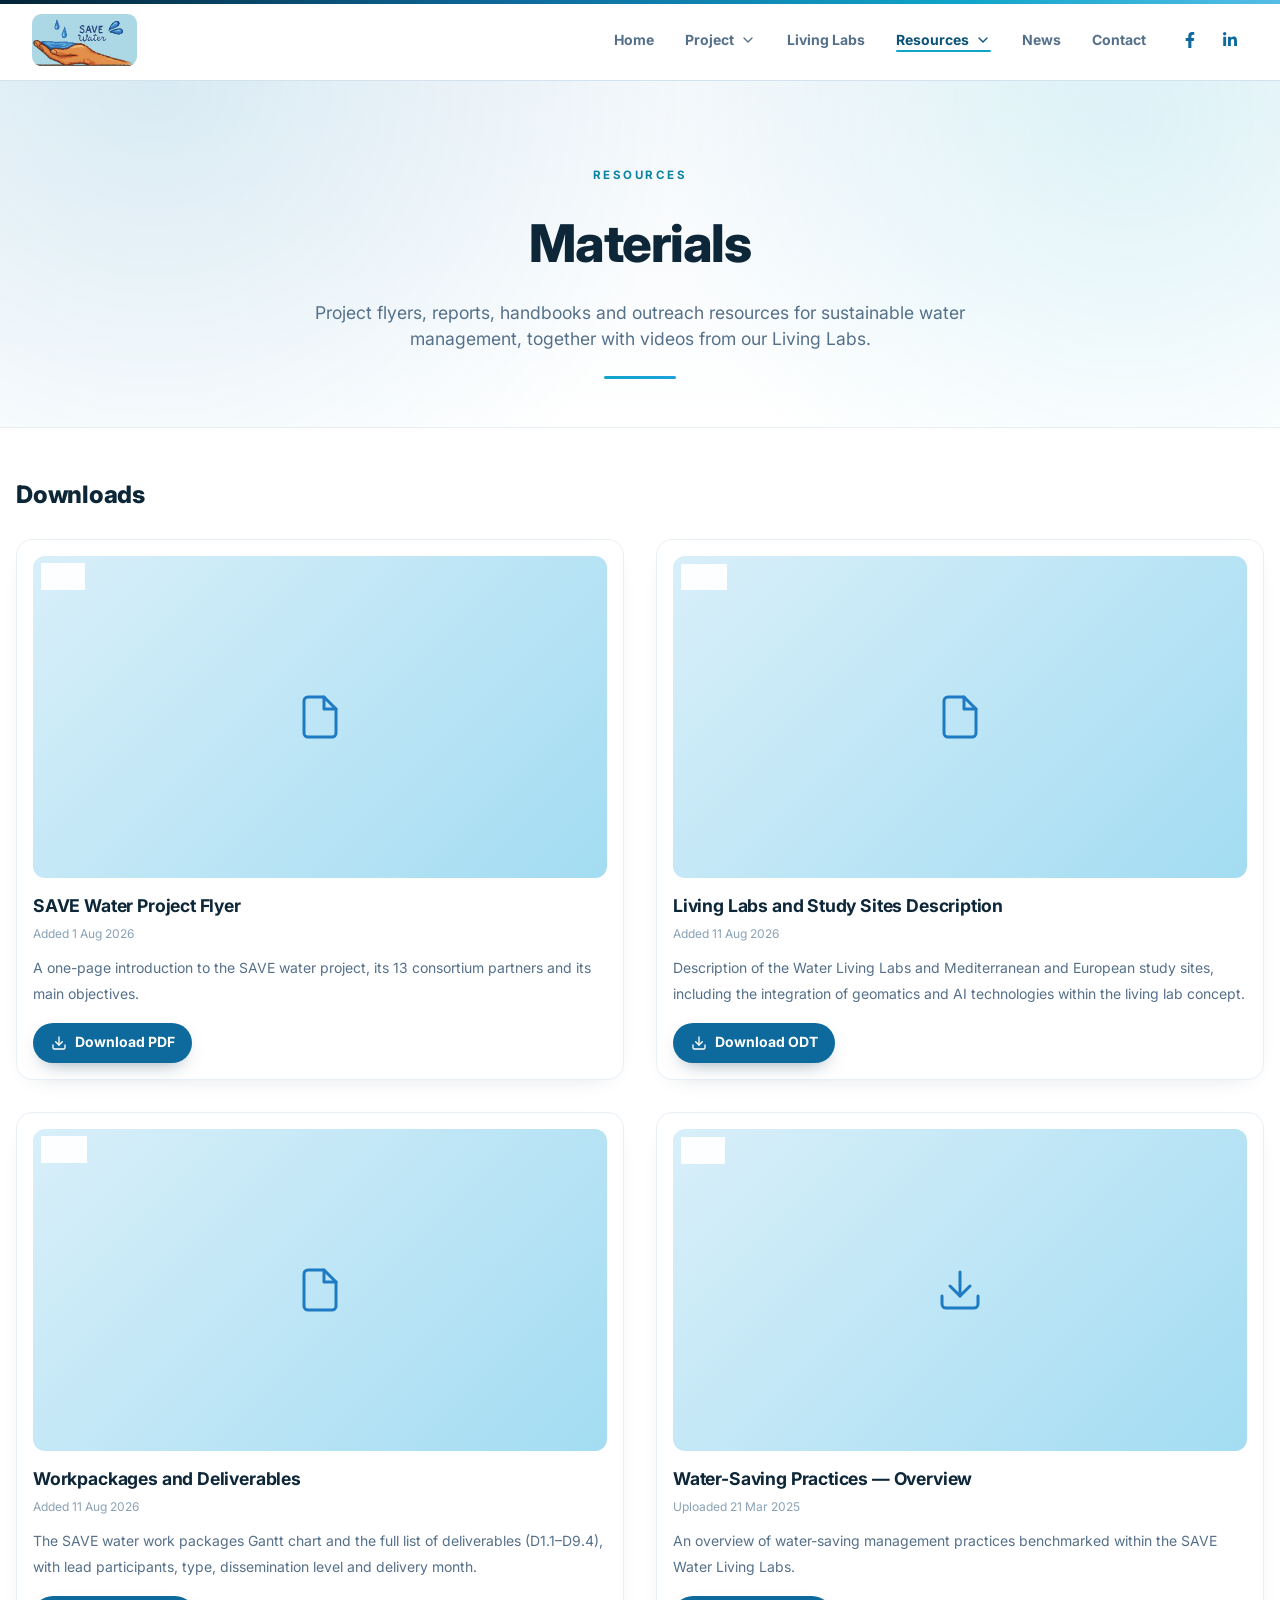
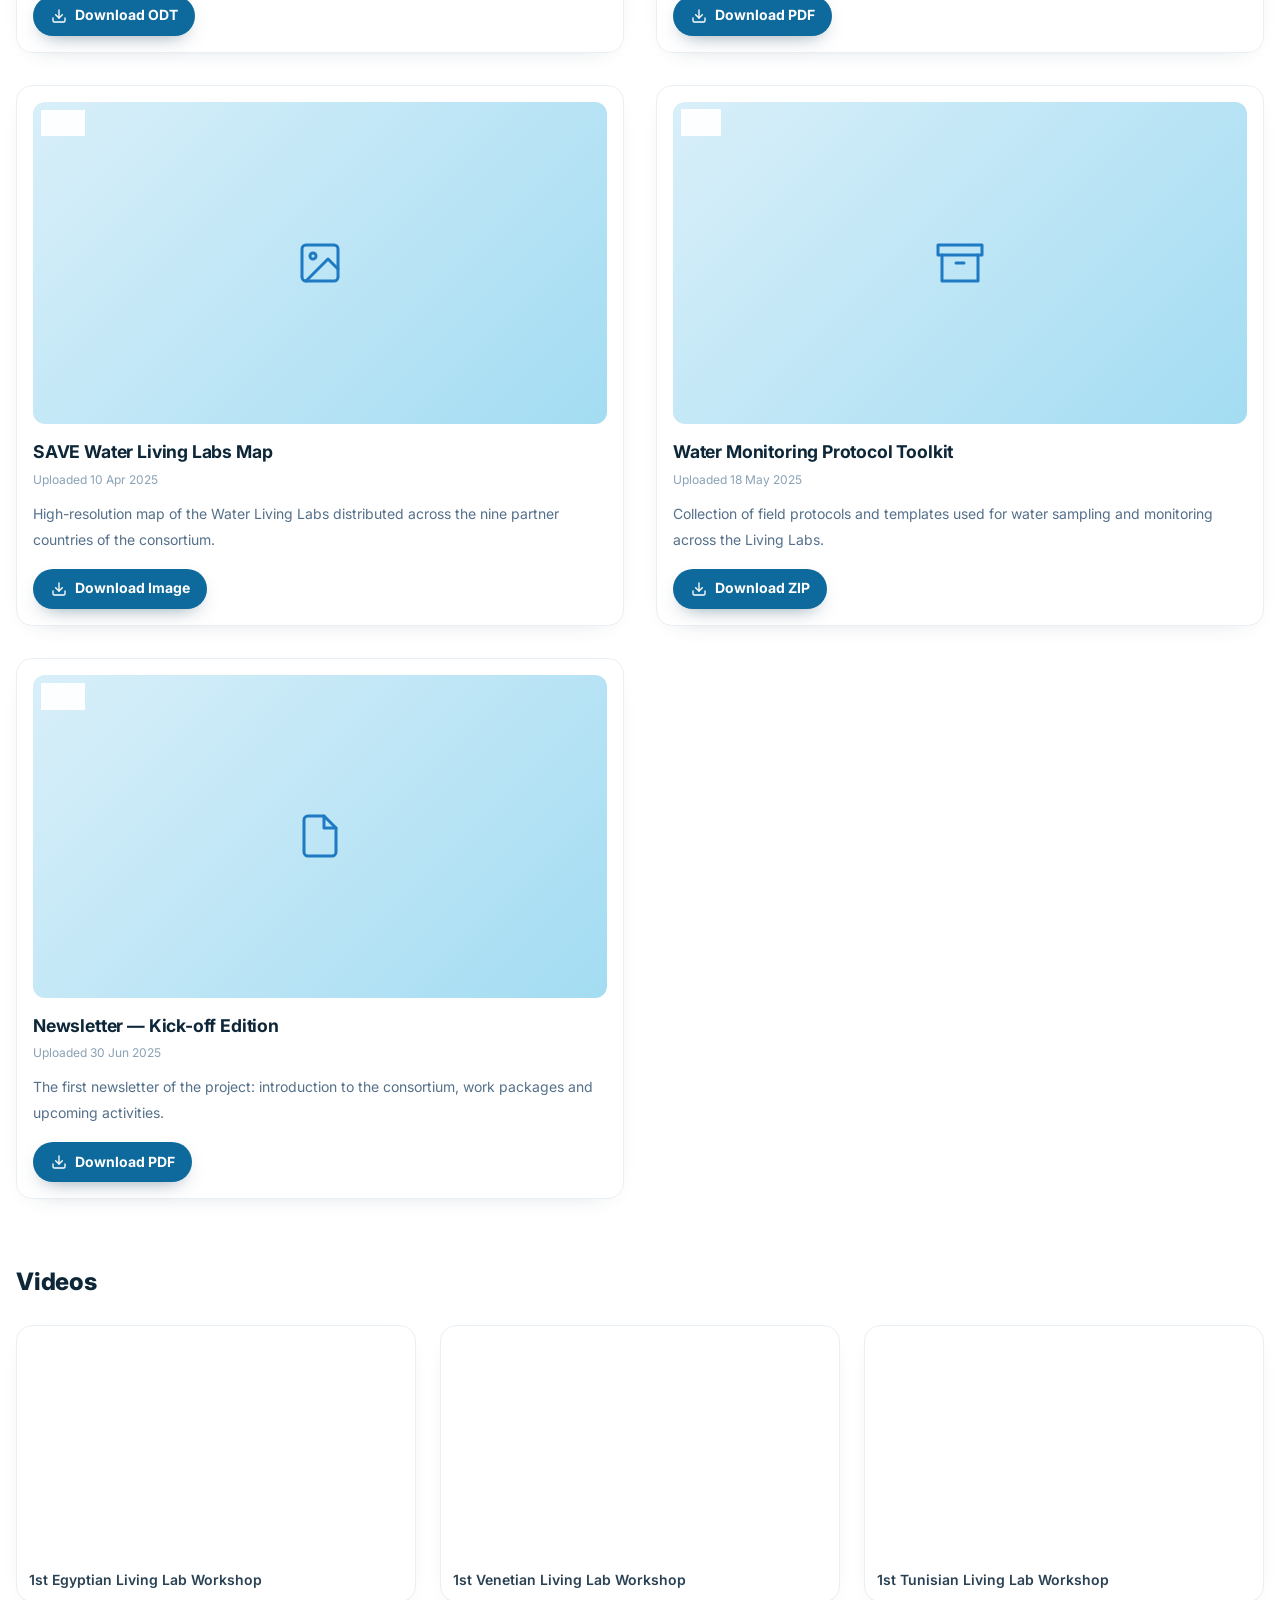
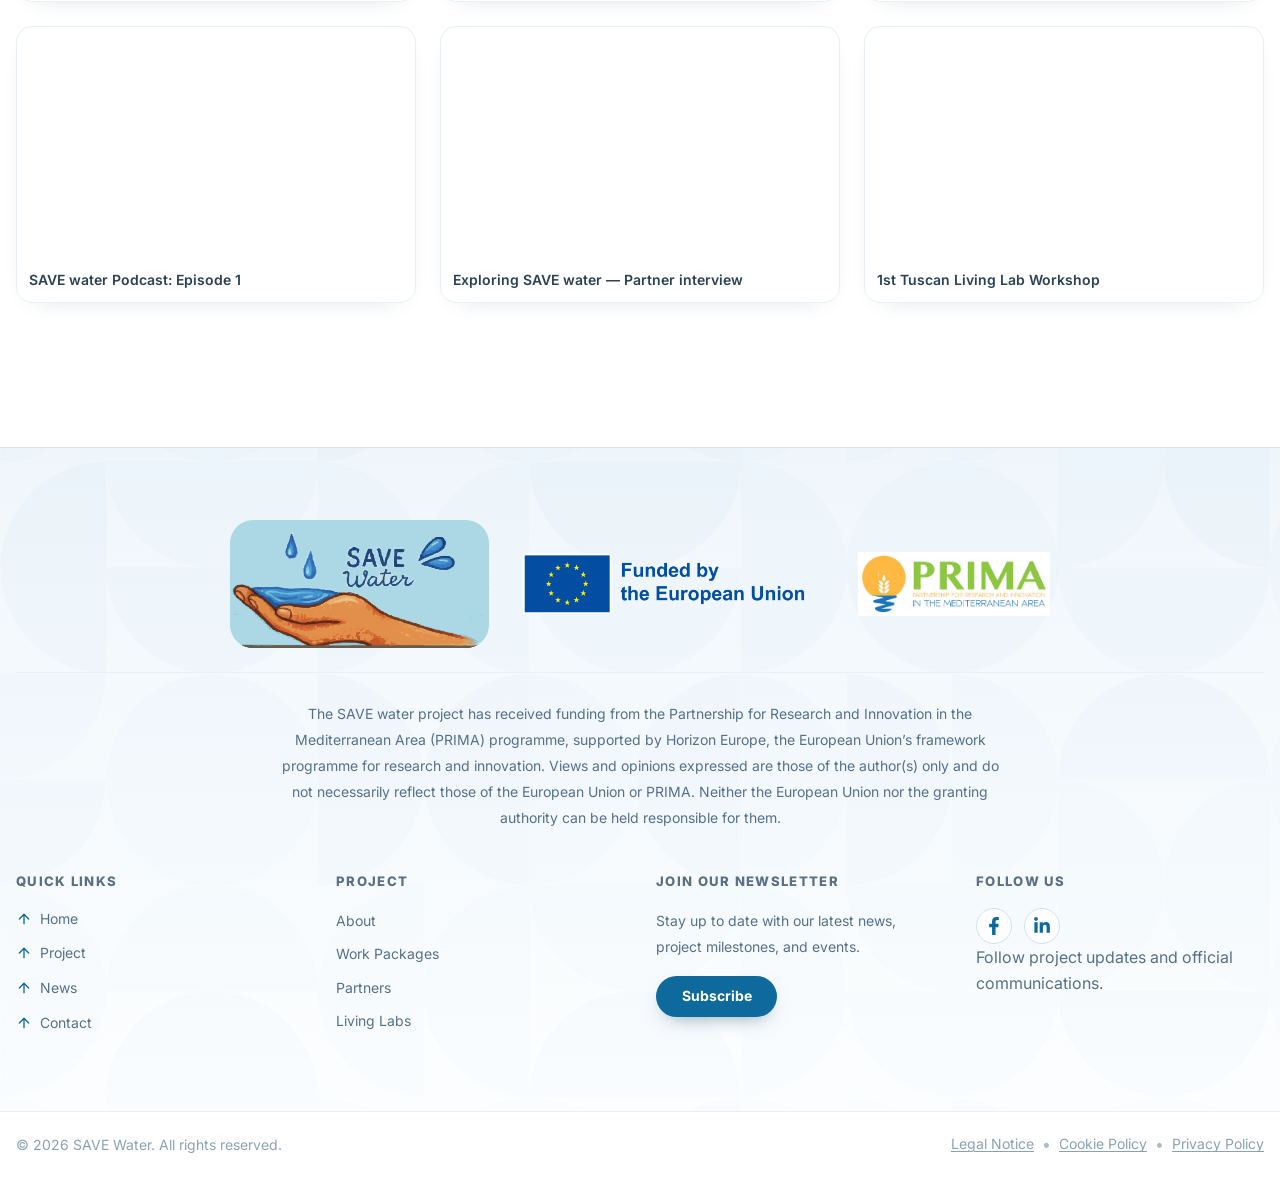
<file: materials.html>
<!doctype html>
<html lang="en">
<head>
  <meta charset="UTF-8">
  <meta name="viewport" content="width=device-width, initial-scale=1.0">
  <title>Materials | SAVE Water</title>
  <meta name="description" content="Project flyers, reports, handbooks and outreach resources for sustainable water management, together with videos from our Living Labs.">
  <meta name="keywords" content="SAVE water, PRIMA, materials, reports, handbooks, videos, water conservation, Mediterranean">
  <meta name="author" content="SAVE water Consortium">
  <meta name="theme-color" content="#0e6a9c">
  <link rel="icon" type="image/svg+xml" href="assets/green-circle.svg">
  <link rel="preconnect" href="https://fonts.googleapis.com">
  <link rel="preconnect" href="https://fonts.gstatic.com" crossorigin>
  <link href="https://fonts.googleapis.com/css2?family=Inter:wght@400;500;600;700;800&display=swap" rel="stylesheet">
  <link rel="stylesheet" href="css/styles.css">
</head>
<body>
  <a class="skip-link" href="#main">Skip to main content</a>

  <header class="site-header">
    <div class="content-shell header-inner">
      <a href="index.html" class="brand" aria-label="SAVE Water home">
        <img class="brand-logo" src="assets/SW__Logo.svg" alt="SAVE Water logo" width="120" height="82">
      </a>

      <nav class="main-nav" aria-label="Main navigation">
        <ul class="nav-list">
          <li class="nav-item"><a class="nav-link" href="index.html">Home</a></li>
          <li class="nav-item nav-item--dropdown">
            <button class="nav-link" type="button" aria-haspopup="true" aria-expanded="false" aria-controls="project-menu">
              Project
              <svg class="nav-chevron" width="16" height="16" viewBox="0 0 24 24" fill="none" stroke="currentColor" stroke-width="2" stroke-linecap="round" stroke-linejoin="round" aria-hidden="true"><path d="M6 9l6 6 6-6"></path></svg>
            </button>
            <div class="dropdown" id="project-menu" role="menu">
              <a href="about.html" role="menuitem">About</a>
              <a href="work-packages.html" role="menuitem">Work Packages</a>
              <a href="partners.html" role="menuitem">Partners</a>
              <a href="deliverables.html" role="menuitem">Deliverables</a>
            </div>
          </li>
          <li class="nav-item"><a class="nav-link" href="living-labs.html">Living Labs</a></li>
          <li class="nav-item nav-item--dropdown">
            <button class="nav-link is-active" type="button" aria-haspopup="true" aria-expanded="false" aria-controls="resources-menu">
              Resources
              <svg class="nav-chevron" width="16" height="16" viewBox="0 0 24 24" fill="none" stroke="currentColor" stroke-width="2" stroke-linecap="round" stroke-linejoin="round" aria-hidden="true"><path d="M6 9l6 6 6-6"></path></svg>
            </button>
            <div class="dropdown" id="resources-menu" role="menu">
              <a href="materials.html" role="menuitem" class="is-active">Materials</a>
              <a href="practice-abstracts.html" role="menuitem">Practice Abstracts</a>
              <a href="newsletter.html" role="menuitem">Newsletter</a>
            </div>
          </li>
          <li class="nav-item"><a class="nav-link" href="news.html">News</a></li>
          <li class="nav-item"><a class="nav-link" href="contact.html">Contact</a></li>
        </ul>

        <div class="nav-socials" aria-label="Social media">
          <a href="https://www.facebook.com/people/SAVE-water/61577954372614/" target="_blank" rel="noopener noreferrer" aria-label="SAVE water on Facebook">
            <svg width="16" height="16" viewBox="0 0 320 512" fill="currentColor" aria-hidden="true"><path d="M279.14 288l14.22-92.66h-88.91v-60.13c0-25.35 12.42-50.06 52.24-50.06h40.42V6.26S260.43 0 225.36 0c-73.22 0-121.08 44.38-121.08 124.72v70.62H22.89V288h81.39v224h100.17V288z"></path></svg>
          </a>
          <a href="https://www.linkedin.com/in/ACoAAGIl_0cBERCN4ELX8nYUW_dOp7b1nXNjI48?skipRedirect=true" target="_blank" rel="noopener noreferrer" aria-label="SAVE water on LinkedIn">
            <svg width="16" height="16" viewBox="0 0 448 512" fill="currentColor" aria-hidden="true"><path d="M100.28 448H7.4V148.9h92.88zM53.79 108.1C24.09 108.1 0 83.5 0 53.8a53.79 53.79 0 0 1 107.58 0c0 29.7-24.1 54.3-53.79 54.3zM447.9 448h-92.68V302.4c0-34.7-.7-79.2-48.29-79.2-48.29 0-55.69 37.7-55.69 76.7V448h-92.78V148.9h89.08v40.8h1.3c12.4-23.5 42.69-48.3 87.88-48.3 94 0 111.28 61.9 111.28 142.3V448z"></path></svg>
          </a>
          </div>
      </nav>

      <button class="nav-toggle" data-nav-toggle type="button" aria-controls="mobile-menu" aria-expanded="false" aria-label="Open navigation menu">
        <svg width="24" height="24" viewBox="0 0 24 24" fill="none" stroke="currentColor" stroke-width="2" stroke-linecap="round" stroke-linejoin="round" aria-hidden="true"><path d="M4 6h16M4 12h16M4 18h16"></path></svg>
      </button>
    </div>
  </header>

  <div class="mobile-menu" id="mobile-menu" data-mobile-menu>
    <a href="index.html">Home</a>
    <button data-mobile-sub-toggle type="button" aria-controls="m-project-menu" aria-expanded="false">
      Project
      <svg width="16" height="16" viewBox="0 0 24 24" fill="none" stroke="currentColor" stroke-width="2" stroke-linecap="round" stroke-linejoin="round" aria-hidden="true"><path d="M6 9l6 6 6-6"></path></svg>
    </button>
    <div class="mobile-sub" id="m-project-menu">
      <a href="about.html">About</a>
      <a href="work-packages.html">Work Packages</a>
      <a href="partners.html">Partners</a>
      <a href="deliverables.html">Deliverables</a>
    </div>
    <a href="living-labs.html">Living Labs</a>
    <button data-mobile-sub-toggle type="button" aria-controls="m-resources-menu" aria-expanded="false" class="is-active">
      Resources
      <svg width="16" height="16" viewBox="0 0 24 24" fill="none" stroke="currentColor" stroke-width="2" stroke-linecap="round" stroke-linejoin="round" aria-hidden="true"><path d="M6 9l6 6 6-6"></path></svg>
    </button>
    <div class="mobile-sub" id="m-resources-menu">
      <a href="materials.html" class="is-active">Materials</a>
      <a href="practice-abstracts.html">Practice Abstracts</a>
      <a href="newsletter.html">Newsletter</a>
    </div>
    <a href="news.html">News</a>
    <a href="contact.html">Contact</a>
    <div class="mobile-socials">
      <a href="https://www.facebook.com/people/SAVE-water/61577954372614/" target="_blank" rel="noopener noreferrer">Facebook</a>
      <a href="https://www.linkedin.com/in/ACoAAGIl_0cBERCN4ELX8nYUW_dOp7b1nXNjI48?skipRedirect=true" target="_blank" rel="noopener noreferrer">LinkedIn</a>
      </div>
  </div>

  <main id="main">
    <section class="page-hero">
      <div class="content-shell">
        <span class="eyebrow eyebrow--brown">Resources</span>
        <h1>Materials</h1>
        <p>Project flyers, reports, handbooks and outreach resources for sustainable water management, together with videos from our Living Labs.</p>
        <div class="rule" aria-hidden="true"></div>
      </div>
    </section>

    <div class="page-body content-shell">
      <section class="section-block" aria-labelledby="materials-title">
        <h2 id="materials-title">Downloads</h2>
        <div class="materials-grid">
          <article class="material-card">
            <div class="material-thumb">
              <div class="ratio" style="background:linear-gradient(135deg,#d8eff9,#a3dcf2);">
                <svg width="48" height="48" viewBox="0 0 24 24" fill="none" stroke="#1f7ac4" stroke-width="1.5" stroke-linecap="round" stroke-linejoin="round" aria-hidden="true"><path d="M14 2H6a2 2 0 0 0-2 2v16a2 2 0 0 0 2 2h12a2 2 0 0 0 2-2V8z"></path><path d="M14 2v6h6"></path></svg>
              </div>
              <span class="file-type">PDF</span>
            </div>
            <header>
              <h3>SAVE Water Project Flyer</h3>
              <p class="uploaded">Added 1 Aug 2026</p>
            </header>
            <p class="desc">A one-page introduction to the SAVE water project, its 13 consortium partners and its main objectives.</p>
            <a class="download-btn" href="SAVE water.pdf" download>
              <svg viewBox="0 0 24 24" fill="none" stroke="currentColor" stroke-width="2" stroke-linecap="round" stroke-linejoin="round" aria-hidden="true"><path d="M21 15v4a2 2 0 0 1-2 2H5a2 2 0 0 1-2-2v-4"></path><path d="M7 10l5 5 5-5"></path><path d="M12 15V3"></path></svg>
              Download PDF
            </a>
          </article>

          <article class="material-card">
            <div class="material-thumb">
              <div class="ratio" style="background:linear-gradient(135deg,#d8eff9,#a3dcf2);">
                <svg width="48" height="48" viewBox="0 0 24 24" fill="none" stroke="#1f7ac4" stroke-width="1.5" stroke-linecap="round" stroke-linejoin="round" aria-hidden="true"><path d="M14 2H6a2 2 0 0 0-2 2v16a2 2 0 0 0 2 2h12a2 2 0 0 0 2-2V8z"></path><path d="M14 2v6h6"></path></svg>
              </div>
              <span class="file-type">ODT</span>
            </div>
            <header>
              <h3>Living Labs and Study Sites Description</h3>
              <p class="uploaded">Added 11 Aug 2026</p>
            </header>
            <p class="desc">Description of the Water Living Labs and Mediterranean and European study sites, including the integration of geomatics and AI technologies within the living lab concept.</p>
            <a class="download-btn" href="Living labs and study sites description.odt" download>
              <svg viewBox="0 0 24 24" fill="none" stroke="currentColor" stroke-width="2" stroke-linecap="round" stroke-linejoin="round" aria-hidden="true"><path d="M21 15v4a2 2 0 0 1-2 2H5a2 2 0 0 1-2-2v-4"></path><path d="M7 10l5 5 5-5"></path><path d="M12 15V3"></path></svg>
              Download ODT
            </a>
          </article>

          <article class="material-card">
            <div class="material-thumb">
              <div class="ratio" style="background:linear-gradient(135deg,#d8eff9,#a3dcf2);">
                <svg width="48" height="48" viewBox="0 0 24 24" fill="none" stroke="#1f7ac4" stroke-width="1.5" stroke-linecap="round" stroke-linejoin="round" aria-hidden="true"><path d="M14 2H6a2 2 0 0 0-2 2v16a2 2 0 0 0 2 2h12a2 2 0 0 0 2-2V8z"></path><path d="M14 2v6h6"></path></svg>
              </div>
              <span class="file-type">ODT</span>
            </div>
            <header>
              <h3>Workpackages and Deliverables</h3>
              <p class="uploaded">Added 11 Aug 2026</p>
            </header>
            <p class="desc">The SAVE water work packages Gantt chart and the full list of deliverables (D1.1&ndash;D9.4), with lead participants, type, dissemination level and delivery month.</p>
            <a class="download-btn" href="Workpackages et livrables.odt" download>
              <svg viewBox="0 0 24 24" fill="none" stroke="currentColor" stroke-width="2" stroke-linecap="round" stroke-linejoin="round" aria-hidden="true"><path d="M21 15v4a2 2 0 0 1-2 2H5a2 2 0 0 1-2-2v-4"></path><path d="M7 10l5 5 5-5"></path><path d="M12 15V3"></path></svg>
              Download ODT
            </a>
          </article>

          <article class="material-card">
            <div class="material-thumb">
              <div class="ratio" style="background:linear-gradient(135deg,#d8eff9,#a3dcf2);">
                <svg width="48" height="48" viewBox="0 0 24 24" fill="none" stroke="#1f7ac4" stroke-width="1.5" stroke-linecap="round" stroke-linejoin="round" aria-hidden="true"><path d="M21 15v4a2 2 0 0 1-2 2H5a2 2 0 0 1-2-2v-4"></path><path d="M7 10l5 5 5-5"></path><path d="M12 15V3"></path></svg>
              </div>
              <span class="file-type">PDF</span>
            </div>
            <header>
              <h3>Water-Saving Practices &mdash; Overview</h3>
              <p class="uploaded">Uploaded 21 Mar 2025</p>
            </header>
            <p class="desc">An overview of water-saving management practices benchmarked within the SAVE Water Living Labs.</p>
            <a class="download-btn" href="#" download>
              <svg viewBox="0 0 24 24" fill="none" stroke="currentColor" stroke-width="2" stroke-linecap="round" stroke-linejoin="round" aria-hidden="true"><path d="M21 15v4a2 2 0 0 1-2 2H5a2 2 0 0 1-2-2v-4"></path><path d="M7 10l5 5 5-5"></path><path d="M12 15V3"></path></svg>
              Download PDF
            </a>
          </article>

          <article class="material-card">
            <div class="material-thumb">
              <div class="ratio" style="background:linear-gradient(135deg,#d8eff9,#a3dcf2);">
                <svg width="48" height="48" viewBox="0 0 24 24" fill="none" stroke="#1f7ac4" stroke-width="1.5" stroke-linecap="round" stroke-linejoin="round" aria-hidden="true"><rect x="3" y="3" width="18" height="18" rx="2" ry="2"></rect><circle cx="8.5" cy="8.5" r="1.5"></circle><path d="M21 15l-5-5L5 21"></path></svg>
              </div>
              <span class="file-type">IMG</span>
            </div>
            <header>
              <h3>SAVE Water Living Labs Map</h3>
              <p class="uploaded">Uploaded 10 Apr 2025</p>
            </header>
            <p class="desc">High-resolution map of the Water Living Labs distributed across the nine partner countries of the consortium.</p>
            <a class="download-btn" href="#" download>
              <svg viewBox="0 0 24 24" fill="none" stroke="currentColor" stroke-width="2" stroke-linecap="round" stroke-linejoin="round" aria-hidden="true"><path d="M21 15v4a2 2 0 0 1-2 2H5a2 2 0 0 1-2-2v-4"></path><path d="M7 10l5 5 5-5"></path><path d="M12 15V3"></path></svg>
              Download Image
            </a>
          </article>

          <article class="material-card">
            <div class="material-thumb">
              <div class="ratio" style="background:linear-gradient(135deg,#d8eff9,#a3dcf2);">
                <svg width="48" height="48" viewBox="0 0 24 24" fill="none" stroke="#1f7ac4" stroke-width="1.5" stroke-linecap="round" stroke-linejoin="round" aria-hidden="true"><path d="M21 8v13H3V8"></path><path d="M1 3h22v5H1z"></path><path d="M10 12h4"></path></svg>
              </div>
              <span class="file-type">ZIP</span>
            </div>
            <header>
              <h3>Water Monitoring Protocol Toolkit</h3>
              <p class="uploaded">Uploaded 18 May 2025</p>
            </header>
            <p class="desc">Collection of field protocols and templates used for water sampling and monitoring across the Living Labs.</p>
            <a class="download-btn" href="#" download>
              <svg viewBox="0 0 24 24" fill="none" stroke="currentColor" stroke-width="2" stroke-linecap="round" stroke-linejoin="round" aria-hidden="true"><path d="M21 15v4a2 2 0 0 1-2 2H5a2 2 0 0 1-2-2v-4"></path><path d="M7 10l5 5 5-5"></path><path d="M12 15V3"></path></svg>
              Download ZIP
            </a>
          </article>

          <article class="material-card">
            <div class="material-thumb">
              <div class="ratio" style="background:linear-gradient(135deg,#d8eff9,#a3dcf2);">
                <svg width="48" height="48" viewBox="0 0 24 24" fill="none" stroke="#1f7ac4" stroke-width="1.5" stroke-linecap="round" stroke-linejoin="round" aria-hidden="true"><path d="M14 2H6a2 2 0 0 0-2 2v16a2 2 0 0 0 2 2h12a2 2 0 0 0 2-2V8z"></path><path d="M14 2v6h6"></path></svg>
              </div>
              <span class="file-type">PDF</span>
            </div>
            <header>
              <h3>Newsletter &mdash; Kick-off Edition</h3>
              <p class="uploaded">Uploaded 30 Jun 2025</p>
            </header>
            <p class="desc">The first newsletter of the project: introduction to the consortium, work packages and upcoming activities.</p>
            <a class="download-btn" href="#" download>
              <svg viewBox="0 0 24 24" fill="none" stroke="currentColor" stroke-width="2" stroke-linecap="round" stroke-linejoin="round" aria-hidden="true"><path d="M21 15v4a2 2 0 0 1-2 2H5a2 2 0 0 1-2-2v-4"></path><path d="M7 10l5 5 5-5"></path><path d="M12 15V3"></path></svg>
              Download PDF
            </a>
          </article>
        </div>
      </section>

      <section class="section-block" aria-labelledby="videos-title">
        <h2 id="videos-title">Videos</h2>
        <div class="video-grid">
          <div class="video-card">
            <div class="frame">
              <iframe src="https://www.youtube.com/embed/C_95WYlTeIs" title="1st Egyptian Living Lab Workshop" loading="lazy" allow="accelerometer; autoplay; clipboard-write; encrypted-media; gyroscope; picture-in-picture; web-share" allowfullscreen></iframe>
            </div>
            <p>1st Egyptian Living Lab Workshop</p>
          </div>
          <div class="video-card">
            <div class="frame">
              <iframe src="https://www.youtube.com/embed/jZ3UOfo_rZo" title="1st Venetian Living Lab Workshop" loading="lazy" allow="accelerometer; autoplay; clipboard-write; encrypted-media; gyroscope; picture-in-picture; web-share" allowfullscreen></iframe>
            </div>
            <p>1st Venetian Living Lab Workshop</p>
          </div>
          <div class="video-card">
            <div class="frame">
              <iframe src="https://www.youtube.com/embed/C3XaanPP9D8" title="1st Tunisian Living Lab Workshop" loading="lazy" allow="accelerometer; autoplay; clipboard-write; encrypted-media; gyroscope; picture-in-picture; web-share" allowfullscreen></iframe>
            </div>
            <p>1st Tunisian Living Lab Workshop</p>
          </div>
          <div class="video-card">
            <div class="frame">
              <iframe src="https://www.youtube.com/embed/bAZJ9Uo1CPc" title="SAVE water Podcast: Episode 1" loading="lazy" allow="accelerometer; autoplay; clipboard-write; encrypted-media; gyroscope; picture-in-picture; web-share" allowfullscreen></iframe>
            </div>
            <p>SAVE water Podcast: Episode 1</p>
          </div>
          <div class="video-card">
            <div class="frame">
              <iframe src="https://www.youtube.com/embed/ixwOf_7ImrY" title="Exploring SAVE water &mdash; Partner interview" loading="lazy" allow="accelerometer; autoplay; clipboard-write; encrypted-media; gyroscope; picture-in-picture; web-share" allowfullscreen></iframe>
            </div>
            <p>Exploring SAVE water &mdash; Partner interview</p>
          </div>
          <div class="video-card">
            <div class="frame">
              <iframe src="https://www.youtube.com/embed/JpfYf3Qr9ho" title="1st Tuscan Living Lab Workshop" loading="lazy" allow="accelerometer; autoplay; clipboard-write; encrypted-media; gyroscope; picture-in-picture; web-share" allowfullscreen></iframe>
            </div>
            <p>1st Tuscan Living Lab Workshop</p>
          </div>
        </div>
      </section>
    </div>
  </main>

  <footer class="site-footer">
    <div class="footer-band" style="background-image:url('assets/bg2-RGaRyIbK.svg')">
      <div class="footer-band-inner">
        <div class="footer-logos">
          <img class="footer-logo" src="assets/SW__Logo.svg" alt="SAVE Water project logo" loading="lazy">
          <img class="eu-badge" src="assets/EN-Funded by the EU-POS-Dni9-fTM.webp" alt="Funded by the European Union" loading="lazy">
          <img class="prima-badge" src="assets/prima.jpg" alt="PRIMA programme" loading="lazy">
        </div>
        <p class="funding-text">The SAVE water project has received funding from the Partnership for Research and Innovation in the Mediterranean Area (PRIMA) programme, supported by Horizon Europe, the European Union&rsquo;s framework programme for research and innovation. Views and opinions expressed are those of the author(s) only and do not necessarily reflect those of the European Union or PRIMA. Neither the European Union nor the granting authority can be held responsible for them.</p>
        <div class="footer-grid">
          <div class="footer-col">
            <h3>Quick Links</h3>
            <ul class="footer-links">
              <li><a href="index.html"><svg width="16" height="16" viewBox="0 0 24 24" fill="none" stroke="currentColor" stroke-width="2" stroke-linecap="round" stroke-linejoin="round" aria-hidden="true"><path d="M5 12l7-7 7 7"></path><path d="M12 5v14"></path></svg>Home</a></li>
              <li><a href="about.html"><svg width="16" height="16" viewBox="0 0 24 24" fill="none" stroke="currentColor" stroke-width="2" stroke-linecap="round" stroke-linejoin="round" aria-hidden="true"><path d="M5 12l7-7 7 7"></path><path d="M12 5v14"></path></svg>Project</a></li>
              <li><a href="news.html"><svg width="16" height="16" viewBox="0 0 24 24" fill="none" stroke="currentColor" stroke-width="2" stroke-linecap="round" stroke-linejoin="round" aria-hidden="true"><path d="M5 12l7-7 7 7"></path><path d="M12 5v14"></path></svg>News</a></li>
              <li><a href="contact.html"><svg width="16" height="16" viewBox="0 0 24 24" fill="none" stroke="currentColor" stroke-width="2" stroke-linecap="round" stroke-linejoin="round" aria-hidden="true"><path d="M5 12l7-7 7 7"></path><path d="M12 5v14"></path></svg>Contact</a></li>
            </ul>
          </div>
          <div class="footer-col">
            <h3>Project</h3>
            <ul class="footer-links">
              <li><a href="about.html">About</a></li>
              <li><a href="work-packages.html">Work Packages</a></li>
              <li><a href="partners.html">Partners</a></li>
              <li><a href="living-labs.html">Living Labs</a></li>
            </ul>
          </div>
          <div class="footer-col footer-subscribe">
            <h3>Join Our Newsletter</h3>
            <p>Stay up to date with our latest news, project milestones, and events.</p>
            <a class="btn--subscribe-sm" href="newsletter.html">Subscribe</a>
          </div>
          <div class="footer-col">
            <h3>Follow Us</h3>
            <div class="footer-socials">
              <a href="https://www.facebook.com/people/SAVE-water/61577954372614/" target="_blank" rel="noopener noreferrer" aria-label="SAVE water on Facebook">
                <svg width="18" height="18" viewBox="0 0 320 512" fill="currentColor" aria-hidden="true"><path d="M279.14 288l14.22-92.66h-88.91v-60.13c0-25.35 12.42-50.06 52.24-50.06h40.42V6.26S260.43 0 225.36 0c-73.22 0-121.08 44.38-121.08 124.72v70.62H22.89V288h81.39v224h100.17V288z"></path></svg>
              </a>
              <a href="https://www.linkedin.com/in/ACoAAGIl_0cBERCN4ELX8nYUW_dOp7b1nXNjI48?skipRedirect=true" target="_blank" rel="noopener noreferrer" aria-label="SAVE water on LinkedIn">
                <svg width="18" height="18" viewBox="0 0 448 512" fill="currentColor" aria-hidden="true"><path d="M100.28 448H7.4V148.9h92.88zM53.79 108.1C24.09 108.1 0 83.5 0 53.8a53.79 53.79 0 0 1 107.58 0c0 29.7-24.1 54.3-53.79 54.3zM447.9 448h-92.68V302.4c0-34.7-.7-79.2-48.29-79.2-48.29 0-55.69 37.7-55.69 76.7V448h-92.78V148.9h89.08v40.8h1.3c12.4-23.5 42.69-48.3 87.88-48.3 94 0 111.28 61.9 111.28 142.3V448z"></path></svg>
              </a>
              </div>
            <p class="follow-note">Follow project updates and official communications.</p>
          </div>
        </div>
      </div>
    </div>
    <div class="footer-bottom">
      <div class="footer-bottom-inner">
        <p>&copy; <span id="footer-year">2025</span> SAVE Water. All rights reserved.</p>
        <div class="legal">
          <a href="#">Legal Notice</a>
          <span class="sep">&bull;</span>
          <a href="#">Cookie Policy</a>
          <span class="sep">&bull;</span>
          <a href="#">Privacy Policy</a>
        </div>
      </div>
    </div>
  </footer>

  <button class="back-to-top" data-back-to-top type="button" aria-label="Back to top">
    <svg width="20" height="20" viewBox="0 0 24 24" fill="none" stroke="currentColor" stroke-width="2.5" stroke-linecap="round" stroke-linejoin="round" aria-hidden="true"><path d="M12 19V5"></path><path d="M5 12l7-7 7 7"></path></svg>
  </button>

  <script src="js/main.js"></script>
</body>
</html>
</file>
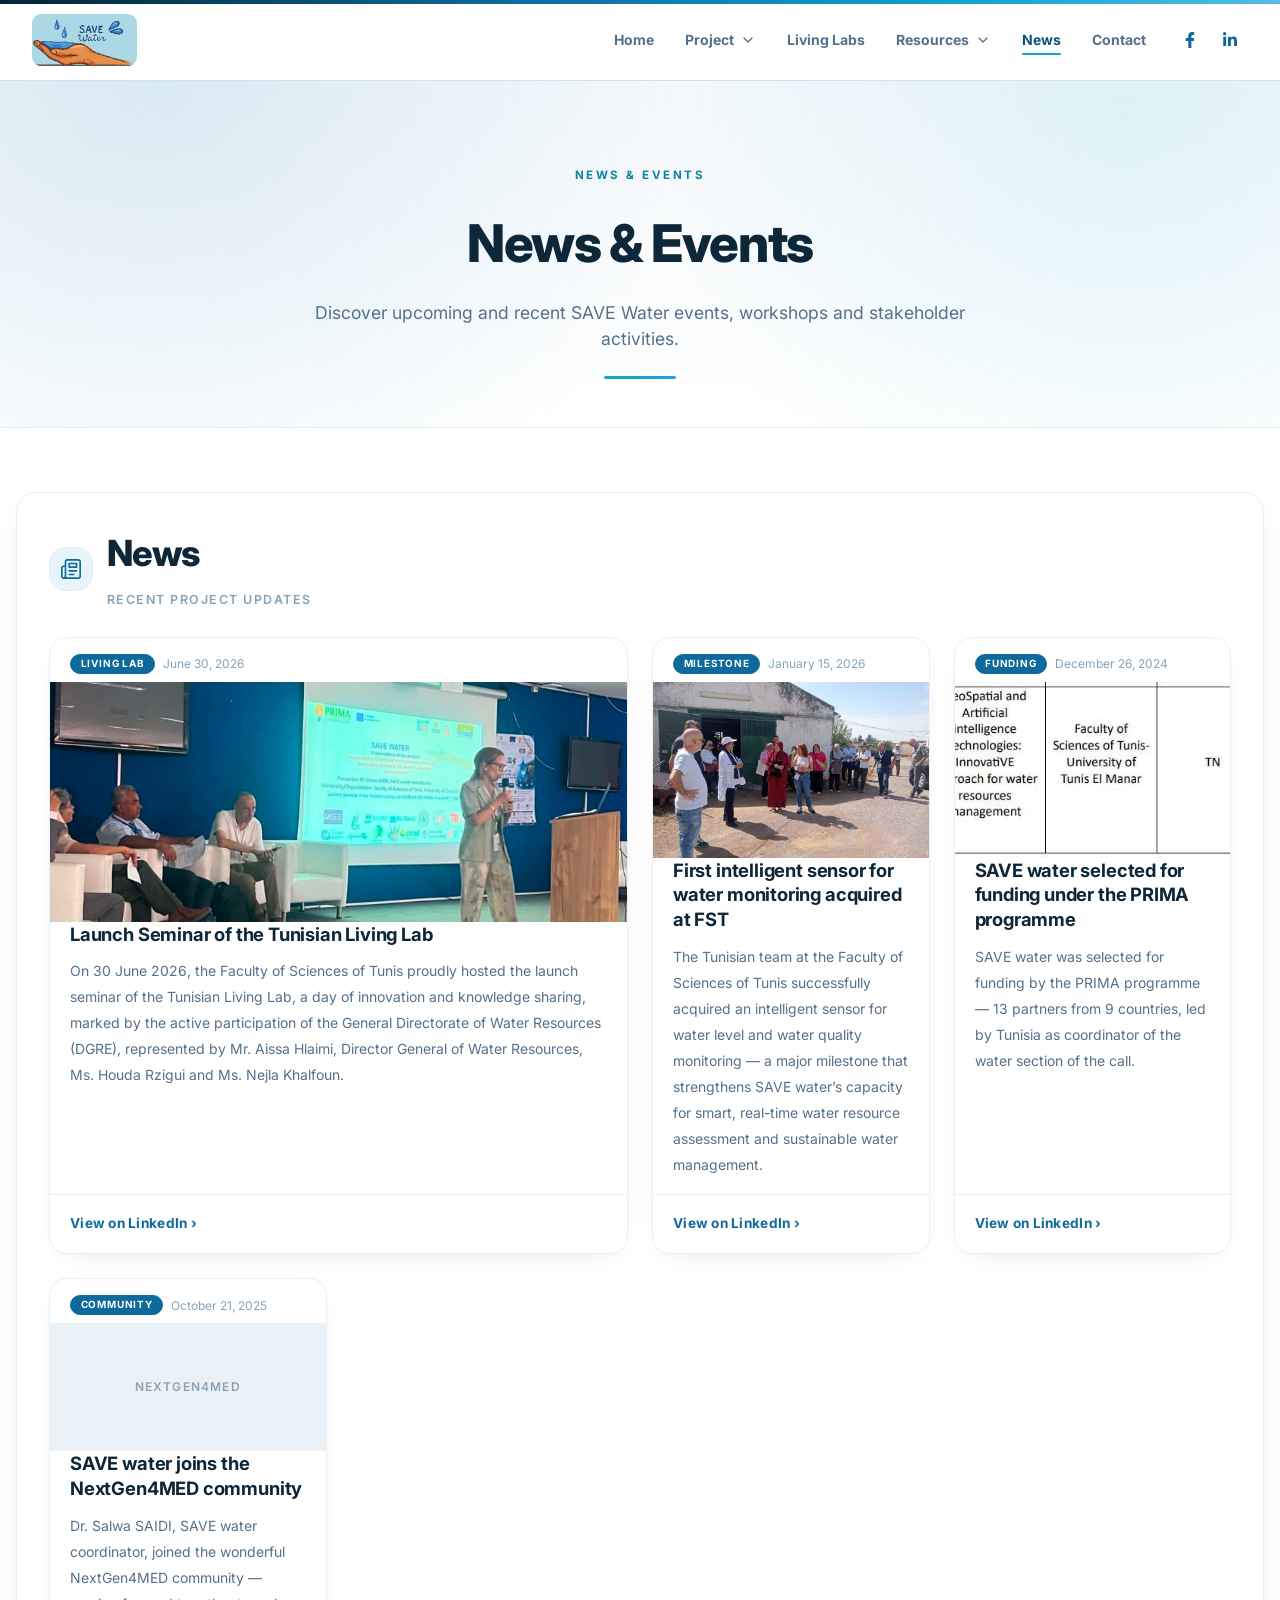
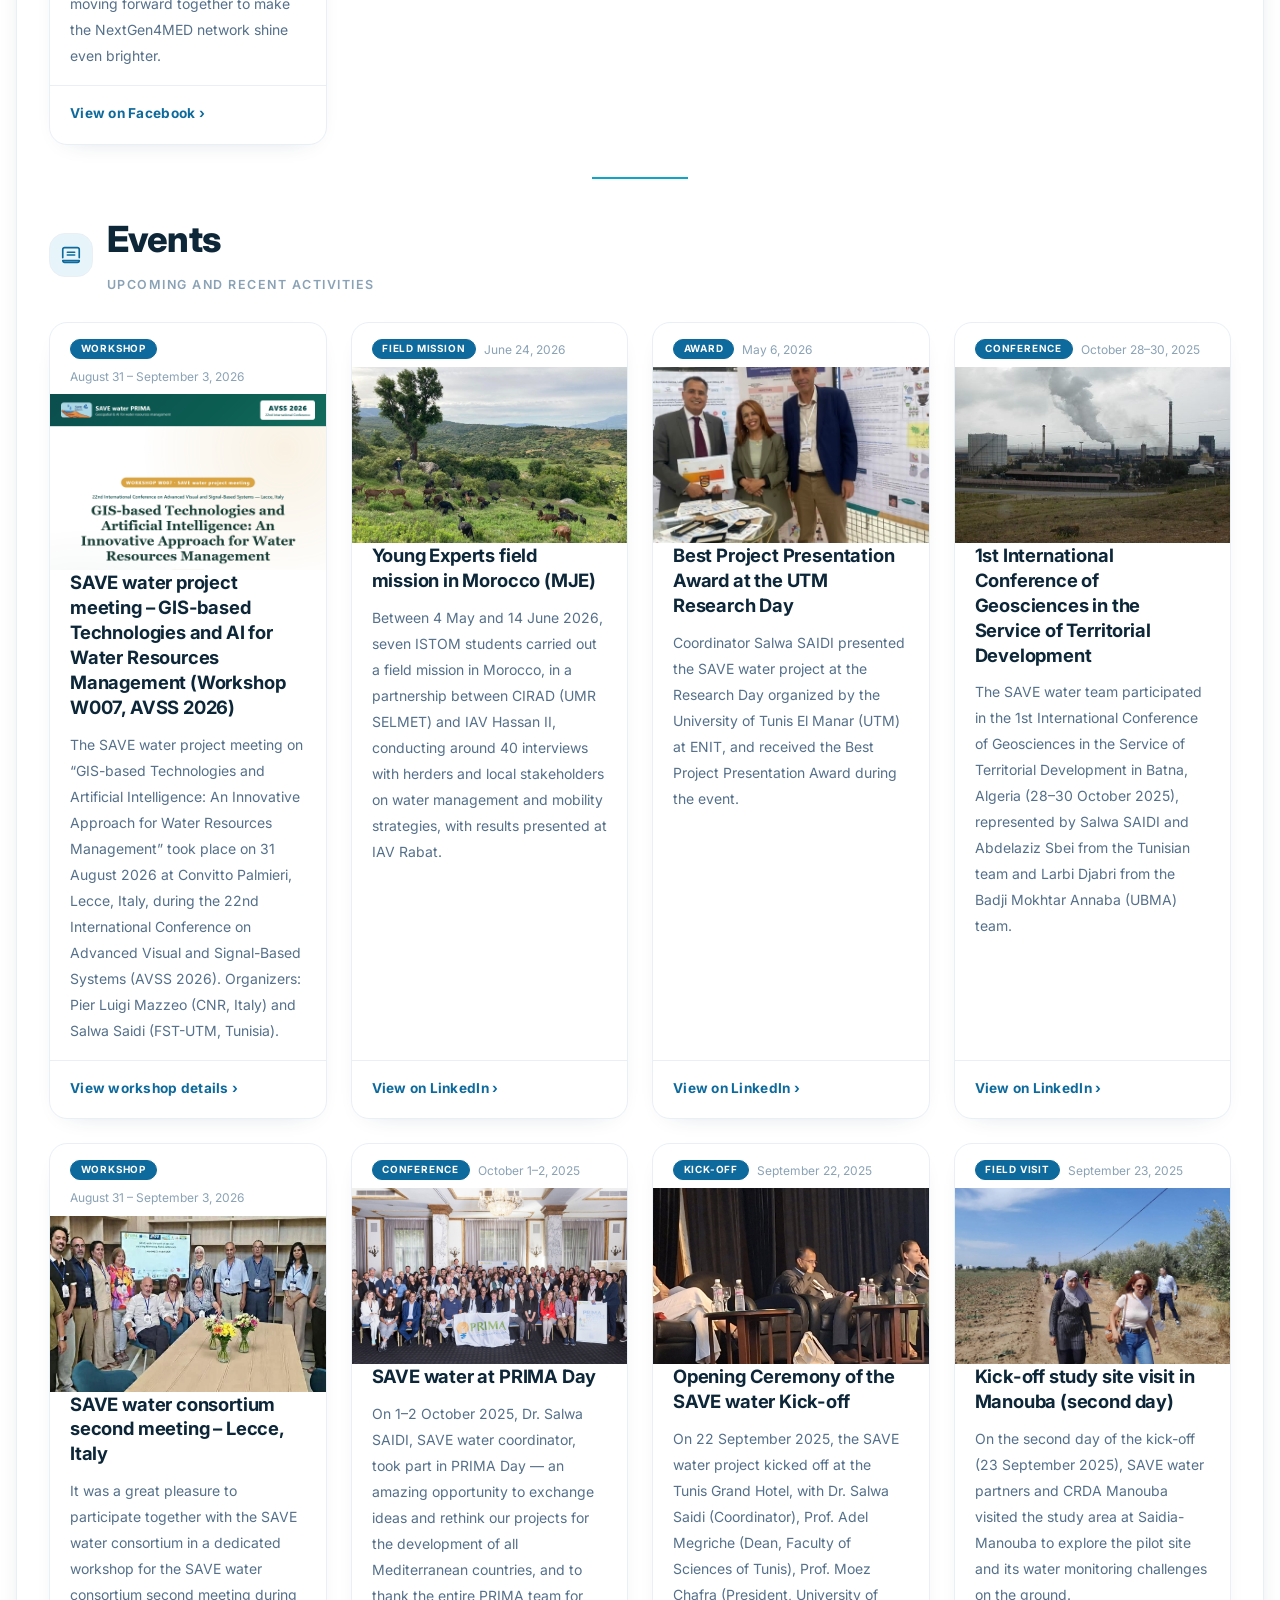
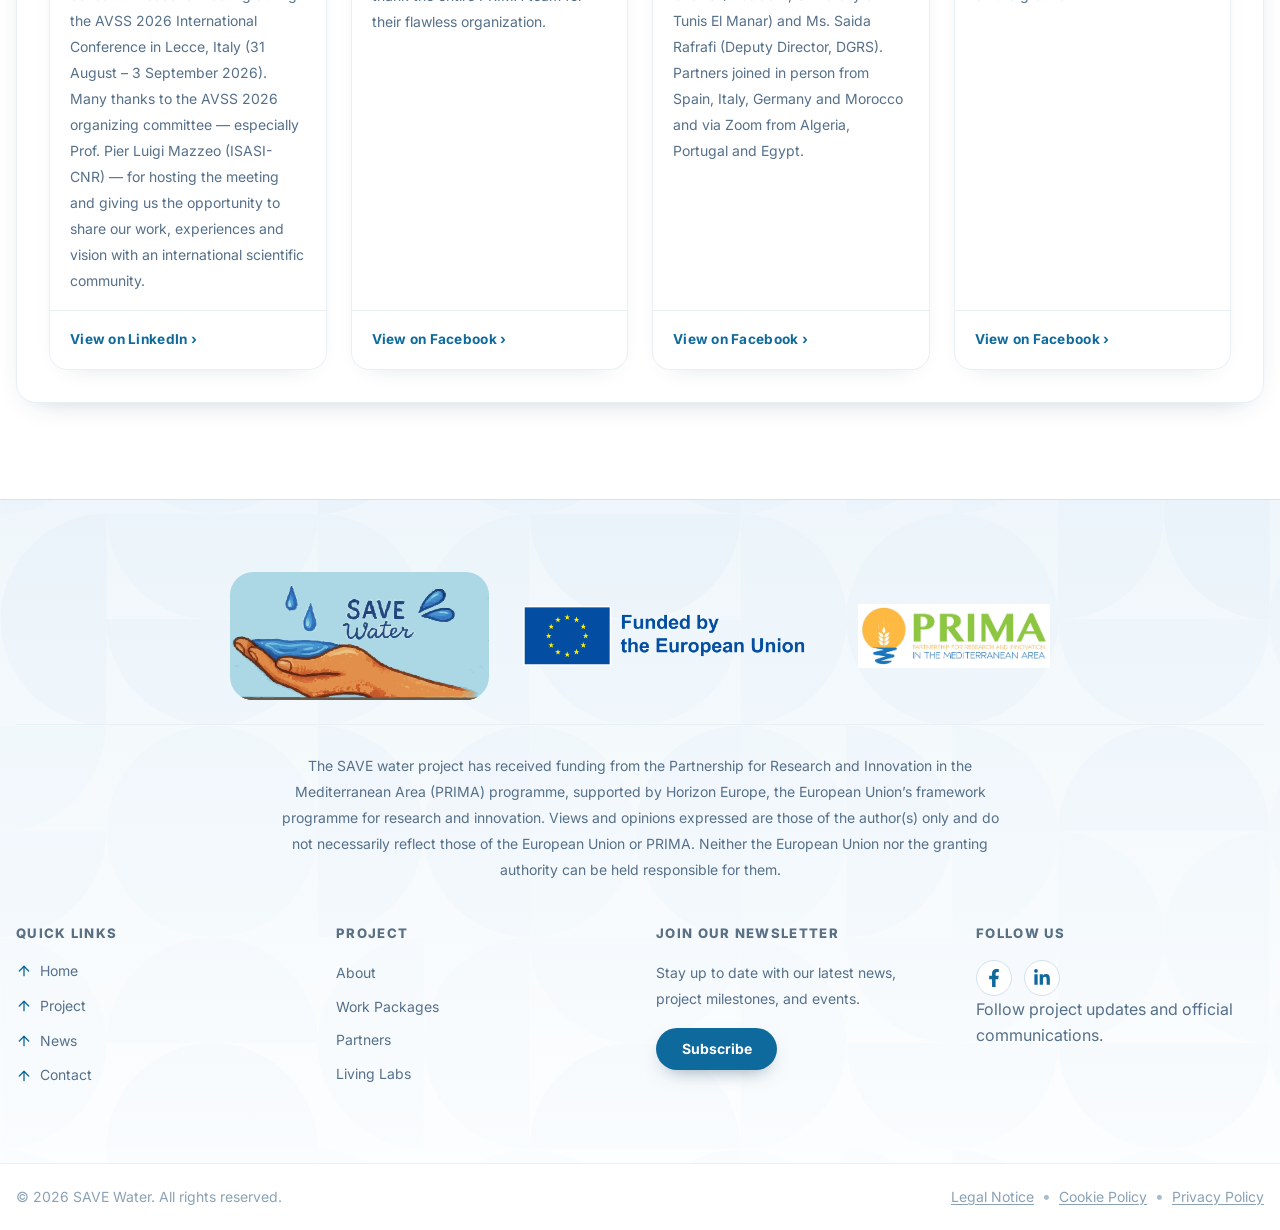
<file: news.html>
<!doctype html>
<html lang="en">
<head>
  <meta charset="UTF-8">
  <meta name="viewport" content="width=device-width, initial-scale=1.0">
  <title>News &amp; Events | SAVE Water</title>
  <meta name="description" content="Read the latest SAVE Water news and events on sustainable water management and water conservation.">
  <meta name="keywords" content="SAVE water, PRIMA, news, events, workshops, water conservation, water security">
  <meta name="author" content="SAVE water Consortium">
  <meta name="theme-color" content="#0e6a9c">
  <link rel="icon" type="image/svg+xml" href="assets/green-circle.svg">
  <link rel="preconnect" href="https://fonts.googleapis.com">
  <link rel="preconnect" href="https://fonts.gstatic.com" crossorigin>
  <link href="https://fonts.googleapis.com/css2?family=Inter:wght@400;500;600;700;800&display=swap" rel="stylesheet">
  <link rel="stylesheet" href="css/styles.css">
</head>
<body>
  <a class="skip-link" href="#main">Skip to main content</a>

  <header class="site-header">
    <div class="content-shell header-inner">
      <a href="index.html" class="brand" aria-label="SAVE Water home">
        <img class="brand-logo" src="assets/SW__Logo.svg" alt="SAVE Water logo" width="120" height="82">
      </a>

      <nav class="main-nav" aria-label="Main navigation">
        <ul class="nav-list">
          <li class="nav-item"><a class="nav-link" href="index.html">Home</a></li>
          <li class="nav-item nav-item--dropdown">
            <button class="nav-link" type="button" aria-haspopup="true" aria-expanded="false" aria-controls="project-menu">
              Project
              <svg class="nav-chevron" width="16" height="16" viewBox="0 0 24 24" fill="none" stroke="currentColor" stroke-width="2" stroke-linecap="round" stroke-linejoin="round" aria-hidden="true"><path d="M6 9l6 6 6-6"></path></svg>
            </button>
            <div class="dropdown" id="project-menu" role="menu">
              <a href="about.html" role="menuitem">About</a>
              <a href="work-packages.html" role="menuitem">Work Packages</a>
              <a href="partners.html" role="menuitem">Partners</a>
              <a href="deliverables.html" role="menuitem">Deliverables</a>
            </div>
          </li>
          <li class="nav-item"><a class="nav-link" href="living-labs.html">Living Labs</a></li>
          <li class="nav-item nav-item--dropdown">
            <button class="nav-link" type="button" aria-haspopup="true" aria-expanded="false" aria-controls="resources-menu">
              Resources
              <svg class="nav-chevron" width="16" height="16" viewBox="0 0 24 24" fill="none" stroke="currentColor" stroke-width="2" stroke-linecap="round" stroke-linejoin="round" aria-hidden="true"><path d="M6 9l6 6 6-6"></path></svg>
            </button>
            <div class="dropdown" id="resources-menu" role="menu">
              <a href="materials.html" role="menuitem">Materials</a>
              <a href="practice-abstracts.html" role="menuitem">Practice Abstracts</a>
              <a href="newsletter.html" role="menuitem">Newsletter</a>
            </div>
          </li>
          <li class="nav-item"><a class="nav-link is-active" href="news.html" aria-current="page">News</a></li>
          <li class="nav-item"><a class="nav-link" href="contact.html">Contact</a></li>
        </ul>

        <div class="nav-socials" aria-label="Social media">
          <a href="https://www.facebook.com/people/SAVE-water/61577954372614/" target="_blank" rel="noopener noreferrer" aria-label="SAVE water on Facebook">
            <svg width="16" height="16" viewBox="0 0 320 512" fill="currentColor" aria-hidden="true"><path d="M279.14 288l14.22-92.66h-88.91v-60.13c0-25.35 12.42-50.06 52.24-50.06h40.42V6.26S260.43 0 225.36 0c-73.22 0-121.08 44.38-121.08 124.72v70.62H22.89V288h81.39v224h100.17V288z"></path></svg>
          </a>
          <a href="https://www.linkedin.com/in/ACoAAGIl_0cBERCN4ELX8nYUW_dOp7b1nXNjI48?skipRedirect=true" target="_blank" rel="noopener noreferrer" aria-label="SAVE water on LinkedIn">
            <svg width="16" height="16" viewBox="0 0 448 512" fill="currentColor" aria-hidden="true"><path d="M100.28 448H7.4V148.9h92.88zM53.79 108.1C24.09 108.1 0 83.5 0 53.8a53.79 53.79 0 0 1 107.58 0c0 29.7-24.1 54.3-53.79 54.3zM447.9 448h-92.68V302.4c0-34.7-.7-79.2-48.29-79.2-48.29 0-55.69 37.7-55.69 76.7V448h-92.78V148.9h89.08v40.8h1.3c12.4-23.5 42.69-48.3 87.88-48.3 94 0 111.28 61.9 111.28 142.3V448z"></path></svg>
          </a>
          </div>
      </nav>

      <button class="nav-toggle" data-nav-toggle type="button" aria-controls="mobile-menu" aria-expanded="false" aria-label="Open navigation menu">
        <svg width="24" height="24" viewBox="0 0 24 24" fill="none" stroke="currentColor" stroke-width="2" stroke-linecap="round" stroke-linejoin="round" aria-hidden="true"><path d="M4 6h16M4 12h16M4 18h16"></path></svg>
      </button>
    </div>
  </header>

  <div class="mobile-menu" id="mobile-menu" data-mobile-menu>
    <a href="index.html">Home</a>
    <button data-mobile-sub-toggle type="button" aria-controls="m-project-menu" aria-expanded="false">
      Project
      <svg width="16" height="16" viewBox="0 0 24 24" fill="none" stroke="currentColor" stroke-width="2" stroke-linecap="round" stroke-linejoin="round" aria-hidden="true"><path d="M6 9l6 6 6-6"></path></svg>
    </button>
    <div class="mobile-sub" id="m-project-menu">
      <a href="about.html">About</a>
      <a href="work-packages.html">Work Packages</a>
      <a href="partners.html">Partners</a>
      <a href="deliverables.html">Deliverables</a>
    </div>
    <a href="living-labs.html">Living Labs</a>
    <button data-mobile-sub-toggle type="button" aria-controls="m-resources-menu" aria-expanded="false">
      Resources
      <svg width="16" height="16" viewBox="0 0 24 24" fill="none" stroke="currentColor" stroke-width="2" stroke-linecap="round" stroke-linejoin="round" aria-hidden="true"><path d="M6 9l6 6 6-6"></path></svg>
    </button>
    <div class="mobile-sub" id="m-resources-menu">
      <a href="materials.html">Materials</a>
      <a href="practice-abstracts.html">Practice Abstracts</a>
      <a href="newsletter.html">Newsletter</a>
    </div>
    <a href="news.html" class="is-active">News</a>
    <a href="contact.html">Contact</a>
    <div class="mobile-socials">
      <a href="https://www.facebook.com/people/SAVE-water/61577954372614/" target="_blank" rel="noopener noreferrer">Facebook</a>
      <a href="https://www.linkedin.com/in/ACoAAGIl_0cBERCN4ELX8nYUW_dOp7b1nXNjI48?skipRedirect=true" target="_blank" rel="noopener noreferrer">LinkedIn</a>
      </div>
  </div>

  <main id="main">
    <section class="page-hero">
      <div class="content-shell">
        <span class="eyebrow eyebrow--brown">News &amp; Events</span>
        <h1>News &amp; Events</h1>
        <p>Discover upcoming and recent SAVE Water events, workshops and stakeholder activities.</p>
        <div class="rule" aria-hidden="true"></div>
      </div>
    </section>

    <div class="page-body content-shell">
      <div class="card-elevated my-4 p-5 sm:p-6 lg:p-8">
        <div class="news-head">
          <div class="news-title">
            <span class="news-icon" aria-hidden="true">
              <svg width="22" height="22" viewBox="0 0 24 24" fill="none" stroke="currentColor" stroke-width="1.8" stroke-linecap="round" stroke-linejoin="round"><path d="M4 22h16a2 2 0 0 0 2-2V4a2 2 0 0 0-2-2H8a2 2 0 0 0-2 2v16a2 2 0 0 1-2 2Zm0 0a2 2 0 0 1-2-2v-9c0-1.1.9-2 2-2h2"></path><path d="M18 14h-8M15 18h-5M10 6h8v4h-8V6Z"></path></svg>
            </span>
            <div>
              <h2>News</h2>
              <p class="latest-note">Recent project updates</p>
            </div>
          </div>
        </div>

        <div class="news-grid" data-news-grid data-news-section="news"></div>

        <div class="news-divider" aria-hidden="true"></div>

        <div class="news-head">
          <div class="news-title">
            <span class="news-icon" aria-hidden="true">
              <svg width="22" height="22" viewBox="0 0 24 24" fill="none" stroke="currentColor" stroke-width="1.8" stroke-linecap="round" stroke-linejoin="round"><path d="M21 15V6a2 2 0 0 0-2-2H5a2 2 0 0 0-2 2v9"></path><path d="M3 18h18a2 2 0 0 1-2 2H5a2 2 0 0 1-2-2v0Z"></path><path d="M8 9h8M8 12h8"></path></svg>
            </span>
            <div>
              <h2>Events</h2>
              <p class="latest-note">Upcoming and recent activities</p>
            </div>
          </div>
        </div>

        <div class="news-grid" data-news-grid data-news-section="events"></div>
      </div>
    </div>
  </main>

  <footer class="site-footer">
    <div class="footer-band" style="background-image:url('assets/bg2-RGaRyIbK.svg')">
      <div class="footer-band-inner">
        <div class="footer-logos">
          <img class="footer-logo" src="assets/SW__Logo.svg" alt="SAVE Water project logo" loading="lazy">
          <img class="eu-badge" src="assets/EN-Funded by the EU-POS-Dni9-fTM.webp" alt="Funded by the European Union" loading="lazy">
          <img class="prima-badge" src="assets/prima.jpg" alt="PRIMA programme" loading="lazy">
        </div>
        <p class="funding-text">The SAVE water project has received funding from the Partnership for Research and Innovation in the Mediterranean Area (PRIMA) programme, supported by Horizon Europe, the European Union&rsquo;s framework programme for research and innovation. Views and opinions expressed are those of the author(s) only and do not necessarily reflect those of the European Union or PRIMA. Neither the European Union nor the granting authority can be held responsible for them.</p>
        <div class="footer-grid">
          <div class="footer-col">
            <h3>Quick Links</h3>
            <ul class="footer-links">
              <li><a href="index.html"><svg width="16" height="16" viewBox="0 0 24 24" fill="none" stroke="currentColor" stroke-width="2" stroke-linecap="round" stroke-linejoin="round" aria-hidden="true"><path d="M5 12l7-7 7 7"></path><path d="M12 5v14"></path></svg>Home</a></li>
              <li><a href="about.html"><svg width="16" height="16" viewBox="0 0 24 24" fill="none" stroke="currentColor" stroke-width="2" stroke-linecap="round" stroke-linejoin="round" aria-hidden="true"><path d="M5 12l7-7 7 7"></path><path d="M12 5v14"></path></svg>Project</a></li>
              <li><a href="news.html"><svg width="16" height="16" viewBox="0 0 24 24" fill="none" stroke="currentColor" stroke-width="2" stroke-linecap="round" stroke-linejoin="round" aria-hidden="true"><path d="M5 12l7-7 7 7"></path><path d="M12 5v14"></path></svg>News</a></li>
              <li><a href="contact.html"><svg width="16" height="16" viewBox="0 0 24 24" fill="none" stroke="currentColor" stroke-width="2" stroke-linecap="round" stroke-linejoin="round" aria-hidden="true"><path d="M5 12l7-7 7 7"></path><path d="M12 5v14"></path></svg>Contact</a></li>
            </ul>
          </div>
          <div class="footer-col">
            <h3>Project</h3>
            <ul class="footer-links">
              <li><a href="about.html">About</a></li>
              <li><a href="work-packages.html">Work Packages</a></li>
              <li><a href="partners.html">Partners</a></li>
              <li><a href="living-labs.html">Living Labs</a></li>
            </ul>
          </div>
          <div class="footer-col footer-subscribe">
            <h3>Join Our Newsletter</h3>
            <p>Stay up to date with our latest news, project milestones, and events.</p>
            <a class="btn--subscribe-sm" href="newsletter.html">Subscribe</a>
          </div>
          <div class="footer-col">
            <h3>Follow Us</h3>
            <div class="footer-socials">
              <a href="https://www.facebook.com/people/SAVE-water/61577954372614/" target="_blank" rel="noopener noreferrer" aria-label="SAVE water on Facebook">
                <svg width="18" height="18" viewBox="0 0 320 512" fill="currentColor" aria-hidden="true"><path d="M279.14 288l14.22-92.66h-88.91v-60.13c0-25.35 12.42-50.06 52.24-50.06h40.42V6.26S260.43 0 225.36 0c-73.22 0-121.08 44.38-121.08 124.72v70.62H22.89V288h81.39v224h100.17V288z"></path></svg>
              </a>
              <a href="https://www.linkedin.com/in/ACoAAGIl_0cBERCN4ELX8nYUW_dOp7b1nXNjI48?skipRedirect=true" target="_blank" rel="noopener noreferrer" aria-label="SAVE water on LinkedIn">
                <svg width="18" height="18" viewBox="0 0 448 512" fill="currentColor" aria-hidden="true"><path d="M100.28 448H7.4V148.9h92.88zM53.79 108.1C24.09 108.1 0 83.5 0 53.8a53.79 53.79 0 0 1 107.58 0c0 29.7-24.1 54.3-53.79 54.3zM447.9 448h-92.68V302.4c0-34.7-.7-79.2-48.29-79.2-48.29 0-55.69 37.7-55.69 76.7V448h-92.78V148.9h89.08v40.8h1.3c12.4-23.5 42.69-48.3 87.88-48.3 94 0 111.28 61.9 111.28 142.3V448z"></path></svg>
              </a>
              </div>
            <p class="follow-note">Follow project updates and official communications.</p>
          </div>
        </div>
      </div>
    </div>
    <div class="footer-bottom">
      <div class="footer-bottom-inner">
        <p>&copy; <span id="footer-year">2025</span> SAVE Water. All rights reserved.</p>
        <div class="legal">
          <a href="#">Legal Notice</a>
          <span class="sep">&bull;</span>
          <a href="#">Cookie Policy</a>
          <span class="sep">&bull;</span>
          <a href="#">Privacy Policy</a>
        </div>
      </div>
    </div>
  </footer>

  <button class="back-to-top" data-back-to-top type="button" aria-label="Back to top">
    <svg width="20" height="20" viewBox="0 0 24 24" fill="none" stroke="currentColor" stroke-width="2.5" stroke-linecap="round" stroke-linejoin="round" aria-hidden="true"><path d="M12 19V5"></path><path d="M5 12l7-7 7 7"></path></svg>
  </button>
<script src="js/news-data.js?v=20260908"></script>

  <script src="js/main.js?v=20260908"></script>
</body>
</html>
</file>
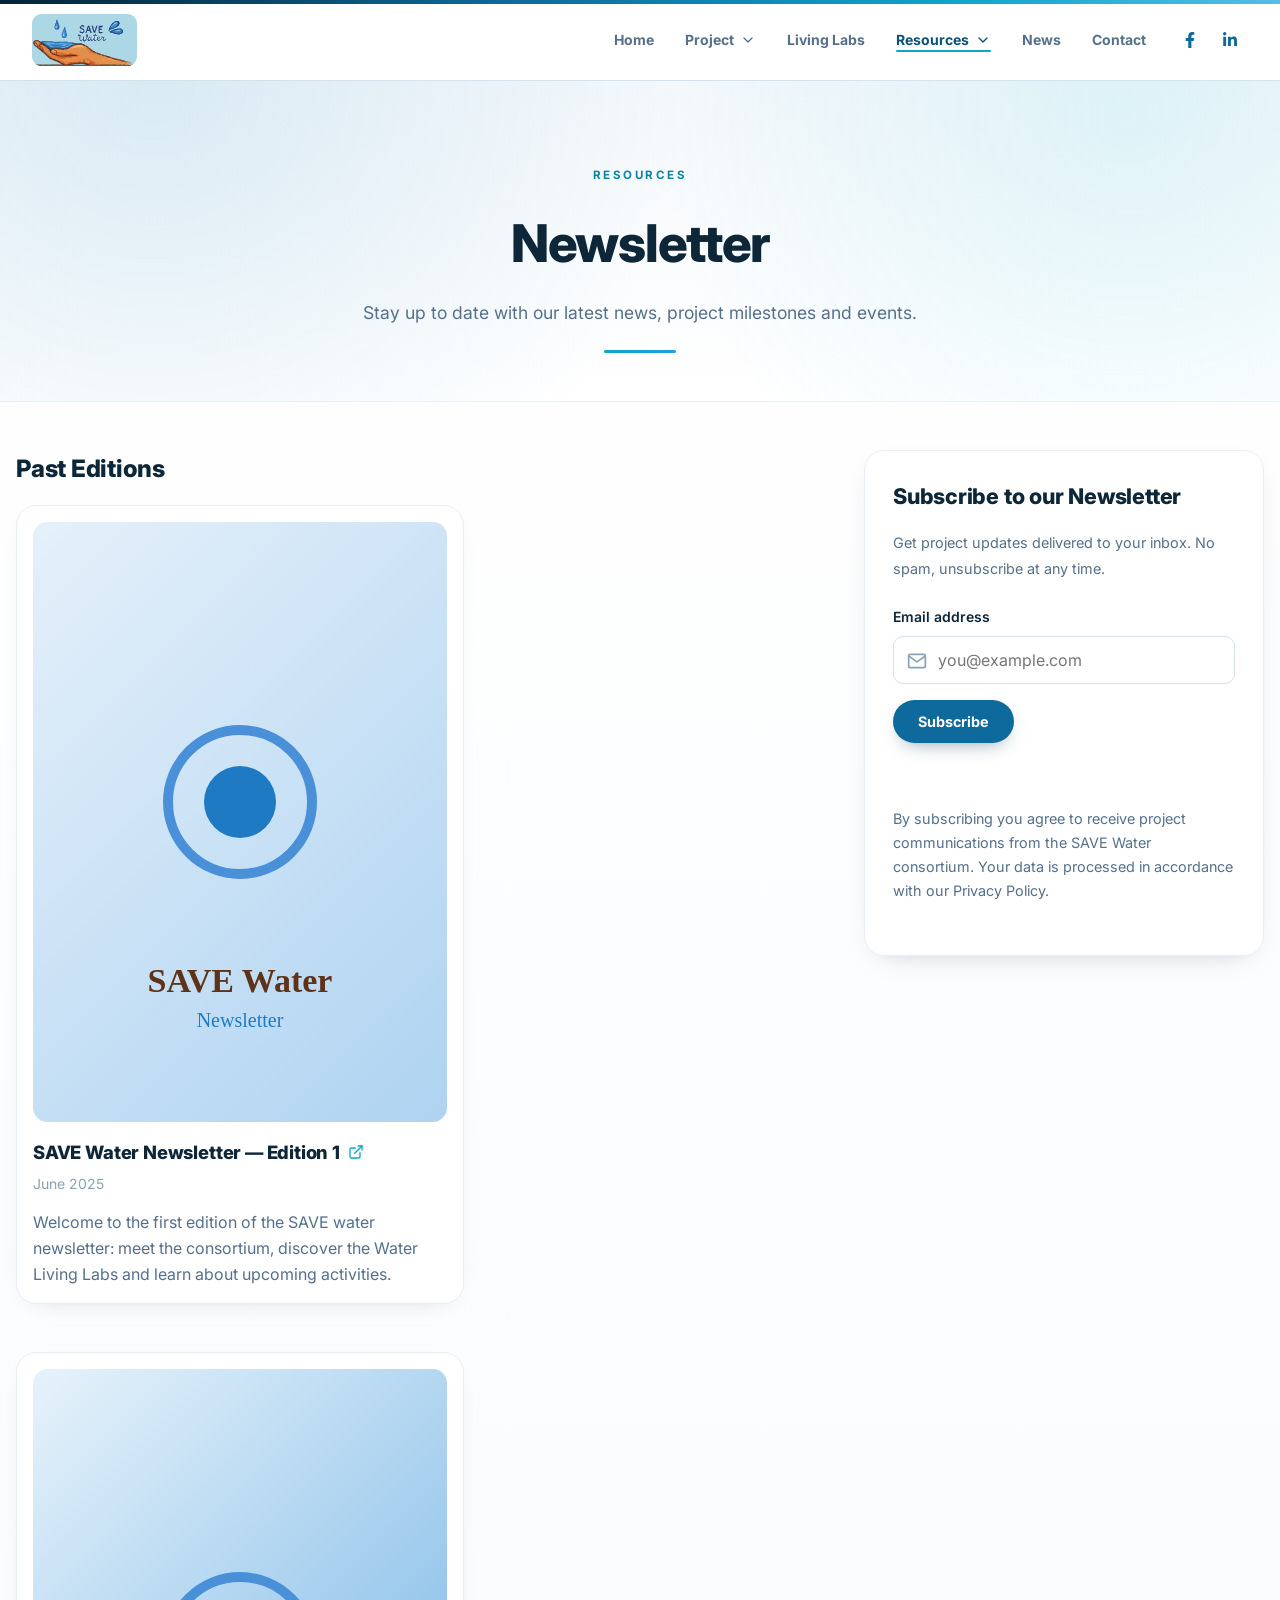
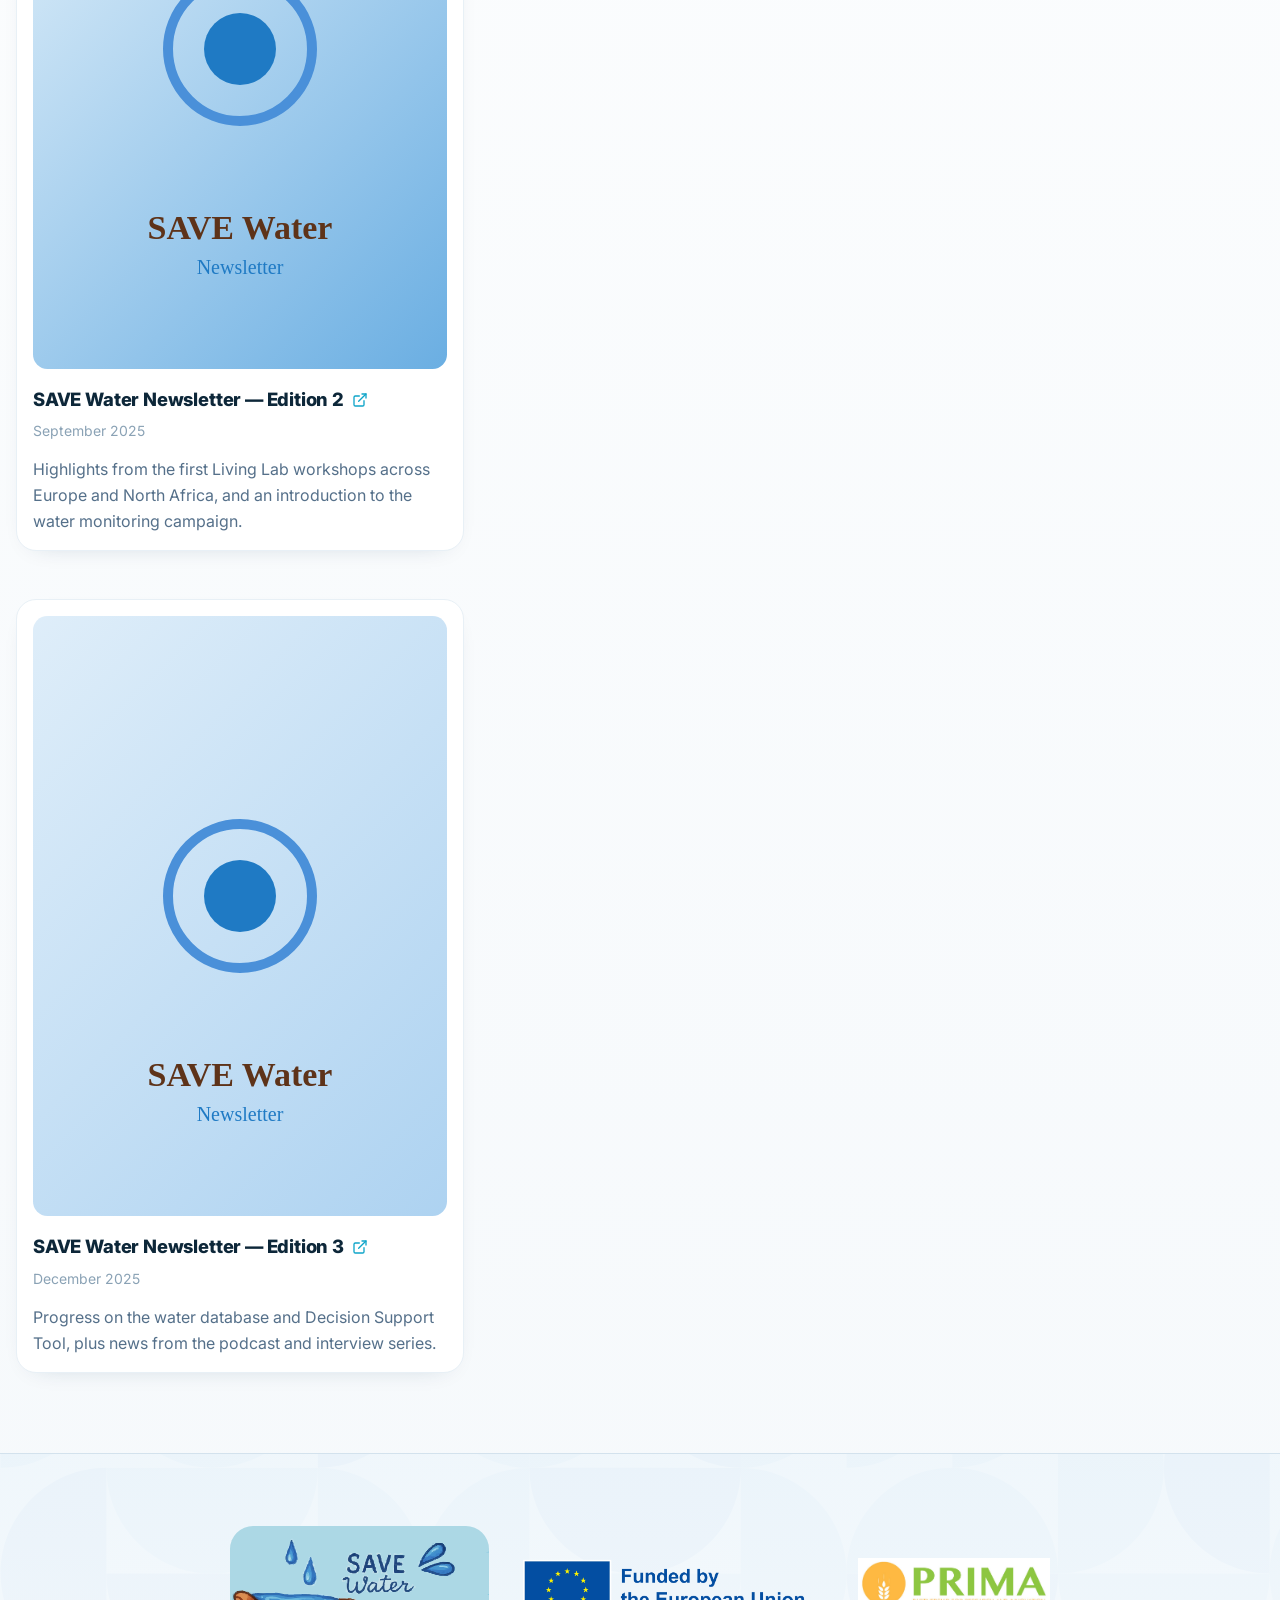
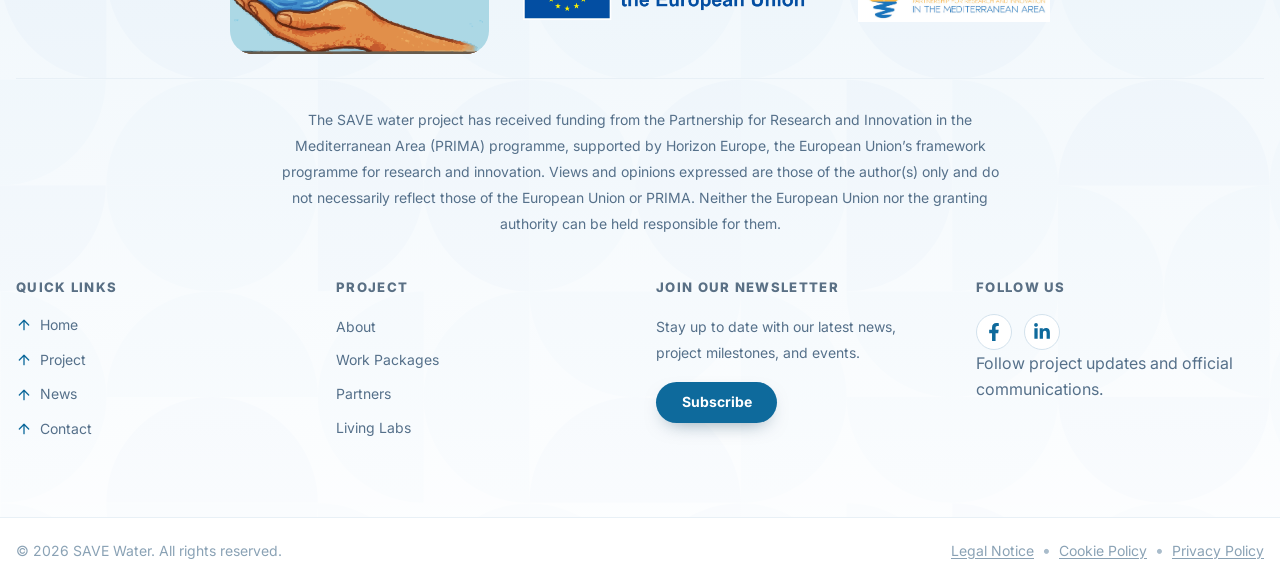
<file: newsletter.html>
<!doctype html>
<html lang="en">
<head>
  <meta charset="UTF-8">
  <meta name="viewport" content="width=device-width, initial-scale=1.0">
  <title>Newsletter | SAVE Water</title>
  <meta name="description" content="Subscribe to the SAVE Water newsletter and browse past editions with project updates, milestones and events.">
  <meta name="keywords" content="SAVE water, PRIMA, newsletter, subscribe, water conservation, water security, project updates">
  <meta name="author" content="SAVE water Consortium">
  <meta name="theme-color" content="#0e6a9c">
  <link rel="icon" type="image/svg+xml" href="assets/green-circle.svg">
  <link rel="preconnect" href="https://fonts.googleapis.com">
  <link rel="preconnect" href="https://fonts.gstatic.com" crossorigin>
  <link href="https://fonts.googleapis.com/css2?family=Inter:wght@400;500;600;700;800&display=swap" rel="stylesheet">
  <link rel="stylesheet" href="css/styles.css">
</head>
<body class="newsletter-page">
  <a class="skip-link" href="#main">Skip to main content</a>

  <header class="site-header">
    <div class="content-shell header-inner">
      <a href="index.html" class="brand" aria-label="SAVE Water home">
        <img class="brand-logo" src="assets/SW__Logo.svg" alt="SAVE Water logo" width="120" height="82">
      </a>

      <nav class="main-nav" aria-label="Main navigation">
        <ul class="nav-list">
          <li class="nav-item"><a class="nav-link" href="index.html">Home</a></li>
          <li class="nav-item nav-item--dropdown">
            <button class="nav-link" type="button" aria-haspopup="true" aria-expanded="false" aria-controls="project-menu">
              Project
              <svg class="nav-chevron" width="16" height="16" viewBox="0 0 24 24" fill="none" stroke="currentColor" stroke-width="2" stroke-linecap="round" stroke-linejoin="round" aria-hidden="true"><path d="M6 9l6 6 6-6"></path></svg>
            </button>
            <div class="dropdown" id="project-menu" role="menu">
              <a href="about.html" role="menuitem">About</a>
              <a href="work-packages.html" role="menuitem">Work Packages</a>
              <a href="partners.html" role="menuitem">Partners</a>
              <a href="deliverables.html" role="menuitem">Deliverables</a>
            </div>
          </li>
          <li class="nav-item"><a class="nav-link" href="living-labs.html">Living Labs</a></li>
          <li class="nav-item nav-item--dropdown">
            <button class="nav-link is-active" type="button" aria-haspopup="true" aria-expanded="false" aria-controls="resources-menu">
              Resources
              <svg class="nav-chevron" width="16" height="16" viewBox="0 0 24 24" fill="none" stroke="currentColor" stroke-width="2" stroke-linecap="round" stroke-linejoin="round" aria-hidden="true"><path d="M6 9l6 6 6-6"></path></svg>
            </button>
            <div class="dropdown" id="resources-menu" role="menu">
              <a href="materials.html" role="menuitem">Materials</a>
              <a href="practice-abstracts.html" role="menuitem">Practice Abstracts</a>
              <a href="newsletter.html" role="menuitem" class="is-active">Newsletter</a>
            </div>
          </li>
          <li class="nav-item"><a class="nav-link" href="news.html">News</a></li>
          <li class="nav-item"><a class="nav-link" href="contact.html">Contact</a></li>
        </ul>

        <div class="nav-socials" aria-label="Social media">
          <a href="https://www.facebook.com/people/SAVE-water/61577954372614/" target="_blank" rel="noopener noreferrer" aria-label="SAVE water on Facebook">
            <svg width="16" height="16" viewBox="0 0 320 512" fill="currentColor" aria-hidden="true"><path d="M279.14 288l14.22-92.66h-88.91v-60.13c0-25.35 12.42-50.06 52.24-50.06h40.42V6.26S260.43 0 225.36 0c-73.22 0-121.08 44.38-121.08 124.72v70.62H22.89V288h81.39v224h100.17V288z"></path></svg>
          </a>
          <a href="https://www.linkedin.com/in/ACoAAGIl_0cBERCN4ELX8nYUW_dOp7b1nXNjI48?skipRedirect=true" target="_blank" rel="noopener noreferrer" aria-label="SAVE water on LinkedIn">
            <svg width="16" height="16" viewBox="0 0 448 512" fill="currentColor" aria-hidden="true"><path d="M100.28 448H7.4V148.9h92.88zM53.79 108.1C24.09 108.1 0 83.5 0 53.8a53.79 53.79 0 0 1 107.58 0c0 29.7-24.1 54.3-53.79 54.3zM447.9 448h-92.68V302.4c0-34.7-.7-79.2-48.29-79.2-48.29 0-55.69 37.7-55.69 76.7V448h-92.78V148.9h89.08v40.8h1.3c12.4-23.5 42.69-48.3 87.88-48.3 94 0 111.28 61.9 111.28 142.3V448z"></path></svg>
          </a>
          </div>
      </nav>

      <button class="nav-toggle" data-nav-toggle type="button" aria-controls="mobile-menu" aria-expanded="false" aria-label="Open navigation menu">
        <svg width="24" height="24" viewBox="0 0 24 24" fill="none" stroke="currentColor" stroke-width="2" stroke-linecap="round" stroke-linejoin="round" aria-hidden="true"><path d="M4 6h16M4 12h16M4 18h16"></path></svg>
      </button>
    </div>
  </header>

  <div class="mobile-menu" id="mobile-menu" data-mobile-menu>
    <a href="index.html">Home</a>
    <button data-mobile-sub-toggle type="button" aria-controls="m-project-menu" aria-expanded="false">
      Project
      <svg width="16" height="16" viewBox="0 0 24 24" fill="none" stroke="currentColor" stroke-width="2" stroke-linecap="round" stroke-linejoin="round" aria-hidden="true"><path d="M6 9l6 6 6-6"></path></svg>
    </button>
    <div class="mobile-sub" id="m-project-menu">
      <a href="about.html">About</a>
      <a href="work-packages.html">Work Packages</a>
      <a href="partners.html">Partners</a>
      <a href="deliverables.html">Deliverables</a>
    </div>
    <a href="living-labs.html">Living Labs</a>
    <button data-mobile-sub-toggle type="button" aria-controls="m-resources-menu" aria-expanded="false" class="is-active">
      Resources
      <svg width="16" height="16" viewBox="0 0 24 24" fill="none" stroke="currentColor" stroke-width="2" stroke-linecap="round" stroke-linejoin="round" aria-hidden="true"><path d="M6 9l6 6 6-6"></path></svg>
    </button>
    <div class="mobile-sub" id="m-resources-menu">
      <a href="materials.html">Materials</a>
      <a href="practice-abstracts.html">Practice Abstracts</a>
      <a href="newsletter.html" class="is-active">Newsletter</a>
    </div>
    <a href="news.html">News</a>
    <a href="contact.html">Contact</a>
    <div class="mobile-socials">
      <a href="https://www.facebook.com/people/SAVE-water/61577954372614/" target="_blank" rel="noopener noreferrer">Facebook</a>
      <a href="https://www.linkedin.com/in/ACoAAGIl_0cBERCN4ELX8nYUW_dOp7b1nXNjI48?skipRedirect=true" target="_blank" rel="noopener noreferrer">LinkedIn</a>
      </div>
  </div>

  <main id="main">
    <section class="page-hero">
      <div class="content-shell">
        <span class="eyebrow eyebrow--brown">Resources</span>
        <h1>Newsletter</h1>
        <p>Stay up to date with our latest news, project milestones and events.</p>
        <div class="rule" aria-hidden="true"></div>
      </div>
    </section>

    <div class="page-body content-shell">
      <div class="newsletter-layout">
        <section class="newsletter-archive" aria-labelledby="newsletter-archive-title">
          <h2 id="newsletter-archive-title">Past Editions</h2>
          <div class="newsletter-list">
            <article class="newsletter-item">
              <img src="data:image/svg+xml;charset=utf-8,%3Csvg%20xmlns='http://www.w3.org/2000/svg'%20viewBox='0%200%20600%20600'%3E%3Cdefs%3E%3ClinearGradient%20id='g'%20x1='0'%20y1='0'%20x2='1'%20y2='1'%3E%3Cstop%20offset='0'%20stop-color='%23eaf3fb'/%3E%3Cstop%20offset='1'%20stop-color='%23a9d0f0'/%3E%3C/linearGradient%3E%3C/defs%3E%3Crect%20width='600'%20height='600'%20fill='url(%23g)'/%3E%3Ccircle%20cx='300'%20cy='280'%20r='72'%20fill='none'%20stroke='%234a90d9'%20stroke-width='10'/%3E%3Ccircle%20cx='300'%20cy='280'%20r='36'%20fill='%231f7ac4'/%3E%3Ctext%20x='300'%20y='470'%20font-family='Georgia,serif'%20font-size='34'%20fill='%235e3319'%20text-anchor='middle'%20font-weight='bold'%3ESAVE Water%3C/text%3E%3Ctext%20x='300'%20y='505'%20font-family='Georgia,serif'%20font-size='20'%20fill='%231f7ac4'%20text-anchor='middle'%3ENewsletter%3C/text%3E%3C/svg%3E" alt="SAVE Water Newsletter cover" loading="lazy" width="600" height="600">
              <h3>
                <a href="#">SAVE Water Newsletter &mdash; Edition 1</a>
                <svg class="ext" viewBox="0 0 24 24" fill="none" stroke="currentColor" stroke-width="2" stroke-linecap="round" stroke-linejoin="round" aria-hidden="true"><path d="M18 13v6a2 2 0 0 1-2 2H5a2 2 0 0 1-2-2V8a2 2 0 0 1 2-2h6"></path><path d="M15 3h6v6"></path><path d="M10 14L21 3"></path></svg>
              </h3>
              <p class="date">June 2025</p>
              <p class="excerpt">Welcome to the first edition of the SAVE water newsletter: meet the consortium, discover the Water Living Labs and learn about upcoming activities.</p>
            </article>

            <article class="newsletter-item">
              <img src="data:image/svg+xml;charset=utf-8,%3Csvg%20xmlns='http://www.w3.org/2000/svg'%20viewBox='0%200%20600%20600'%3E%3Cdefs%3E%3ClinearGradient%20id='g'%20x1='0'%20y1='0'%20x2='1'%20y2='1'%3E%3Cstop%20offset='0'%20stop-color='%23f2f9fd'/%3E%3Cstop%20offset='1'%20stop-color='%235fa8e0'/%3E%3C/linearGradient%3E%3C/defs%3E%3Crect%20width='600'%20height='600'%20fill='url(%23g)'/%3E%3Ccircle%20cx='300'%20cy='280'%20r='72'%20fill='none'%20stroke='%234a90d9'%20stroke-width='10'/%3E%3Ccircle%20cx='300'%20cy='280'%20r='36'%20fill='%231f7ac4'/%3E%3Ctext%20x='300'%20y='470'%20font-family='Georgia,serif'%20font-size='34'%20fill='%235e3319'%20text-anchor='middle'%20font-weight='bold'%3ESAVE Water%3C/text%3E%3Ctext%20x='300'%20y='505'%20font-family='Georgia,serif'%20font-size='20'%20fill='%231f7ac4'%20text-anchor='middle'%3ENewsletter%3C/text%3E%3C/svg%3E" alt="SAVE Water Newsletter cover" loading="lazy" width="600" height="600">
              <h3>
                <a href="#">SAVE Water Newsletter &mdash; Edition 2</a>
                <svg class="ext" viewBox="0 0 24 24" fill="none" stroke="currentColor" stroke-width="2" stroke-linecap="round" stroke-linejoin="round" aria-hidden="true"><path d="M18 13v6a2 2 0 0 1-2 2H5a2 2 0 0 1-2-2V8a2 2 0 0 1 2-2h6"></path><path d="M15 3h6v6"></path><path d="M10 14L21 3"></path></svg>
              </h3>
              <p class="date">September 2025</p>
              <p class="excerpt">Highlights from the first Living Lab workshops across Europe and North Africa, and an introduction to the water monitoring campaign.</p>
            </article>

            <article class="newsletter-item">
              <img src="data:image/svg+xml;charset=utf-8,%3Csvg%20xmlns='http://www.w3.org/2000/svg'%20viewBox='0%200%20600%20600'%3E%3Cdefs%3E%3ClinearGradient%20id='g'%20x1='0'%20y1='0'%20x2='1'%20y2='1'%3E%3Cstop%20offset='0'%20stop-color='%23e3f0fa'/%3E%3Cstop%20offset='1'%20stop-color='%23a9d0f0'/%3E%3C/linearGradient%3E%3C/defs%3E%3Crect%20width='600'%20height='600'%20fill='url(%23g)'/%3E%3Ccircle%20cx='300'%20cy='280'%20r='72'%20fill='none'%20stroke='%234a90d9'%20stroke-width='10'/%3E%3Ccircle%20cx='300'%20cy='280'%20r='36'%20fill='%231f7ac4'/%3E%3Ctext%20x='300'%20y='470'%20font-family='Georgia,serif'%20font-size='34'%20fill='%235e3319'%20text-anchor='middle'%20font-weight='bold'%3ESAVE Water%3C/text%3E%3Ctext%20x='300'%20y='505'%20font-family='Georgia,serif'%20font-size='20'%20fill='%231f7ac4'%20text-anchor='middle'%3ENewsletter%3C/text%3E%3C/svg%3E" alt="SAVE Water Newsletter cover" loading="lazy" width="600" height="600">
              <h3>
                <a href="#">SAVE Water Newsletter &mdash; Edition 3</a>
                <svg class="ext" viewBox="0 0 24 24" fill="none" stroke="currentColor" stroke-width="2" stroke-linecap="round" stroke-linejoin="round" aria-hidden="true"><path d="M18 13v6a2 2 0 0 1-2 2H5a2 2 0 0 1-2-2V8a2 2 0 0 1 2-2h6"></path><path d="M15 3h6v6"></path><path d="M10 14L21 3"></path></svg>
              </h3>
              <p class="date">December 2025</p>
              <p class="excerpt">Progress on the water database and Decision Support Tool, plus news from the podcast and interview series.</p>
            </article>
          </div>
        </section>

        <aside class="newsletter-sticky">
          <div class="newsletter-signup">
            <h3>Subscribe to our Newsletter</h3>
            <p>Get project updates delivered to your inbox. No spam, unsubscribe at any time.</p>
            <form data-subscribe-form novalidate>
              <div class="form-field">
                <label for="subscribe-email">Email address</label>
                <div class="input-icon-wrap">
                  <svg viewBox="0 0 24 24" fill="none" stroke="currentColor" stroke-width="2" stroke-linecap="round" stroke-linejoin="round" aria-hidden="true"><path d="M4 4h16c1.1 0 2 .9 2 2v12c0 1.1-.9 2-2 2H4c-1.1 0-2-.9-2-2V6c0-1.1.9-2 2-2z"></path><path d="M22 6l-10 7L2 6"></path></svg>
                  <input class="form-control" type="email" id="subscribe-email" name="email" placeholder="you@example.com" required aria-label="Email address">
                </div>
              </div>
              <button class="btn btn--subscribe" type="submit">Subscribe</button>
              <p class="form-success" data-subscribe-success role="status" aria-live="polite"></p>
              <p class="privacy-note">By subscribing you agree to receive project communications from the SAVE Water consortium. Your data is processed in accordance with our Privacy Policy.</p>
            </form>
          </div>
        </aside>
      </div>
    </div>
  </main>

  <footer class="site-footer">
    <div class="footer-band" style="background-image:url('assets/bg2-RGaRyIbK.svg')">
      <div class="footer-band-inner">
        <div class="footer-logos">
          <img class="footer-logo" src="assets/SW__Logo.svg" alt="SAVE Water project logo" loading="lazy">
          <img class="eu-badge" src="assets/EN-Funded by the EU-POS-Dni9-fTM.webp" alt="Funded by the European Union" loading="lazy">
          <img class="prima-badge" src="assets/prima.jpg" alt="PRIMA programme" loading="lazy">
        </div>
        <p class="funding-text">The SAVE water project has received funding from the Partnership for Research and Innovation in the Mediterranean Area (PRIMA) programme, supported by Horizon Europe, the European Union&rsquo;s framework programme for research and innovation. Views and opinions expressed are those of the author(s) only and do not necessarily reflect those of the European Union or PRIMA. Neither the European Union nor the granting authority can be held responsible for them.</p>
        <div class="footer-grid">
          <div class="footer-col">
            <h3>Quick Links</h3>
            <ul class="footer-links">
              <li><a href="index.html"><svg width="16" height="16" viewBox="0 0 24 24" fill="none" stroke="currentColor" stroke-width="2" stroke-linecap="round" stroke-linejoin="round" aria-hidden="true"><path d="M5 12l7-7 7 7"></path><path d="M12 5v14"></path></svg>Home</a></li>
              <li><a href="about.html"><svg width="16" height="16" viewBox="0 0 24 24" fill="none" stroke="currentColor" stroke-width="2" stroke-linecap="round" stroke-linejoin="round" aria-hidden="true"><path d="M5 12l7-7 7 7"></path><path d="M12 5v14"></path></svg>Project</a></li>
              <li><a href="news.html"><svg width="16" height="16" viewBox="0 0 24 24" fill="none" stroke="currentColor" stroke-width="2" stroke-linecap="round" stroke-linejoin="round" aria-hidden="true"><path d="M5 12l7-7 7 7"></path><path d="M12 5v14"></path></svg>News</a></li>
              <li><a href="contact.html"><svg width="16" height="16" viewBox="0 0 24 24" fill="none" stroke="currentColor" stroke-width="2" stroke-linecap="round" stroke-linejoin="round" aria-hidden="true"><path d="M5 12l7-7 7 7"></path><path d="M12 5v14"></path></svg>Contact</a></li>
            </ul>
          </div>
          <div class="footer-col">
            <h3>Project</h3>
            <ul class="footer-links">
              <li><a href="about.html">About</a></li>
              <li><a href="work-packages.html">Work Packages</a></li>
              <li><a href="partners.html">Partners</a></li>
              <li><a href="living-labs.html">Living Labs</a></li>
            </ul>
          </div>
          <div class="footer-col footer-subscribe">
            <h3>Join Our Newsletter</h3>
            <p>Stay up to date with our latest news, project milestones, and events.</p>
            <a class="btn--subscribe-sm" href="newsletter.html">Subscribe</a>
          </div>
          <div class="footer-col">
            <h3>Follow Us</h3>
            <div class="footer-socials">
              <a href="https://www.facebook.com/people/SAVE-water/61577954372614/" target="_blank" rel="noopener noreferrer" aria-label="SAVE water on Facebook">
                <svg width="18" height="18" viewBox="0 0 320 512" fill="currentColor" aria-hidden="true"><path d="M279.14 288l14.22-92.66h-88.91v-60.13c0-25.35 12.42-50.06 52.24-50.06h40.42V6.26S260.43 0 225.36 0c-73.22 0-121.08 44.38-121.08 124.72v70.62H22.89V288h81.39v224h100.17V288z"></path></svg>
              </a>
              <a href="https://www.linkedin.com/in/ACoAAGIl_0cBERCN4ELX8nYUW_dOp7b1nXNjI48?skipRedirect=true" target="_blank" rel="noopener noreferrer" aria-label="SAVE water on LinkedIn">
                <svg width="18" height="18" viewBox="0 0 448 512" fill="currentColor" aria-hidden="true"><path d="M100.28 448H7.4V148.9h92.88zM53.79 108.1C24.09 108.1 0 83.5 0 53.8a53.79 53.79 0 0 1 107.58 0c0 29.7-24.1 54.3-53.79 54.3zM447.9 448h-92.68V302.4c0-34.7-.7-79.2-48.29-79.2-48.29 0-55.69 37.7-55.69 76.7V448h-92.78V148.9h89.08v40.8h1.3c12.4-23.5 42.69-48.3 87.88-48.3 94 0 111.28 61.9 111.28 142.3V448z"></path></svg>
              </a>
              </div>
            <p class="follow-note">Follow project updates and official communications.</p>
          </div>
        </div>
      </div>
    </div>
    <div class="footer-bottom">
      <div class="footer-bottom-inner">
        <p>&copy; <span id="footer-year">2025</span> SAVE Water. All rights reserved.</p>
        <div class="legal">
          <a href="#">Legal Notice</a>
          <span class="sep">&bull;</span>
          <a href="#">Cookie Policy</a>
          <span class="sep">&bull;</span>
          <a href="#">Privacy Policy</a>
        </div>
      </div>
    </div>
  </footer>

  <button class="back-to-top" data-back-to-top type="button" aria-label="Back to top">
    <svg width="20" height="20" viewBox="0 0 24 24" fill="none" stroke="currentColor" stroke-width="2.5" stroke-linecap="round" stroke-linejoin="round" aria-hidden="true"><path d="M12 19V5"></path><path d="M5 12l7-7 7 7"></path></svg>
  </button>

  <script src="js/main.js"></script>
</body>
</html>
</file>
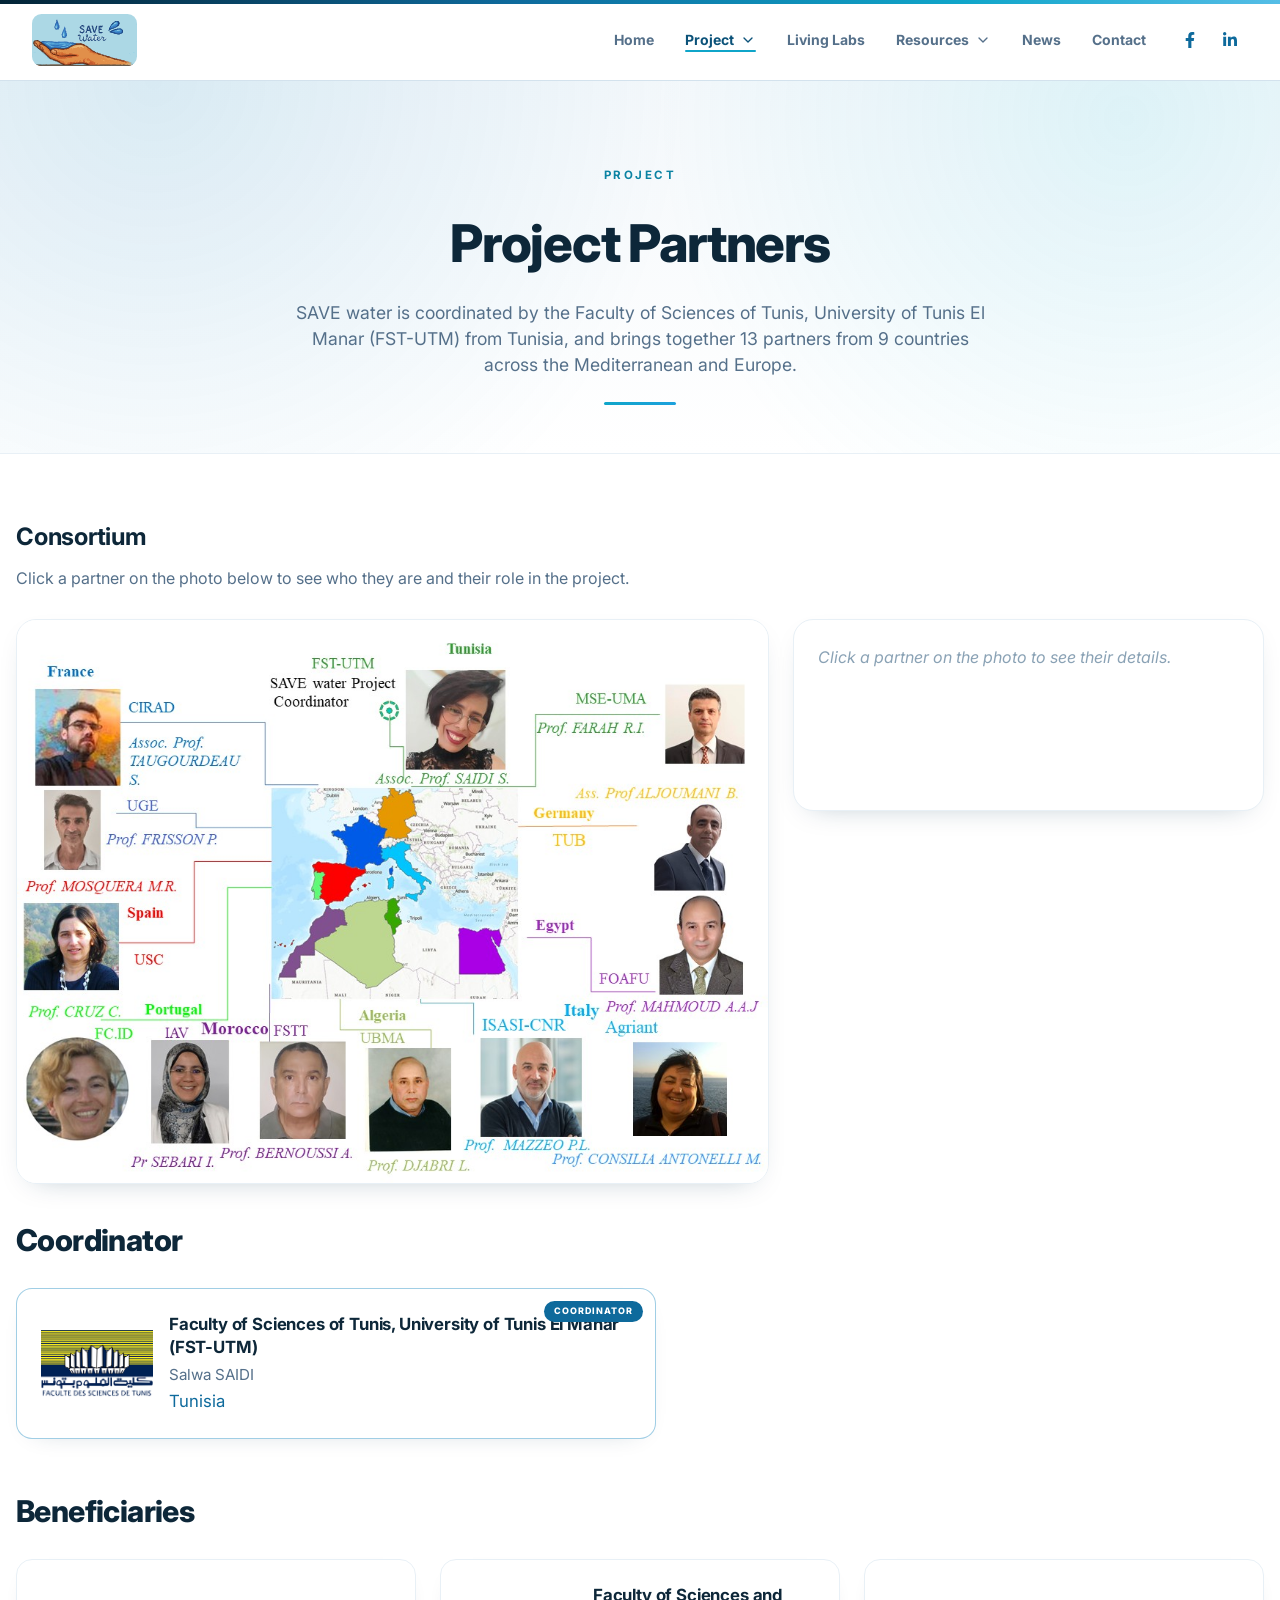
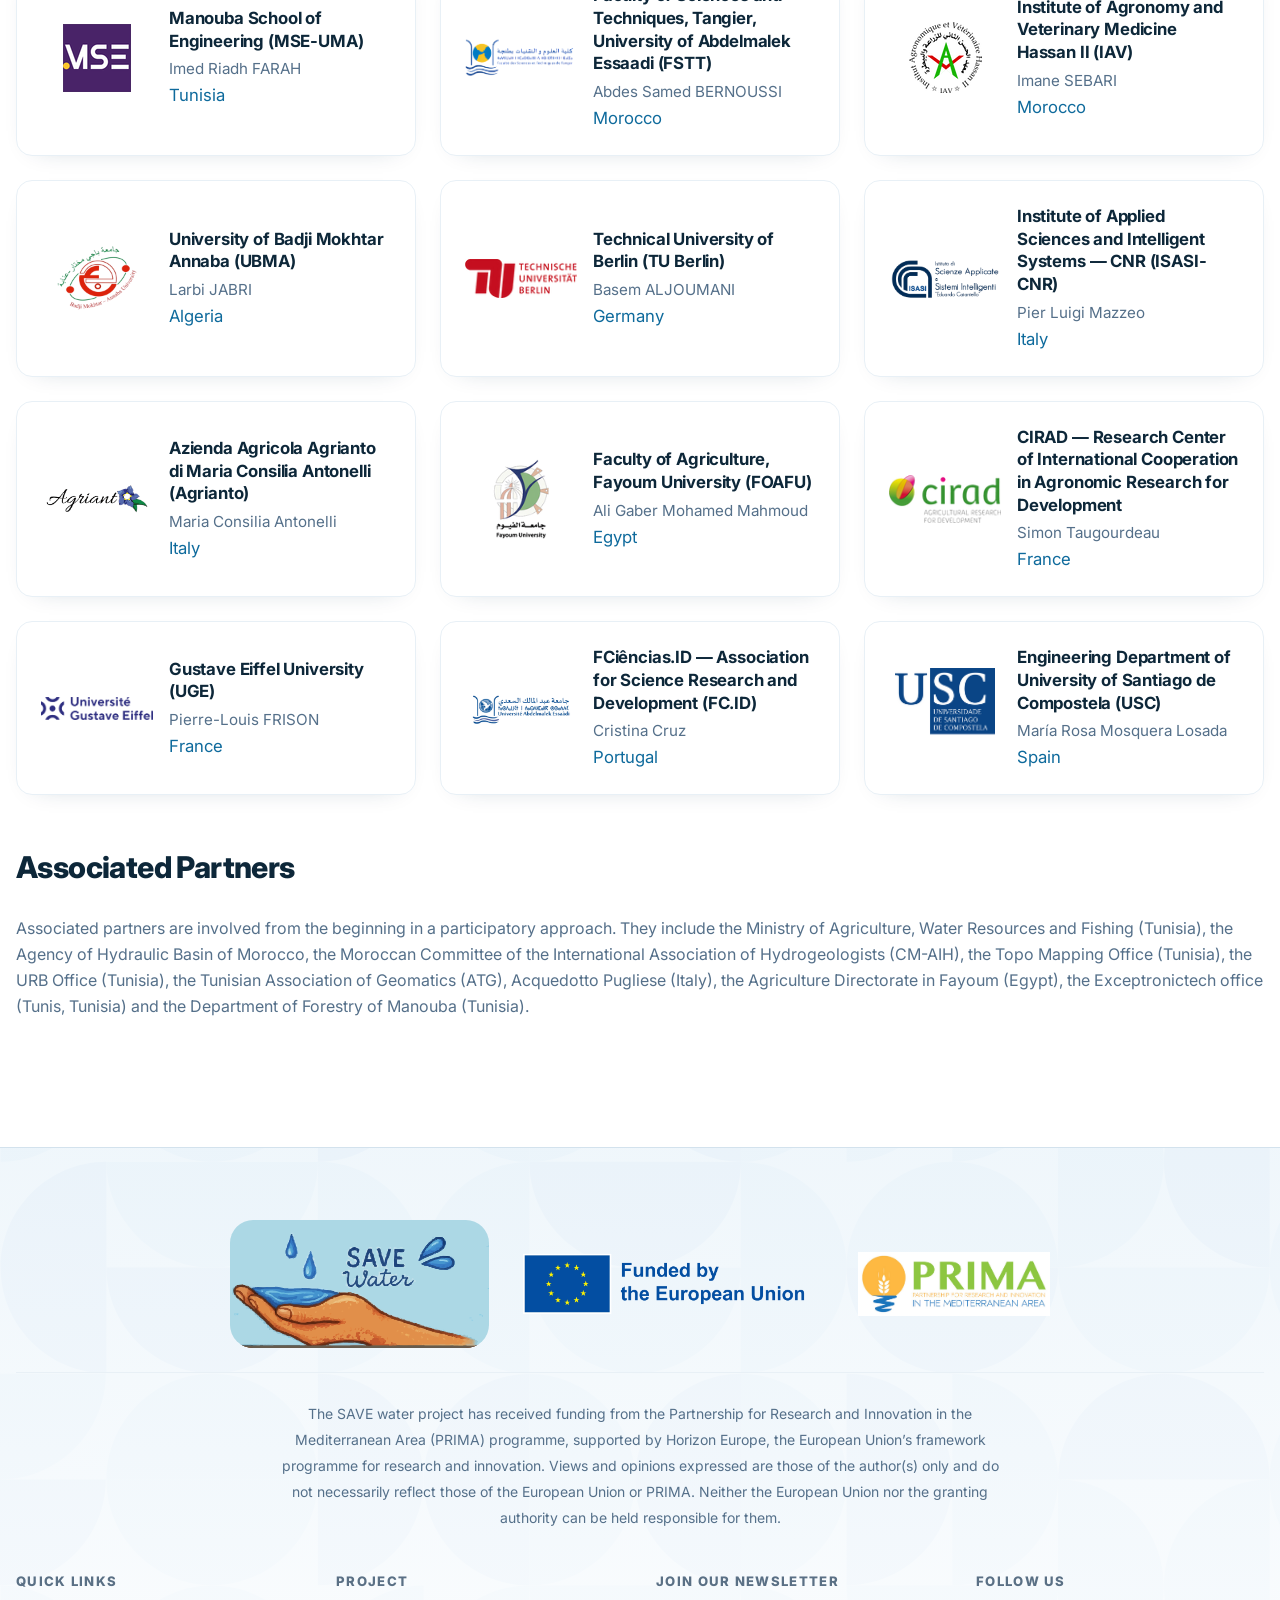
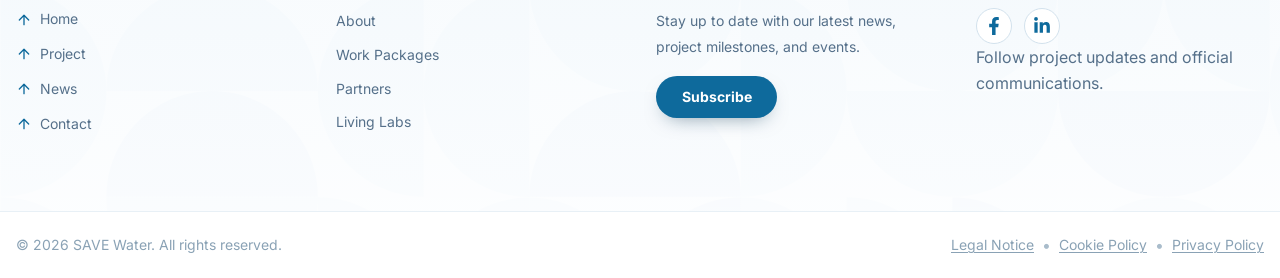
<file: partners.html>
<!doctype html>
<html lang="en">
<head>
  <meta charset="UTF-8">
  <meta name="viewport" content="width=device-width, initial-scale=1.0">
  <title>Project Partners | SAVE Water</title>
  <meta name="description" content="The SAVE Water consortium is coordinated by the Faculty of Sciences of Tunis, University of Tunis El Manar (FST-UTM) and brings together 13 partners from 9 countries across the Mediterranean and Europe.">
  <meta name="keywords" content="SAVE water, PRIMA, consortium, partners, coordinator, water conservation">
  <meta name="author" content="SAVE water Consortium">
  <meta name="theme-color" content="#0e6a9c">
  <link rel="icon" type="image/svg+xml" href="assets/green-circle.svg">
  <link rel="preconnect" href="https://fonts.googleapis.com">
  <link rel="preconnect" href="https://fonts.gstatic.com" crossorigin>
  <link href="https://fonts.googleapis.com/css2?family=Inter:wght@400;500;600;700;800&display=swap" rel="stylesheet">
  <link rel="stylesheet" href="css/styles.css">
</head>
<body>
  <a class="skip-link" href="#main">Skip to main content</a>

  <header class="site-header">
    <div class="content-shell header-inner">
      <a href="index.html" class="brand" aria-label="SAVE Water home">
        <img class="brand-logo" src="assets/SW__Logo.svg" alt="SAVE Water logo" width="120" height="82">
      </a>

      <nav class="main-nav" aria-label="Main navigation">
        <ul class="nav-list">
          <li class="nav-item"><a class="nav-link" href="index.html">Home</a></li>
          <li class="nav-item nav-item--dropdown">
            <button class="nav-link is-active" type="button" aria-haspopup="true" aria-expanded="false" aria-controls="project-menu">
              Project
              <svg class="nav-chevron" width="16" height="16" viewBox="0 0 24 24" fill="none" stroke="currentColor" stroke-width="2" stroke-linecap="round" stroke-linejoin="round" aria-hidden="true"><path d="M6 9l6 6 6-6"></path></svg>
            </button>
            <div class="dropdown" id="project-menu" role="menu">
              <a href="about.html" role="menuitem">About</a>
              <a href="work-packages.html" role="menuitem">Work Packages</a>
              <a href="partners.html" role="menuitem" class="is-active">Partners</a>
              <a href="deliverables.html" role="menuitem">Deliverables</a>
            </div>
          </li>
          <li class="nav-item"><a class="nav-link" href="living-labs.html">Living Labs</a></li>
          <li class="nav-item nav-item--dropdown">
            <button class="nav-link" type="button" aria-haspopup="true" aria-expanded="false" aria-controls="resources-menu">
              Resources
              <svg class="nav-chevron" width="16" height="16" viewBox="0 0 24 24" fill="none" stroke="currentColor" stroke-width="2" stroke-linecap="round" stroke-linejoin="round" aria-hidden="true"><path d="M6 9l6 6 6-6"></path></svg>
            </button>
            <div class="dropdown" id="resources-menu" role="menu">
              <a href="materials.html" role="menuitem">Materials</a>
              <a href="practice-abstracts.html" role="menuitem">Practice Abstracts</a>
              <a href="newsletter.html" role="menuitem">Newsletter</a>
            </div>
          </li>
          <li class="nav-item"><a class="nav-link" href="news.html">News</a></li>
          <li class="nav-item"><a class="nav-link" href="contact.html">Contact</a></li>
        </ul>

        <div class="nav-socials" aria-label="Social media">
          <a href="https://www.facebook.com/people/SAVE-water/61577954372614/" target="_blank" rel="noopener noreferrer" aria-label="SAVE water on Facebook">
            <svg width="16" height="16" viewBox="0 0 320 512" fill="currentColor" aria-hidden="true"><path d="M279.14 288l14.22-92.66h-88.91v-60.13c0-25.35 12.42-50.06 52.24-50.06h40.42V6.26S260.43 0 225.36 0c-73.22 0-121.08 44.38-121.08 124.72v70.62H22.89V288h81.39v224h100.17V288z"></path></svg>
          </a>
          <a href="https://www.linkedin.com/in/ACoAAGIl_0cBERCN4ELX8nYUW_dOp7b1nXNjI48?skipRedirect=true" target="_blank" rel="noopener noreferrer" aria-label="SAVE water on LinkedIn">
            <svg width="16" height="16" viewBox="0 0 448 512" fill="currentColor" aria-hidden="true"><path d="M100.28 448H7.4V148.9h92.88zM53.79 108.1C24.09 108.1 0 83.5 0 53.8a53.79 53.79 0 0 1 107.58 0c0 29.7-24.1 54.3-53.79 54.3zM447.9 448h-92.68V302.4c0-34.7-.7-79.2-48.29-79.2-48.29 0-55.69 37.7-55.69 76.7V448h-92.78V148.9h89.08v40.8h1.3c12.4-23.5 42.69-48.3 87.88-48.3 94 0 111.28 61.9 111.28 142.3V448z"></path></svg>
          </a>
          </div>
      </nav>

      <button class="nav-toggle" data-nav-toggle type="button" aria-controls="mobile-menu" aria-expanded="false" aria-label="Open navigation menu">
        <svg width="24" height="24" viewBox="0 0 24 24" fill="none" stroke="currentColor" stroke-width="2" stroke-linecap="round" stroke-linejoin="round" aria-hidden="true"><path d="M4 6h16M4 12h16M4 18h16"></path></svg>
      </button>
    </div>
  </header>

  <div class="mobile-menu" id="mobile-menu" data-mobile-menu>
    <a href="index.html">Home</a>
    <button data-mobile-sub-toggle type="button" aria-controls="m-project-menu" aria-expanded="false" class="is-active">
      Project
      <svg width="16" height="16" viewBox="0 0 24 24" fill="none" stroke="currentColor" stroke-width="2" stroke-linecap="round" stroke-linejoin="round" aria-hidden="true"><path d="M6 9l6 6 6-6"></path></svg>
    </button>
    <div class="mobile-sub" id="m-project-menu">
      <a href="about.html">About</a>
      <a href="work-packages.html">Work Packages</a>
      <a href="partners.html" class="is-active">Partners</a>
      <a href="deliverables.html">Deliverables</a>
    </div>
    <a href="living-labs.html">Living Labs</a>
    <button data-mobile-sub-toggle type="button" aria-controls="m-resources-menu" aria-expanded="false">
      Resources
      <svg width="16" height="16" viewBox="0 0 24 24" fill="none" stroke="currentColor" stroke-width="2" stroke-linecap="round" stroke-linejoin="round" aria-hidden="true"><path d="M6 9l6 6 6-6"></path></svg>
    </button>
    <div class="mobile-sub" id="m-resources-menu">
      <a href="materials.html">Materials</a>
      <a href="practice-abstracts.html">Practice Abstracts</a>
      <a href="newsletter.html">Newsletter</a>
    </div>
    <a href="news.html">News</a>
    <a href="contact.html">Contact</a>
    <div class="mobile-socials">
      <a href="https://www.facebook.com/people/SAVE-water/61577954372614/" target="_blank" rel="noopener noreferrer">Facebook</a>
      <a href="https://www.linkedin.com/in/ACoAAGIl_0cBERCN4ELX8nYUW_dOp7b1nXNjI48?skipRedirect=true" target="_blank" rel="noopener noreferrer">LinkedIn</a>
      </div>
  </div>

  <main id="main">
    <section class="page-hero">
      <div class="content-shell">
        <span class="eyebrow eyebrow--brown">Project</span>
        <h1>Project Partners</h1>
        <p>SAVE water is coordinated by the Faculty of Sciences of Tunis, University of Tunis El Manar (FST-UTM) from Tunisia, and brings together 13 partners from 9 countries across the Mediterranean and Europe.</p>
        <div class="rule" aria-hidden="true"></div>
      </div>
    </section>

    <div class="page-body content-shell">
      <section class="partner-map-section reveal" aria-labelledby="partners-map-title">
        <h2 id="partners-map-title">Consortium</h2>
        <p class="consortium-intro">Click a partner on the photo below to see who they are and their role in the project.</p>
        <div class="consortium-wrap">
          <div class="consortium-map" data-consortium-map>
            <img src="assets/consotuim as a whole 2024.jpg" alt="SAVE water consortium partners photographed together" loading="lazy">
            <div class="consortium-hotspots" aria-hidden="false"></div>
          </div>
          <aside class="consortium-info" data-consortium-panel aria-live="polite">
            <p class="consortium-panel-placeholder">Click a partner on the photo to see their details.</p>
          </aside>
        </div>
      </section>
      <section class="partner-section reveal" aria-labelledby="coordinator-title">
        <h2 id="coordinator-title">Coordinator</h2>
        <div class="partner-card partner-card--coordinator">
          <span class="logo-box"><img src="assets/partner-fst.png" alt="Faculty of Sciences of Tunis (FST-UTM) logo" loading="lazy"></span>
          <span>
            <h3>Faculty of Sciences of Tunis, University of Tunis El Manar (FST-UTM)</h3>
            <p class="pi-name">Salwa SAIDI</p>
            <p class="country">Tunisia</p>
          </span>
        </div>
      </section>

      <section class="partner-section reveal" aria-labelledby="beneficiaries-title">
        <h2 id="beneficiaries-title">Beneficiaries</h2>
        <div class="partner-grid stagger">
          <div class="partner-card">
            <span class="logo-box"><img src="assets/partner-mse.png" alt="Manouba School of Engineering (MSE-UMA) logo" loading="lazy"></span>
            <span>
              <h3>Manouba School of Engineering (MSE-UMA)</h3>
              <p class="pi-name">Imed Riadh FARAH</p>
              <p class="country">Tunisia</p>
            </span>
          </div>
          <div class="partner-card">
            <span class="logo-box"><img src="assets/partner-fstt.png" alt="Faculty of Sciences and Techniques of Tangier (FSTT) logo" loading="lazy"></span>
            <span>
              <h3>Faculty of Sciences and Techniques, Tangier, University of Abdelmalek Essaadi (FSTT)</h3>
              <p class="pi-name">Abdes Samed BERNOUSSI</p>
              <p class="country">Morocco</p>
            </span>
          </div>
          <div class="partner-card">
            <span class="logo-box"><img src="assets/partner-iav.png" alt="Institute of Agronomy and Veterinary Medicine Hassan II (IAV) logo" loading="lazy"></span>
            <span>
              <h3>Institute of Agronomy and Veterinary Medicine Hassan II (IAV)</h3>
              <p class="pi-name">Imane SEBARI</p>
              <p class="country">Morocco</p>
            </span>
          </div>
          <div class="partner-card">
            <span class="logo-box"><img src="assets/partner-ubma.png" alt="University of Badji Mokhtar Annaba (UBMA) logo" loading="lazy"></span>
            <span>
              <h3>University of Badji Mokhtar Annaba (UBMA)</h3>
              <p class="pi-name">Larbi JABRI</p>
              <p class="country">Algeria</p>
            </span>
          </div>
          <div class="partner-card">
            <span class="logo-box"><img src="assets/partner-tu-berlin.png" alt="Technical University of Berlin (TU Berlin) logo" loading="lazy"></span>
            <span>
              <h3>Technical University of Berlin (TU Berlin)</h3>
              <p class="pi-name">Basem ALJOUMANI</p>
              <p class="country">Germany</p>
            </span>
          </div>
          <div class="partner-card">
            <span class="logo-box"><img src="assets/partner-isasi-cnr.png" alt="Institute of Applied Sciences and Intelligent Systems (ISASI-CNR) logo" loading="lazy"></span>
            <span>
              <h3>Institute of Applied Sciences and Intelligent Systems &mdash; CNR (ISASI-CNR)</h3>
              <p class="pi-name">Pier Luigi Mazzeo</p>
              <p class="country">Italy</p>
            </span>
          </div>
          <div class="partner-card">
            <span class="logo-box"><img src="assets/partner-agrianto.png" alt="Azienda Agricola Agrianto logo" loading="lazy"></span>
            <span>
              <h3>Azienda Agricola Agrianto di Maria Consilia Antonelli (Agrianto)</h3>
              <p class="pi-name">Maria Consilia Antonelli</p>
              <p class="country">Italy</p>
            </span>
          </div>
          <div class="partner-card">
            <span class="logo-box"><img src="assets/partner-foafu.png" alt="Faculty of Agriculture, Fayoum University (FOAFU) logo" loading="lazy"></span>
            <span>
              <h3>Faculty of Agriculture, Fayoum University (FOAFU)</h3>
              <p class="pi-name">Ali Gaber Mohamed Mahmoud</p>
              <p class="country">Egypt</p>
            </span>
          </div>
          <div class="partner-card">
            <span class="logo-box"><img src="assets/partner-cirad.png" alt="CIRAD logo" loading="lazy"></span>
            <span>
              <h3>CIRAD &mdash; Research Center of International Cooperation in Agronomic Research for Development</h3>
              <p class="pi-name">Simon Taugourdeau</p>
              <p class="country">France</p>
            </span>
          </div>
          <div class="partner-card">
            <span class="logo-box"><img src="assets/partner-uge.png" alt="Gustave Eiffel University (UGE) logo" loading="lazy"></span>
            <span>
              <h3>Gustave Eiffel University (UGE)</h3>
              <p class="pi-name">Pierre-Louis FRISON</p>
              <p class="country">France</p>
            </span>
          </div>
          <div class="partner-card">
            <span class="logo-box"><img src="assets/partner-fcid.png" alt="FCi&ecirc;ncias.ID &mdash; Association for Science Research and Development (FC.ID) logo" loading="lazy"></span>
            <span>
              <h3>FCi&ecirc;ncias.ID &mdash; Association for Science Research and Development (FC.ID)</h3>
              <p class="pi-name">Cristina Cruz</p>
              <p class="country">Portugal</p>
            </span>
          </div>
          <div class="partner-card">
            <span class="logo-box"><img src="assets/partner-usc.png" alt="Engineering Department of University of Santiago de Compostela (USC) logo" loading="lazy"></span>
            <span>
              <h3>Engineering Department of University of Santiago de Compostela (USC)</h3>
              <p class="pi-name">Mar&iacute;a Rosa Mosquera Losada</p>
              <p class="country">Spain</p>
            </span>
          </div>
        </div>
      </section>

      <section class="partner-section reveal" aria-labelledby="associated-title">
        <h2 id="associated-title">Associated Partners</h2>
        <p class="associated-note">Associated partners are involved from the beginning in a participatory approach. They include the Ministry of Agriculture, Water Resources and Fishing (Tunisia), the Agency of Hydraulic Basin of Morocco, the Moroccan Committee of the International Association of Hydrogeologists (CM-AIH), the Topo Mapping Office (Tunisia), the URB Office (Tunisia), the Tunisian Association of Geomatics (ATG), Acquedotto Pugliese (Italy), the Agriculture Directorate in Fayoum (Egypt), the Exceptronictech office (Tunis, Tunisia) and the Department of Forestry of Manouba (Tunisia).</p>
      </section>
    </div>
  </main>

  <footer class="site-footer">
    <div class="footer-band" style="background-image:url('assets/bg2-RGaRyIbK.svg')">
      <div class="footer-band-inner">
        <div class="footer-logos">
          <img class="footer-logo" src="assets/SW__Logo.svg" alt="SAVE Water project logo" loading="lazy">
          <img class="eu-badge" src="assets/EN-Funded by the EU-POS-Dni9-fTM.webp" alt="Funded by the European Union" loading="lazy">
          <img class="prima-badge" src="assets/prima.jpg" alt="PRIMA programme" loading="lazy">
        </div>
        <p class="funding-text">The SAVE water project has received funding from the Partnership for Research and Innovation in the Mediterranean Area (PRIMA) programme, supported by Horizon Europe, the European Union&rsquo;s framework programme for research and innovation. Views and opinions expressed are those of the author(s) only and do not necessarily reflect those of the European Union or PRIMA. Neither the European Union nor the granting authority can be held responsible for them.</p>
        <div class="footer-grid">
          <div class="footer-col">
            <h3>Quick Links</h3>
            <ul class="footer-links">
              <li><a href="index.html"><svg width="16" height="16" viewBox="0 0 24 24" fill="none" stroke="currentColor" stroke-width="2" stroke-linecap="round" stroke-linejoin="round" aria-hidden="true"><path d="M5 12l7-7 7 7"></path><path d="M12 5v14"></path></svg>Home</a></li>
              <li><a href="about.html"><svg width="16" height="16" viewBox="0 0 24 24" fill="none" stroke="currentColor" stroke-width="2" stroke-linecap="round" stroke-linejoin="round" aria-hidden="true"><path d="M5 12l7-7 7 7"></path><path d="M12 5v14"></path></svg>Project</a></li>
              <li><a href="news.html"><svg width="16" height="16" viewBox="0 0 24 24" fill="none" stroke="currentColor" stroke-width="2" stroke-linecap="round" stroke-linejoin="round" aria-hidden="true"><path d="M5 12l7-7 7 7"></path><path d="M12 5v14"></path></svg>News</a></li>
              <li><a href="contact.html"><svg width="16" height="16" viewBox="0 0 24 24" fill="none" stroke="currentColor" stroke-width="2" stroke-linecap="round" stroke-linejoin="round" aria-hidden="true"><path d="M5 12l7-7 7 7"></path><path d="M12 5v14"></path></svg>Contact</a></li>
            </ul>
          </div>
          <div class="footer-col">
            <h3>Project</h3>
            <ul class="footer-links">
              <li><a href="about.html">About</a></li>
              <li><a href="work-packages.html">Work Packages</a></li>
              <li><a href="partners.html">Partners</a></li>
              <li><a href="living-labs.html">Living Labs</a></li>
            </ul>
          </div>
          <div class="footer-col footer-subscribe">
            <h3>Join Our Newsletter</h3>
            <p>Stay up to date with our latest news, project milestones, and events.</p>
            <a class="btn--subscribe-sm" href="newsletter.html">Subscribe</a>
          </div>
          <div class="footer-col">
            <h3>Follow Us</h3>
            <div class="footer-socials">
              <a href="https://www.facebook.com/people/SAVE-water/61577954372614/" target="_blank" rel="noopener noreferrer" aria-label="SAVE water on Facebook">
                <svg width="18" height="18" viewBox="0 0 320 512" fill="currentColor" aria-hidden="true"><path d="M279.14 288l14.22-92.66h-88.91v-60.13c0-25.35 12.42-50.06 52.24-50.06h40.42V6.26S260.43 0 225.36 0c-73.22 0-121.08 44.38-121.08 124.72v70.62H22.89V288h81.39v224h100.17V288z"></path></svg>
              </a>
              <a href="https://www.linkedin.com/in/ACoAAGIl_0cBERCN4ELX8nYUW_dOp7b1nXNjI48?skipRedirect=true" target="_blank" rel="noopener noreferrer" aria-label="SAVE water on LinkedIn">
                <svg width="18" height="18" viewBox="0 0 448 512" fill="currentColor" aria-hidden="true"><path d="M100.28 448H7.4V148.9h92.88zM53.79 108.1C24.09 108.1 0 83.5 0 53.8a53.79 53.79 0 0 1 107.58 0c0 29.7-24.1 54.3-53.79 54.3zM447.9 448h-92.68V302.4c0-34.7-.7-79.2-48.29-79.2-48.29 0-55.69 37.7-55.69 76.7V448h-92.78V148.9h89.08v40.8h1.3c12.4-23.5 42.69-48.3 87.88-48.3 94 0 111.28 61.9 111.28 142.3V448z"></path></svg>
              </a>
              </div>
            <p class="follow-note">Follow project updates and official communications.</p>
          </div>
        </div>
      </div>
    </div>
    <div class="footer-bottom">
      <div class="footer-bottom-inner">
        <p>&copy; <span id="footer-year">2025</span> SAVE Water. All rights reserved.</p>
        <div class="legal">
          <a href="#">Legal Notice</a>
          <span class="sep">&bull;</span>
          <a href="#">Cookie Policy</a>
          <span class="sep">&bull;</span>
          <a href="#">Privacy Policy</a>
        </div>
      </div>
    </div>
  </footer>

  <button class="back-to-top" data-back-to-top type="button" aria-label="Back to top">
    <svg width="20" height="20" viewBox="0 0 24 24" fill="none" stroke="currentColor" stroke-width="2.5" stroke-linecap="round" stroke-linejoin="round" aria-hidden="true"><path d="M12 19V5"></path><path d="M5 12l7-7 7 7"></path></svg>
  </button>

  <script src="js/main.js"></script>
</body>
</html>
</file>
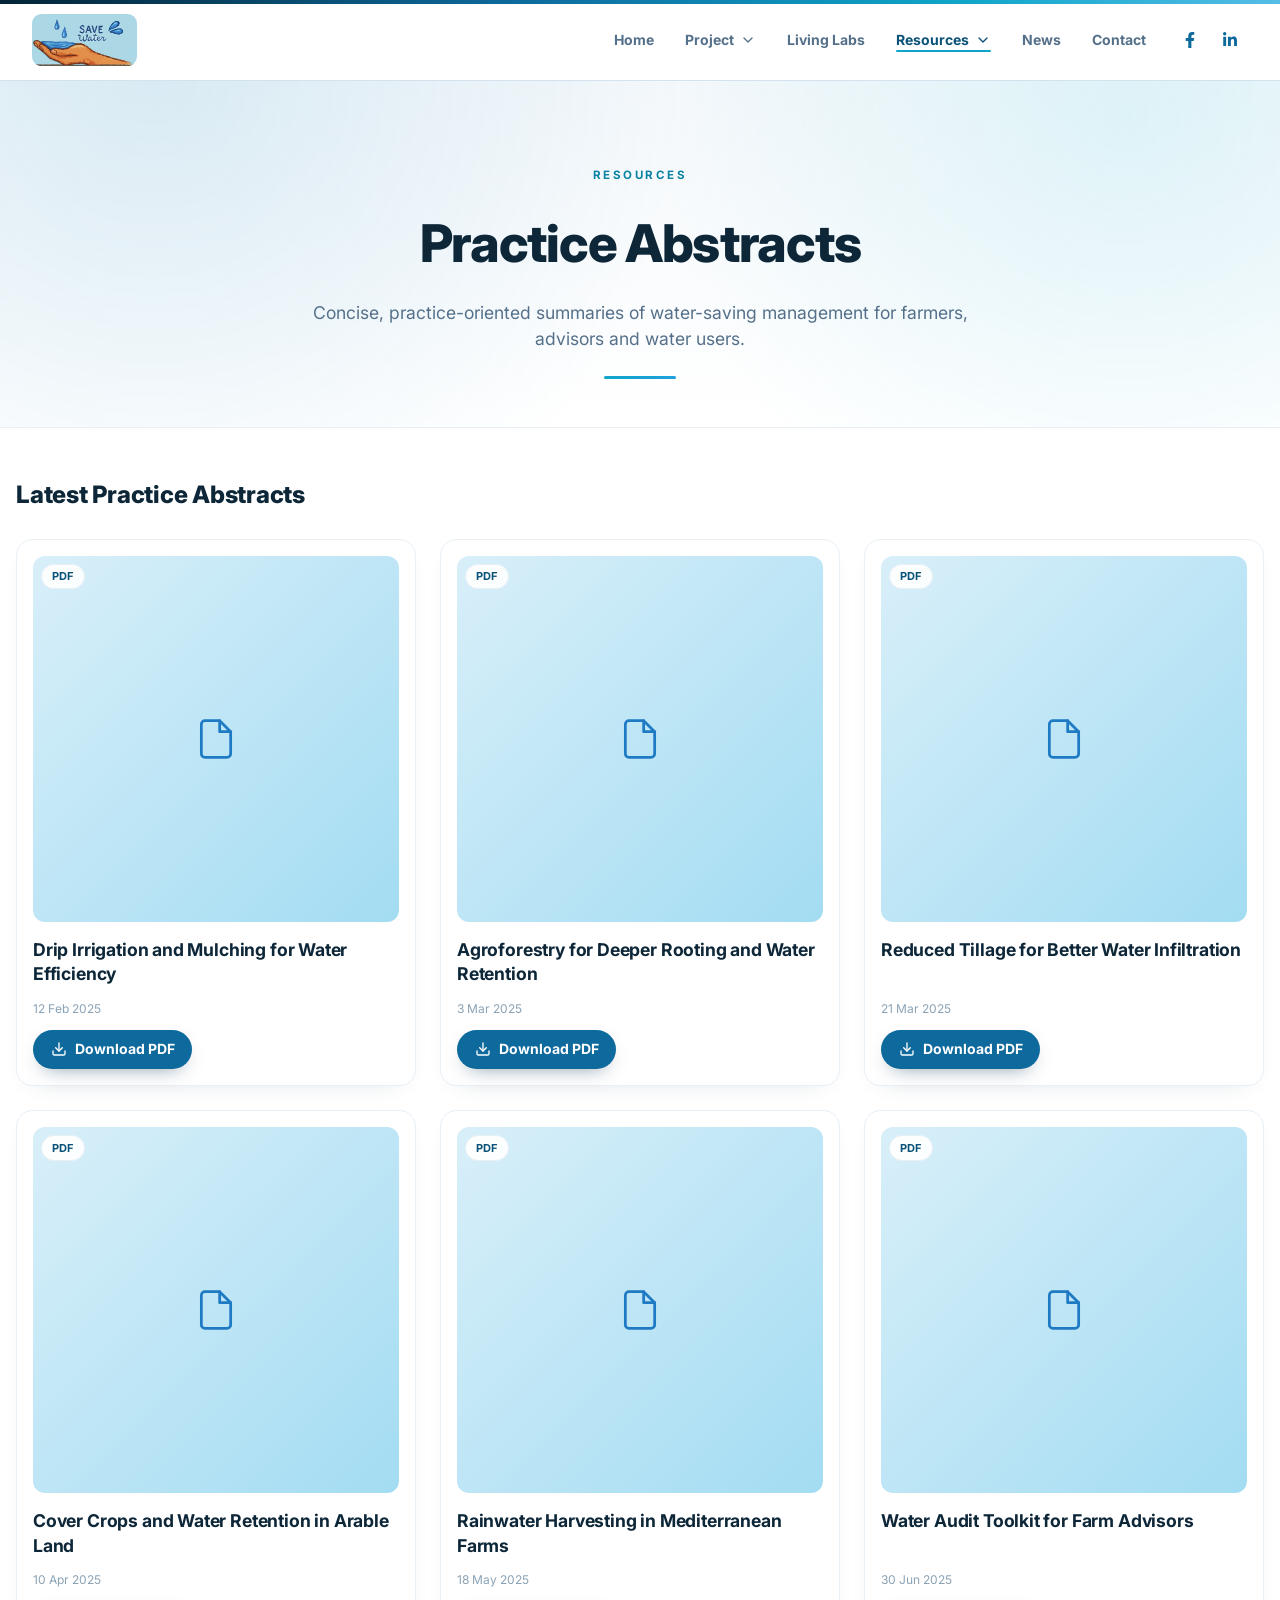
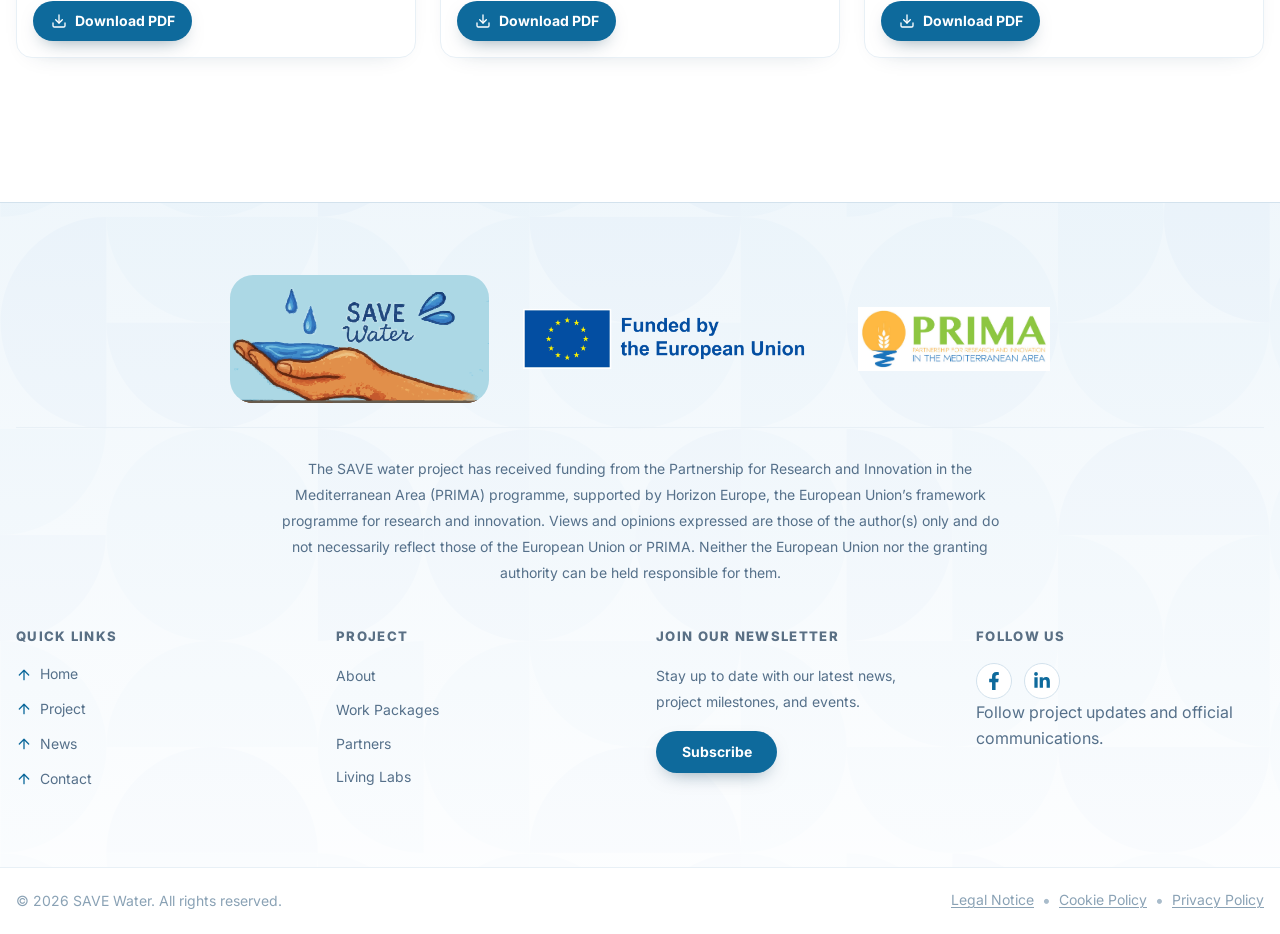
<file: practice-abstracts.html>
<!doctype html>
<html lang="en">
<head>
  <meta charset="UTF-8">
  <meta name="viewport" content="width=device-width, initial-scale=1.0">
  <title>Practice Abstracts | SAVE Water</title>
  <meta name="description" content="Practice abstracts from the SAVE Water project summarising practical water-saving management knowledge for farmers and water users.">
  <meta name="keywords" content="SAVE water, PRIMA, practice abstracts, water conservation, water security, farmers, water users">
  <meta name="author" content="SAVE water Consortium">
  <meta name="theme-color" content="#0e6a9c">
  <link rel="icon" type="image/svg+xml" href="assets/green-circle.svg">
  <link rel="preconnect" href="https://fonts.googleapis.com">
  <link rel="preconnect" href="https://fonts.gstatic.com" crossorigin>
  <link href="https://fonts.googleapis.com/css2?family=Inter:wght@400;500;600;700;800&display=swap" rel="stylesheet">
  <link rel="stylesheet" href="css/styles.css">
</head>
<body>
  <a class="skip-link" href="#main">Skip to main content</a>

  <header class="site-header">
    <div class="content-shell header-inner">
      <a href="index.html" class="brand" aria-label="SAVE Water home">
        <img class="brand-logo" src="assets/SW__Logo.svg" alt="SAVE Water logo" width="120" height="82">
      </a>

      <nav class="main-nav" aria-label="Main navigation">
        <ul class="nav-list">
          <li class="nav-item"><a class="nav-link" href="index.html">Home</a></li>
          <li class="nav-item nav-item--dropdown">
            <button class="nav-link" type="button" aria-haspopup="true" aria-expanded="false" aria-controls="project-menu">
              Project
              <svg class="nav-chevron" width="16" height="16" viewBox="0 0 24 24" fill="none" stroke="currentColor" stroke-width="2" stroke-linecap="round" stroke-linejoin="round" aria-hidden="true"><path d="M6 9l6 6 6-6"></path></svg>
            </button>
            <div class="dropdown" id="project-menu" role="menu">
              <a href="about.html" role="menuitem">About</a>
              <a href="work-packages.html" role="menuitem">Work Packages</a>
              <a href="partners.html" role="menuitem">Partners</a>
              <a href="deliverables.html" role="menuitem">Deliverables</a>
            </div>
          </li>
          <li class="nav-item"><a class="nav-link" href="living-labs.html">Living Labs</a></li>
          <li class="nav-item nav-item--dropdown">
            <button class="nav-link is-active" type="button" aria-haspopup="true" aria-expanded="false" aria-controls="resources-menu">
              Resources
              <svg class="nav-chevron" width="16" height="16" viewBox="0 0 24 24" fill="none" stroke="currentColor" stroke-width="2" stroke-linecap="round" stroke-linejoin="round" aria-hidden="true"><path d="M6 9l6 6 6-6"></path></svg>
            </button>
            <div class="dropdown" id="resources-menu" role="menu">
              <a href="materials.html" role="menuitem">Materials</a>
              <a href="practice-abstracts.html" role="menuitem" class="is-active">Practice Abstracts</a>
              <a href="newsletter.html" role="menuitem">Newsletter</a>
            </div>
          </li>
          <li class="nav-item"><a class="nav-link" href="news.html">News</a></li>
          <li class="nav-item"><a class="nav-link" href="contact.html">Contact</a></li>
        </ul>

        <div class="nav-socials" aria-label="Social media">
          <a href="https://www.facebook.com/people/SAVE-water/61577954372614/" target="_blank" rel="noopener noreferrer" aria-label="SAVE water on Facebook">
            <svg width="16" height="16" viewBox="0 0 320 512" fill="currentColor" aria-hidden="true"><path d="M279.14 288l14.22-92.66h-88.91v-60.13c0-25.35 12.42-50.06 52.24-50.06h40.42V6.26S260.43 0 225.36 0c-73.22 0-121.08 44.38-121.08 124.72v70.62H22.89V288h81.39v224h100.17V288z"></path></svg>
          </a>
          <a href="https://www.linkedin.com/in/ACoAAGIl_0cBERCN4ELX8nYUW_dOp7b1nXNjI48?skipRedirect=true" target="_blank" rel="noopener noreferrer" aria-label="SAVE water on LinkedIn">
            <svg width="16" height="16" viewBox="0 0 448 512" fill="currentColor" aria-hidden="true"><path d="M100.28 448H7.4V148.9h92.88zM53.79 108.1C24.09 108.1 0 83.5 0 53.8a53.79 53.79 0 0 1 107.58 0c0 29.7-24.1 54.3-53.79 54.3zM447.9 448h-92.68V302.4c0-34.7-.7-79.2-48.29-79.2-48.29 0-55.69 37.7-55.69 76.7V448h-92.78V148.9h89.08v40.8h1.3c12.4-23.5 42.69-48.3 87.88-48.3 94 0 111.28 61.9 111.28 142.3V448z"></path></svg>
          </a>
          </div>
      </nav>

      <button class="nav-toggle" data-nav-toggle type="button" aria-controls="mobile-menu" aria-expanded="false" aria-label="Open navigation menu">
        <svg width="24" height="24" viewBox="0 0 24 24" fill="none" stroke="currentColor" stroke-width="2" stroke-linecap="round" stroke-linejoin="round" aria-hidden="true"><path d="M4 6h16M4 12h16M4 18h16"></path></svg>
      </button>
    </div>
  </header>

  <div class="mobile-menu" id="mobile-menu" data-mobile-menu>
    <a href="index.html">Home</a>
    <button data-mobile-sub-toggle type="button" aria-controls="m-project-menu" aria-expanded="false">
      Project
      <svg width="16" height="16" viewBox="0 0 24 24" fill="none" stroke="currentColor" stroke-width="2" stroke-linecap="round" stroke-linejoin="round" aria-hidden="true"><path d="M6 9l6 6 6-6"></path></svg>
    </button>
    <div class="mobile-sub" id="m-project-menu">
      <a href="about.html">About</a>
      <a href="work-packages.html">Work Packages</a>
      <a href="partners.html">Partners</a>
      <a href="deliverables.html">Deliverables</a>
    </div>
    <a href="living-labs.html">Living Labs</a>
    <button data-mobile-sub-toggle type="button" aria-controls="m-resources-menu" aria-expanded="false" class="is-active">
      Resources
      <svg width="16" height="16" viewBox="0 0 24 24" fill="none" stroke="currentColor" stroke-width="2" stroke-linecap="round" stroke-linejoin="round" aria-hidden="true"><path d="M6 9l6 6 6-6"></path></svg>
    </button>
    <div class="mobile-sub" id="m-resources-menu">
      <a href="materials.html">Materials</a>
      <a href="practice-abstracts.html" class="is-active">Practice Abstracts</a>
      <a href="newsletter.html">Newsletter</a>
    </div>
    <a href="news.html">News</a>
    <a href="contact.html">Contact</a>
    <div class="mobile-socials">
      <a href="https://www.facebook.com/people/SAVE-water/61577954372614/" target="_blank" rel="noopener noreferrer">Facebook</a>
      <a href="https://www.linkedin.com/in/ACoAAGIl_0cBERCN4ELX8nYUW_dOp7b1nXNjI48?skipRedirect=true" target="_blank" rel="noopener noreferrer">LinkedIn</a>
      </div>
  </div>

  <main id="main">
    <section class="page-hero">
      <div class="content-shell">
        <span class="eyebrow eyebrow--brown">Resources</span>
        <h1>Practice Abstracts</h1>
        <p>Concise, practice-oriented summaries of water-saving management for farmers, advisors and water users.</p>
        <div class="rule" aria-hidden="true"></div>
      </div>
    </section>

    <div class="page-body content-shell">
      <section class="section-block" aria-labelledby="pa-title">
        <h2 id="pa-title">Latest Practice Abstracts</h2>
        <div class="pa-grid">
          <article class="pa-card">
            <div class="pa-thumb">
              <div class="ratio" style="background:linear-gradient(135deg,#d8eff9,#a3dcf2);">
                <svg width="44" height="44" viewBox="0 0 24 24" fill="none" stroke="#1f7ac4" stroke-width="1.5" stroke-linecap="round" stroke-linejoin="round" aria-hidden="true"><path d="M14 2H6a2 2 0 0 0-2 2v16a2 2 0 0 0 2 2h12a2 2 0 0 0 2-2V8z"></path><path d="M14 2v6h6"></path></svg>
              </div>
              <span class="file-type">PDF</span>
            </div>
            <header>
              <h3>Drip Irrigation and Mulching for Water Efficiency</h3>
              <p class="uploaded">12 Feb 2025</p>
            </header>
            <a class="download-btn" href="#" download>
              <svg viewBox="0 0 24 24" fill="none" stroke="currentColor" stroke-width="2" stroke-linecap="round" stroke-linejoin="round" aria-hidden="true"><path d="M21 15v4a2 2 0 0 1-2 2H5a2 2 0 0 1-2-2v-4"></path><path d="M7 10l5 5 5-5"></path><path d="M12 15V3"></path></svg>
              Download PDF
            </a>
          </article>

          <article class="pa-card">
            <div class="pa-thumb">
              <div class="ratio" style="background:linear-gradient(135deg,#d8eff9,#a3dcf2);">
                <svg width="44" height="44" viewBox="0 0 24 24" fill="none" stroke="#1f7ac4" stroke-width="1.5" stroke-linecap="round" stroke-linejoin="round" aria-hidden="true"><path d="M14 2H6a2 2 0 0 0-2 2v16a2 2 0 0 0 2 2h12a2 2 0 0 0 2-2V8z"></path><path d="M14 2v6h6"></path></svg>
              </div>
              <span class="file-type">PDF</span>
            </div>
            <header>
              <h3>Agroforestry for Deeper Rooting and Water Retention</h3>
              <p class="uploaded">3 Mar 2025</p>
            </header>
            <a class="download-btn" href="#" download>
              <svg viewBox="0 0 24 24" fill="none" stroke="currentColor" stroke-width="2" stroke-linecap="round" stroke-linejoin="round" aria-hidden="true"><path d="M21 15v4a2 2 0 0 1-2 2H5a2 2 0 0 1-2-2v-4"></path><path d="M7 10l5 5 5-5"></path><path d="M12 15V3"></path></svg>
              Download PDF
            </a>
          </article>

          <article class="pa-card">
            <div class="pa-thumb">
              <div class="ratio" style="background:linear-gradient(135deg,#d8eff9,#a3dcf2);">
                <svg width="44" height="44" viewBox="0 0 24 24" fill="none" stroke="#1f7ac4" stroke-width="1.5" stroke-linecap="round" stroke-linejoin="round" aria-hidden="true"><path d="M14 2H6a2 2 0 0 0-2 2v16a2 2 0 0 0 2 2h12a2 2 0 0 0 2-2V8z"></path><path d="M14 2v6h6"></path></svg>
              </div>
              <span class="file-type">PDF</span>
            </div>
            <header>
              <h3>Reduced Tillage for Better Water Infiltration</h3>
              <p class="uploaded">21 Mar 2025</p>
            </header>
            <a class="download-btn" href="#" download>
              <svg viewBox="0 0 24 24" fill="none" stroke="currentColor" stroke-width="2" stroke-linecap="round" stroke-linejoin="round" aria-hidden="true"><path d="M21 15v4a2 2 0 0 1-2 2H5a2 2 0 0 1-2-2v-4"></path><path d="M7 10l5 5 5-5"></path><path d="M12 15V3"></path></svg>
              Download PDF
            </a>
          </article>

          <article class="pa-card">
            <div class="pa-thumb">
              <div class="ratio" style="background:linear-gradient(135deg,#d8eff9,#a3dcf2);">
                <svg width="44" height="44" viewBox="0 0 24 24" fill="none" stroke="#1f7ac4" stroke-width="1.5" stroke-linecap="round" stroke-linejoin="round" aria-hidden="true"><path d="M14 2H6a2 2 0 0 0-2 2v16a2 2 0 0 0 2 2h12a2 2 0 0 0 2-2V8z"></path><path d="M14 2v6h6"></path></svg>
              </div>
              <span class="file-type">PDF</span>
            </div>
            <header>
              <h3>Cover Crops and Water Retention in Arable Land</h3>
              <p class="uploaded">10 Apr 2025</p>
            </header>
            <a class="download-btn" href="#" download>
              <svg viewBox="0 0 24 24" fill="none" stroke="currentColor" stroke-width="2" stroke-linecap="round" stroke-linejoin="round" aria-hidden="true"><path d="M21 15v4a2 2 0 0 1-2 2H5a2 2 0 0 1-2-2v-4"></path><path d="M7 10l5 5 5-5"></path><path d="M12 15V3"></path></svg>
              Download PDF
            </a>
          </article>

          <article class="pa-card">
            <div class="pa-thumb">
              <div class="ratio" style="background:linear-gradient(135deg,#d8eff9,#a3dcf2);">
                <svg width="44" height="44" viewBox="0 0 24 24" fill="none" stroke="#1f7ac4" stroke-width="1.5" stroke-linecap="round" stroke-linejoin="round" aria-hidden="true"><path d="M14 2H6a2 2 0 0 0-2 2v16a2 2 0 0 0 2 2h12a2 2 0 0 0 2-2V8z"></path><path d="M14 2v6h6"></path></svg>
              </div>
              <span class="file-type">PDF</span>
            </div>
            <header>
              <h3>Rainwater Harvesting in Mediterranean Farms</h3>
              <p class="uploaded">18 May 2025</p>
            </header>
            <a class="download-btn" href="#" download>
              <svg viewBox="0 0 24 24" fill="none" stroke="currentColor" stroke-width="2" stroke-linecap="round" stroke-linejoin="round" aria-hidden="true"><path d="M21 15v4a2 2 0 0 1-2 2H5a2 2 0 0 1-2-2v-4"></path><path d="M7 10l5 5 5-5"></path><path d="M12 15V3"></path></svg>
              Download PDF
            </a>
          </article>

          <article class="pa-card">
            <div class="pa-thumb">
              <div class="ratio" style="background:linear-gradient(135deg,#d8eff9,#a3dcf2);">
                <svg width="44" height="44" viewBox="0 0 24 24" fill="none" stroke="#1f7ac4" stroke-width="1.5" stroke-linecap="round" stroke-linejoin="round" aria-hidden="true"><path d="M14 2H6a2 2 0 0 0-2 2v16a2 2 0 0 0 2 2h12a2 2 0 0 0 2-2V8z"></path><path d="M14 2v6h6"></path></svg>
              </div>
              <span class="file-type">PDF</span>
            </div>
            <header>
              <h3>Water Audit Toolkit for Farm Advisors</h3>
              <p class="uploaded">30 Jun 2025</p>
            </header>
            <a class="download-btn" href="#" download>
              <svg viewBox="0 0 24 24" fill="none" stroke="currentColor" stroke-width="2" stroke-linecap="round" stroke-linejoin="round" aria-hidden="true"><path d="M21 15v4a2 2 0 0 1-2 2H5a2 2 0 0 1-2-2v-4"></path><path d="M7 10l5 5 5-5"></path><path d="M12 15V3"></path></svg>
              Download PDF
            </a>
          </article>
        </div>
      </section>
    </div>
  </main>

  <footer class="site-footer">
    <div class="footer-band" style="background-image:url('assets/bg2-RGaRyIbK.svg')">
      <div class="footer-band-inner">
        <div class="footer-logos">
          <img class="footer-logo" src="assets/SW__Logo.svg" alt="SAVE Water project logo" loading="lazy">
          <img class="eu-badge" src="assets/EN-Funded by the EU-POS-Dni9-fTM.webp" alt="Funded by the European Union" loading="lazy">
          <img class="prima-badge" src="assets/prima.jpg" alt="PRIMA programme" loading="lazy">
        </div>
        <p class="funding-text">The SAVE water project has received funding from the Partnership for Research and Innovation in the Mediterranean Area (PRIMA) programme, supported by Horizon Europe, the European Union&rsquo;s framework programme for research and innovation. Views and opinions expressed are those of the author(s) only and do not necessarily reflect those of the European Union or PRIMA. Neither the European Union nor the granting authority can be held responsible for them.</p>
        <div class="footer-grid">
          <div class="footer-col">
            <h3>Quick Links</h3>
            <ul class="footer-links">
              <li><a href="index.html"><svg width="16" height="16" viewBox="0 0 24 24" fill="none" stroke="currentColor" stroke-width="2" stroke-linecap="round" stroke-linejoin="round" aria-hidden="true"><path d="M5 12l7-7 7 7"></path><path d="M12 5v14"></path></svg>Home</a></li>
              <li><a href="about.html"><svg width="16" height="16" viewBox="0 0 24 24" fill="none" stroke="currentColor" stroke-width="2" stroke-linecap="round" stroke-linejoin="round" aria-hidden="true"><path d="M5 12l7-7 7 7"></path><path d="M12 5v14"></path></svg>Project</a></li>
              <li><a href="news.html"><svg width="16" height="16" viewBox="0 0 24 24" fill="none" stroke="currentColor" stroke-width="2" stroke-linecap="round" stroke-linejoin="round" aria-hidden="true"><path d="M5 12l7-7 7 7"></path><path d="M12 5v14"></path></svg>News</a></li>
              <li><a href="contact.html"><svg width="16" height="16" viewBox="0 0 24 24" fill="none" stroke="currentColor" stroke-width="2" stroke-linecap="round" stroke-linejoin="round" aria-hidden="true"><path d="M5 12l7-7 7 7"></path><path d="M12 5v14"></path></svg>Contact</a></li>
            </ul>
          </div>
          <div class="footer-col">
            <h3>Project</h3>
            <ul class="footer-links">
              <li><a href="about.html">About</a></li>
              <li><a href="work-packages.html">Work Packages</a></li>
              <li><a href="partners.html">Partners</a></li>
              <li><a href="living-labs.html">Living Labs</a></li>
            </ul>
          </div>
          <div class="footer-col footer-subscribe">
            <h3>Join Our Newsletter</h3>
            <p>Stay up to date with our latest news, project milestones, and events.</p>
            <a class="btn--subscribe-sm" href="newsletter.html">Subscribe</a>
          </div>
          <div class="footer-col">
            <h3>Follow Us</h3>
            <div class="footer-socials">
              <a href="https://www.facebook.com/people/SAVE-water/61577954372614/" target="_blank" rel="noopener noreferrer" aria-label="SAVE water on Facebook">
                <svg width="18" height="18" viewBox="0 0 320 512" fill="currentColor" aria-hidden="true"><path d="M279.14 288l14.22-92.66h-88.91v-60.13c0-25.35 12.42-50.06 52.24-50.06h40.42V6.26S260.43 0 225.36 0c-73.22 0-121.08 44.38-121.08 124.72v70.62H22.89V288h81.39v224h100.17V288z"></path></svg>
              </a>
              <a href="https://www.linkedin.com/in/ACoAAGIl_0cBERCN4ELX8nYUW_dOp7b1nXNjI48?skipRedirect=true" target="_blank" rel="noopener noreferrer" aria-label="SAVE water on LinkedIn">
                <svg width="18" height="18" viewBox="0 0 448 512" fill="currentColor" aria-hidden="true"><path d="M100.28 448H7.4V148.9h92.88zM53.79 108.1C24.09 108.1 0 83.5 0 53.8a53.79 53.79 0 0 1 107.58 0c0 29.7-24.1 54.3-53.79 54.3zM447.9 448h-92.68V302.4c0-34.7-.7-79.2-48.29-79.2-48.29 0-55.69 37.7-55.69 76.7V448h-92.78V148.9h89.08v40.8h1.3c12.4-23.5 42.69-48.3 87.88-48.3 94 0 111.28 61.9 111.28 142.3V448z"></path></svg>
              </a>
              </div>
            <p class="follow-note">Follow project updates and official communications.</p>
          </div>
        </div>
      </div>
    </div>
    <div class="footer-bottom">
      <div class="footer-bottom-inner">
        <p>&copy; <span id="footer-year">2025</span> SAVE Water. All rights reserved.</p>
        <div class="legal">
          <a href="#">Legal Notice</a>
          <span class="sep">&bull;</span>
          <a href="#">Cookie Policy</a>
          <span class="sep">&bull;</span>
          <a href="#">Privacy Policy</a>
        </div>
      </div>
    </div>
  </footer>

  <button class="back-to-top" data-back-to-top type="button" aria-label="Back to top">
    <svg width="20" height="20" viewBox="0 0 24 24" fill="none" stroke="currentColor" stroke-width="2.5" stroke-linecap="round" stroke-linejoin="round" aria-hidden="true"><path d="M12 19V5"></path><path d="M5 12l7-7 7 7"></path></svg>
  </button>

  <script src="js/main.js"></script>
</body>
</html>
</file>
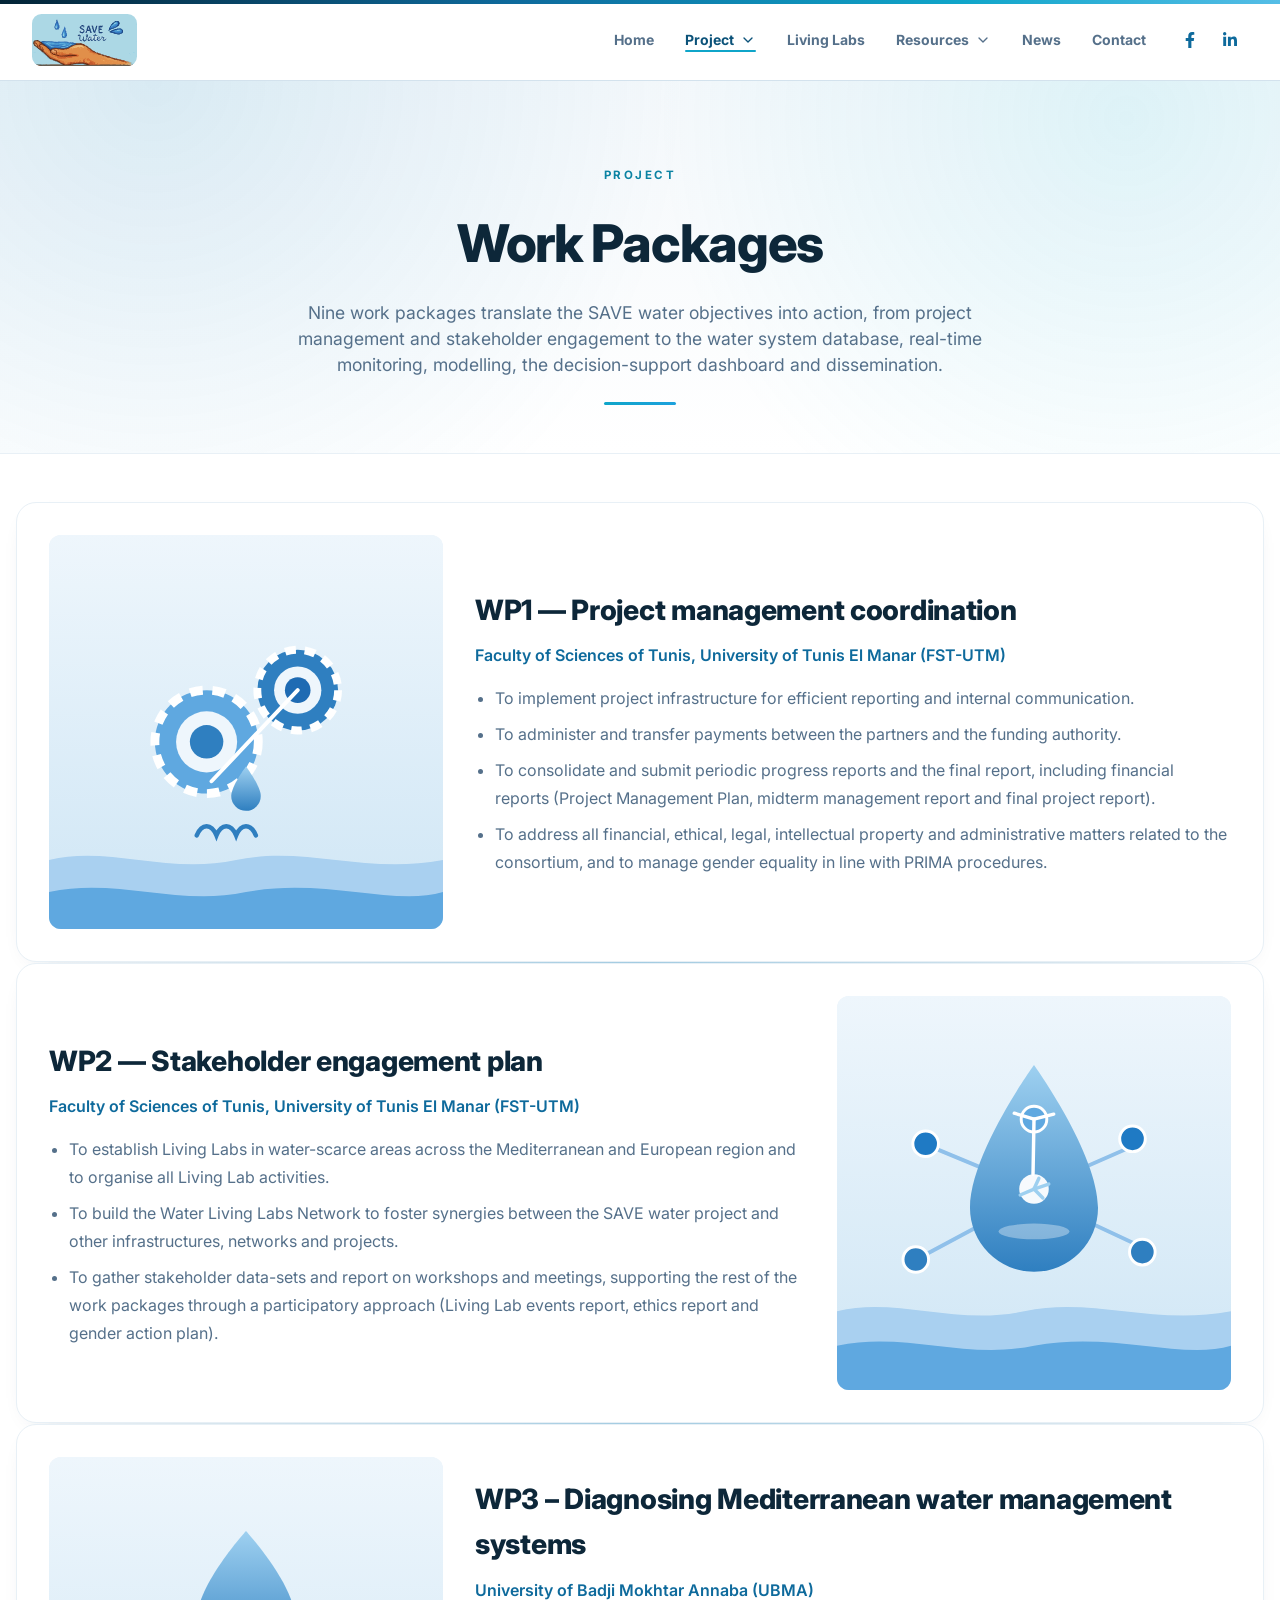
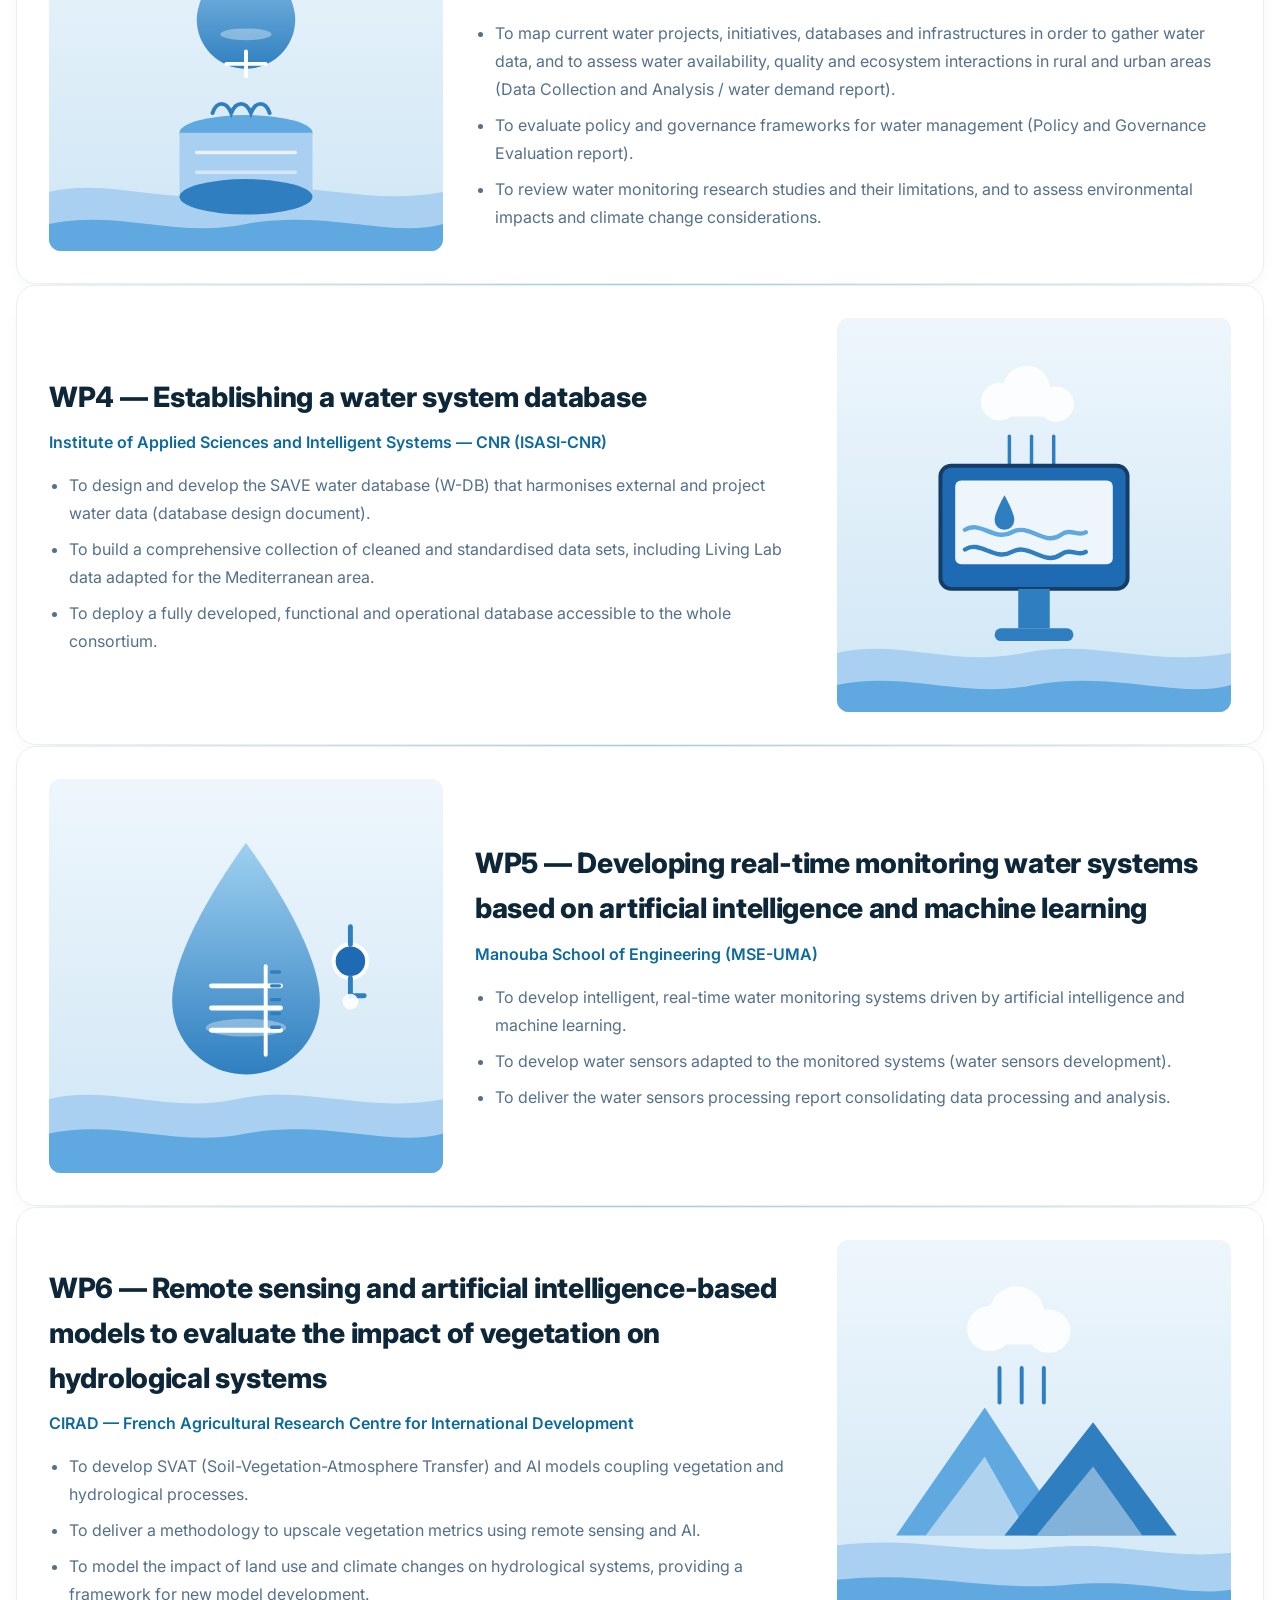
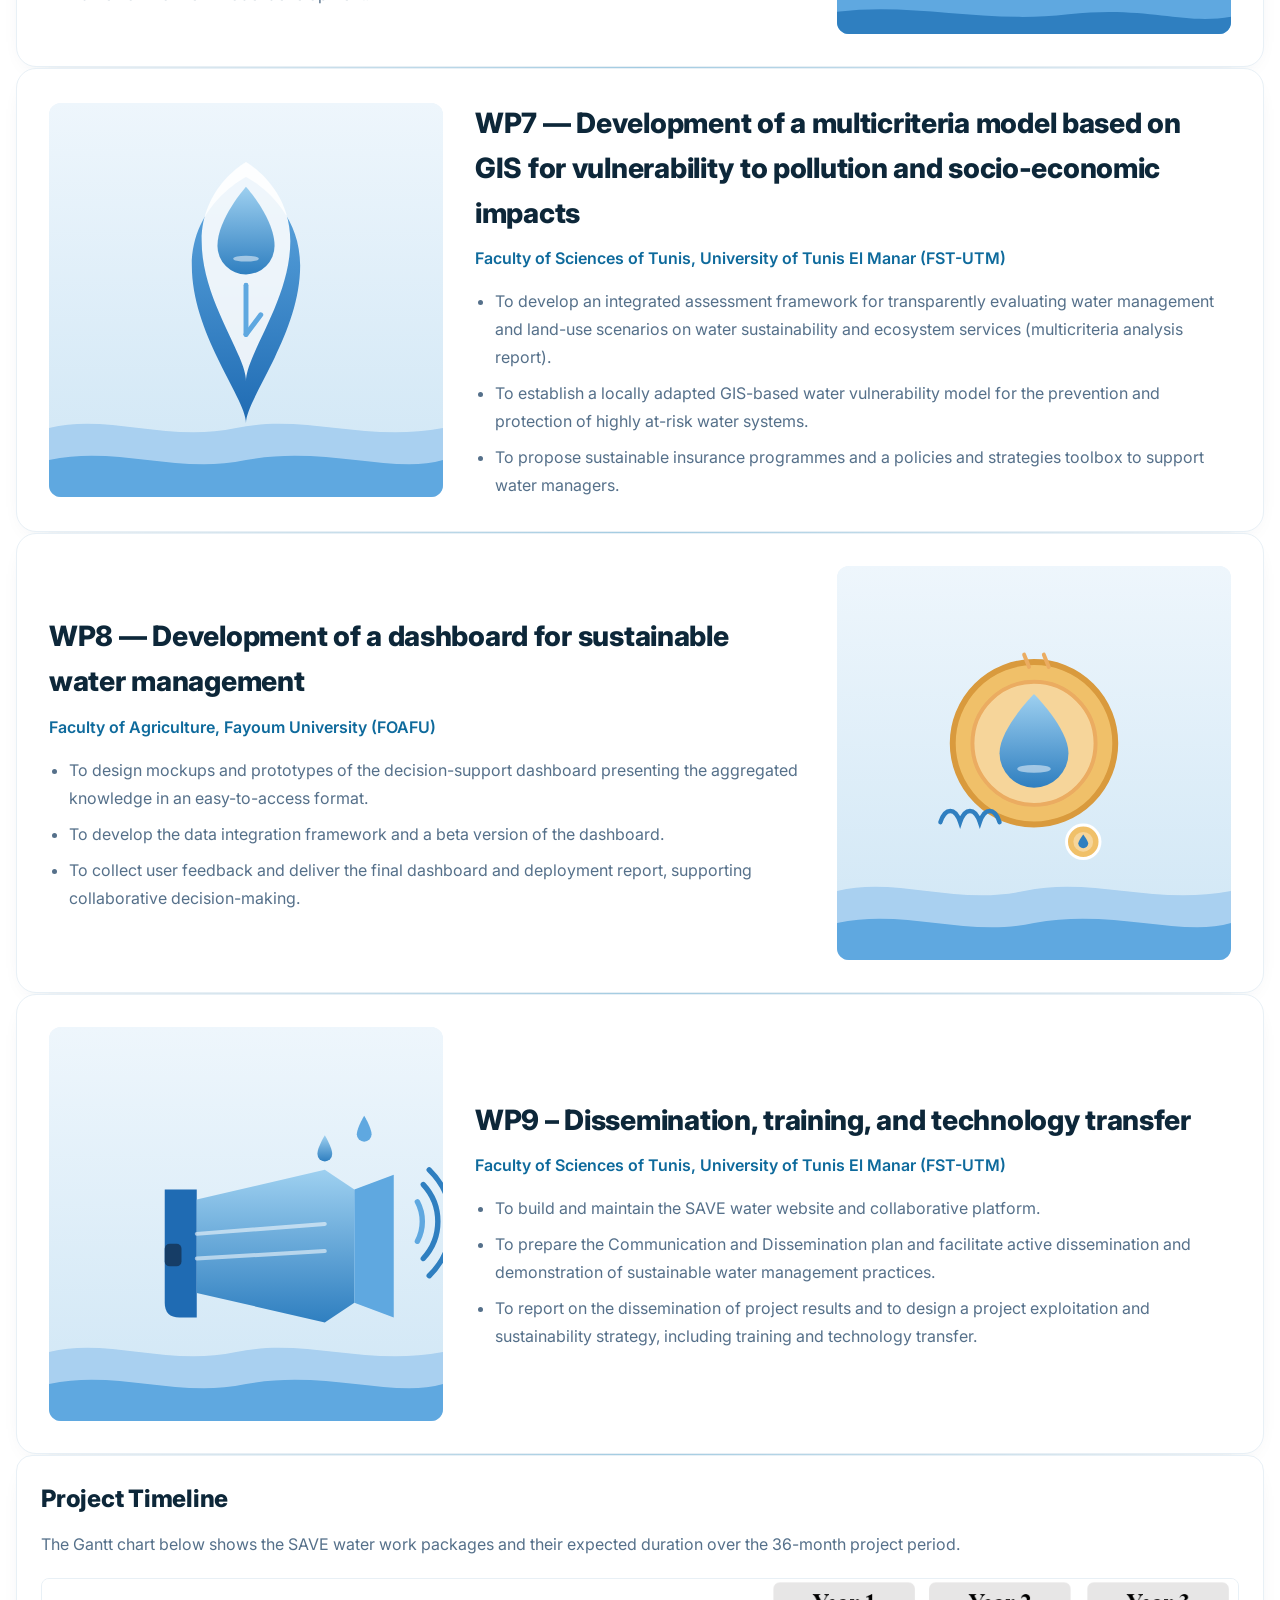
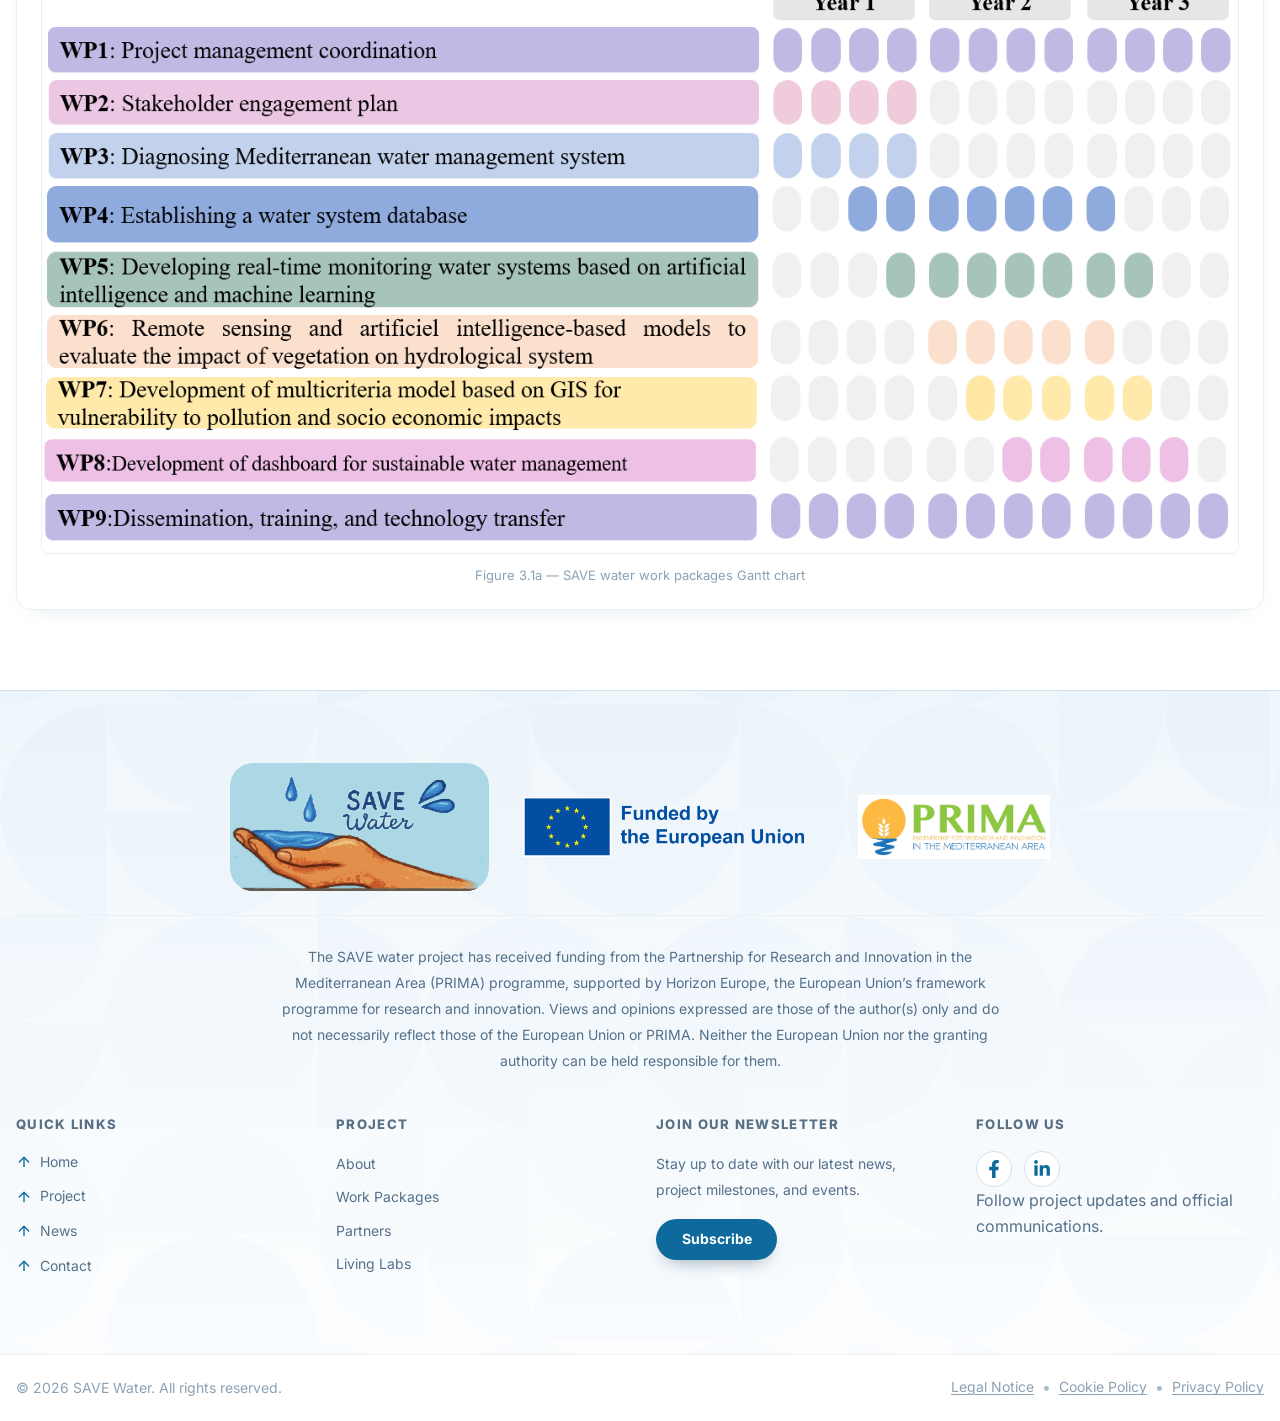
<file: work-packages.html>
<!doctype html>
<html lang="en">
<head>
  <meta charset="UTF-8">
  <meta name="viewport" content="width=device-width, initial-scale=1.0">
  <title>Work Packages | SAVE Water Project</title>
  <meta name="description" content="The 9 work packages of the SAVE Water project, from project management coordination and stakeholder engagement to the water system database, real-time monitoring, modelling, the decision-support dashboard and dissemination.">
  <meta name="keywords" content="SAVE water, PRIMA, work packages, water conservation, water security, Living Labs">
  <meta name="author" content="SAVE water Consortium">
  <meta name="theme-color" content="#0e6a9c">
  <link rel="icon" type="image/svg+xml" href="assets/green-circle.svg">
  <link rel="preconnect" href="https://fonts.googleapis.com">
  <link rel="preconnect" href="https://fonts.gstatic.com" crossorigin>
  <link href="https://fonts.googleapis.com/css2?family=Inter:wght@400;500;600;700;800&display=swap" rel="stylesheet">
  <link rel="stylesheet" href="css/styles.css">
</head>
<body>
  <a class="skip-link" href="#main">Skip to main content</a>

  <header class="site-header">
    <div class="content-shell header-inner">
      <a href="index.html" class="brand" aria-label="SAVE Water home">
        <img class="brand-logo" src="assets/SW__Logo.svg" alt="SAVE Water logo" width="120" height="82">
      </a>

      <nav class="main-nav" aria-label="Main navigation">
        <ul class="nav-list">
          <li class="nav-item"><a class="nav-link" href="index.html">Home</a></li>
          <li class="nav-item nav-item--dropdown">
            <button class="nav-link is-active" type="button" aria-haspopup="true" aria-expanded="false" aria-controls="project-menu">
              Project
              <svg class="nav-chevron" width="16" height="16" viewBox="0 0 24 24" fill="none" stroke="currentColor" stroke-width="2" stroke-linecap="round" stroke-linejoin="round" aria-hidden="true"><path d="M6 9l6 6 6-6"></path></svg>
            </button>
            <div class="dropdown" id="project-menu" role="menu">
              <a href="about.html" role="menuitem">About</a>
              <a href="work-packages.html" role="menuitem" class="is-active">Work Packages</a>
              <a href="partners.html" role="menuitem">Partners</a>
              <a href="deliverables.html" role="menuitem">Deliverables</a>
            </div>
          </li>
          <li class="nav-item"><a class="nav-link" href="living-labs.html">Living Labs</a></li>
          <li class="nav-item nav-item--dropdown">
            <button class="nav-link" type="button" aria-haspopup="true" aria-expanded="false" aria-controls="resources-menu">
              Resources
              <svg class="nav-chevron" width="16" height="16" viewBox="0 0 24 24" fill="none" stroke="currentColor" stroke-width="2" stroke-linecap="round" stroke-linejoin="round" aria-hidden="true"><path d="M6 9l6 6 6-6"></path></svg>
            </button>
            <div class="dropdown" id="resources-menu" role="menu">
              <a href="materials.html" role="menuitem">Materials</a>
              <a href="practice-abstracts.html" role="menuitem">Practice Abstracts</a>
              <a href="newsletter.html" role="menuitem">Newsletter</a>
            </div>
          </li>
          <li class="nav-item"><a class="nav-link" href="news.html">News</a></li>
          <li class="nav-item"><a class="nav-link" href="contact.html">Contact</a></li>
        </ul>

        <div class="nav-socials" aria-label="Social media">
          <a href="https://www.facebook.com/people/SAVE-water/61577954372614/" target="_blank" rel="noopener noreferrer" aria-label="SAVE water on Facebook">
            <svg width="16" height="16" viewBox="0 0 320 512" fill="currentColor" aria-hidden="true"><path d="M279.14 288l14.22-92.66h-88.91v-60.13c0-25.35 12.42-50.06 52.24-50.06h40.42V6.26S260.43 0 225.36 0c-73.22 0-121.08 44.38-121.08 124.72v70.62H22.89V288h81.39v224h100.17V288z"></path></svg>
          </a>
          <a href="https://www.linkedin.com/in/ACoAAGIl_0cBERCN4ELX8nYUW_dOp7b1nXNjI48?skipRedirect=true" target="_blank" rel="noopener noreferrer" aria-label="SAVE water on LinkedIn">
            <svg width="16" height="16" viewBox="0 0 448 512" fill="currentColor" aria-hidden="true"><path d="M100.28 448H7.4V148.9h92.88zM53.79 108.1C24.09 108.1 0 83.5 0 53.8a53.79 53.79 0 0 1 107.58 0c0 29.7-24.1 54.3-53.79 54.3zM447.9 448h-92.68V302.4c0-34.7-.7-79.2-48.29-79.2-48.29 0-55.69 37.7-55.69 76.7V448h-92.78V148.9h89.08v40.8h1.3c12.4-23.5 42.69-48.3 87.88-48.3 94 0 111.28 61.9 111.28 142.3V448z"></path></svg>
          </a>
          </div>
      </nav>

      <button class="nav-toggle" data-nav-toggle type="button" aria-controls="mobile-menu" aria-expanded="false" aria-label="Open navigation menu">
        <svg width="24" height="24" viewBox="0 0 24 24" fill="none" stroke="currentColor" stroke-width="2" stroke-linecap="round" stroke-linejoin="round" aria-hidden="true"><path d="M4 6h16M4 12h16M4 18h16"></path></svg>
      </button>
    </div>
  </header>

  <div class="mobile-menu" id="mobile-menu" data-mobile-menu>
    <a href="index.html">Home</a>
    <button data-mobile-sub-toggle type="button" aria-controls="m-project-menu" aria-expanded="false" class="is-active">
      Project
      <svg width="16" height="16" viewBox="0 0 24 24" fill="none" stroke="currentColor" stroke-width="2" stroke-linecap="round" stroke-linejoin="round" aria-hidden="true"><path d="M6 9l6 6 6-6"></path></svg>
    </button>
    <div class="mobile-sub" id="m-project-menu">
      <a href="about.html">About</a>
      <a href="work-packages.html" class="is-active">Work Packages</a>
      <a href="partners.html">Partners</a>
      <a href="deliverables.html">Deliverables</a>
    </div>
    <a href="living-labs.html">Living Labs</a>
    <button data-mobile-sub-toggle type="button" aria-controls="m-resources-menu" aria-expanded="false">
      Resources
      <svg width="16" height="16" viewBox="0 0 24 24" fill="none" stroke="currentColor" stroke-width="2" stroke-linecap="round" stroke-linejoin="round" aria-hidden="true"><path d="M6 9l6 6 6-6"></path></svg>
    </button>
    <div class="mobile-sub" id="m-resources-menu">
      <a href="materials.html">Materials</a>
      <a href="practice-abstracts.html">Practice Abstracts</a>
      <a href="newsletter.html">Newsletter</a>
    </div>
    <a href="news.html">News</a>
    <a href="contact.html">Contact</a>
    <div class="mobile-socials">
      <a href="https://www.facebook.com/people/SAVE-water/61577954372614/" target="_blank" rel="noopener noreferrer">Facebook</a>
      <a href="https://www.linkedin.com/in/ACoAAGIl_0cBERCN4ELX8nYUW_dOp7b1nXNjI48?skipRedirect=true" target="_blank" rel="noopener noreferrer">LinkedIn</a>
      </div>
  </div>

  <main id="main">
    <section class="page-hero">
      <div class="content-shell">
        <span class="eyebrow eyebrow--brown">Project</span>
        <h1>Work Packages</h1>
        <p>Nine work packages translate the SAVE water objectives into action, from project management and stakeholder engagement to the water system database, real-time monitoring, modelling, the decision-support dashboard and dissemination.</p>
        <div class="rule" aria-hidden="true"></div>
      </div>
    </section>

    <div class="page-body content-shell">
      <div class="page-body-sections">

        <article class="wp-item reveal">
          <div class="wp-media">
            <div class="wp-img">
              <img src="assets/wp9-water.svg" alt="WP1 Project management coordination" loading="lazy">
            </div>
          </div>
          <div class="wp-body">
            <h2>WP1 &mdash; Project management coordination</h2>
            <p class="led-by">Faculty of Sciences of Tunis, University of Tunis El Manar (FST-UTM)</p>
            <ul>
              <li>To implement project infrastructure for efficient reporting and internal communication.</li>
              <li>To administer and transfer payments between the partners and the funding authority.</li>
              <li>To consolidate and submit periodic progress reports and the final report, including financial reports (Project Management Plan, midterm management report and final project report).</li>
              <li>To address all financial, ethical, legal, intellectual property and administrative matters related to the consortium, and to manage gender equality in line with PRIMA procedures.</li>
            </ul>
          </div>
        </article>

        <div class="divider-gradient" aria-hidden="true"></div>

        <article class="wp-item is-reverse reveal">
          <div class="wp-media">
            <div class="wp-img">
              <img src="assets/wp1-water.svg" alt="WP2 Stakeholder engagement plan" loading="lazy">
            </div>
          </div>
          <div class="wp-body">
            <h2>WP2 &mdash; Stakeholder engagement plan</h2>
            <p class="led-by">Faculty of Sciences of Tunis, University of Tunis El Manar (FST-UTM)</p>
            <ul>
              <li>To establish Living Labs in water-scarce areas across the Mediterranean and European region and to organise all Living Lab activities.</li>
              <li>To build the Water Living Labs Network to foster synergies between the SAVE water project and other infrastructures, networks and projects.</li>
              <li>To gather stakeholder data-sets and report on workshops and meetings, supporting the rest of the work packages through a participatory approach (Living Lab events report, ethics report and gender action plan).</li>
            </ul>
          </div>
        </article>

        <div class="divider-gradient" aria-hidden="true"></div>

        <article class="wp-item reveal">
          <div class="wp-media">
            <div class="wp-img">
              <img src="assets/wp2-water.svg" alt="WP3 Diagnosing Mediterranean water management systems" loading="lazy">
            </div>
          </div>
          <div class="wp-body">
            <h2>WP3 &ndash; Diagnosing Mediterranean water management systems</h2>
            <p class="led-by">University of Badji Mokhtar Annaba (UBMA)</p>
            <ul>
              <li>To map current water projects, initiatives, databases and infrastructures in order to gather water data, and to assess water availability, quality and ecosystem interactions in rural and urban areas (Data Collection and Analysis / water demand report).</li>
              <li>To evaluate policy and governance frameworks for water management (Policy and Governance Evaluation report).</li>
              <li>To review water monitoring research studies and their limitations, and to assess environmental impacts and climate change considerations.</li>
            </ul>
          </div>
        </article>

        <div class="divider-gradient" aria-hidden="true"></div>

        <article class="wp-item is-reverse reveal">
          <div class="wp-media">
            <div class="wp-img">
              <img src="assets/wp7-water.svg" alt="WP4 Establishing a water system database" loading="lazy">
            </div>
          </div>
          <div class="wp-body">
            <h2>WP4 &mdash; Establishing a water system database</h2>
            <p class="led-by">Institute of Applied Sciences and Intelligent Systems &mdash; CNR (ISASI-CNR)</p>
            <ul>
              <li>To design and develop the SAVE water database (W-DB) that harmonises external and project water data (database design document).</li>
              <li>To build a comprehensive collection of cleaned and standardised data sets, including Living Lab data adapted for the Mediterranean area.</li>
              <li>To deploy a fully developed, functional and operational database accessible to the whole consortium.</li>
            </ul>
          </div>
        </article>

        <div class="divider-gradient" aria-hidden="true"></div>

        <article class="wp-item reveal">
          <div class="wp-media">
            <div class="wp-img">
              <img src="assets/wp3-water.svg" alt="WP5 Developing real-time monitoring water systems based on artificial intelligence and machine learning" loading="lazy">
            </div>
          </div>
          <div class="wp-body">
            <h2>WP5 &mdash; Developing real-time monitoring water systems based on artificial intelligence and machine learning</h2>
            <p class="led-by">Manouba School of Engineering (MSE-UMA)</p>
            <ul>
              <li>To develop intelligent, real-time water monitoring systems driven by artificial intelligence and machine learning.</li>
              <li>To develop water sensors adapted to the monitored systems (water sensors development).</li>
              <li>To deliver the water sensors processing report consolidating data processing and analysis.</li>
            </ul>
          </div>
        </article>

        <div class="divider-gradient" aria-hidden="true"></div>

        <article class="wp-item is-reverse reveal">
          <div class="wp-media">
            <div class="wp-img">
              <img src="assets/wp4-water.svg" alt="WP6 Remote sensing and artificial intelligence-based models to evaluate the impact of vegetation on hydrological systems" loading="lazy">
            </div>
          </div>
          <div class="wp-body">
            <h2>WP6 &mdash; Remote sensing and artificial intelligence-based models to evaluate the impact of vegetation on hydrological systems</h2>
            <p class="led-by">CIRAD &mdash; French Agricultural Research Centre for International Development</p>
            <ul>
              <li>To develop SVAT (Soil-Vegetation-Atmosphere Transfer) and AI models coupling vegetation and hydrological processes.</li>
              <li>To deliver a methodology to upscale vegetation metrics using remote sensing and AI.</li>
              <li>To model the impact of land use and climate changes on hydrological systems, providing a framework for new model development.</li>
            </ul>
          </div>
        </article>

        <div class="divider-gradient" aria-hidden="true"></div>

        <article class="wp-item reveal">
          <div class="wp-media">
            <div class="wp-img">
              <img src="assets/wp5-water.svg" alt="WP7 Development of a multicriteria model based on GIS for vulnerability to pollution and socio-economic impacts" loading="lazy">
            </div>
          </div>
          <div class="wp-body">
            <h2>WP7 &mdash; Development of a multicriteria model based on GIS for vulnerability to pollution and socio-economic impacts</h2>
            <p class="led-by">Faculty of Sciences of Tunis, University of Tunis El Manar (FST-UTM)</p>
            <ul>
              <li>To develop an integrated assessment framework for transparently evaluating water management and land-use scenarios on water sustainability and ecosystem services (multicriteria analysis report).</li>
              <li>To establish a locally adapted GIS-based water vulnerability model for the prevention and protection of highly at-risk water systems.</li>
              <li>To propose sustainable insurance programmes and a policies and strategies toolbox to support water managers.</li>
            </ul>
          </div>
        </article>

        <div class="divider-gradient" aria-hidden="true"></div>

        <article class="wp-item is-reverse reveal">
          <div class="wp-media">
            <div class="wp-img">
              <img src="assets/wp6-water.svg" alt="WP8 Development of a dashboard for sustainable water management" loading="lazy">
            </div>
          </div>
          <div class="wp-body">
            <h2>WP8 &mdash; Development of a dashboard for sustainable water management</h2>
            <p class="led-by">Faculty of Agriculture, Fayoum University (FOAFU)</p>
            <ul>
              <li>To design mockups and prototypes of the decision-support dashboard presenting the aggregated knowledge in an easy-to-access format.</li>
              <li>To develop the data integration framework and a beta version of the dashboard.</li>
              <li>To collect user feedback and deliver the final dashboard and deployment report, supporting collaborative decision-making.</li>
            </ul>
          </div>
        </article>

        <div class="divider-gradient" aria-hidden="true"></div>

        <article class="wp-item reveal">
          <div class="wp-media">
            <div class="wp-img">
              <img src="assets/wp8-water.svg" alt="WP9 Dissemination, training, and technology transfer" loading="lazy">
            </div>
          </div>
          <div class="wp-body">
            <h2>WP9 &ndash; Dissemination, training, and technology transfer</h2>
            <p class="led-by">Faculty of Sciences of Tunis, University of Tunis El Manar (FST-UTM)</p>
            <ul>
              <li>To build and maintain the SAVE water website and collaborative platform.</li>
              <li>To prepare the Communication and Dissemination plan and facilitate active dissemination and demonstration of sustainable water management practices.</li>
              <li>To report on the dissemination of project results and to design a project exploitation and sustainability strategy, including training and technology transfer.</li>
            </ul>
          </div>
        </article>

        <div class="divider-gradient" aria-hidden="true"></div>

        <figure class="wp-gantt-figure reveal">
          <h2>Project Timeline</h2>
          <p>The Gantt chart below shows the SAVE water work packages and their expected duration over the 36-month project period.</p>
          <div class="wp-gantt-img">
            <img src="assets/wp-gantt-chart.png" alt="SAVE water work packages Gantt chart showing the timeline of WP1 to WP9 over 36 months" loading="lazy">
          </div>
          <figcaption>Figure 3.1a &mdash; SAVE water work packages Gantt chart</figcaption>
        </figure>

      </div>
    </div>
  </main>

  <footer class="site-footer">
    <div class="footer-band" style="background-image:url('assets/bg2-RGaRyIbK.svg')">
      <div class="footer-band-inner">
        <div class="footer-logos">
          <img class="footer-logo" src="assets/SW__Logo.svg" alt="SAVE Water project logo" loading="lazy">
          <img class="eu-badge" src="assets/EN-Funded by the EU-POS-Dni9-fTM.webp" alt="Funded by the European Union" loading="lazy">
          <img class="prima-badge" src="assets/prima.jpg" alt="PRIMA programme" loading="lazy">
        </div>
        <p class="funding-text">The SAVE water project has received funding from the Partnership for Research and Innovation in the Mediterranean Area (PRIMA) programme, supported by Horizon Europe, the European Union&rsquo;s framework programme for research and innovation. Views and opinions expressed are those of the author(s) only and do not necessarily reflect those of the European Union or PRIMA. Neither the European Union nor the granting authority can be held responsible for them.</p>
        <div class="footer-grid">
          <div class="footer-col">
            <h3>Quick Links</h3>
            <ul class="footer-links">
              <li><a href="index.html"><svg width="16" height="16" viewBox="0 0 24 24" fill="none" stroke="currentColor" stroke-width="2" stroke-linecap="round" stroke-linejoin="round" aria-hidden="true"><path d="M5 12l7-7 7 7"></path><path d="M12 5v14"></path></svg>Home</a></li>
              <li><a href="about.html"><svg width="16" height="16" viewBox="0 0 24 24" fill="none" stroke="currentColor" stroke-width="2" stroke-linecap="round" stroke-linejoin="round" aria-hidden="true"><path d="M5 12l7-7 7 7"></path><path d="M12 5v14"></path></svg>Project</a></li>
              <li><a href="news.html"><svg width="16" height="16" viewBox="0 0 24 24" fill="none" stroke="currentColor" stroke-width="2" stroke-linecap="round" stroke-linejoin="round" aria-hidden="true"><path d="M5 12l7-7 7 7"></path><path d="M12 5v14"></path></svg>News</a></li>
              <li><a href="contact.html"><svg width="16" height="16" viewBox="0 0 24 24" fill="none" stroke="currentColor" stroke-width="2" stroke-linecap="round" stroke-linejoin="round" aria-hidden="true"><path d="M5 12l7-7 7 7"></path><path d="M12 5v14"></path></svg>Contact</a></li>
            </ul>
          </div>
          <div class="footer-col">
            <h3>Project</h3>
            <ul class="footer-links">
              <li><a href="about.html">About</a></li>
              <li><a href="work-packages.html">Work Packages</a></li>
              <li><a href="partners.html">Partners</a></li>
              <li><a href="living-labs.html">Living Labs</a></li>
            </ul>
          </div>
          <div class="footer-col footer-subscribe">
            <h3>Join Our Newsletter</h3>
            <p>Stay up to date with our latest news, project milestones, and events.</p>
            <a class="btn--subscribe-sm" href="newsletter.html">Subscribe</a>
          </div>
          <div class="footer-col">
            <h3>Follow Us</h3>
            <div class="footer-socials">
              <a href="https://www.facebook.com/people/SAVE-water/61577954372614/" target="_blank" rel="noopener noreferrer" aria-label="SAVE water on Facebook">
                <svg width="18" height="18" viewBox="0 0 320 512" fill="currentColor" aria-hidden="true"><path d="M279.14 288l14.22-92.66h-88.91v-60.13c0-25.35 12.42-50.06 52.24-50.06h40.42V6.26S260.43 0 225.36 0c-73.22 0-121.08 44.38-121.08 124.72v70.62H22.89V288h81.39v224h100.17V288z"></path></svg>
              </a>
              <a href="https://www.linkedin.com/in/ACoAAGIl_0cBERCN4ELX8nYUW_dOp7b1nXNjI48?skipRedirect=true" target="_blank" rel="noopener noreferrer" aria-label="SAVE water on LinkedIn">
                <svg width="18" height="18" viewBox="0 0 448 512" fill="currentColor" aria-hidden="true"><path d="M100.28 448H7.4V148.9h92.88zM53.79 108.1C24.09 108.1 0 83.5 0 53.8a53.79 53.79 0 0 1 107.58 0c0 29.7-24.1 54.3-53.79 54.3zM447.9 448h-92.68V302.4c0-34.7-.7-79.2-48.29-79.2-48.29 0-55.69 37.7-55.69 76.7V448h-92.78V148.9h89.08v40.8h1.3c12.4-23.5 42.69-48.3 87.88-48.3 94 0 111.28 61.9 111.28 142.3V448z"></path></svg>
              </a>
              </div>
            <p class="follow-note">Follow project updates and official communications.</p>
          </div>
        </div>
      </div>
    </div>
    <div class="footer-bottom">
      <div class="footer-bottom-inner">
        <p>&copy; <span id="footer-year">2025</span> SAVE Water. All rights reserved.</p>
        <div class="legal">
          <a href="#">Legal Notice</a>
          <span class="sep">&bull;</span>
          <a href="#">Cookie Policy</a>
          <span class="sep">&bull;</span>
          <a href="#">Privacy Policy</a>
        </div>
      </div>
    </div>
  </footer>

  <button class="back-to-top" data-back-to-top type="button" aria-label="Back to top">
    <svg width="20" height="20" viewBox="0 0 24 24" fill="none" stroke="currentColor" stroke-width="2.5" stroke-linecap="round" stroke-linejoin="round" aria-hidden="true"><path d="M12 19V5"></path><path d="M5 12l7-7 7 7"></path></svg>
  </button>

  <script src="js/main.js"></script>
</body>
</html>
</file>
<file: css/styles.css>
﻿/* ============================================================
   SAVE water — Modern redesign
   Deep water blue palette · Inter typography · PRIMA-inspired
   ============================================================ */

:root {
  /* Brand — deep water blue */
  --brand-950: #032436;
  --brand-900: #04304a;
  --brand-800: #07405f;
  --brand-700: #0b5279;
  --brand-600: #0e6a9c;
  --brand-500: #1284bf;
  --brand-400: #1da1dd;
  --brand-300: #55bde6;
  --brand-200: #a3dcf2;
  --brand-100: #d8eff9;

  /* Accent — bright water cyan (CTAs, highlights) */
  --accent: #0fa5c9;
  --accent-dark: #0b83a3;
  --accent-light: #35c3dd;

  /* Text */
  --ink: #0d2739;
  --ink-2: #2a4154;
  --ink-3: #55708a;
  --ink-faint: #8aa2b5;

  /* Grays */
  --gray-50: #f8fafc;
  --gray-100: #f2f6fa;
  --gray-200: #e7eef5;
  --gray-300: #d5e1ea;
  --gray-400: #a9bccb;
  --gray-500: #7f95a7;
  --gray-600: #5a7085;
  --gray-700: #3d5266;
  --gray-900: #12293c;

  /* Surfaces */
  --surface: #ffffff;
  --surface-soft: #f4f8fb;
  --surface-muted: #eaf2f8;
  --line-soft: #e8f0f6;
  --line-strong: #d3e2ed;

  /* Alias variables kept for inline HTML / legacy references */
  --dark-green: var(--brand-600);
  --green: var(--brand-500);
  --light-green: var(--brand-300);
  --brown: var(--brand-700);
  --brown-dark: var(--brand-800);
  --brown-darker: var(--brand-900);
  --ink-green: var(--ink);
  --ink-green-2: var(--ink-2);
  --ink-green-3: var(--ink-3);
  --ink-green-4: var(--gray-600);
  --ink-green-5: var(--gray-600);
  --mint-1: #eef5fa;
  --mint-2: #f2f7fb;
  --mint-3: #f5fafd;
  --mint-4: #e8f2f9;
  --mint-5: #ecf5fb;
  --mint-6: #f0f7fc;
  --mint-7: #f7fbfd;
  --mint-8: #e2edf6;
  --mint-9: #e6f1f8;
  --mint-10: #eef6fb;
  --sage-1: #d0e0ec;
  --sage-2: #d2e4ee;
  --sage-3: #d7e7f0;
  --sage-4: #dbe9f2;
  --sage-5: #dfecf3;
  --sage-6: #e6f0f6;
  --forest: var(--brand-800);
  --cta-green: var(--brand-600);
  --cta-green-dark: var(--brand-800);
  --cta-green-bright: var(--accent);
  --focus-green: var(--brand-700);
  --shadow-card: 0 10px 30px -18px rgba(7, 51, 79, 0.35);
  --shadow-card-hover: 0 18px 38px -18px rgba(7, 51, 79, 0.42);
  --shadow-soft: 0 8px 26px -20px rgba(7, 51, 79, 0.32);
  --shadow-btn: 0 8px 20px -10px rgba(7, 51, 79, 0.55);
  --shadow-pop: 0 14px 30px rgba(4, 36, 57, 0.18);

  /* Fonts */
  --font-sans: "Inter", ui-sans-serif, system-ui, -apple-system, "Segoe UI", Roboto, "Helvetica Neue", Arial, sans-serif;
  --font-serif: var(--font-sans);
}

/* ---------- Reset & base ---------- */
*, *::before, *::after {
  box-sizing: border-box;
  margin: 0;
  padding: 0;
}

html {
  font-family: var(--font-sans);
  scroll-behavior: smooth;
  -webkit-text-size-adjust: 100%;
}

body {
  background-color: var(--surface);
  color: var(--ink);
  line-height: 1.6;
  text-rendering: optimizeLegibility;
  -webkit-font-smoothing: antialiased;
  -moz-osx-font-smoothing: grayscale;
  font-family: var(--font-sans);
}

img { max-width: 100%; display: block; }
a { color: inherit; text-decoration: none; }
ul, ol { list-style-position: inside; }
button { font-family: inherit; cursor: pointer; }
input, textarea, select { font-family: inherit; }

a, button {
  transition: color .2s cubic-bezier(.4,0,.2,1),
              background-color .2s cubic-bezier(.4,0,.2,1),
              border-color .2s cubic-bezier(.4,0,.2,1),
              box-shadow .2s cubic-bezier(.4,0,.2,1),
              transform .2s cubic-bezier(.4,0,.2,1),
              opacity .2s cubic-bezier(.4,0,.2,1);
}

:focus-visible {
  outline: 2px solid var(--accent);
  outline-offset: 2px;
}

.skip-link {
  position: absolute;
  left: 1rem;
  top: 0;
  transform: translateY(-140%);
  background: var(--accent-dark);
  color: #fff;
  padding: .55rem .9rem;
  border-radius: .5rem;
  z-index: 60;
  font-size: .875rem;
  font-weight: 600;
}
.skip-link:focus-visible { transform: translateY(.6rem); }

/* ---------- Typography ---------- */
h1, h2, h3, h4 {
  font-family: var(--font-sans);
  color: var(--ink);
  letter-spacing: -.01em;
}

p {
  font-size: 15px;
  font-weight: 400;
  line-height: 1.75rem;
  color: var(--ink-3);
}
@media (min-width: 768px) {
  p { font-size: 1rem; line-height: 1.625rem; }
}

.eyebrow {
  display: inline-block;
  font-size: 12px;
  text-transform: uppercase;
  letter-spacing: .18em;
  font-weight: 700;
  color: var(--accent-dark);
}
.eyebrow--brown { color: var(--accent-dark); }

.divider-gradient {
  height: 1px;
  width: 100%;
  background: linear-gradient(to right, transparent, rgba(18, 132, 191, .35), transparent);
}
.divider-brown {
  height: 1px;
  width: 100%;
  background: linear-gradient(to right, transparent, rgba(11, 82, 121, .3), transparent);
}

/* ---------- Layout shells ---------- */
.content-shell {
  margin-left: auto;
  margin-right: auto;
  width: 100%;
  max-width: 1280px;
  padding-left: 1rem;
  padding-right: 1rem;
}
@media (min-width: 640px)  { .content-shell { padding-left: 1.5rem;  padding-right: 1.5rem; } }
@media (min-width: 1024px) { .content-shell { padding-left: 2rem;    padding-right: 2rem;    } }

.section-shell { padding-top: 3.5rem; padding-bottom: 3.5rem; }
@media (min-width: 640px)  { .section-shell { padding-top: 4.5rem;  padding-bottom: 4.5rem;  } }
@media (min-width: 1024px) { .section-shell { padding-top: 5.5rem;  padding-bottom: 5.5rem;  } }

.max-width-page { max-width: 1280px; margin-left: auto; margin-right: auto; }

/* ---------- Minimal utilities (used in markup) ---------- */
.text-center { text-align: center; }
.w-full { width: 100%; }
.mb-12 { margin-bottom: 3rem; }
.my-4 { margin-top: 1rem; margin-bottom: 1rem; }
.p-5 { padding: 1.25rem; }
.p-6 { padding: 1.5rem; }
@media (min-width: 640px)  { .sm\:p-6 { padding: 1.5rem; } }
@media (min-width: 768px)  { .md\:p-10 { padding: 2.5rem; } }
@media (min-width: 1024px) { .lg\:p-8 { padding: 2rem; } }

/* ---------- Cards ---------- */
.card-elevated {
  border-radius: 1.25rem;
  border: 1px solid var(--line-soft);
  background-color: var(--surface);
  box-shadow: var(--shadow-card);
}

.card {
  background: #fff;
  border: 1px solid var(--line-soft);
  border-radius: 1rem;
  box-shadow: var(--shadow-soft);
  padding: 1.5rem;
  transition: transform .3s ease, box-shadow .3s ease;
}
.card:hover {
  transform: translateY(-.25rem);
  box-shadow: var(--shadow-card-hover);
}

/* ---------- Chips / pills ---------- */
.meta-chip {
  display: inline-flex;
  align-items: center;
  border-radius: 9999px;
  border: 1px solid rgba(14, 106, 156, .18);
  background-color: rgba(216, 239, 249, .55);
  padding: .3rem .75rem;
  font-size: 11px;
  font-weight: 700;
  line-height: 1;
  letter-spacing: .02em;
  color: var(--brand-700);
  text-transform: uppercase;
}

/* ---------- Buttons ---------- */
.btn {
  display: inline-flex;
  align-items: center;
  justify-content: center;
  border-radius: .625rem;
  padding: .75rem 1.5rem;
  font-size: .9rem;
  font-weight: 600;
  border: 1px solid transparent;
  transition: all .2s ease;
}
.btn--primary {
  background: var(--brand-600);
  color: #fff;
  box-shadow: var(--shadow-btn);
}
.btn--primary:hover { background: var(--brand-700); transform: translateY(-1px); }

.btn--brown {
  background: var(--brand-600);
  color: #fff;
  box-shadow: var(--shadow-btn);
}
.btn--brown:hover { background: var(--brand-800); transform: translateY(-1px); }

.btn--outline-brown {
  border: 1px solid var(--brand-600);
  color: var(--brand-700);
  background: #fff;
}
.btn--outline-brown:hover { background: var(--brand-600); color: #fff; }

.btn--block { width: 100%; }

/* ---------- Header / Nav ---------- */
.site-header {
  position: sticky;
  top: 0;
  z-index: 1100;
  width: 100%;
  background: rgba(255, 255, 255, .92);
  backdrop-filter: blur(14px);
  -webkit-backdrop-filter: blur(14px);
  border-bottom: 1px solid var(--line-soft);
}
.header-inner {
  display: flex;
  align-items: center;
  justify-content: space-between;
  gap: 1rem;
  height: 4rem;
}
@media (min-width: 1024px) { .header-inner { height: 5rem; } }

.brand { display: inline-flex; align-items: center; }
.brand img.brand-logo { height: 2.5rem; width: auto; margin-right: .5rem; }
@media (min-width: 1024px) { .brand img.brand-logo { height: 3rem; } }
.brand-text { font-weight: 700; color: var(--ink); font-size: 1rem; line-height: 1.1; }
.brand-text small { display: block; font-weight: 500; font-size: .7rem; color: var(--ink-faint); letter-spacing: .08em; text-transform: uppercase; }

.main-nav { display: none; }
@media (min-width: 1024px) { .main-nav { display: flex; align-items: center; gap: .25rem; } }

.nav-list { display: flex; align-items: center; list-style: none; gap: .25rem; }
.nav-link {
  display: inline-flex;
  align-items: center;
  gap: .35rem;
  padding: .5rem .85rem;
  font-size: .875rem;
  font-weight: 600;
  color: var(--ink-3);
  border-radius: .5rem;
  white-space: nowrap;
  position: relative;
}
.nav-link:hover { color: var(--brand-600); }
.nav-link.is-active {
  color: var(--brand-700);
  font-weight: 700;
}
.nav-link.is-active::after {
  content: "";
  position: absolute;
  left: .85rem;
  right: .85rem;
  bottom: .25rem;
  height: 2px;
  border-radius: 9999px;
  background: var(--accent);
}

.nav-item { position: relative; }
.nav-item--dropdown > button.nav-link { cursor: pointer; background: none; border: none; }
.nav-chevron { transition: transform .2s ease; }
.nav-item--dropdown.open .nav-chevron { transform: rotate(180deg); }

.dropdown {
  position: absolute;
  left: 0;
  top: 100%;
  margin-top: .5rem;
  background: #fff;
  color: var(--ink);
  border-radius: .75rem;
  box-shadow: 0 10px 30px rgba(7, 51, 79, .14), 0 4px 8px rgba(7, 51, 79, .08);
  border: 1px solid var(--line-soft);
  z-index: 1000;
  min-width: 230px;
  padding: .5rem;
  opacity: 0;
  visibility: hidden;
  transform: translateY(-6px);
  transition: opacity .2s ease, transform .2s ease, visibility .2s;
}
.nav-item--dropdown.open .dropdown {
  opacity: 1;
  visibility: visible;
  transform: translateY(0);
}
.dropdown a {
  display: block;
  padding: .55rem .85rem;
  border-radius: .5rem;
  font-size: .875rem;
  font-weight: 500;
  color: var(--ink-2);
}
.dropdown a:hover { background: var(--surface-soft); color: var(--brand-600); }
.dropdown a.is-active { background: var(--brand-600); color: #fff; }

.nav-socials { display: none; align-items: center; gap: .25rem; margin-left: .5rem; }
@media (min-width: 1024px) { .nav-socials { display: inline-flex; } }
.nav-socials a {
  display: inline-flex;
  align-items: center;
  justify-content: center;
  width: 2.25rem;
  height: 2.25rem;
  border-radius: 9999px;
  color: var(--brand-600);
}
.nav-socials a:hover { color: var(--accent-dark); background: var(--surface-soft); }

.nav-toggle {
  display: inline-flex;
  align-items: center;
  justify-content: center;
  width: 2.5rem;
  height: 2.5rem;
  border: none;
  background: none;
  color: var(--ink);
  border-radius: .5rem;
}
@media (min-width: 1024px) { .nav-toggle { display: none; } }

/* Mobile menu */
.mobile-menu {
  position: fixed;
  top: 4rem;
  left: 0;
  right: 0;
  z-index: 1100;
  background: #fff;
  border-bottom: 1px solid var(--line-soft);
  max-height: calc(100vh - 4rem);
  overflow-y: auto;
  padding: 1rem;
  display: none;
}
.mobile-menu.open { display: block; }
.mobile-menu a, .mobile-menu button {
  display: flex;
  align-items: center;
  justify-content: space-between;
  width: 100%;
  padding: .8rem .5rem;
  font-size: .95rem;
  font-weight: 600;
  color: var(--ink-2);
  background: none;
  border: none;
  border-bottom: 1px solid var(--line-soft);
  text-align: left;
}
.mobile-menu a:hover, .mobile-menu button:hover { color: var(--brand-600); }
.mobile-menu a.is-active { color: var(--brand-700); font-weight: 700; }
.mobile-sub { display: none; padding-left: 1rem; }
.mobile-sub.open { display: block; }
.mobile-socials { display: flex; gap: 1rem; padding: 1rem .5rem .5rem; justify-content: flex-start; }
.mobile-socials a { width: auto; border: none; color: var(--brand-600); display: inline-flex; gap: .5rem; }

/* ---------- Hero ---------- */
.hero {
  position: relative;
  min-height: 100svh;
  display: flex;
  flex-direction: column;
  align-items: center;
  justify-content: center;
  padding: 6rem 1rem 4rem;
  overflow: hidden;
  background-position: center;
  background-size: cover;
  background-repeat: no-repeat;
}
@media (min-width: 768px) {
  .hero { min-height: 100vh; padding: 7rem 1rem 5rem; background-attachment: fixed; }
}
.hero-overlay {
  position: absolute;
  inset: 0;
  background: linear-gradient(180deg,
    rgba(3, 36, 54, .82) 0%,
    rgba(4, 48, 74, .72) 40%,
    rgba(7, 64, 95, .66) 75%,
    rgba(11, 82, 121, .78) 100%);
  pointer-events: none;
}
.hero-card {
  position: relative;
  text-align: center;
  max-width: 54rem;
  border-radius: 1.5rem;
  border: 1px solid rgba(255, 255, 255, .18);
  background: rgba(4, 40, 62, .38);
  backdrop-filter: blur(10px);
  -webkit-backdrop-filter: blur(10px);
  padding: 2.5rem 1.75rem;
  box-shadow: 0 24px 60px -28px rgba(2, 20, 32, .85);
}
@media (min-width: 768px) {
  .hero-card { padding: 3.25rem 3.5rem; }
}
.hero-eyebrow {
  display: inline-flex;
  align-items: center;
  gap: .5rem;
  margin-bottom: 1.5rem;
  padding: .45rem 1rem;
  border-radius: 9999px;
  border: 1px solid rgba(255, 255, 255, .28);
  background: rgba(255, 255, 255, .1);
  font-size: .72rem;
  font-weight: 700;
  letter-spacing: .16em;
  text-transform: uppercase;
  color: #fff;
}
.hero-eyebrow .dot-live {
  width: .5rem;
  height: .5rem;
  border-radius: 9999px;
  background: var(--accent-light);
  box-shadow: 0 0 0 4px rgba(53, 195, 221, .25);
}
.hero-card h1 {
  font-size: clamp(1.85rem, 5vw, 3rem);
  font-weight: 800;
  color: #fff;
  margin-bottom: 1.25rem;
  line-height: 1.12;
  letter-spacing: -.02em;
}
.hero-card .hero-sub {
  margin: 0 auto 2rem;
  max-width: 56ch;
  font-size: 1.125rem;
  line-height: 1.75rem;
  color: rgba(255, 255, 255, .86);
}
.hero-actions { display: flex; flex-wrap: wrap; justify-content: center; gap: 1rem; }
.btn--hero {
  background: var(--accent);
  color: #fff;
  border-radius: .75rem;
  padding: .85rem 1.75rem;
  font-weight: 700;
  font-size: .95rem;
  box-shadow: 0 10px 24px -10px rgba(3, 36, 54, .8);
}
.btn--hero:hover { background: var(--accent-light); transform: translateY(-2px); }

/* ---------- Section header ---------- */
.section-title-center {
  text-align: center;
  font-size: 1.875rem;
  font-weight: 800;
  letter-spacing: -.02em;
  color: var(--ink);
  margin-bottom: 1rem;
}
@media (min-width: 768px) { .section-title-center { font-size: 2.5rem; } }
.section-sub-center {
  text-align: center;
  max-width: 48rem;
  margin: 0 auto 1rem;
  color: var(--ink-3);
  line-height: 1.7;
}

/* ---------- Stats band (homepage) ---------- */
.stats-band {
  position: relative;
  background: linear-gradient(135deg, var(--brand-900), var(--brand-800) 55%, var(--brand-700));
  color: #fff;
  padding: 3.5rem 1rem;
  overflow: hidden;
}
.stats-band::before {
  content: "";
  position: absolute;
  inset: 0;
  background:
    radial-gradient(circle at 15% 20%, rgba(53, 195, 221, .18), transparent 45%),
    radial-gradient(circle at 85% 80%, rgba(18, 132, 191, .28), transparent 50%);
  pointer-events: none;
}
.stats-band-inner { position: relative; max-width: 1280px; margin: 0 auto; }
.stats-eyebrow {
  display: inline-flex;
  align-items: center;
  gap: .5rem;
  margin-bottom: 1rem;
  font-size: .75rem;
  font-weight: 700;
  letter-spacing: .18em;
  text-transform: uppercase;
  color: var(--accent-light);
}
.stats-band h2 {
  font-size: 1.75rem;
  font-weight: 800;
  color: #fff;
  letter-spacing: -.02em;
  margin-bottom: 2.25rem;
  max-width: 40rem;
  line-height: 1.2;
}
@media (min-width: 768px) { .stats-band h2 { font-size: 2.25rem; } }
.stat-grid {
  display: grid;
  grid-template-columns: repeat(2, 1fr);
  gap: 1.5rem;
}
@media (min-width: 768px) { .stat-grid { grid-template-columns: repeat(4, 1fr); } }
.stat {
  border: 1px solid rgba(255, 255, 255, .14);
  background: rgba(255, 255, 255, .07);
  border-radius: 1rem;
  padding: 1.5rem 1.25rem;
  text-align: center;
}
.stat-value {
  display: block;
  font-size: 2.5rem;
  font-weight: 800;
  line-height: 1;
  color: var(--accent-light);
  letter-spacing: -.02em;
}
@media (min-width: 768px) { .stat-value { font-size: 3rem; } }
.stat-label {
  display: block;
  margin-top: .6rem;
  font-size: .875rem;
  font-weight: 600;
  color: rgba(255, 255, 255, .85);
}

/* ---------- Project pillars ---------- */
.pillars-section {
  background: linear-gradient(to bottom, var(--surface-soft), var(--surface));
}
.pillar-grid {
  display: grid;
  grid-template-columns: 1fr;
  gap: 1.5rem;
  margin-top: 2rem;
}
@media (min-width: 768px) { .pillar-grid { grid-template-columns: repeat(2, 1fr); } }
@media (min-width: 1024px) { .pillar-grid { grid-template-columns: repeat(4, 1fr); } }
.pillar-card {
  aspect-ratio: 1 / 1;
  background: var(--surface);
  border-radius: 1.25rem;
  padding: 2rem 1.5rem;
  display: flex;
  flex-direction: column;
  justify-content: center;
  align-items: center;
  text-align: center;
  border: 1px solid var(--line-soft);
  box-shadow: var(--shadow-soft);
  transition: all .3s ease;
}
.pillar-card:hover {
  transform: translateY(-.4rem);
  box-shadow: var(--shadow-card-hover);
  border-color: rgba(18, 132, 191, .28);
}
.pillar-card img { width: 5rem; height: 5rem; margin-bottom: 1.25rem; }
@media (min-width: 768px) { .pillar-card img { width: 6rem; height: 6rem; } }
.pillar-card h3 { font-size: 1.125rem; font-weight: 700; color: var(--ink); margin-bottom: .5rem; }
.pillar-card p { font-size: .875rem; line-height: 1.6; color: var(--ink-3); }

/* ---------- Consortium & map ---------- */
.map-section {
  background: linear-gradient(to bottom, var(--surface), var(--surface-soft));
}
.map-grid {
  display: grid;
  grid-template-columns: 1fr;
  gap: 3rem;
  align-items: center;
}
@media (min-width: 1024px) { .map-grid { grid-template-columns: 1fr 1fr; } }
.map-panel {
  border-radius: 1.25rem;
  border: 1px solid var(--line-soft);
  background: var(--surface);
  box-shadow: var(--shadow-card);
  padding: 2rem 1.75rem;
}
@media (min-width: 768px) { .map-panel { padding: 2.75rem; } }
.map-panel h2 { font-size: 1.875rem; color: var(--ink); font-weight: 800; margin-bottom: 1rem; letter-spacing: -.02em; }
@media (min-width: 768px) { .map-panel h2 { font-size: 2.25rem; } }
.map-panel .map-intro { font-size: 1.05rem; line-height: 1.75rem; color: var(--ink-3); margin-bottom: 1.75rem; }
.region-chips {
  display: grid;
  grid-template-columns: repeat(2, 1fr);
  gap: .625rem;
}
@media (min-width: 768px) { .region-chips { grid-template-columns: repeat(3, 1fr); } }
@media (min-width: 1280px) { .region-chips { grid-template-columns: repeat(4, 1fr); } }
.region-chip {
  display: inline-flex;
  align-items: center;
  justify-content: flex-start;
  gap: .45rem;
  min-height: 44px;
  padding: .5rem .8rem;
  border-radius: .625rem;
  border: 1px solid var(--line-strong);
  background: var(--surface);
  font-size: clamp(11px, 2.6vw, 14px);
  font-weight: 600;
  line-height: 1.1;
  color: var(--ink-2);
  text-align: left;
  transition: all .22s ease;
  cursor: pointer;
  box-shadow: 0 1px 2px rgba(7, 51, 79, .04);
}
.region-chip:hover { border-color: rgba(18, 132, 191, .35); box-shadow: 0 4px 12px rgba(7, 51, 79, .1); }
.region-chip.is-active {
  color: #fff;
  border-color: var(--brand-600);
  background: var(--brand-600);
  transform: scale(1.03);
  box-shadow: 0 6px 18px rgba(7, 51, 79, .2);
}
.region-chip .dot { width: .625rem; height: .625rem; border-radius: 9999px; flex-shrink: 0; }
.region-chip .check {
  display: none;
  width: 1rem;
  height: 1rem;
  align-items: center;
  justify-content: center;
  border-radius: 9999px;
  background: rgba(255, 255, 255, .22);
  font-size: 10px;
  font-weight: 700;
}
.region-chip.is-active .check { display: inline-flex; }
.region-chip .label { min-width: 0; overflow: hidden; text-overflow: ellipsis; white-space: nowrap; }

.map-status { margin-top: 1rem; min-height: 1.5rem; font-size: .875rem; color: var(--ink-3); }
.map-status strong { font-weight: 700; color: var(--ink); }

.map-figure {
  width: 100%;
  max-width: 32rem;
  margin: 0 auto;
}
@media (min-width: 1024px) { .map-figure { margin: 0; } }
.map-stage {
  position: relative;
  width: 100%;
  aspect-ratio: 1 / 1;
  border-radius: 28px;
  overflow: hidden;
  box-shadow: var(--shadow-card);
  background: #fff;
}
.map-stage svg {
  position: absolute;
  inset: 0;
  width: 100%;
  height: 100%;
  display: block;
}
.map-stage .map-land path, .ll-intro-map .map-land path {
  fill: #eaf3fa;
  stroke: #ffffff;
  stroke-width: .6;
  stroke-linejoin: round;
  vector-effect: non-scaling-stroke;
}
.map-stage .map-countries .country, .ll-intro-map .map-countries .country {
  fill: #cfe6f4;
  stroke: #ffffff;
  stroke-width: .9;
  stroke-linejoin: round;
  vector-effect: non-scaling-stroke;
  transition: fill .25s ease, opacity .25s ease;
  cursor: pointer;
}
.map-stage .map-countries .country:hover, .ll-intro-map .map-countries .country:hover { fill: #8fc9ea; }
.map-stage .map-countries .country.is-active, .ll-intro-map .map-countries .country.is-active { stroke-width: 1.5; }
.map-stage .map-countries .country.is-dimmed, .ll-intro-map .map-countries .country.is-dimmed { opacity: .45; }
.map-reset {
  position: absolute;
  bottom: .75rem;
  right: .75rem;
  padding: .3rem .7rem;
  font-size: 11px;
  font-weight: 600;
  border-radius: 9999px;
  background: rgba(255, 255, 255, .9);
  backdrop-filter: blur(4px);
  border: 1px solid var(--line-soft);
  color: var(--ink-2);
}
.map-reset:hover { background: #fff; color: var(--brand-600); }
.map-tip { margin-top: .75rem; font-size: 12px; color: var(--ink-faint); text-align: center; }
@media (min-width: 1024px) { .map-tip { text-align: left; } }

.map-cta {
  margin-top: 2rem;
  display: flex;
  justify-content: center;
}
.btn--map {
  background: var(--brand-600);
  color: #fff;
  border-radius: .625rem;
  padding: .8rem 1.75rem;
  font-weight: 700;
  font-size: .95rem;
  box-shadow: var(--shadow-btn);
}
.btn--map:hover { transform: translateY(-2px); background: var(--brand-700); }

/* ---------- News / Events cards ---------- */
.news-band { padding: 3rem 0 4rem; }
.news-band .content-shell { padding-top: 0; padding-bottom: 0; }
.news-card {
  position: relative;
  display: flex;
  flex-direction: column;
  min-height: 22rem;
  border-radius: 1.1rem;
  border: 1px solid var(--line-soft);
  background: #fff;
  padding: 1.25rem;
  box-shadow: var(--shadow-soft);
  overflow: hidden;
  transition: all .3s ease;
}
.news-card:hover { transform: translateY(-.3rem); box-shadow: var(--shadow-card-hover); border-color: rgba(18, 132, 191, .25); }
.news-card.is-featured { min-height: 27rem; }
@media (min-width: 768px) { .news-card.is-featured { grid-column: span 2; } }

.news-meta { display: flex; flex-wrap: wrap; align-items: center; gap: .5rem; margin-bottom: .75rem; }
.news-meta time { font-size: 12px; color: var(--ink-faint); }

.news-card h3 {
  position: relative;
  z-index: 1;
  font-size: 1.15rem;
  font-weight: 700;
  line-height: 1.35;
  letter-spacing: -.01em;
  color: var(--ink);
  margin-bottom: .75rem;
}
.news-card h3 .title-underline {
  position: relative;
  display: inline;
}
.news-card h3 .title-underline::after {
  content: "";
  position: absolute;
  left: 0;
  bottom: -.25rem;
  height: 2px;
  width: 100%;
  background: var(--accent);
  transform: scaleX(0);
  transform-origin: left;
  transition: transform .3s ease;
}
.news-card:hover h3 .title-underline::after { transform: scaleX(1); }

.news-thumb { overflow: hidden; border-radius: .8rem; margin-bottom: 1rem; position: relative; z-index: 0; }
.news-thumb img { width: 100%; height: 10rem; object-fit: cover; transition: transform .3s ease; }
.news-card.is-featured .news-thumb img { height: 13rem; }
@media (min-width: 768px) { .news-card.is-featured .news-thumb img { height: 14rem; } }
.news-card.is-poster .news-thumb img { height: auto; max-height: 30rem; }
.news-card:hover .news-thumb img { transform: scale(1.04); }
.news-thumb.is-empty {
  display: flex;
  align-items: center;
  justify-content: center;
  background: var(--surface-muted);
  color: var(--ink-faint);
  font-size: 12px;
  font-weight: 600;
  text-transform: uppercase;
  letter-spacing: .1em;
}

.news-card p.excerpt { font-size: .875rem; line-height: 1.625rem; color: var(--ink-3); margin-bottom: 1rem; position: relative; z-index: 0; }
.fb-post-embed { margin: .75rem 0; position: relative; z-index: 0; }
.fb-post-embed iframe { width: 100%; max-width: 100%; border: none; overflow: hidden; }
.news-card .read-more {
  margin-top: auto;
  border-top: 1px solid var(--line-soft);
  padding-top: .75rem;
  font-size: .875rem;
  font-weight: 700;
  color: var(--brand-600);
  position: relative;
  z-index: 1;
}
.news-card > a.news-overlay {
  position: absolute;
  inset: 0;
  z-index: 1;
  border-radius: 1.1rem;
}

.news-head { display: flex; flex-direction: column; gap: 1.25rem; margin-bottom: 1.5rem; }
@media (min-width: 768px) { .news-head { flex-direction: row; align-items: center; justify-content: space-between; } }
.news-head .news-title { display: flex; align-items: center; gap: .85rem; }
.news-head .news-icon {
  width: 2.75rem;
  height: 2.75rem;
  border-radius: 1rem;
  background: rgba(216, 239, 249, .6);
  border: 1px solid var(--line-soft);
  display: grid;
  place-items: center;
  color: var(--brand-600);
  flex-shrink: 0;
}
.news-head h2 { font-size: 1.75rem; font-weight: 800; letter-spacing: -.02em; color: var(--ink); }
@media (min-width: 768px) { .news-head h2 { font-size: 2.25rem; } }
.news-head .latest-note { margin-top: .25rem; font-size: .875rem; color: var(--ink-faint); }

.news-grid { display: grid; grid-template-columns: 1fr; gap: 1.25rem; }
@media (min-width: 768px) { .news-grid { grid-template-columns: repeat(4, 1fr); gap: 1.5rem; } }
.news-grid.news-grid--plain { grid-template-columns: 1fr; }
@media (min-width: 768px) { .news-grid.news-grid--plain { grid-template-columns: repeat(2, 1fr); } }

.news-divider { width: 6rem; margin: 2rem auto; border-top: 2px solid var(--accent); }

/* ---------- Consortium logos ---------- */
.consortium-panel {
  max-width: 1280px;
  margin: 0 auto 4rem;
  padding: 3rem 1.5rem;
  background: var(--surface);
  border: 1px solid var(--line-soft);
  border-radius: 1.25rem;
  box-shadow: var(--shadow-card);
}
.consortium-panel h2 { font-size: 1.875rem; font-weight: 800; text-align: center; color: var(--ink); margin-bottom: 2rem; letter-spacing: -.02em; }
.logo-grid {
  display: grid;
  grid-template-columns: repeat(2, 1fr);
  gap: 1rem;
}
@media (min-width: 640px) { .logo-grid { gap: 1.5rem; } }
@media (min-width: 768px) { .logo-grid { grid-template-columns: repeat(4, 1fr); } }
@media (min-width: 1024px) { .logo-grid { grid-template-columns: repeat(6, 1fr); } }
.logo-tile {
  display: flex;
  align-items: center;
  justify-content: center;
  padding: .75rem;
  background: var(--surface);
  border: 1px solid var(--line-soft);
  border-radius: .75rem;
  transition: all .2s ease;
}
.logo-tile:hover { border-color: rgba(18, 132, 191, .3); transform: scale(1.03); box-shadow: 0 1px 6px rgba(7, 51, 79, .12); }
.logo-tile img { height: 3rem; object-fit: contain; }
@media (min-width: 768px) { .logo-tile img { height: 5rem; } }

/* ---------- Page hero (inner pages) ---------- */
.page-hero {
  padding: 4.5rem 1rem 2.5rem;
  text-align: center;
  background:
    radial-gradient(circle at 12% 0%, rgba(18, 132, 191, .12), transparent 45%),
    radial-gradient(circle at 88% 10%, rgba(53, 195, 221, .12), transparent 40%),
    linear-gradient(to bottom, var(--surface-soft), var(--surface));
  border-bottom: 1px solid var(--line-soft);
}
.page-hero h1 {
  font-size: clamp(1.9rem, 5vw, 2.75rem);
  font-weight: 800;
  color: var(--ink);
  letter-spacing: -.02em;
}
@media (min-width: 768px) { .page-hero h1 { font-size: 2.75rem; } }
.page-hero p { margin-top: .9rem; max-width: 44rem; margin-left: auto; margin-right: auto; color: var(--ink-3); font-size: 1.05rem; }
.page-hero .rule {
  margin: 1.5rem auto 0;
  width: 9rem;
  height: .3rem;
  border-radius: 9999px;
  background: linear-gradient(to right, var(--accent), var(--brand-400), var(--accent-light));
}

.page-body { max-width: 1280px; margin: 0 auto; padding: 3rem 1rem 5rem; }

/* ---------- About page ---------- */
.about-intro-card {
  background: var(--surface);
  border: 1px solid var(--line-soft);
  border-radius: 1.25rem;
  padding: 2.25rem;
  box-shadow: var(--shadow-soft);
}
.about-intro-card p { font-size: 1.05rem; line-height: 1.85rem; color: var(--ink-2); }
.about-intro-card p + p { margin-top: 1.5rem; }

.section-label { text-align: center; font-size: 1.875rem; font-weight: 800; margin: 3.5rem 0 2.5rem; letter-spacing: -.02em; }
@media (min-width: 768px) { .section-label { font-size: 2.25rem; } }

.outcomes-grid {
  display: grid;
  grid-template-columns: 1fr;
  gap: 1.75rem;
}
@media (min-width: 768px) { .outcomes-grid { grid-template-columns: repeat(2, 1fr); } }
@media (min-width: 1024px) { .outcomes-grid { grid-template-columns: repeat(3, 1fr); } }
.outcome-card {
  position: relative;
  overflow: hidden;
  border-radius: 1.1rem;
  padding: 1.75rem;
  background: linear-gradient(to bottom right, rgba(216, 239, 249, .6), rgba(255, 255, 255, .85));
  border: 1px solid var(--line-soft);
  box-shadow: var(--shadow-soft);
  transition: all .3s ease;
}
.outcome-card:hover {
  transform: translateY(-.25rem);
  box-shadow: var(--shadow-card-hover);
  border-color: rgba(18, 132, 191, .28);
}
.outcome-card .num {
  position: absolute;
  top: 1rem;
  right: 1.25rem;
  font-size: 2.25rem;
  font-weight: 800;
  letter-spacing: -.02em;
  color: rgba(11, 82, 121, .14);
  user-select: none;
  transition: color .3s ease;
}
.outcome-card:hover .num { color: rgba(11, 82, 121, .24); }
.outcome-card .icon-box {
  width: 3rem;
  height: 3rem;
  border-radius: .8rem;
  background: #fff;
  border: 1px solid var(--line-soft);
  display: inline-flex;
  align-items: center;
  justify-content: center;
  color: var(--brand-600);
  margin-bottom: 1rem;
  transition: transform .3s ease;
}
.outcome-card:hover .icon-box { transform: scale(1.06); }
.outcome-card .icon-box svg { width: 1.5rem; height: 1.5rem; }
.outcome-card p { color: var(--ink-3); font-size: .95rem; line-height: 1.65rem; white-space: pre-line; }
.outcome-card.is-featured { grid-column: span 1; }
@media (min-width: 1024px) { .outcome-card.is-featured { grid-column: span 2; } }

.sampling-panel {
  background: var(--surface);
  border: 1px solid var(--line-soft);
  border-radius: 1.25rem;
  padding: 1rem;
  box-shadow: var(--shadow-soft);
}
.sampling-map {
  width: 100%;
  overflow: hidden;
  border-radius: .9rem;
  border: 1px solid var(--line-soft);
  background: radial-gradient(circle at 22% 18%, #e8f3fb 0%, #d6e9f6 40%, #cfe3f1 100%);
  aspect-ratio: 16 / 10;
  display: grid;
  place-items: center;
}
.sampling-map svg { width: 60%; height: auto; }
.sampling-credit { margin-top: .75rem; font-size: 11px; color: var(--ink-faint); text-align: right; }
.sampling-credit a { font-weight: 600; color: var(--brand-600); }
.sampling-credit a:hover { text-decoration: underline; }
.team-figure {
  background: var(--surface);
  border: 1px solid var(--line-soft);
  border-radius: 1.25rem;
  padding: 1rem;
  box-shadow: var(--shadow-soft);
}
.team-figure img {
  display: block;
  width: 100%;
  height: auto;
  border-radius: .9rem;
  border: 1px solid var(--line-soft);
}
.team-figure figcaption { text-align: center; }

/* ---------- Work Packages ---------- */
.wp-item {
  display: flex;
  flex-direction: column;
  align-items: center;
  gap: 2rem;
  padding: 2rem;
  border: 1px solid var(--line-soft);
  border-radius: 1.25rem;
  background: var(--surface);
  box-shadow: var(--shadow-soft);
}
.wp-item + .wp-item { margin-top: 2rem; }
@media (min-width: 768px) { .wp-item { flex-direction: row; } }
@media (min-width: 768px) { .wp-item.is-reverse { flex-direction: row-reverse; } }
.wp-media {
  width: 100%;
  flex-shrink: 0;
}
@media (min-width: 768px) { .wp-media { width: 33.333%; } }
.wp-media .wp-img {
  position: relative;
  aspect-ratio: 1 / 1;
  overflow: hidden;
  border-radius: .75rem;
  background: var(--surface-muted);
}
.wp-media img { width: 100%; height: 100%; object-fit: contain; }
.wp-body { flex: 1; }
.wp-body h2 { font-size: 1.5rem; font-weight: 800; margin-bottom: .6rem; letter-spacing: -.01em; color: var(--ink); }
@media (min-width: 768px) { .wp-body h2 { font-size: 1.75rem; } }
.wp-body .led-by { font-size: 1rem; font-weight: 600; color: var(--brand-600); margin-bottom: 1rem; }
.wp-body ul { list-style: disc; padding-left: 1.25rem; display: grid; gap: .5rem; }
.wp-body ul li { font-size: 1rem; line-height: 1.75rem; color: var(--ink-3); }
.wp-body ul ul.wp-sub { padding-left: 1.25rem; gap: .25rem; margin-top: .25rem; }
.wp-gantt-figure {
  margin: 0;
  padding: 1.5rem;
  border-radius: 1rem;
  border: 1px solid var(--line-soft);
  background: #fff;
  box-shadow: var(--shadow-soft);
}
.wp-gantt-figure h2 { font-size: 1.5rem; font-weight: 800; letter-spacing: -.01em; color: var(--ink); margin-bottom: .75rem; }
.wp-gantt-figure > p { font-size: 1rem; line-height: 1.75rem; color: var(--ink-3); margin-bottom: 1.25rem; }
.wp-gantt-img {
  border-radius: .5rem;
  overflow: hidden;
  border: 1px solid var(--line-soft);
  background: var(--gray-100);
}
.wp-gantt-img img { display: block; width: 100%; height: auto; }
.wp-gantt-figure figcaption { margin-top: .75rem; font-size: .8125rem; line-height: 1.4; color: var(--ink-faint); text-align: center; }

/* ---------- Partners ---------- */
.partner-section { margin-bottom: 3rem; }
.partner-section h2 { font-size: 1.875rem; font-weight: 800; margin-bottom: 1.5rem; color: var(--ink); letter-spacing: -.02em; }
.partner-grid { display: grid; grid-template-columns: 1fr; gap: 1.5rem; }
@media (min-width: 768px) { .partner-grid { grid-template-columns: repeat(2, 1fr); } }
@media (min-width: 1024px) { .partner-grid { grid-template-columns: repeat(3, 1fr); } }
.partner-grid--two { grid-template-columns: 1fr; }
@media (min-width: 768px) { .partner-grid--two { grid-template-columns: repeat(2, 1fr); } }
.partner-card {
  display: flex;
  align-items: center;
  gap: 1rem;
  background: #fff;
  box-shadow: var(--shadow-soft);
  border: 1px solid var(--line-soft);
  padding: 1.5rem;
  border-radius: .85rem;
  transition: all .2s ease;
}
.partner-card:hover { background: var(--surface-soft); border-color: rgba(18, 132, 191, .25); transform: translateY(-2px); }
.logo-box {
  display: flex;
  align-items: center;
  justify-content: center;
  width: 6rem;
  height: 4rem;
  flex-shrink: 0;
}
@media (min-width: 768px) { .logo-box { width: 7rem; height: 5rem; } }
.logo-box img { max-height: 100%; max-width: 100%; object-fit: contain; }
.partner-card h3 { font-size: 1.05rem; font-weight: 700; color: var(--ink); line-height: 1.35; }
.partner-card .country { font-size: 1.05rem; color: var(--brand-600); }
.partner-card .pi-name { font-size: .95rem; color: var(--ink-3); margin: .25rem 0 0; }
.logo-box--text {
  font-weight: 800;
  font-size: 1.5rem;
  color: var(--brand-600);
  background: rgba(216, 239, 249, .55);
  border: 1px solid var(--line-soft);
  border-radius: .5rem;
}
.associated-note { font-size: 1rem; color: var(--ink-3); }
.partner-card--coordinator { max-width: 40rem; }

/* Partners on the map */
.partner-map-section { padding: 1rem 0 2rem; }
.partner-map-panel { margin-top: 1.5rem; }
.partner-panel-title { font-size: 1.25rem; font-weight: 800; color: var(--ink); margin-bottom: 1rem; }
.partner-role { margin: .25rem 0 0; font-size: .75rem; font-weight: 700; text-transform: uppercase; letter-spacing: .04em; color: var(--brand-600); }

/* Consortium photo map (partners page) */
.consortium-wrap {
  display: grid;
  grid-template-columns: 1fr;
  gap: 1.5rem;
  align-items: start;
}
@media (min-width: 1024px) {
  .consortium-wrap { grid-template-columns: 1.6fr 1fr; }
}
.consortium-map {
  position: relative;
  border-radius: 1.25rem;
  overflow: hidden;
  border: 1px solid var(--line-soft);
  box-shadow: var(--shadow-card);
}
.consortium-map img { display: block; width: 100%; height: auto; }
.consortium-hotspots { position: absolute; inset: 0; }
.consortium-hotspot {
  position: absolute;
  padding: 0;
  border: 0;
  background: transparent;
  border-radius: .5rem;
  cursor: pointer;
  box-shadow: none;
  transition: background .2s ease, box-shadow .2s ease;
}
.consortium-hotspot:hover,
.consortium-hotspot:focus-visible { background: rgba(18, 132, 191, .28); box-shadow: 0 0 0 2px rgba(255, 255, 255, .9); }
.consortium-hotspot.is-active { background: rgba(15, 165, 201, .42); box-shadow: 0 0 0 3px rgba(15, 165, 201, .6); }
.consortium-info {
  background: var(--surface);
  border: 1px solid var(--line-soft);
  border-radius: 1.25rem;
  padding: 1.5rem;
  min-height: 12rem;
  box-shadow: var(--shadow-card);
}
.consortium-panel-placeholder { margin: 0; font-style: italic; color: var(--ink-faint); }
.consortium-panel-card { display: flex; flex-direction: column; align-items: center; text-align: center; gap: .5rem; }
.consortium-panel-card .logo-box { margin-bottom: .25rem; }
.consortium-panel-card h3 { font-size: 1.15rem; color: var(--ink); line-height: 1.35; }
.consortium-panel-card .pi-name { margin: 0; font-size: .9rem; color: var(--ink-3); }
.consortium-panel-card .country { margin: 0; font-weight: 700; color: var(--brand-600); }

/* Home consortium panel (text chips) */
.consortium-intro { max-width: 60rem; margin: .5rem 0 1.75rem; color: var(--ink-3); }
.partner-logos {
  display: grid;
  grid-template-columns: repeat(2, 1fr);
  gap: 1rem;
  margin-bottom: 1.75rem;
}
@media (min-width: 640px) { .partner-logos { grid-template-columns: repeat(3, 1fr); } }
@media (min-width: 1024px) { .partner-logos { grid-template-columns: repeat(4, 1fr); } }
@media (min-width: 1280px) { .partner-logos { grid-template-columns: repeat(5, 1fr); } }
.partner-logo { text-align: center; }
.partner-logo .logo-tile {
  height: 6.5rem;
  padding: .75rem 1rem;
  margin-bottom: .5rem;
  display: flex;
  align-items: center;
  justify-content: center;
  background: #fff;
  border: 1px solid var(--line-soft);
  border-radius: .75rem;
  transition: all .2s ease;
}
.partner-logo:hover .logo-tile { border-color: rgba(18, 132, 191, .35); box-shadow: 0 6px 16px -8px rgba(7, 51, 79, .35); transform: translateY(-2px); }
.partner-logo .logo-tile img {
  height: auto;
  max-height: 4rem;
  max-width: 92%;
  object-fit: contain;
}
.partner-logo-name { font-size: .78rem; font-weight: 700; color: var(--ink-2); line-height: 1.3; }
.partner-logo-sub { font-size: .7rem; color: var(--ink-faint); }
.consortium-cta a { color: var(--brand-600); font-weight: 700; text-decoration: underline; }

/* ---------- Living labs ---------- */
.ll-map-band {
  width: 100%;
  background: #fff;
  padding: 1rem;
}
.ll-map-band img {
  margin: 0 auto;
  width: 100%;
  max-height: 70vh;
  object-fit: contain;
  display: block;
}
.ll-header { text-align: center; max-width: 48rem; margin: 2rem auto 1rem; padding: 0 1rem; }
.ll-header h1 { font-size: 1.875rem; font-weight: 800; color: var(--ink); letter-spacing: -.02em; }
@media (min-width: 768px) { .ll-header h1 { font-size: 2.25rem; } }
.ll-header p { margin-top: 1rem; color: var(--ink-3); line-height: 1.75rem; }
.ll-regions {
  max-width: 1600px;
  margin: 0 auto;
  overflow: hidden;
  border-radius: 1.25rem;
  border: 1px solid var(--line-soft);
  background: #fff;
  box-shadow: var(--shadow-card);
}
.region-row { display: block; border-bottom: 1px solid var(--line-soft); }
.region-row:last-child { border-bottom: 0; }
.region-banner {
  position: relative;
  height: 14rem;
  width: 100%;
  overflow: hidden;
  background: var(--brand-800);
  display: block;
  border: 0;
  padding: 0;
  margin: 0;
  font: inherit;
  color: inherit;
  cursor: pointer;
  text-align: left;
  appearance: none;
  -webkit-appearance: none;
}
.region-banner::-moz-focus-inner { border: 0; }
.region-banner:focus-visible { outline: 3px solid var(--accent); outline-offset: -3px; }
@media (min-width: 640px) { .region-banner { height: 15rem; } }
@media (min-width: 768px) { .region-banner { height: 16rem; } }
.region-banner > img.banner-img {
  position: absolute;
  inset: 0;
  width: 100%;
  height: 100%;
  object-fit: cover;
  transition: transform .5s ease-out;
}
.region-row:hover .banner-img { transform: scale(1.035); }
.region-banner .darken {
  position: absolute;
  inset: 0;
  background: linear-gradient(90deg, rgba(3, 36, 54, .72), rgba(3, 36, 54, .18) 70%, rgba(3, 36, 54, .1));
  transition: background .3s ease;
}
.region-row:hover .darken { background: linear-gradient(90deg, rgba(3, 36, 54, .8), rgba(3, 36, 54, .25) 70%, rgba(3, 36, 54, .14)); }
.region-banner .band {
  position: absolute;
  top: 0;
  bottom: 0;
  left: 0;
  width: min(72vw, 27rem);
}
@media (min-width: 640px) { .region-banner .band { width: min(62vw, 30rem); } }
@media (min-width: 768px) { .region-banner .band { width: min(50vw, 34rem); } }
.region-banner .content {
  position: relative;
  z-index: 1;
  height: 100%;
  display: flex;
  flex-direction: column;
  justify-content: center;
  gap: .5rem;
  padding: 1.5rem;
}
@media (min-width: 640px) { .region-banner .content { padding: 1.5rem 2rem; } }
.region-banner .reg-label {
  font-size: 11px;
  font-weight: 700;
  text-transform: uppercase;
  letter-spacing: .16em;
  color: rgba(255, 255, 255, .85);
}
@media (min-width: 640px) { .region-banner .reg-label { font-size: 12px; } }
.region-banner h2,
.region-banner .region-h2 {
  font-size: 1.5rem;
  font-weight: 800;
  color: #fff;
  line-height: 1.25;
  letter-spacing: -.01em;
  margin: 0;
}
@media (min-width: 640px) { .region-banner h2 { font-size: 1.875rem; } }
.region-banner .reg-info {
  font-size: .875rem;
  color: rgba(255, 255, 255, .9);
  max-width: 34ch;
  line-height: 1.5rem;
}
@media (min-width: 640px) { .region-banner .reg-info { font-size: 1rem; } }
.region-banner .explore {
  margin-top: .75rem;
  display: inline-flex;
  align-items: center;
  gap: .5rem;
  align-self: flex-start;
  border-radius: 9999px;
  background: rgba(255, 255, 255, .18);
  padding: .5rem .95rem;
  font-size: .875rem;
  font-weight: 700;
  color: #fff;
  backdrop-filter: blur(4px);
  box-shadow: inset 0 0 0 1px rgba(255, 255, 255, .28);
  transition: background .3s ease;
}
.region-row:hover .explore { background: rgba(255, 255, 255, .28); }
.region-banner .explore .arrow { margin-left: .5rem; transition: transform .3s ease; }
.region-row:hover .explore .arrow { transform: translateX(4px); }
.region-banner .lead-dot { width: .5rem; height: .5rem; border-radius: 9999px; background: var(--accent-light); transition: all .3s ease; }
.region-row:hover .lead-dot { transform: scale(1.25); background: #fff; }

.ll-grid { display: grid; grid-template-columns: 1fr; gap: 1.5rem; }
@media (min-width: 640px) { .ll-grid { grid-template-columns: repeat(2, 1fr); } }
@media (min-width: 1024px) { .ll-grid { grid-template-columns: repeat(3, 1fr); } }
.ll-card {
  display: flex;
  flex-direction: column;
  background: #fff;
  border-radius: 1rem;
  border: 1px solid var(--line-soft);
  box-shadow: var(--shadow-soft);
  overflow: hidden;
  transition: transform .3s ease, box-shadow .3s ease;
}
.ll-card:hover { transform: translateY(-.3rem); box-shadow: var(--shadow-card-hover); border-color: rgba(18, 132, 191, .25); }
.ll-card.ll-flash { box-shadow: 0 0 0 3px rgba(15, 165, 201, .55), var(--shadow-card); animation: ll-flash 1.6s ease; }
@keyframes ll-flash { 0%, 100% { box-shadow: 0 0 0 0 rgba(15, 165, 201, 0), var(--shadow-card); } 20%, 60% { box-shadow: 0 0 0 3px rgba(15, 165, 201, .55), var(--shadow-card); } }
.ll-card .thumb { aspect-ratio: 16 / 10; overflow: hidden; background: var(--surface-muted); }
.ll-card .thumb img { width: 100%; height: 100%; object-fit: cover; transition: transform .3s ease; }
.ll-card:hover .thumb img { transform: scale(1.04); }
.ll-card .body { padding: 1.25rem; display: flex; flex-direction: column; gap: .5rem; flex: 1; }
.ll-card h3 { font-size: 1.1rem; font-weight: 700; color: var(--ink); line-height: 1.35; }
.ll-card .region-tag {
  align-self: flex-start;
  border-radius: 9999px;
  border: 1px solid rgba(14, 106, 156, .18);
  background: rgba(216, 239, 249, .55);
  padding: .3rem .75rem;
  font-size: 11px;
  font-weight: 700;
  line-height: 1;
  color: var(--brand-700);
  text-transform: uppercase;
  letter-spacing: .04em;
}
.ll-card p { font-size: .875rem; line-height: 1.625rem; color: var(--ink-3); }
.region-detail { scroll-margin-top: 6rem; display: none; }
.region-row.is-open .region-detail {
  display: block;
  animation: regionIn .35s ease;
}
@keyframes regionIn {
  from { opacity: 0; transform: translateY(-8px); }
  to { opacity: 1; transform: none; }
}
.region-detail h2 { font-size: 1.75rem; font-weight: 800; color: var(--ink); margin-bottom: 1rem; text-align: left; letter-spacing: -.02em; }
@media (min-width: 768px) { .region-detail h2 { font-size: 2rem; } }
.region-detail .desc { font-size: 1rem; line-height: 1.75rem; color: var(--ink-3); margin-bottom: 2rem; }
.region-detail .desc:last-child { margin-bottom: 0; }
.region-detail .desc.ll-empty { margin-bottom: 0; padding: 1.25rem; border-radius: .85rem; background: rgba(216, 239, 249, .5); border: 1px dashed rgba(18, 132, 191, .4); font-weight: 600; color: var(--ink-2); }
.region-detail .ll-grid { margin-top: 2.25rem; }
.region-row .explore .arrow { transition: transform .3s ease; display: inline-block; }
.region-row.is-open .explore .arrow { transform: rotate(180deg); }
.regions-wrap { margin: 3rem 0 1rem; }
@media (min-width: 768px) { .regions-wrap { margin-top: 4rem; } }
.ll-intro { padding-top: 3.5rem; }
@media (min-width: 768px) { .ll-intro { padding-top: 5rem; } }
.ll-intro-grid { display: grid; grid-template-columns: 1fr; gap: 2rem; align-items: center; }
@media (min-width: 1024px) { .ll-intro-grid { grid-template-columns: minmax(0, 1.05fr) minmax(0, .95fr); gap: 3rem; } }
.ll-intro-copy p { font-size: 1rem; line-height: 1.75rem; color: var(--ink-3); margin-bottom: 1rem; }
.ll-intro-copy p:last-child { margin-bottom: 0; }
.ll-intro-map { margin: 0; }
.ll-intro-map img, .ll-intro-map svg { width: 100%; height: auto; border-radius: 1.25rem; box-shadow: var(--shadow-soft); border: 1px solid var(--line-soft); display: block; background: #fff; }
.ll-intro-map figcaption { margin-top: .75rem; font-size: .8125rem; line-height: 1.4; color: var(--ink-faint); text-align: center; }

.study-gallery { display: grid; grid-template-columns: repeat(auto-fill, minmax(240px, 1fr)); gap: 1.5rem; }
.study-gallery .gallery-item {
  margin: 0;
  border-radius: 1rem;
  overflow: hidden;
  background: #fff;
  border: 1px solid var(--line-soft);
  box-shadow: var(--shadow-soft);
  transition: transform .3s ease, box-shadow .3s ease;
}
.study-gallery .gallery-item:hover { transform: translateY(-.3rem); box-shadow: var(--shadow-card-hover); }
.study-gallery .gallery-item img { display: block; width: 100%; aspect-ratio: 4 / 3; object-fit: cover; }
.study-gallery .gallery-item figcaption {
  padding: .625rem .875rem;
  font-size: .8125rem;
  line-height: 1.4;
  color: var(--ink-3);
  text-align: left;
}

/* ---------- Materials / Practice abstracts ---------- */
.section-block { margin-bottom: 4rem; }
.section-block h2 { font-size: 1.5rem; font-weight: 800; letter-spacing: -.01em; color: var(--ink); margin-bottom: 1.5rem; }
.section-block h2 .serif { font-family: var(--font-sans); }

.materials-grid { display: grid; grid-template-columns: 1fr; gap: 2rem; }
@media (min-width: 768px) { .materials-grid { grid-template-columns: repeat(2, 1fr); } }
.material-card {
  background: #fff;
  border-radius: 1rem;
  border: 1px solid var(--line-soft);
  box-shadow: var(--shadow-soft);
  transition: all .3s ease;
  padding: 1rem;
  display: flex;
  flex-direction: column;
}
.material-card:hover { box-shadow: var(--shadow-card-hover); transform: translateY(-2px); }
.material-thumb {
  position: relative;
  width: 100%;
  border-radius: .75rem;
  overflow: hidden;
  margin-bottom: 1rem;
  background: var(--surface-muted);
}
.material-thumb .ratio { aspect-ratio: 16 / 9; display: flex; align-items: center; justify-content: center; }
.material-thumb img { width: 100%; height: 100%; object-fit: cover; }
.material-thumb .file-type {
  position: absolute;
  top: .5rem;
  left: .5rem;
  padding: .2rem .6rem;
  font-size: 11px;
  font-weight: 700;
  border-radius: 9999px;
  background: rgba(255, 255, 255, .92);
  backdrop-filter: blur(4px);
  border: 1px solid var(--line-soft);
  color: var(--brand-700);
  text-transform: uppercase;
  letter-spacing: .04em;
}
.material-card header { margin-bottom: .5rem; }
.material-card h3 { font-size: 1.1rem; font-weight: 700; line-height: 1.375; color: var(--ink); }
.material-card .uploaded { font-size: 12px; color: var(--ink-faint); margin-top: .125rem; }
.material-card .desc { font-size: .875rem; line-height: 1.625rem; color: var(--ink-3); margin-bottom: 1rem; }
.download-btn {
  display: inline-flex;
  align-items: center;
  gap: .5rem;
  align-self: flex-start;
  margin-top: auto;
  background: var(--brand-600);
  color: #fff;
  padding: .55rem 1.1rem;
  border-radius: .625rem;
  font-weight: 700;
  font-size: .875rem;
  box-shadow: var(--shadow-btn);
}
.download-btn:hover { background: var(--brand-700); transform: translateY(-1px); }
.download-btn svg { width: 1rem; height: 1rem; }

.video-grid { display: grid; grid-template-columns: 1fr; gap: 1.5rem; }
@media (min-width: 768px) { .video-grid { grid-template-columns: repeat(2, 1fr); } }
@media (min-width: 1024px) { .video-grid { grid-template-columns: repeat(3, 1fr); } }
.video-card {
  background: #fff;
  border-radius: 1rem;
  overflow: hidden;
  border: 1px solid var(--line-soft);
  box-shadow: var(--shadow-soft);
  transition: transform .3s ease, box-shadow .3s ease;
}
.video-card:hover { transform: translateY(-.25rem); box-shadow: var(--shadow-card-hover); }
.video-card .frame { aspect-ratio: 16 / 9; }
.video-card iframe { width: 100%; height: 100%; border: 0; }
.video-card p { padding: .75rem; font-size: .875rem; font-weight: 600; color: var(--ink-2); line-height: 1.375; }

.pa-grid { display: grid; grid-template-columns: 1fr; gap: 1.5rem; }
@media (min-width: 640px) { .pa-grid { grid-template-columns: repeat(2, 1fr); } }
@media (min-width: 1024px) { .pa-grid { grid-template-columns: repeat(3, 1fr); } }
.pa-card {
  background: #fff;
  border-radius: 1rem;
  border: 1px solid var(--line-soft);
  box-shadow: var(--shadow-soft);
  transition: all .3s ease;
  padding: 1rem;
  display: flex;
  flex-direction: column;
}
.pa-card:hover { box-shadow: var(--shadow-card-hover); transform: translateY(-2px); }
.pa-thumb {
  position: relative;
  width: 100%;
  border-radius: .75rem;
  overflow: hidden;
  margin-bottom: 1rem;
  background: var(--surface-muted);
}
.pa-thumb .ratio { aspect-ratio: 1 / 1; display: flex; align-items: center; justify-content: center; }
.pa-thumb img { width: 100%; height: 100%; object-fit: cover; }
.pa-thumb .file-type {
  position: absolute;
  top: .5rem;
  left: .5rem;
  padding: .2rem .6rem;
  font-size: 11px;
  font-weight: 700;
  border-radius: 9999px;
  background: rgba(255, 255, 255, .92);
  border: 1px solid var(--line-soft);
  color: var(--brand-700);
  text-transform: uppercase;
  letter-spacing: .04em;
}
.pa-card header { margin-bottom: .5rem; }
.pa-card h3 { font-size: 1.1rem; font-weight: 700; line-height: 1.375; color: var(--ink); min-height: 3.5rem; }
.pa-card .uploaded { font-size: 12px; color: var(--ink-faint); margin-top: .125rem; }

/* ---------- Newsletter ---------- */
.newsletter-page { background: linear-gradient(to bottom, var(--surface), var(--surface-soft)); }
.newsletter-layout { display: grid; grid-template-columns: 1fr; gap: 3rem; align-items: start; }
@media (min-width: 1024px) { .newsletter-layout { grid-template-columns: 1fr 400px; } }
.newsletter-archive h2 { font-size: 1.5rem; font-weight: 800; letter-spacing: -.01em; color: var(--ink); margin-bottom: 1rem; }
.newsletter-list { display: grid; gap: 3rem; }
.newsletter-item {
  max-width: 28rem;
  border-radius: 1.25rem;
  border: 1px solid var(--line-soft);
  background: var(--surface);
  padding: 1rem;
  box-shadow: var(--shadow-soft);
}
.newsletter-item img { width: 100%; aspect-ratio: 1/1; object-fit: cover; border-radius: .9rem; margin-bottom: 1rem; }
.newsletter-item h3 { font-size: 1.15rem; font-weight: 800; color: var(--ink); display: flex; align-items: center; gap: .5rem; letter-spacing: -.01em; }
.newsletter-item h3 a { color: inherit; }
.newsletter-item h3 a:hover { color: var(--brand-600); }
.newsletter-item h3 .ext { width: 1rem; height: 1rem; flex-shrink: 0; color: var(--accent); }
.newsletter-item .date { font-size: .875rem; color: var(--ink-faint); margin-top: .25rem; }
.newsletter-item .excerpt { margin-top: .75rem; color: var(--ink-3); }
.newsletter-sticky { position: static; }
@media (min-width: 1024px) { .newsletter-sticky { position: sticky; top: 6rem; } }
.newsletter-signup {
  background: var(--surface);
  border-radius: 1.25rem;
  box-shadow: var(--shadow-card);
  padding: 1.75rem;
  border: 1px solid var(--line-soft);
}
.newsletter-signup h3 { font-size: 1.35rem; font-weight: 800; margin-bottom: 1rem; color: var(--ink); letter-spacing: -.01em; }
.newsletter-signup p { font-size: .9rem; color: var(--ink-3); margin-bottom: 1.5rem; }
.btn--subscribe { border-radius: .75rem; background: var(--brand-600); color: #fff; font-weight: 700; box-shadow: var(--shadow-btn); }
.btn--subscribe:hover { background: var(--brand-700); }

/* ---------- Contact ---------- */
.contact-page { background: linear-gradient(to bottom, var(--surface), var(--surface-soft)); }
.contact-layout { display: grid; grid-template-columns: 1fr; gap: 1.5rem; align-items: start; }
@media (min-width: 1024px) { .contact-layout { grid-template-columns: .95fr 1.35fr; gap: 2rem; } }
.contact-info-card, .contact-form-card { padding: 1.75rem; }
.contact-info-card h2, .contact-form-card h2 { font-size: 1.5rem; font-weight: 800; margin-bottom: 1rem; color: var(--ink); letter-spacing: -.01em; }
.email-box { border-radius: .85rem; border: 1px solid var(--line-soft); background: rgba(216, 239, 249, .55); padding: 1rem; margin-bottom: 1rem; }
.email-box .coord-name { font-size: .9rem; color: var(--ink-3); margin: .25rem 0 0; }
.email-box .label { font-size: 12px; font-weight: 700; text-transform: uppercase; letter-spacing: .04em; color: var(--brand-600); margin-bottom: .25rem; }
.email-box a { display: inline-flex; align-items: center; gap: .5rem; color: var(--ink-2); font-weight: 700; }
.email-box a:hover { color: var(--brand-600); }
.email-box svg { width: 1.25rem; height: 1.25rem; color: var(--brand-600); }
.channels h3 { font-size: .875rem; font-weight: 700; color: var(--ink); margin-bottom: .75rem; }
.channel-grid { display: grid; grid-template-columns: repeat(2, 1fr); gap: .625rem; }
@media (min-width: 640px) { .channel-grid { grid-template-columns: repeat(4, 1fr); } }
@media (min-width: 1024px) { .channel-grid { grid-template-columns: repeat(2, 1fr); } }
.channel-link {
  display: inline-flex;
  align-items: center;
  justify-content: center;
  gap: .5rem;
  border-radius: .625rem;
  border: 1px solid var(--line-soft);
  background: #fff;
  padding: .5rem .75rem;
  font-size: .875rem;
  font-weight: 600;
  color: var(--ink-2);
}
.channel-link:hover { background: rgba(216, 239, 249, .55); color: var(--brand-600); border-color: rgba(18, 132, 191, .25); }
.channel-link svg { width: 1.125rem; height: 1.125rem; }
.privacy-note { margin-top: 1.25rem; font-size: 12px; color: var(--ink-faint); line-height: 1.5rem; }

.form-field { margin-bottom: 1rem; }
.form-row { display: grid; grid-template-columns: 1fr; gap: 1rem; margin-bottom: 1rem; }
@media (min-width: 768px) { .form-row { grid-template-columns: 1fr 1fr; } }
.form-field label { display: block; margin-bottom: .5rem; font-size: .875rem; font-weight: 600; color: var(--ink); }
.form-control {
  width: 100%;
  padding: .8rem;
  border-radius: .625rem;
  border: 1px solid var(--line-strong);
  font-size: 1rem;
  color: var(--ink);
  background: #fff;
  transition: border-color .2s ease, box-shadow .2s ease;
}
.form-control:focus { outline: none; box-shadow: 0 0 0 3px rgba(18, 132, 191, .25); border-color: var(--brand-500); }
.form-control.is-invalid { border-color: #e5484d; }
.input-icon-wrap { position: relative; }
.input-icon-wrap svg { position: absolute; left: .9rem; top: .95rem; width: 1.25rem; height: 1.25rem; color: var(--ink-faint); }
.input-icon-wrap .form-control { padding-left: 2.75rem; }
.field-error { margin-top: .25rem; font-size: .875rem; color: #d92d20; }
.field-hint { display: flex; justify-content: space-between; font-size: 12px; color: var(--ink-faint); margin-top: .25rem; }
.field-hint .error { color: #d92d20; }
.form-badge {
  display: none;
  align-items: center;
  gap: .375rem;
  border-radius: 9999px;
  background: rgba(216, 239, 249, .55);
  padding: .3rem .8rem;
  font-size: 12px;
  font-weight: 700;
  color: var(--brand-700);
}
@media (min-width: 640px) { .form-badge { display: inline-flex; } }
.form-badge svg { width: 1rem; height: 1rem; }
.btn--submit {
  width: 100%;
  border-radius: .75rem;
  padding: .9rem;
  font-size: 1rem;
  font-weight: 700;
  background: var(--accent);
  color: #fff;
  box-shadow: var(--shadow-btn);
}
.btn--submit:hover:not(:disabled) { background: var(--accent-dark); transform: translateY(-1px); }
.btn--submit:disabled { background: var(--gray-300); color: var(--gray-600); cursor: not-allowed; }
.form-success { margin-top: 1rem; min-height: 1.5rem; text-align: center; font-size: .875rem; font-weight: 600; color: #0b7a52; }
.spinner { display: none; }
.btn--submit.is-sending .spinner { display: inline-flex; }

/* ---------- Footer ---------- */
.site-footer {
  border-top: 1px solid var(--line-strong);
  background: var(--surface-soft);
}
.footer-band {
  position: relative;
  background-size: cover;
  background-position: center;
  background-repeat: no-repeat;
  padding: 4rem 1rem;
}
.footer-band::before {
  content: "";
  position: absolute;
  inset: 0;
  background: linear-gradient(to bottom, rgba(242, 247, 251, .92), rgba(255, 255, 255, .96));
  pointer-events: none;
}
.footer-band-inner { position: relative; z-index: 1; max-width: 1280px; margin: 0 auto; }
.footer-logos { display: flex; flex-wrap: wrap; align-items: center; gap: 1.5rem; margin-bottom: 1.75rem; padding-bottom: 1.5rem; border-bottom: 1px solid var(--line-soft); justify-content: center; text-align: center; }
.footer-logos img.footer-logo { height: 5rem; width: auto; }
@media (min-width: 640px) { .footer-logos img.footer-logo { height: 6rem; } }
@media (min-width: 768px) { .footer-logos img.footer-logo { height: 8rem; } }
.footer-logos img.eu-badge { height: 3rem; width: auto; }
@media (min-width: 640px) { .footer-logos img.eu-badge { height: 3.5rem; } }
@media (min-width: 768px) { .footer-logos img.eu-badge { height: 4rem; } }
.footer-logos img.prima-badge { height: 3rem; width: auto; }
@media (min-width: 640px) { .footer-logos img.prima-badge { height: 3.5rem; } }
@media (min-width: 768px) { .footer-logos img.prima-badge { height: 4rem; } }
.funding-text { max-width: 80ch; margin: 0 auto 2.5rem; font-size: .875rem; line-height: 1.625rem; color: var(--ink-3); text-align: center; }
.footer-grid { display: grid; grid-template-columns: 1fr; gap: 2rem; }
@media (min-width: 768px) { .footer-grid { grid-template-columns: repeat(4, 1fr); } }
.footer-col { text-align: center; }
@media (min-width: 768px) { .footer-col { text-align: left; } }
.footer-col h3 { font-size: 1rem; font-weight: 800; color: var(--ink); margin-bottom: 1rem; letter-spacing: -.01em; }
.footer-links { list-style: none; display: grid; gap: .5rem; justify-content: center; }
@media (min-width: 768px) { .footer-links { justify-content: flex-start; } }
.footer-links a { display: inline-flex; align-items: center; gap: .5rem; font-size: .875rem; color: var(--ink-3); }
.footer-links a:hover { color: var(--brand-600); }
.footer-links svg { width: 1rem; height: 1rem; color: var(--brand-600); }
.footer-subscribe p { font-size: .875rem; color: var(--ink-3); margin-bottom: 1rem; }
.btn--subscribe-sm {
  display: inline-block;
  background: var(--brand-600);
  color: #fff;
  padding: .6rem 1.6rem;
  border-radius: .625rem;
  font-weight: 700;
  font-size: .875rem;
  box-shadow: var(--shadow-btn);
}
.btn--subscribe-sm:hover { background: var(--brand-700); transform: translateY(-1px); }
.footer-socials { display: flex; gap: .75rem; margin-top: .75rem; justify-content: center; }
@media (min-width: 768px) { .footer-socials { justify-content: flex-start; } }
.footer-socials a {
  display: inline-flex;
  align-items: center;
  justify-content: center;
  width: 2.25rem;
  height: 2.25rem;
  border-radius: 9999px;
  border: 1px solid var(--line-strong);
  background: #fff;
  color: var(--brand-600);
}
.footer-socials a:hover { color: #fff; background: var(--brand-600); border-color: var(--brand-600); }
.footer-socials svg { width: 1.125rem; height: 1.125rem; }
.footer-socials .follow-note { font-size: .875rem; color: var(--ink-faint); margin-top: .75rem; }
.footer-bottom { border-top: 1px solid var(--line-soft); background: #fff; }
.footer-bottom-inner { max-width: 1280px; margin: 0 auto; padding: 1.25rem 1rem; display: flex; flex-direction: column; gap: .5rem; align-items: center; text-align: center; }
@media (min-width: 768px) { .footer-bottom-inner { flex-direction: row; justify-content: space-between; } }
.footer-bottom-inner p { font-size: .875rem; color: var(--ink-faint); }
.footer-bottom-inner .legal { display: flex; flex-wrap: wrap; gap: .5rem; justify-content: center; align-items: center; }
.footer-bottom-inner .legal a { font-size: .875rem; color: var(--ink-faint); text-decoration: underline; text-underline-offset: 2px; }
.footer-bottom-inner .legal a:hover { color: var(--brand-600); }
.footer-bottom-inner .legal .sep { color: var(--gray-400); }

/* Back to top */
.back-to-top {
  position: fixed;
  right: 1.25rem;
  bottom: 1.25rem;
  z-index: 900;
  width: 2.75rem;
  height: 2.75rem;
  border-radius: 9999px;
  border: 1px solid var(--line-soft);
  background: rgba(255, 255, 255, .92);
  color: var(--brand-600);
  display: flex;
  align-items: center;
  justify-content: center;
  box-shadow: var(--shadow-btn);
  opacity: 0;
  visibility: hidden;
  transform: translateY(10px);
  transition: opacity .3s ease, transform .3s ease, visibility .3s;
}
.back-to-top.show { opacity: 1; visibility: visible; transform: translateY(0); }
.back-to-top:hover { background: var(--brand-600); color: #fff; }
.back-to-top svg { width: 1.25rem; height: 1.25rem; }

/* ---------- 404 ---------- */
.not-found { min-height: 60vh; display: flex; flex-direction: column; align-items: center; justify-content: center; text-align: center; padding: 5rem 1rem; }
.not-found .code {
  font-size: 6rem;
  font-weight: 800;
  color: var(--brand-600);
  line-height: 1;
  letter-spacing: -.03em;
  background: linear-gradient(135deg, var(--brand-500), var(--accent));
  -webkit-background-clip: text;
  background-clip: text;
  -webkit-text-fill-color: transparent;
}
@media (min-width: 768px) { .not-found .code { font-size: 9rem; } }
.not-found h1 { font-size: 1.75rem; font-weight: 800; color: var(--ink); margin: 1rem 0 .75rem; letter-spacing: -.02em; }
.not-found p { max-width: 36rem; margin-bottom: 2rem; }
.not-found .not-found-actions { display: flex; flex-wrap: wrap; gap: 1rem; justify-content: center; }
.not-found .btn { text-decoration: none; }

/* ---------- Deliverables ---------- */
.deliverables-note { max-width: 56rem; margin: 0 auto 2.5rem; text-align: center; font-size: .98rem; color: var(--ink-3); background: var(--surface-soft); border: 1px solid var(--line-soft); border-radius: .85rem; padding: 1rem 1.25rem; }
.deliverables-block { margin-bottom: 2.75rem; }
.deliverables-block h2 { font-size: 1.3rem; font-weight: 800; color: var(--ink); display: flex; flex-wrap: wrap; align-items: center; gap: .75rem; margin-bottom: 1rem; padding-bottom: .65rem; border-bottom: 2px solid var(--brand-300); letter-spacing: -.01em; }
.deliverables-block .meta-chip { display: inline-block; font-size: .72rem; font-weight: 700; text-transform: uppercase; letter-spacing: .04em; color: var(--brand-700); background: rgba(216, 239, 249, .55); border: 1px solid var(--line-soft); border-radius: 9999px; padding: .25rem .7rem; white-space: nowrap; }
.deliverables-list { list-style: none; padding: 0; margin: 0; }
.deliverables-list li { display: grid; grid-template-columns: 5rem 1fr auto; align-items: center; gap: 1rem; padding: .85rem 1rem; border-bottom: 1px dashed var(--line-strong); background: #fff; }
.deliverables-list li:nth-child(even) { background: var(--surface-soft); }
.deliverables-list li:first-child { border-top: 1px dashed var(--line-strong); }
.del-id { font-family: var(--font-sans); font-weight: 700; color: var(--brand-600); font-size: .95rem; }
.del-title { color: var(--ink-3); font-size: .95rem; }
.del-status { font-size: .72rem; font-weight: 700; text-transform: uppercase; letter-spacing: .05em; color: var(--brand-700); background: rgba(216, 239, 249, .55); border: 1px solid var(--line-soft); border-radius: 9999px; padding: .25rem .6rem; white-space: nowrap; }
@media (max-width: 640px) {
  .deliverables-list li { grid-template-columns: 1fr auto; row-gap: .35rem; }
  .del-title { grid-column: 1 / -1; grid-row: 2; }
}
.deliverables-table-wrap { overflow-x: auto; border: 1px solid var(--line-soft); border-radius: 1rem; background: #fff; box-shadow: var(--shadow-soft); }
.deliverables-table { width: 100%; border-collapse: collapse; font-size: .9rem; min-width: 760px; }
.deliverables-table caption { caption-side: top; text-align: left; padding: 1.1rem 1.25rem .6rem; font-size: 1.1rem; font-weight: 800; color: var(--ink); letter-spacing: -.01em; }
.deliverables-table th, .deliverables-table td { text-align: left; padding: .7rem 1rem; border-bottom: 1px dashed var(--line-strong); vertical-align: top; }
.deliverables-table thead th { background: var(--surface-muted); color: var(--brand-700); font-size: .72rem; text-transform: uppercase; letter-spacing: .05em; font-weight: 700; border-bottom: 2px solid var(--line-strong); white-space: nowrap; }
.deliverables-table tbody tr:nth-child(even) { background: var(--surface-soft); }
.deliverables-table tbody tr:last-child td { border-bottom: none; }
.deliverables-table .del-id { font-weight: 700; color: var(--brand-600); white-space: nowrap; }
.deliverables-table .type-chip, .deliverables-table .level-chip { display: inline-block; font-size: .68rem; font-weight: 700; letter-spacing: .03em; border-radius: 9999px; padding: .15rem .5rem; white-space: nowrap; }
.deliverables-table .type-chip { color: var(--brand-700); background: rgba(216, 239, 249, .55); border: 1px solid var(--line-soft); }
.deliverables-table .level-chip { color: var(--ink-3); background: var(--surface-soft); border: 1px solid var(--line-soft); }
.deliverables-legend { margin-top: 1.5rem; font-size: .85rem; line-height: 1.6; color: var(--ink-3); background: var(--surface-soft); border: 1px solid var(--line-soft); border-radius: .85rem; padding: 1rem 1.25rem; }
.deliverables-legend strong { color: var(--brand-600); }

/* ---------- Motion / reveal ---------- */
.reveal { opacity: 0; transform: translateY(28px); transition: opacity .6s ease, transform .6s cubic-bezier(.16,.68,.43,.99); }
.reveal.is-visible { opacity: 1; transform: none; }
.reveal--left { transform: translateX(-60px); }
.reveal--right { transform: translateX(60px); }
.reveal--left.is-visible, .reveal--right.is-visible { transform: none; }
.stagger > * { opacity: 0; transform: translateY(28px); }
.stagger.is-visible > * { animation: rise .55s cubic-bezier(.16,.68,.43,.99) forwards; }
@keyframes rise { to { opacity: 1; transform: none; } }

/* ---------- Reduced motion ---------- */
@media (prefers-reduced-motion: reduce) {
  *, *::before, *::after {
    animation-duration: .001ms !important;
    animation-iteration-count: 1 !important;
    transition-duration: .001ms !important;
    scroll-behavior: auto !important;
  }
  .reveal, .reveal--left, .reveal--right, .stagger > * { opacity: 1; transform: none; }
}

/* ---------- AVSS 2026 Workshop page ---------- */
.workshop-layout { display: grid; gap: 2.5rem; }
@media (min-width: 900px) {
  .workshop-layout { grid-template-columns: minmax(0, 5fr) minmax(0, 6fr); }
}
.workshop-poster { margin: 0; }
.workshop-poster img { width: 100%; border-radius: 1.25rem; box-shadow: var(--shadow-card); }
.workshop-caption { display: flex; flex-wrap: wrap; gap: .5rem; margin-top: .9rem; }
.workshop-details { min-width: 0; }
.workshop-title { font-size: clamp(1.4rem, 3vw, 2rem); line-height: 1.25; font-weight: 800; color: var(--ink); margin-bottom: .75rem; letter-spacing: -.02em; }
.workshop-sub { font-size: 1.05rem; color: var(--ink-3); margin-bottom: 1.5rem; }
.workshop-intro { font-size: 1rem; line-height: 1.625; color: var(--ink-3); margin-bottom: 1.75rem; }
.workshop-block h3 { font-size: 1.125rem; font-weight: 800; color: var(--ink); margin-bottom: 1rem; }
.workshop-block + .workshop-block { margin-top: 1.75rem; }
.organizer-list { list-style: none; display: grid; gap: .9rem; }
.organizer-item {
  display: flex;
  gap: .9rem;
  align-items: flex-start;
  background: #fff;
  border: 1px solid var(--line-soft);
  border-radius: 12px;
  padding: 1rem 1.15rem;
  box-shadow: var(--shadow-soft);
}
.organizer-item svg { flex: none; color: var(--brand-600); margin-top: .15rem; }
.organizer-item p { margin: 0; font-size: .95rem; line-height: 1.55; color: var(--ink-3); }
.organizer-name { font-weight: 700; color: var(--ink); }
.organizer-aff { font-size: .9rem; }
.topic-list { list-style: none; display: grid; gap: .85rem; counter-reset: topic; }
.topic-list li {
  counter-increment: topic;
  display: flex;
  gap: .85rem;
  align-items: flex-start;
  font-size: .95rem;
  line-height: 1.55;
  color: var(--ink-3);
}
.topic-list li::before {
  content: counter(topic, decimal-leading-zero);
  flex: none;
  width: 2rem;
  height: 2rem;
  display: inline-flex;
  align-items: center;
  justify-content: center;
  border-radius: 9999px;
  background: rgba(216, 239, 249, .6);
  color: var(--brand-700);
  font-weight: 700;
  font-size: .8rem;
  border: 1px solid var(--line-soft);
}

/* ============================================================
   Pass 2 — NexusLabs-inspired editorial restyle (water blue)
   Overrides / additions layered on top of the base system.
   ============================================================ */

/* ---------- Shared editorial helpers ---------- */
.kicker {
  display: inline-block;
  margin-bottom: .75rem;
  font-size: .75rem;
  font-weight: 800;
  letter-spacing: .2em;
  text-transform: uppercase;
  color: var(--brand-600);
}

.editorial-head { max-width: 46rem; margin-bottom: 2.75rem; }
.editorial-head h2 {
  font-size: clamp(1.9rem, 3.8vw, 2.6rem);
  font-weight: 800;
  letter-spacing: -.022em;
  line-height: 1.12;
  color: var(--ink);
  margin-bottom: 1rem;
}
.editorial-head p { font-size: 1.05rem; color: var(--ink-3); line-height: 1.8; max-width: 58rem; }

/* ---------- Header polish ---------- */
.site-header { border-bottom: 1px solid var(--line-strong); }
.site-header::before {
  content: "";
  position: absolute;
  top: 0; left: 0; right: 0;
  height: 4px;
  background: linear-gradient(90deg, var(--brand-950), var(--brand-600) 40%, var(--accent) 75%, var(--brand-300));
  z-index: 5;
}
.nav-link { font-weight: 700; }
.nav-link:not(.is-active):hover { background: var(--surface-soft); }
.brand img.brand-logo { height: 2.75rem; }
@media (min-width: 1024px) { .brand img.brand-logo { height: 3.25rem; } }

/* ---------- Pill buttons ---------- */
.btn, .btn--hero, .btn--map, .btn--ghost, .btn--subscribe, .btn--subscribe-sm, .btn--submit, .download-btn { border-radius: 9999px; }

/* ---------- Editorial hero (homepage) ---------- */
.hero-editorial {
  position: relative;
  overflow: hidden;
  display: flex;
  align-items: center;
  min-height: min(86vh, 720px);
  background: var(--brand-950);
  border-bottom: 1px solid var(--line-soft);
}
.hero-editorial-top {
  position: relative;
  z-index: 2;
  width: 100%;
  padding: clamp(4rem, 9vw, 6.5rem) 0;
}
.hero-editorial-grid { display: grid; gap: 2.5rem; align-items: center; }
@media (min-width: 1024px) {
  .hero-editorial-grid { grid-template-columns: minmax(0, 1.05fr) minmax(0, .95fr); gap: 3.5rem; }
}
.hero-copy .hero-eyebrow { margin-bottom: 1.25rem; }
.hero-copy h1 {
  font-size: clamp(2.1rem, 4.6vw, 3.4rem);
  font-weight: 800;
  letter-spacing: -.025em;
  line-height: 1.08;
  color: var(--ink);
  margin-bottom: 1.25rem;
  text-shadow: none;
}
.hero-copy h1 .hl { color: var(--brand-600); }
.hero-copy .hero-sub {
  font-size: clamp(1rem, 2vw, 1.125rem);
  line-height: 1.8;
  color: var(--ink-3);
  max-width: 52ch;
  margin: 0 0 1.75rem;
}
.hero-editorial .hero-actions { justify-content: flex-start; }
.hero-eyebrow {
  border: 1px solid rgba(14, 106, 156, .2);
  background: rgba(216, 239, 249, .6);
  color: var(--brand-700);
}
.hero-eyebrow .dot-live { background: var(--accent); box-shadow: 0 0 0 4px rgba(15, 165, 201, .22); }
.btn--hero { background: var(--brand-600); box-shadow: var(--shadow-btn); }
.btn--hero:hover { background: var(--brand-700); transform: translateY(-2px); }
.btn--ghost {
  display: inline-flex;
  align-items: center;
  justify-content: center;
  border: 1px solid var(--line-strong);
  background: #fff;
  color: var(--brand-700);
  padding: .85rem 1.75rem;
  font-weight: 700;
  font-size: .95rem;
}
.btn--ghost:hover { border-color: var(--brand-400); color: var(--brand-600); box-shadow: var(--shadow-soft); transform: translateY(-1px); }

/* ---------- Hero video background (homepage) ---------- */
.hero-video {
  position: absolute;
  inset: 0;
  z-index: 0;
  width: 100%;
  height: 100%;
  object-fit: cover;
}
.hero-video-overlay {
  position: absolute;
  inset: 0;
  z-index: 1;
  background: linear-gradient(180deg, rgba(3, 36, 54, .6) 0%, rgba(3, 36, 54, .3) 40%, rgba(3, 36, 54, .78) 100%);
}
.hero-editorial--video .hero-editorial-grid {
  grid-template-columns: minmax(0, 1fr);
  justify-items: center;
}
.hero-editorial--video .hero-copy {
  text-align: center;
  max-width: 52rem;
}
.hero-editorial--video .hero-copy h1 { color: #fff; }
.hero-editorial--video .hero-copy h1 .hl { color: var(--brand-300); }
.hero-editorial--video .hero-copy .hero-sub { color: rgba(255, 255, 255, .88); margin-left: auto; margin-right: auto; }
.hero-editorial--video .hero-actions { justify-content: center; }
.hero-editorial--video .hero-eyebrow {
  border-color: rgba(255, 255, 255, .28);
  background: rgba(255, 255, 255, .12);
  color: #fff;
  backdrop-filter: blur(4px);
  -webkit-backdrop-filter: blur(4px);
}
.hero-editorial--video .hero-eyebrow .dot-live { background: var(--accent); box-shadow: 0 0 0 4px rgba(15, 165, 201, .3); }
.hero-editorial--video .btn--hero { background: var(--accent); }
.hero-editorial--video .btn--hero:hover { background: #0d8db0; }
.hero-editorial--video .btn--ghost {
  background: rgba(255, 255, 255, .1);
  border-color: rgba(255, 255, 255, .75);
  color: #fff;
  backdrop-filter: blur(4px);
  -webkit-backdrop-filter: blur(4px);
}
.hero-editorial--video .btn--ghost:hover { border-color: #fff; background: rgba(255, 255, 255, .18); color: #fff; }
@media (prefers-reduced-motion: reduce) {
  .hero-video { display: none; }
  .hero-editorial--video { background: var(--brand-950) url('../assets/study-sites/morocco-ait-bouguemez.jpg') center / cover no-repeat; }
}

/* ---------- Stats band (count-up style) ---------- */
.stats-band { padding: 4.25rem 1rem; }
.stats-band h2 { font-size: clamp(1.85rem, 4vw, 2.5rem); margin-bottom: 2.75rem; }
.stat-grid { gap: 1.25rem 2rem; }
.stat {
  position: relative;
  border: none;
  background: transparent;
  padding: 1.25rem .5rem 1.75rem;
}
.stat::after {
  content: "";
  position: absolute;
  left: 50%;
  bottom: .25rem;
  transform: translateX(-50%);
  width: 2.75rem;
  height: 3px;
  border-radius: 9999px;
  background: linear-gradient(90deg, var(--accent), var(--brand-400));
  opacity: .9;
}
.stat-value { font-size: clamp(2.75rem, 6vw, 4rem); color: #fff; }
.stat-label { font-size: .9rem; color: rgba(255, 255, 255, .78); }

/* ---------- Integrated approach block ---------- */
.approach-section { background: linear-gradient(to bottom, var(--surface), var(--surface-soft)); }
.approach-block { display: grid; gap: 3rem; align-items: center; }
@media (min-width: 1024px) {
  .approach-block { grid-template-columns: minmax(0, .95fr) minmax(0, 1.05fr); gap: 4rem; }
}
.approach-figure { position: relative; margin: 0; }
.approach-figure img {
  width: 100%;
  aspect-ratio: 4 / 3;
  object-fit: cover;
  border-radius: 1.5rem;
  box-shadow: var(--shadow-card);
  border: 1px solid var(--line-soft);
}
.approach-stat {
  margin-top: 1rem;
  background: #fff;
  border: 1px solid var(--line-soft);
  border-radius: 1.25rem;
  box-shadow: var(--shadow-card-hover);
  padding: 1.25rem 1.5rem;
  max-width: 100%;
}
.approach-stat strong {
  display: block;
  font-size: 1.75rem;
  font-weight: 800;
  letter-spacing: -.02em;
  line-height: 1;
  color: var(--brand-600);
}
.approach-stat span { display: block; margin-top: .4rem; font-size: .8rem; line-height: 1.4; color: var(--ink-3); }
.approach-copy h2 {
  font-size: clamp(1.85rem, 3.4vw, 2.5rem);
  font-weight: 800;
  letter-spacing: -.02em;
  line-height: 1.16;
  color: var(--ink);
  margin-bottom: 1.1rem;
}
.approach-copy > p { font-size: 1.05rem; line-height: 1.85; color: var(--ink-3); margin-bottom: 1rem; }
.check-list { list-style: none; margin: 1.5rem 0 2rem; display: grid; gap: .8rem; }
.check-list li { display: flex; gap: .75rem; align-items: flex-start; font-size: .98rem; font-weight: 500; color: var(--ink-2); }
.check-list li::before {
  content: "";
  flex: none;
  width: 1.4rem;
  height: 1.4rem;
  margin-top: .1rem;
  border-radius: 9999px;
  background: var(--brand-100) url("data:image/svg+xml;utf8,<svg xmlns='http://www.w3.org/2000/svg' viewBox='0 0 24 24' fill='none' stroke='%230e6a9c' stroke-width='3' stroke-linecap='round' stroke-linejoin='round'><path d='M20 6L9 17l-5-5'/></svg>") center / .8rem no-repeat;
  border: 1px solid rgba(14, 106, 156, .22);
}

/* ---------- Pillars → toolkit cards ---------- */
.pillars-section { background: linear-gradient(to bottom, var(--surface), var(--surface-soft)); }
.pillar-grid { margin-top: 0; }
.pillar-card {
  aspect-ratio: auto;
  align-items: flex-start;
  justify-content: flex-start;
  text-align: left;
  padding: 2rem 1.75rem;
  position: relative;
  overflow: hidden;
}
.pillar-card::before {
  content: "";
  position: absolute;
  left: 0;
  top: 0;
  bottom: 0;
  width: 4px;
  border-radius: 0 9999px 9999px 0;
  background: linear-gradient(var(--accent), var(--brand-400));
  transform: scaleY(0);
  transform-origin: bottom;
  transition: transform .35s cubic-bezier(.16, .68, .43, .99);
}
.pillar-card:hover::before { transform: scaleY(1); }
.pillar-card svg {
  width: 3.5rem;
  height: 3.5rem;
  padding: .8rem;
  margin: 0 0 1.25rem;
  background: var(--brand-100);
  border: 1px solid rgba(14, 106, 156, .15);
  border-radius: .9rem;
  color: var(--brand-600) !important;
  stroke-width: 1.8;
}
.pillar-card img {
  width: 3.5rem;
  height: 3.5rem;
  object-fit: contain;
  margin: 0 0 1.25rem;
  padding: .6rem;
  background: var(--brand-100);
  border: 1px solid rgba(14, 106, 156, .15);
  border-radius: .9rem;
}
.pillar-card h3 { font-size: 1.15rem; margin-bottom: .5rem; }
.pillar-card p { font-size: .9rem; }

/* ---------- Map / consortium panel ---------- */
.map-panel { padding: 2.5rem 2rem; }
@media (min-width: 768px) { .map-panel { padding: 3rem; } }
.map-panel h2 { font-size: clamp(1.85rem, 3vw, 2.4rem); }
.region-chip { border-radius: 9999px; font-weight: 700; }
.map-status strong { color: var(--brand-600); }
.map-reset { border-radius: 9999px; }

/* ---------- News cards (NexusLabs style) ---------- */
.news-card { min-height: 0; padding: 0; border-radius: 1.125rem; }
.news-card.is-featured { min-height: 0; }
.news-card .news-thumb { border-radius: 0; margin-bottom: 0; height: 11rem; }
.news-card.is-featured .news-thumb { height: 14rem; }
@media (min-width: 768px) { .news-card.is-featured .news-thumb { height: 15rem; } }
.news-card .news-thumb img { height: 100%; }
.news-card.is-featured .news-thumb img { height: 100%; }
.news-card.is-poster .news-thumb img { height: auto; max-height: 30rem; }
.news-thumb.is-empty { height: 8rem; }
.news-card .news-meta { padding: 1rem 1.25rem 0; margin-bottom: .5rem; }
.news-card h3 { padding: 0 1.25rem; }
.news-card p.excerpt { padding: 0 1.25rem; min-height: 3.4rem; }
.news-card .read-more { margin-top: auto; padding: .9rem 1.25rem 1.1rem; border-top: 1px solid var(--line-soft); font-size: .85rem; letter-spacing: .02em; }
.meta-chip { background: var(--brand-600); border-color: var(--brand-600); color: #fff; font-size: .62rem; padding: .25rem .6rem; letter-spacing: .08em; }
.news-head .latest-note { font-size: .78rem; font-weight: 600; text-transform: uppercase; letter-spacing: .12em; }

/* ---------- Partners grid ---------- */
.consortium-panel { padding: 3.25rem 1.5rem; }
@media (min-width: 768px) { .consortium-panel { padding: 3.75rem 2.5rem; } }
.partner-logos { gap: 1.25rem; }
.partner-logo { position: relative; }
.partner-logo .logo-tile { border-radius: .875rem; background: var(--surface-soft); }
.partner-logo .logo-tile img { transition: transform .3s ease; }
.partner-logo--coordinator .logo-tile { background: rgba(216, 239, 249, .55); border-color: rgba(18, 132, 191, .35); }
.partner-logo--coordinator .logo-tile img { filter: none; }
.logo-coord-badge {
  position: absolute;
  top: .45rem;
  left: 50%;
  transform: translateX(-50%);
  z-index: 2;
  padding: .18rem .6rem;
  border-radius: 9999px;
  background: var(--brand-600);
  color: #fff;
  font-size: .56rem;
  font-weight: 800;
  letter-spacing: .12em;
  text-transform: uppercase;
  white-space: nowrap;
  box-shadow: 0 4px 12px rgba(7, 51, 79, .28);
}

/* Partners page cards with real logos */
.partner-card { position: relative; border-radius: 1rem; }
.partner-card--coordinator .logo-box { opacity: 1; }
.partner-card .logo-box img { transition: transform .3s ease; }
.partner-card--coordinator { border-color: rgba(18, 132, 191, .4); }
.partner-card--coordinator::after {
  content: "Coordinator";
  position: absolute;
  top: .75rem;
  right: .75rem;
  padding: .2rem .6rem;
  border-radius: 9999px;
  background: var(--brand-600);
  color: #fff;
  font-size: .56rem;
  font-weight: 800;
  letter-spacing: .12em;
  text-transform: uppercase;
}

/* ---------- Inner page hero ---------- */
.page-hero { padding: 5rem 1rem 3rem; }
.page-hero .eyebrow { display: inline-block; margin-bottom: 1.1rem; font-size: .72rem; letter-spacing: .22em; }
.page-hero h1 { font-size: clamp(2.2rem, 5vw, 3.25rem); letter-spacing: -.025em; }
.page-hero p { font-size: 1.1rem; }
.page-hero .rule { width: 4.5rem; height: .22rem; background: linear-gradient(90deg, var(--accent), var(--brand-400)); }

/* ---------- Living Labs cards ---------- */
.ll-card { position: relative; border-radius: 1.125rem; }
.ll-card .thumb { aspect-ratio: 4 / 3; }
.ll-card .region-tag {
  position: absolute;
  top: .9rem;
  left: .9rem;
  z-index: 3;
  background: rgba(3, 36, 54, .62);
  border: 1px solid rgba(255, 255, 255, .28);
  color: #fff;
  backdrop-filter: blur(6px);
  -webkit-backdrop-filter: blur(6px);
  box-shadow: 0 4px 12px rgba(3, 36, 54, .25);
}
.ll-card h3 { font-size: 1.18rem; }
.ll-card p { font-size: .9rem; }
.ll-header h1 { font-size: 2.25rem; letter-spacing: -.02em; }
@media (min-width: 768px) { .ll-header h1 { font-size: 2.75rem; } }

/* ---------- Section labels (About) ---------- */
.section-label { letter-spacing: -.025em; margin-top: 4.5rem; }

/* ---------- Footer ---------- */
.footer-band { padding: 4.5rem 1rem; }
.footer-band::before { background: linear-gradient(to bottom, rgba(244, 249, 252, .94), rgba(255, 255, 255, .97)); }
.footer-logos { gap: 2rem; }
.footer-col h3 {
  font-size: .82rem;
  font-weight: 800;
  letter-spacing: .1em;
  text-transform: uppercase;
  color: var(--gray-600);
}
.workshop-btns { display: flex; flex-wrap: wrap; gap: .75rem; margin-top: 1.75rem; }
</file>
